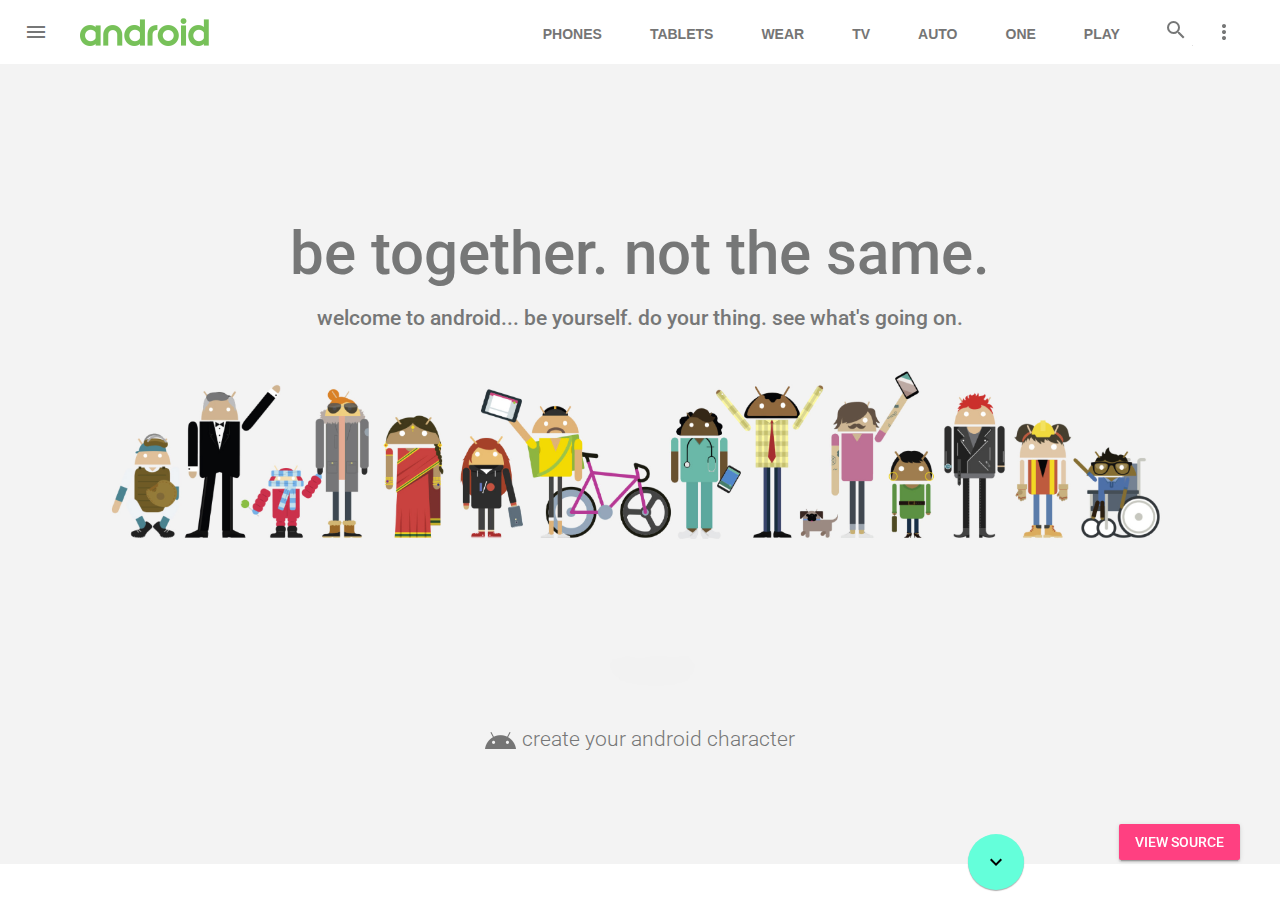
<file: templates/android-dot-com/index.html>
<!doctype html>
<!--
  Material Design Lite
  Copyright 2015 Google Inc. All rights reserved.

  Licensed under the Apache License, Version 2.0 (the "License");
  you may not use this file except in compliance with the License.
  You may obtain a copy of the License at

      https://www.apache.org/licenses/LICENSE-2.0

  Unless required by applicable law or agreed to in writing, software
  distributed under the License is distributed on an "AS IS" BASIS,
  WITHOUT WARRANTIES OR CONDITIONS OF ANY KIND, either express or implied.
  See the License for the specific language governing permissions and
  limitations under the License
-->

<html lang="en">
  <head>
    <meta charset="utf-8">
    <meta http-equiv="X-UA-Compatible" content="IE=edge">
    <meta name="description" content="Introducing Lollipop, a sweet new take on Android.">
    <meta name="viewport" content="width=device-width, initial-scale=1">
    <title>Android</title>

    <!-- Page styles -->
    <link href="https://fonts.googleapis.com/css?family=Roboto:regular,bold,italic,thin,light,bolditalic,black,medium&amp;lang=en" rel="stylesheet">
    <link href="https://fonts.googleapis.com/icon?family=Material+Icons" rel="stylesheet">
    <link rel="stylesheet" href="material.min.css">
    <link rel="stylesheet" href="styles.css">
    <style>
    #view-source {
      position: fixed;
      display: block;
      right: 0;
      bottom: 0;
      margin-right: 40px;
      margin-bottom: 40px;
      z-index: 900;
    }
    </style>
  </head>
  <body>
    <div class="mdl-layout mdl-js-layout mdl-layout--fixed-header">

      <div class="android-header mdl-layout__header mdl-layout__header--waterfall">
        <div class="mdl-layout__header-row">
          <span class="android-title mdl-layout-title">
            <img class="android-logo-image" src="images/android-logo.png">
          </span>
          <!-- Add spacer, to align navigation to the right in desktop -->
          <div class="android-header-spacer mdl-layout-spacer"></div>
          <div class="android-search-box mdl-textfield mdl-js-textfield mdl-textfield--expandable mdl-textfield--floating-label mdl-textfield--align-right mdl-textfield--full-width">
            <label class="mdl-button mdl-js-button mdl-button--icon" for="search-field">
              <i class="material-icons">search</i>
            </label>
            <div class="mdl-textfield__expandable-holder">
              <input class="mdl-textfield__input" type="text" id="search-field">
            </div>
          </div>
          <!-- Navigation -->
          <div class="android-navigation-container">
            <nav class="android-navigation mdl-navigation">
              <a class="mdl-navigation__link mdl-typography--text-uppercase" href="">Phones</a>
              <a class="mdl-navigation__link mdl-typography--text-uppercase" href="">Tablets</a>
              <a class="mdl-navigation__link mdl-typography--text-uppercase" href="">Wear</a>
              <a class="mdl-navigation__link mdl-typography--text-uppercase" href="">TV</a>
              <a class="mdl-navigation__link mdl-typography--text-uppercase" href="">Auto</a>
              <a class="mdl-navigation__link mdl-typography--text-uppercase" href="">One</a>
              <a class="mdl-navigation__link mdl-typography--text-uppercase" href="">Play</a>
            </nav>
          </div>
          <span class="android-mobile-title mdl-layout-title">
            <img class="android-logo-image" src="images/android-logo.png">
          </span>
          <button class="android-more-button mdl-button mdl-js-button mdl-button--icon mdl-js-ripple-effect" id="more-button">
            <i class="material-icons">more_vert</i>
          </button>
          <ul class="mdl-menu mdl-js-menu mdl-menu--bottom-right mdl-js-ripple-effect" for="more-button">
            <li class="mdl-menu__item">5.0 Lollipop</li>
            <li class="mdl-menu__item">4.4 KitKat</li>
            <li disabled class="mdl-menu__item">4.3 Jelly Bean</li>
            <li class="mdl-menu__item">Android History</li>
          </ul>
        </div>
      </div>

      <div class="android-drawer mdl-layout__drawer">
        <span class="mdl-layout-title">
          <img class="android-logo-image" src="images/android-logo-white.png">
        </span>
        <nav class="mdl-navigation">
          <a class="mdl-navigation__link" href="">Phones</a>
          <a class="mdl-navigation__link" href="">Tablets</a>
          <a class="mdl-navigation__link" href="">Wear</a>
          <a class="mdl-navigation__link" href="">TV</a>
          <a class="mdl-navigation__link" href="">Auto</a>
          <a class="mdl-navigation__link" href="">One</a>
          <a class="mdl-navigation__link" href="">Play</a>
          <div class="android-drawer-separator"></div>
          <span class="mdl-navigation__link" href="">Versions</span>
          <a class="mdl-navigation__link" href="">Lollipop 5.0</a>
          <a class="mdl-navigation__link" href="">KitKat 4.4</a>
          <a class="mdl-navigation__link" href="">Jelly Bean 4.3</a>
          <a class="mdl-navigation__link" href="">Android history</a>
          <div class="android-drawer-separator"></div>
          <span class="mdl-navigation__link" href="">Resources</span>
          <a class="mdl-navigation__link" href="">Official blog</a>
          <a class="mdl-navigation__link" href="">Android on Google+</a>
          <a class="mdl-navigation__link" href="">Android on Twitter</a>
          <div class="android-drawer-separator"></div>
          <span class="mdl-navigation__link" href="">For developers</span>
          <a class="mdl-navigation__link" href="">App developer resources</a>
          <a class="mdl-navigation__link" href="">Android Open Source Project</a>
          <a class="mdl-navigation__link" href="">Android SDK</a>
        </nav>
      </div>

      <div class="android-content mdl-layout__content">
        <a name="top"></a>
        <div class="android-be-together-section mdl-typography--text-center">
          <div class="logo-font android-slogan">be together. not the same.</div>
          <div class="logo-font android-sub-slogan">welcome to android... be yourself. do your thing. see what's going on.</div>
          <div class="logo-font android-create-character">
            <a href=""><img src="images/andy.png"> create your android character</a>
          </div>

          <a href="#screens">
            <button class="android-fab mdl-button mdl-button--colored mdl-js-button mdl-button--fab mdl-js-ripple-effect">
              <i class="material-icons">expand_more</i>
            </button>
          </a>
        </div>
        <div class="android-screen-section mdl-typography--text-center">
          <a name="screens"></a>
          <div class="mdl-typography--display-1-color-contrast">Powering screens of all sizes</div>
          <div class="android-screens">
            <div class="android-wear android-screen">
              <a class="android-image-link" href="">
                <img class="android-screen-image" src="images/wear-silver-on.png">
                <img class="android-screen-image" src="images/wear-black-on.png">
              </a>
              <a class="android-link mdl-typography--font-regular mdl-typography--text-uppercase" href="">Android Wear</a>
            </div>
            <div class="android-phone android-screen">
              <a class="android-image-link" href="">
                <img class="android-screen-image" src="images/nexus6-on.jpg">
              </a>
              <a class="android-link mdl-typography--font-regular mdl-typography--text-uppercase" href="">Phones</a>
            </div>
            <div class="android-tablet android-screen">
              <a class="android-image-link" href="">
                <img class="android-screen-image" src="images/nexus9-on.jpg">
              </a>
              <a class="android-link mdl-typography--font-regular mdl-typography--text-uppercase" href="">Tablets</a>
            </div>
            <div class="android-tv android-screen">
              <a class="android-image-link" href="">
                <img class="android-screen-image" src="images/tv-on.jpg">
              </a>
              <a class="android-link mdl-typography--font-regular mdl-typography--text-uppercase" href="">Android TV</a>
            </div>
            <div class="android-auto android-screen">
              <a class="android-image-link" href="">
                <img class="android-screen-image" src="images/auto-on.jpg">
              </a>
              <a class="android-link mdl-typography--font-regular mdl-typography--text-uppercase mdl-typography--text-left" href="">Coming Soon: Android Auto</a>
            </div>
          </div>
        </div>
        <div class="android-wear-section">
          <div class="android-wear-band">
            <div class="android-wear-band-text">
              <div class="mdl-typography--display-2 mdl-typography--font-thin">The best of Google built in</div>
              <p class="mdl-typography--headline mdl-typography--font-thin">
                Android works perfectly with your favourite apps like Google Maps,
                Calendar and YouTube.
              </p>
              <p>
                <a class="mdl-typography--font-regular mdl-typography--text-uppercase android-alt-link" href="">
                  See what's new in the Play Store&nbsp;<i class="material-icons">chevron_right</i>
                </a>
              </p>
            </div>
          </div>
        </div>
        <div class="android-customized-section">
          <div class="android-customized-section-text">
            <div class="mdl-typography--font-light mdl-typography--display-1-color-contrast">Customised by you, for you</div>
            <p class="mdl-typography--font-light">
              Put the stuff that you care about right on your home screen: the latest news, the weather or a stream of your recent photos.
              <br>
              <a href="" class="android-link mdl-typography--font-light">Customise your phone</a>
            </p>
          </div>
          <div class="android-customized-section-image"></div>
        </div>
        <div class="android-more-section">
          <div class="android-section-title mdl-typography--display-1-color-contrast">More from Android</div>
          <div class="android-card-container mdl-grid">
            <div class="mdl-cell mdl-cell--3-col mdl-cell--4-col-tablet mdl-cell--4-col-phone mdl-card mdl-shadow--3dp">
              <div class="mdl-card__media">
                <img src="images/more-from-1.png">
              </div>
              <div class="mdl-card__title">
                 <h4 class="mdl-card__title-text">Get going on Android</h4>
              </div>
              <div class="mdl-card__supporting-text">
                <span class="mdl-typography--font-light mdl-typography--subhead">Four tips to make your switch to Android quick and easy</span>
              </div>
              <div class="mdl-card__actions">
                 <a class="android-link mdl-button mdl-js-button mdl-typography--text-uppercase" href="">
                   Make the switch
                   <i class="material-icons">chevron_right</i>
                 </a>
              </div>
            </div>

            <div class="mdl-cell mdl-cell--3-col mdl-cell--4-col-tablet mdl-cell--4-col-phone mdl-card mdl-shadow--3dp">
              <div class="mdl-card__media">
                <img src="images/more-from-4.png">
              </div>
              <div class="mdl-card__title">
                 <h4 class="mdl-card__title-text">Create your own Android character</h4>
              </div>
              <div class="mdl-card__supporting-text">
                <span class="mdl-typography--font-light mdl-typography--subhead">Turn the little green Android mascot into you, your friends, anyone!</span>
              </div>
              <div class="mdl-card__actions">
                 <a class="android-link mdl-button mdl-js-button mdl-typography--text-uppercase" href="">
                   androidify.com
                   <i class="material-icons">chevron_right</i>
                 </a>
              </div>
            </div>

            <div class="mdl-cell mdl-cell--3-col mdl-cell--4-col-tablet mdl-cell--4-col-phone mdl-card mdl-shadow--3dp">
              <div class="mdl-card__media">
                <img src="images/more-from-2.png">
              </div>
              <div class="mdl-card__title">
                 <h4 class="mdl-card__title-text">Get a clean customisable home screen</h4>
              </div>
              <div class="mdl-card__supporting-text">
                <span class="mdl-typography--font-light mdl-typography--subhead">A clean, simple, customisable home screen that comes with the power of Google Now: Traffic alerts, weather and much more, just a swipe away.</span>
              </div>
              <div class="mdl-card__actions">
                 <a class="android-link mdl-button mdl-js-button mdl-typography--text-uppercase" href="">
                   Download now
                   <i class="material-icons">chevron_right</i>
                 </a>
              </div>
            </div>

            <div class="mdl-cell mdl-cell--3-col mdl-cell--4-col-tablet mdl-cell--4-col-phone mdl-card mdl-shadow--3dp">
              <div class="mdl-card__media">
                <img src="images/more-from-3.png">
              </div>
              <div class="mdl-card__title">
                 <h4 class="mdl-card__title-text">Millions to choose from</h4>
              </div>
              <div class="mdl-card__supporting-text">
                <span class="mdl-typography--font-light mdl-typography--subhead">Hail a taxi, find a recipe, run through a temple – Google Play has all the apps and games that let you make your Android device uniquely yours.</span>
              </div>
              <div class="mdl-card__actions">
                 <a class="android-link mdl-button mdl-js-button mdl-typography--text-uppercase" href="">
                   Find apps
                   <i class="material-icons">chevron_right</i>
                 </a>
              </div>
            </div>
          </div>
        </div>

        <footer class="android-footer mdl-mega-footer">
          <div class="mdl-mega-footer--top-section">
            <div class="mdl-mega-footer--left-section">
              <button class="mdl-mega-footer--social-btn"></button>
              &nbsp;
              <button class="mdl-mega-footer--social-btn"></button>
              &nbsp;
              <button class="mdl-mega-footer--social-btn"></button>
            </div>
            <div class="mdl-mega-footer--right-section">
              <a class="mdl-typography--font-light" href="#top">
                Back to Top
                <i class="material-icons">expand_less</i>
              </a>
            </div>
          </div>

          <div class="mdl-mega-footer--middle-section">
            <p class="mdl-typography--font-light">Satellite imagery: © 2014 Astrium, DigitalGlobe</p>
            <p class="mdl-typography--font-light">Some features and devices may not be available in all areas</p>
          </div>

          <div class="mdl-mega-footer--bottom-section">
            <a class="android-link android-link-menu mdl-typography--font-light" id="version-dropdown">
              Versions
              <i class="material-icons">arrow_drop_up</i>
            </a>
            <ul class="mdl-menu mdl-js-menu mdl-menu--top-left mdl-js-ripple-effect" for="version-dropdown">
              <li class="mdl-menu__item">5.0 Lollipop</li>
              <li class="mdl-menu__item">4.4 KitKat</li>
              <li class="mdl-menu__item">4.3 Jelly Bean</li>
              <li class="mdl-menu__item">Android History</li>
            </ul>
            <a class="android-link android-link-menu mdl-typography--font-light" id="developers-dropdown">
              For Developers
              <i class="material-icons">arrow_drop_up</i>
            </a>
            <ul class="mdl-menu mdl-js-menu mdl-menu--top-left mdl-js-ripple-effect" for="developers-dropdown">
              <li class="mdl-menu__item">App developer resources</li>
              <li class="mdl-menu__item">Android Open Source Project</li>
              <li class="mdl-menu__item">Android SDK</li>
              <li class="mdl-menu__item">Android for Work</li>
            </ul>
            <a class="android-link mdl-typography--font-light" href="">Blog</a>
            <a class="android-link mdl-typography--font-light" href="">Privacy Policy</a>
          </div>

        </footer>
      </div>
    </div>
    <a href="https://github.com/google/material-design-lite/blob/master/templates/android-dot-com/" target="_blank" id="view-source" class="mdl-button mdl-js-button mdl-button--raised mdl-js-ripple-effect mdl-color--accent mdl-color-text--accent-contrast">View Source</a>
    <script src="../../material.min.js"></script>


  </body>
</html>
</file>
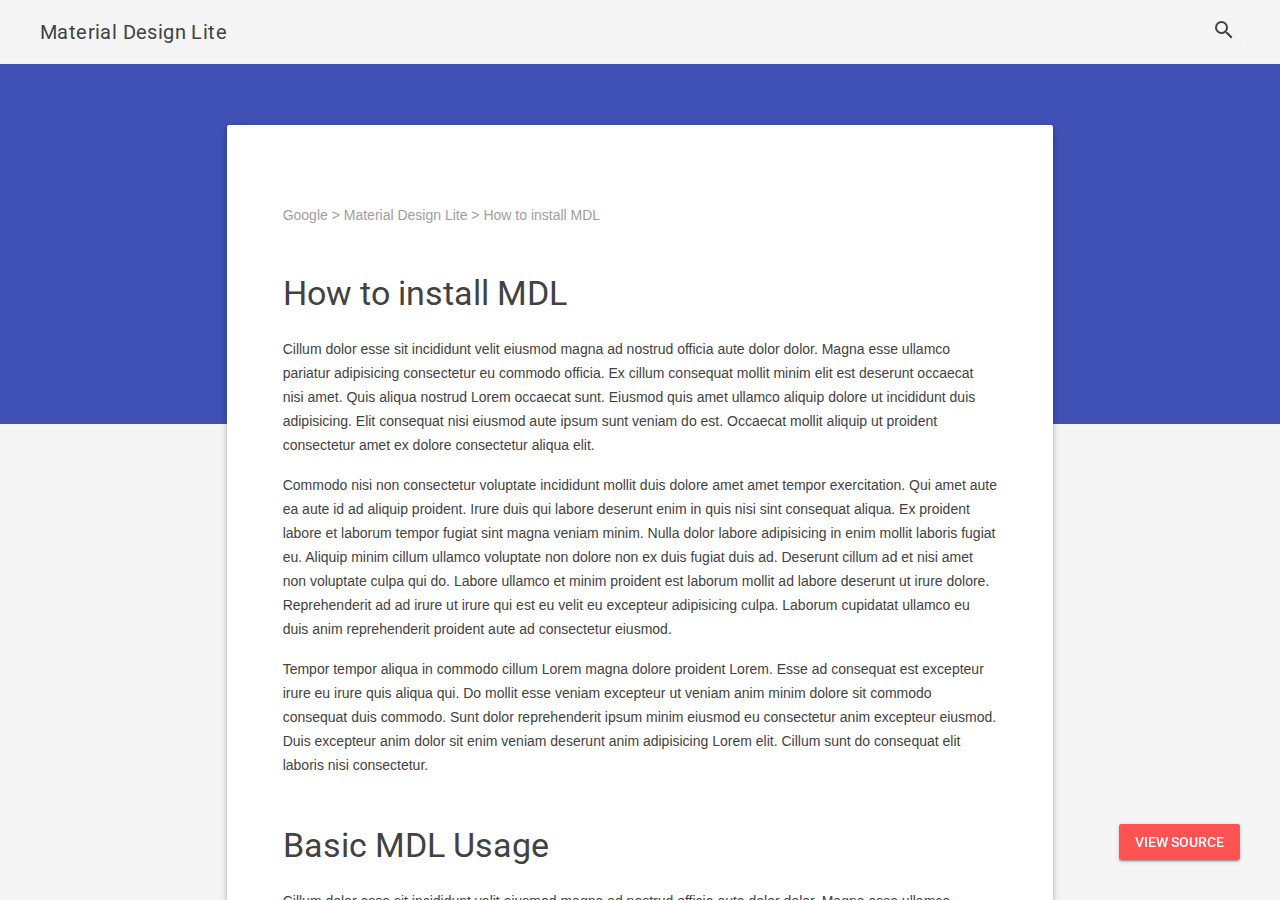
<file: templates/article/index.html>
<!doctype html>
<!--
  Material Design Lite
  Copyright 2015 Google Inc. All rights reserved.

  Licensed under the Apache License, Version 2.0 (the "License");
  you may not use this file except in compliance with the License.
  You may obtain a copy of the License at

      https://www.apache.org/licenses/LICENSE-2.0

  Unless required by applicable law or agreed to in writing, software
  distributed under the License is distributed on an "AS IS" BASIS,
  WITHOUT WARRANTIES OR CONDITIONS OF ANY KIND, either express or implied.
  See the License for the specific language governing permissions and
  limitations under the License
-->
<html lang="en">
  <head>
    <meta charset="utf-8">
    <meta http-equiv="X-UA-Compatible" content="IE=edge">
    <meta name="description" content="A front-end template that helps you build fast, modern mobile web apps.">
    <meta name="viewport" content="width=device-width, initial-scale=1">
    <title>Material Design Lite</title>

    <!-- Add to homescreen for Chrome on Android -->
    <meta name="mobile-web-app-capable" content="yes">
    <link rel="icon" sizes="192x192" href="images/android-desktop.png">

    <!-- Add to homescreen for Safari on iOS -->
    <meta name="apple-mobile-web-app-capable" content="yes">
    <meta name="apple-mobile-web-app-status-bar-style" content="black">
    <meta name="apple-mobile-web-app-title" content="Material Design Lite">
    <link rel="apple-touch-icon-precomposed" href="images/ios-desktop.png">

    <!-- Tile icon for Win8 (144x144 + tile color) -->
    <meta name="msapplication-TileImage" content="images/touch/ms-touch-icon-144x144-precomposed.png">
    <meta name="msapplication-TileColor" content="#3372DF">

    <link rel="shortcut icon" href="images/favicon.png">

    <!-- SEO: If your mobile URL is different from the desktop URL, add a canonical link to the desktop page https://developers.google.com/webmasters/smartphone-sites/feature-phones -->
    <!--
    <link rel="canonical" href="http://www.example.com/">
    -->

    <link href='//fonts.googleapis.com/css?family=Roboto:regular,bold,italic,thin,light,bolditalic,black,medium&amp;lang=en' rel='stylesheet' type='text/css'>
    <link href="https://fonts.googleapis.com/icon?family=Material+Icons"
      rel="stylesheet">
    <link rel="stylesheet" href="material.min.css">
    <link rel="stylesheet" href="styles.css">
    <style>
    #view-source {
      position: fixed;
      display: block;
      right: 0;
      bottom: 0;
      margin-right: 40px;
      margin-bottom: 40px;
      z-index: 900;
    }
    </style>
  </head>
  <body>
    <div class="demo-layout mdl-layout mdl-layout--fixed-header mdl-js-layout mdl-color--grey-100">
      <header class="demo-header mdl-layout__header mdl-layout__header--scroll mdl-color--grey-100 mdl-color-text--grey-800">
        <div class="mdl-layout__header-row">
          <span class="mdl-layout-title">Material Design Lite</span>
          <div class="mdl-layout-spacer"></div>
          <div class="mdl-textfield mdl-js-textfield mdl-textfield--expandable">
            <label class="mdl-button mdl-js-button mdl-button--icon" for="search">
              <i class="material-icons">search</i>
            </label>
            <div class="mdl-textfield__expandable-holder">
              <input class="mdl-textfield__input" type="text" id="search">
              <label class="mdl-textfield__label" for="search">Enter your query...</label>
            </div>
          </div>
        </div>
      </header>
      <div class="demo-ribbon"></div>
      <main class="demo-main mdl-layout__content">
        <div class="demo-container mdl-grid">
          <div class="mdl-cell mdl-cell--2-col mdl-cell--hide-tablet mdl-cell--hide-phone"></div>
          <div class="demo-content mdl-color--white mdl-shadow--4dp content mdl-color-text--grey-800 mdl-cell mdl-cell--8-col">
            <div class="demo-crumbs mdl-color-text--grey-500">
              Google &gt; Material Design Lite &gt; How to install MDL
            </div>
            <h3>How to install MDL</h3>
              <p>
                Cillum dolor esse sit incididunt velit eiusmod magna ad nostrud officia aute dolor dolor. Magna esse ullamco pariatur adipisicing consectetur eu commodo officia. Ex cillum consequat mollit minim elit est deserunt occaecat nisi amet. Quis aliqua nostrud Lorem occaecat sunt. Eiusmod quis amet ullamco aliquip dolore ut incididunt duis adipisicing. Elit consequat nisi eiusmod aute ipsum sunt veniam do est. Occaecat mollit aliquip ut proident consectetur amet ex dolore consectetur aliqua elit.
              </p>
              <p>
                Commodo nisi non consectetur voluptate incididunt mollit duis dolore amet amet tempor exercitation. Qui amet aute ea aute id ad aliquip proident. Irure duis qui labore deserunt enim in quis nisi sint consequat aliqua. Ex proident labore et laborum tempor fugiat sint magna veniam minim. Nulla dolor labore adipisicing in enim mollit laboris fugiat eu. Aliquip minim cillum ullamco voluptate non dolore non ex duis fugiat duis ad. Deserunt cillum ad et nisi amet non voluptate culpa qui do. Labore ullamco et minim proident est laborum mollit ad labore deserunt ut irure dolore. Reprehenderit ad ad irure ut irure qui est eu velit eu excepteur adipisicing culpa. Laborum cupidatat ullamco eu duis anim reprehenderit proident aute ad consectetur eiusmod.
              </p>
              <p>
                Tempor tempor aliqua in commodo cillum Lorem magna dolore proident Lorem. Esse ad consequat est excepteur irure eu irure quis aliqua qui. Do mollit esse veniam excepteur ut veniam anim minim dolore sit commodo consequat duis commodo. Sunt dolor reprehenderit ipsum minim eiusmod eu consectetur anim excepteur eiusmod. Duis excepteur anim dolor sit enim veniam deserunt anim adipisicing Lorem elit. Cillum sunt do consequat elit laboris nisi consectetur.
              </p>
            <h3>Basic MDL Usage</h3>
              <p>
                Cillum dolor esse sit incididunt velit eiusmod magna ad nostrud officia aute dolor dolor. Magna esse ullamco pariatur adipisicing consectetur eu commodo officia. Ex cillum consequat mollit minim elit est deserunt occaecat nisi amet. Quis aliqua nostrud Lorem occaecat sunt. Eiusmod quis amet ullamco aliquip dolore ut incididunt duis adipisicing. Elit consequat nisi eiusmod aute ipsum sunt veniam do est. Occaecat mollit aliquip ut proident consectetur amet ex dolore consectetur aliqua elit.
              </p>
              <p>
                Commodo nisi non consectetur voluptate incididunt mollit duis dolore amet amet tempor exercitation. Qui amet aute ea aute id ad aliquip proident. Irure duis qui labore deserunt enim in quis nisi sint consequat aliqua. Ex proident labore et laborum tempor fugiat sint magna veniam minim. Nulla dolor labore adipisicing in enim mollit laboris fugiat eu. Aliquip minim cillum ullamco voluptate non dolore non ex duis fugiat duis ad. Deserunt cillum ad et nisi amet non voluptate culpa qui do. Labore ullamco et minim proident est laborum mollit ad labore deserunt ut irure dolore. Reprehenderit ad ad irure ut irure qui est eu velit eu excepteur adipisicing culpa. Laborum cupidatat ullamco eu duis anim reprehenderit proident aute ad consectetur eiusmod.
              </p>
              <p>
                Cillum dolor esse sit incididunt velit eiusmod magna ad nostrud officia aute dolor dolor. Magna esse ullamco pariatur adipisicing consectetur eu commodo officia. Ex cillum consequat mollit minim elit est deserunt occaecat nisi amet. Quis aliqua nostrud Lorem occaecat sunt. Eiusmod quis amet ullamco aliquip dolore ut incididunt duis adipisicing. Elit consequat nisi eiusmod aute ipsum sunt veniam do est. Occaecat mollit aliquip ut proident consectetur amet ex dolore consectetur aliqua elit.
              </p>
              <p>
                Commodo nisi non consectetur voluptate incididunt mollit duis dolore amet amet tempor exercitation. Qui amet aute ea aute id ad aliquip proident. Irure duis qui labore deserunt enim in quis nisi sint consequat aliqua. Ex proident labore et laborum tempor fugiat sint magna veniam minim. Nulla dolor labore adipisicing in enim mollit laboris fugiat eu. Aliquip minim cillum ullamco voluptate non dolore non ex duis fugiat duis ad. Deserunt cillum ad et nisi amet non voluptate culpa qui do. Labore ullamco et minim proident est laborum mollit ad labore deserunt ut irure dolore. Reprehenderit ad ad irure ut irure qui est eu velit eu excepteur adipisicing culpa. Laborum cupidatat ullamco eu duis anim reprehenderit proident aute ad consectetur eiusmod.
              </p>
              <p>
                Cillum dolor esse sit incididunt velit eiusmod magna ad nostrud officia aute dolor dolor. Magna esse ullamco pariatur adipisicing consectetur eu commodo officia. Ex cillum consequat mollit minim elit est deserunt occaecat nisi amet. Quis aliqua nostrud Lorem occaecat sunt. Eiusmod quis amet ullamco aliquip dolore ut incididunt duis adipisicing. Elit consequat nisi eiusmod aute ipsum sunt veniam do est. Occaecat mollit aliquip ut proident consectetur amet ex dolore consectetur aliqua elit.
              </p>
              <p>
                Commodo nisi non consectetur voluptate incididunt mollit duis dolore amet amet tempor exercitation. Qui amet aute ea aute id ad aliquip proident. Irure duis qui labore deserunt enim in quis nisi sint consequat aliqua. Ex proident labore et laborum tempor fugiat sint magna veniam minim. Nulla dolor labore adipisicing in enim mollit laboris fugiat eu. Aliquip minim cillum ullamco voluptate non dolore non ex duis fugiat duis ad. Deserunt cillum ad et nisi amet non voluptate culpa qui do. Labore ullamco et minim proident est laborum mollit ad labore deserunt ut irure dolore. Reprehenderit ad ad irure ut irure qui est eu velit eu excepteur adipisicing culpa. Laborum cupidatat ullamco eu duis anim reprehenderit proident aute ad consectetur eiusmod.
              </p>
              <p>
                Cillum dolor esse sit incididunt velit eiusmod magna ad nostrud officia aute dolor dolor. Magna esse ullamco pariatur adipisicing consectetur eu commodo officia. Ex cillum consequat mollit minim elit est deserunt occaecat nisi amet. Quis aliqua nostrud Lorem occaecat sunt. Eiusmod quis amet ullamco aliquip dolore ut incididunt duis adipisicing. Elit consequat nisi eiusmod aute ipsum sunt veniam do est. Occaecat mollit aliquip ut proident consectetur amet ex dolore consectetur aliqua elit.
              </p>
              <p>
                Commodo nisi non consectetur voluptate incididunt mollit duis dolore amet amet tempor exercitation. Qui amet aute ea aute id ad aliquip proident. Irure duis qui labore deserunt enim in quis nisi sint consequat aliqua. Ex proident labore et laborum tempor fugiat sint magna veniam minim. Nulla dolor labore adipisicing in enim mollit laboris fugiat eu. Aliquip minim cillum ullamco voluptate non dolore non ex duis fugiat duis ad. Deserunt cillum ad et nisi amet non voluptate culpa qui do. Labore ullamco et minim proident est laborum mollit ad labore deserunt ut irure dolore. Reprehenderit ad ad irure ut irure qui est eu velit eu excepteur adipisicing culpa. Laborum cupidatat ullamco eu duis anim reprehenderit proident aute ad consectetur eiusmod.
              </p>
          </div>
        </div>
        <footer class="demo-footer mdl-mini-footer">
          <div class="mdl-mini-footer--left-section">
            <ul class="mdl-mini-footer--link-list">
              <li><a href="#">Help</a></li>
              <li><a href="#">Privacy and Terms</a></li>
              <li><a href="#">User Agreement</a></li>
            </ul>
          </div>
        </footer>
      </main>
    </div>
    <a href="https://github.com/google/material-design-lite/blob/master/templates/article/" target="_blank" id="view-source" class="mdl-button mdl-js-button mdl-button--raised mdl-js-ripple-effect mdl-color--accent mdl-color-text--accent-contrast">View Source</a>
    <script src="../../material.min.js"></script>
  </body>
</html>
</file>
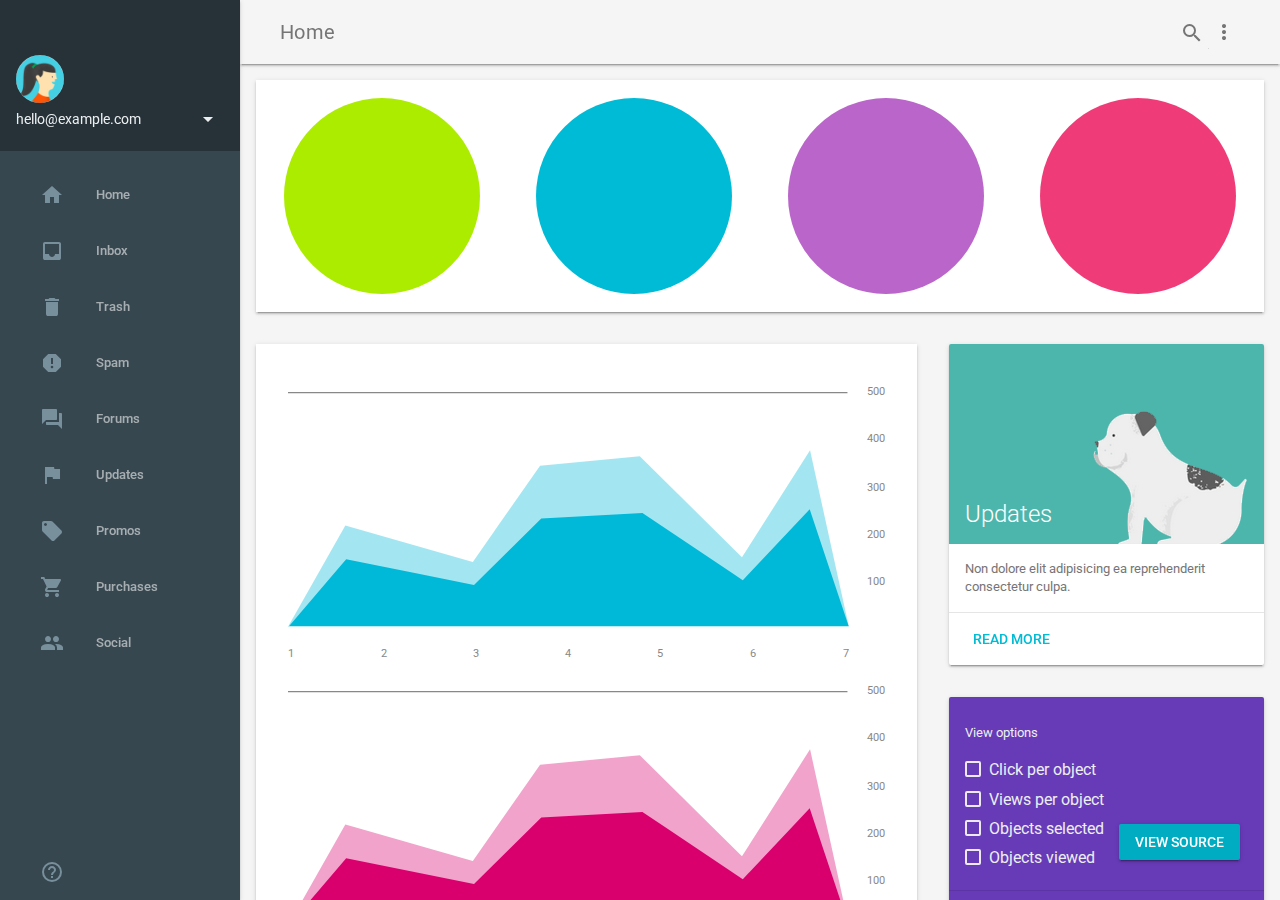
<file: templates/dashboard/index.html>
<!doctype html>
<!--
  Material Design Lite
  Copyright 2015 Google Inc. All rights reserved.

  Licensed under the Apache License, Version 2.0 (the "License");
  you may not use this file except in compliance with the License.
  You may obtain a copy of the License at

      https://www.apache.org/licenses/LICENSE-2.0

  Unless required by applicable law or agreed to in writing, software
  distributed under the License is distributed on an "AS IS" BASIS,
  WITHOUT WARRANTIES OR CONDITIONS OF ANY KIND, either express or implied.
  See the License for the specific language governing permissions and
  limitations under the License
-->
<html lang="en">
  <head>
    <meta charset="utf-8">
    <meta http-equiv="X-UA-Compatible" content="IE=edge">
    <meta name="description" content="A front-end template that helps you build fast, modern mobile web apps.">
    <meta name="viewport" content="width=device-width, initial-scale=1">
    <title>Material Design Lite</title>

    <!-- Add to homescreen for Chrome on Android -->
    <meta name="mobile-web-app-capable" content="yes">
    <link rel="icon" sizes="192x192" href="images/android-desktop.png">

    <!-- Add to homescreen for Safari on iOS -->
    <meta name="apple-mobile-web-app-capable" content="yes">
    <meta name="apple-mobile-web-app-status-bar-style" content="black">
    <meta name="apple-mobile-web-app-title" content="Material Design Lite">
    <link rel="apple-touch-icon-precomposed" href="images/ios-desktop.png">

    <!-- Tile icon for Win8 (144x144 + tile color) -->
    <meta name="msapplication-TileImage" content="images/touch/ms-touch-icon-144x144-precomposed.png">
    <meta name="msapplication-TileColor" content="#3372DF">

    <link rel="shortcut icon" href="images/favicon.png">

    <!-- SEO: If your mobile URL is different from the desktop URL, add a canonical link to the desktop page https://developers.google.com/webmasters/smartphone-sites/feature-phones -->
    <!--
    <link rel="canonical" href="http://www.example.com/">
    -->

    <link href="https://fonts.googleapis.com/css?family=Roboto:regular,bold,italic,thin,light,bolditalic,black,medium&amp;lang=en" rel="stylesheet">
    <link href="https://fonts.googleapis.com/icon?family=Material+Icons" rel="stylesheet">
    <link rel="stylesheet" href="material.min.css">
    <link rel="stylesheet" href="styles.css">
    <style>
    #view-source {
      position: fixed;
      display: block;
      right: 0;
      bottom: 0;
      margin-right: 40px;
      margin-bottom: 40px;
      z-index: 900;
    }
    </style>
  </head>
  <body>
    <div class="demo-layout mdl-layout mdl-js-layout mdl-layout--fixed-drawer mdl-layout--fixed-header">
      <header class="demo-header mdl-layout__header mdl-color--grey-100 mdl-color-text--grey-600">
        <div class="mdl-layout__header-row">
          <span class="mdl-layout-title">Home</span>
          <div class="mdl-layout-spacer"></div>
          <div class="mdl-textfield mdl-js-textfield mdl-textfield--expandable">
            <label class="mdl-button mdl-js-button mdl-button--icon" for="search">
              <i class="material-icons">search</i>
            </label>
            <div class="mdl-textfield__expandable-holder">
              <input class="mdl-textfield__input" type="text" id="search">
              <label class="mdl-textfield__label" for="search">Enter your query...</label>
            </div>
          </div>
          <button class="mdl-button mdl-js-button mdl-js-ripple-effect mdl-button--icon" id="hdrbtn">
            <i class="material-icons">more_vert</i>
          </button>
          <ul class="mdl-menu mdl-js-menu mdl-js-ripple-effect mdl-menu--bottom-right" for="hdrbtn">
            <li class="mdl-menu__item">About</li>
            <li class="mdl-menu__item">Contact</li>
            <li class="mdl-menu__item">Legal information</li>
          </ul>
        </div>
      </header>
      <div class="demo-drawer mdl-layout__drawer mdl-color--blue-grey-900 mdl-color-text--blue-grey-50">
        <header class="demo-drawer-header">
          <img src="images/user.jpg" class="demo-avatar">
          <div class="demo-avatar-dropdown">
            <span>hello@example.com</span>
            <div class="mdl-layout-spacer"></div>
            <button id="accbtn" class="mdl-button mdl-js-button mdl-js-ripple-effect mdl-button--icon">
              <i class="material-icons" role="presentation">arrow_drop_down</i>
              <span class="visuallyhidden">Accounts</span>
            </button>
            <ul class="mdl-menu mdl-menu--bottom-right mdl-js-menu mdl-js-ripple-effect" for="accbtn">
              <li class="mdl-menu__item">hello@example.com</li>
              <li class="mdl-menu__item">info@example.com</li>
              <li class="mdl-menu__item"><i class="material-icons">add</i>Add another account...</li>
            </ul>
          </div>
        </header>
        <nav class="demo-navigation mdl-navigation mdl-color--blue-grey-800">
          <a class="mdl-navigation__link" href=""><i class="mdl-color-text--blue-grey-400 material-icons" role="presentation">home</i>Home</a>
          <a class="mdl-navigation__link" href=""><i class="mdl-color-text--blue-grey-400 material-icons" role="presentation">inbox</i>Inbox</a>
          <a class="mdl-navigation__link" href=""><i class="mdl-color-text--blue-grey-400 material-icons" role="presentation">delete</i>Trash</a>
          <a class="mdl-navigation__link" href=""><i class="mdl-color-text--blue-grey-400 material-icons" role="presentation">report</i>Spam</a>
          <a class="mdl-navigation__link" href=""><i class="mdl-color-text--blue-grey-400 material-icons" role="presentation">forum</i>Forums</a>
          <a class="mdl-navigation__link" href=""><i class="mdl-color-text--blue-grey-400 material-icons" role="presentation">flag</i>Updates</a>
          <a class="mdl-navigation__link" href=""><i class="mdl-color-text--blue-grey-400 material-icons" role="presentation">local_offer</i>Promos</a>
          <a class="mdl-navigation__link" href=""><i class="mdl-color-text--blue-grey-400 material-icons" role="presentation">shopping_cart</i>Purchases</a>
          <a class="mdl-navigation__link" href=""><i class="mdl-color-text--blue-grey-400 material-icons" role="presentation">people</i>Social</a>
          <div class="mdl-layout-spacer"></div>
          <a class="mdl-navigation__link" href=""><i class="mdl-color-text--blue-grey-400 material-icons" role="presentation">help_outline</i><span class="visuallyhidden">Help</span></a>
        </nav>
      </div>
      <main class="mdl-layout__content mdl-color--grey-100">
        <div class="mdl-grid demo-content">
          <div class="demo-charts mdl-color--white mdl-shadow--2dp mdl-cell mdl-cell--12-col mdl-grid">
            <svg fill="currentColor" width="200px" height="200px" viewBox="0 0 1 1" class="demo-chart mdl-cell mdl-cell--4-col mdl-cell--3-col-desktop">
              <use xlink:href="#piechart" mask="url(#piemask)">
              <text x="0.5" y="0.5" font-family="Roboto" font-size="0.3" fill="#888" text-anchor="middle" dy="0.1">82<tspan font-size="0.2" dy="-0.07">%</tspan></text>
            </svg>
            <svg fill="currentColor" width="200px" height="200px" viewBox="0 0 1 1" class="demo-chart mdl-cell mdl-cell--4-col mdl-cell--3-col-desktop">
              <use xlink:href="#piechart" mask="url(#piemask)">
              <text x="0.5" y="0.5" font-family="Roboto" font-size="0.3" fill="#888" text-anchor="middle" dy="0.1">82<tspan dy="-0.07" font-size="0.2">%</tspan></text>
            </svg>
            <svg fill="currentColor" width="200px" height="200px" viewBox="0 0 1 1" class="demo-chart mdl-cell mdl-cell--4-col mdl-cell--3-col-desktop">
              <use xlink:href="#piechart" mask="url(#piemask)">
              <text x="0.5" y="0.5" font-family="Roboto" font-size="0.3" fill="#888" text-anchor="middle" dy="0.1">82<tspan dy="-0.07" font-size="0.2">%</tspan></text>
            </svg>
            <svg fill="currentColor" width="200px" height="200px" viewBox="0 0 1 1" class="demo-chart mdl-cell mdl-cell--4-col mdl-cell--3-col-desktop">
              <use xlink:href="#piechart" mask="url(#piemask)">
              <text x="0.5" y="0.5" font-family="Roboto" font-size="0.3" fill="#888" text-anchor="middle" dy="0.1">82<tspan dy="-0.07" font-size="0.2">%</tspan></text>
            </svg>
          </div>
          <div class="demo-graphs mdl-shadow--2dp mdl-color--white mdl-cell mdl-cell--8-col">
            <svg fill="currentColor" viewBox="0 0 500 250" class="demo-graph">
              <use xlink:href="#chart">
            </svg>
            <svg fill="currentColor" viewBox="0 0 500 250" class="demo-graph">
              <use xlink:href="#chart">
            </svg>
          </div>
          <div class="demo-cards mdl-cell mdl-cell--4-col mdl-cell--8-col-tablet mdl-grid mdl-grid--no-spacing">
            <div class="demo-updates mdl-card mdl-shadow--2dp mdl-cell mdl-cell--4-col mdl-cell--4-col-tablet mdl-cell--12-col-desktop">
              <div class="mdl-card__title mdl-card--expand mdl-color--teal-300">
                <h2 class="mdl-card__title-text">Updates</h2>
              </div>
              <div class="mdl-card__supporting-text mdl-color-text--grey-600">
                Non dolore elit adipisicing ea reprehenderit consectetur culpa.
              </div>
              <div class="mdl-card__actions mdl-card--border">
                <a href="#" class="mdl-button mdl-js-button mdl-js-ripple-effect">Read More</a>
              </div>
            </div>
            <div class="demo-separator mdl-cell--1-col"></div>
            <div class="demo-options mdl-card mdl-color--deep-purple-500 mdl-shadow--2dp mdl-cell mdl-cell--4-col mdl-cell--3-col-tablet mdl-cell--12-col-desktop">
              <div class="mdl-card__supporting-text mdl-color-text--blue-grey-50">
                <h3>View options</h3>
                <ul>
                  <li>
                    <label for="chkbox1" class="mdl-checkbox mdl-js-checkbox mdl-js-ripple-effect">
                      <input type="checkbox" id="chkbox1" class="mdl-checkbox__input">
                      <span class="mdl-checkbox__label">Click per object</span>
                    </label>
                  </li>
                  <li>
                    <label for="chkbox2" class="mdl-checkbox mdl-js-checkbox mdl-js-ripple-effect">
                      <input type="checkbox" id="chkbox2" class="mdl-checkbox__input">
                      <span class="mdl-checkbox__label">Views per object</span>
                    </label>
                  </li>
                  <li>
                    <label for="chkbox3" class="mdl-checkbox mdl-js-checkbox mdl-js-ripple-effect">
                      <input type="checkbox" id="chkbox3" class="mdl-checkbox__input">
                      <span class="mdl-checkbox__label">Objects selected</span>
                    </label>
                  </li>
                  <li>
                    <label for="chkbox4" class="mdl-checkbox mdl-js-checkbox mdl-js-ripple-effect">
                      <input type="checkbox" id="chkbox4" class="mdl-checkbox__input">
                      <span class="mdl-checkbox__label">Objects viewed</span>
                    </label>
                  </li>
                </ul>
              </div>
              <div class="mdl-card__actions mdl-card--border">
                <a href="#" class="mdl-button mdl-js-button mdl-js-ripple-effect mdl-color-text--blue-grey-50">Change location</a>
                <div class="mdl-layout-spacer"></div>
                <i class="material-icons">location_on</i>
              </div>
            </div>
          </div>
        </div>
      </main>
    </div>
      <svg xmlns="http://www.w3.org/2000/svg" xmlns:xlink="http://www.w3.org/1999/xlink" version="1.1" style="position: fixed; left: -1000px; height: -1000px;">
        <defs>
          <mask id="piemask" maskContentUnits="objectBoundingBox">
            <circle cx=0.5 cy=0.5 r=0.49 fill="white">
            <circle cx=0.5 cy=0.5 r=0.40 fill="black">
          </mask>
          <g id="piechart">
            <circle cx=0.5 cy=0.5 r=0.5>
            <path d="M 0.5 0.5 0.5 0 A 0.5 0.5 0 0 1 0.95 0.28 z" stroke="none" fill="rgba(255, 255, 255, 0.75)">
          </g>
        </defs>
      </svg>
      <svg version="1.1" xmlns="http://www.w3.org/2000/svg" xmlns:xlink="http://www.w3.org/1999/xlink" viewBox="0 0 500 250" style="position: fixed; left: -1000px; height: -1000px;">
        <defs>
          <g id="chart">
            <g id="Gridlines">
              <line fill="#888888" stroke="#888888" stroke-miterlimit="10" x1="0" y1="27.3" x2="468.3" y2="27.3">
              <line fill="#888888" stroke="#888888" stroke-miterlimit="10" x1="0" y1="66.7" x2="468.3" y2="66.7">
              <line fill="#888888" stroke="#888888" stroke-miterlimit="10" x1="0" y1="105.3" x2="468.3" y2="105.3">
              <line fill="#888888" stroke="#888888" stroke-miterlimit="10" x1="0" y1="144.7" x2="468.3" y2="144.7">
              <line fill="#888888" stroke="#888888" stroke-miterlimit="10" x1="0" y1="184.3" x2="468.3" y2="184.3">
            </g>
            <g id="Numbers">
              <text transform="matrix(1 0 0 1 485 29.3333)" fill="#888888" font-family="'Roboto'" font-size="9">500</text>
              <text transform="matrix(1 0 0 1 485 69)" fill="#888888" font-family="'Roboto'" font-size="9">400</text>
              <text transform="matrix(1 0 0 1 485 109.3333)" fill="#888888" font-family="'Roboto'" font-size="9">300</text>
              <text transform="matrix(1 0 0 1 485 149)" fill="#888888" font-family="'Roboto'" font-size="9">200</text>
              <text transform="matrix(1 0 0 1 485 188.3333)" fill="#888888" font-family="'Roboto'" font-size="9">100</text>
              <text transform="matrix(1 0 0 1 0 249.0003)" fill="#888888" font-family="'Roboto'" font-size="9">1</text>
              <text transform="matrix(1 0 0 1 78 249.0003)" fill="#888888" font-family="'Roboto'" font-size="9">2</text>
              <text transform="matrix(1 0 0 1 154.6667 249.0003)" fill="#888888" font-family="'Roboto'" font-size="9">3</text>
              <text transform="matrix(1 0 0 1 232.1667 249.0003)" fill="#888888" font-family="'Roboto'" font-size="9">4</text>
              <text transform="matrix(1 0 0 1 309 249.0003)" fill="#888888" font-family="'Roboto'" font-size="9">5</text>
              <text transform="matrix(1 0 0 1 386.6667 249.0003)" fill="#888888" font-family="'Roboto'" font-size="9">6</text>
              <text transform="matrix(1 0 0 1 464.3333 249.0003)" fill="#888888" font-family="'Roboto'" font-size="9">7</text>
            </g>
            <g id="Layer_5">
              <polygon opacity="0.36" stroke-miterlimit="10" points="0,223.3 48,138.5 154.7,169 211,88.5
              294.5,80.5 380,165.2 437,75.5 469.5,223.3 	">
            </g>
            <g id="Layer_4">
              <polygon stroke-miterlimit="10" points="469.3,222.7 1,222.7 48.7,166.7 155.7,188.3 212,132.7
              296.7,128 380.7,184.3 436.7,125 	">
            </g>
          </g>
        </defs>
      </svg>
      <a href="https://github.com/google/material-design-lite/blob/master/templates/dashboard/" target="_blank" id="view-source" class="mdl-button mdl-js-button mdl-button--raised mdl-js-ripple-effect mdl-color--accent mdl-color-text--accent-contrast">View Source</a>
    <script src="../../material.min.js"></script>
  </body>
</html>
</file>
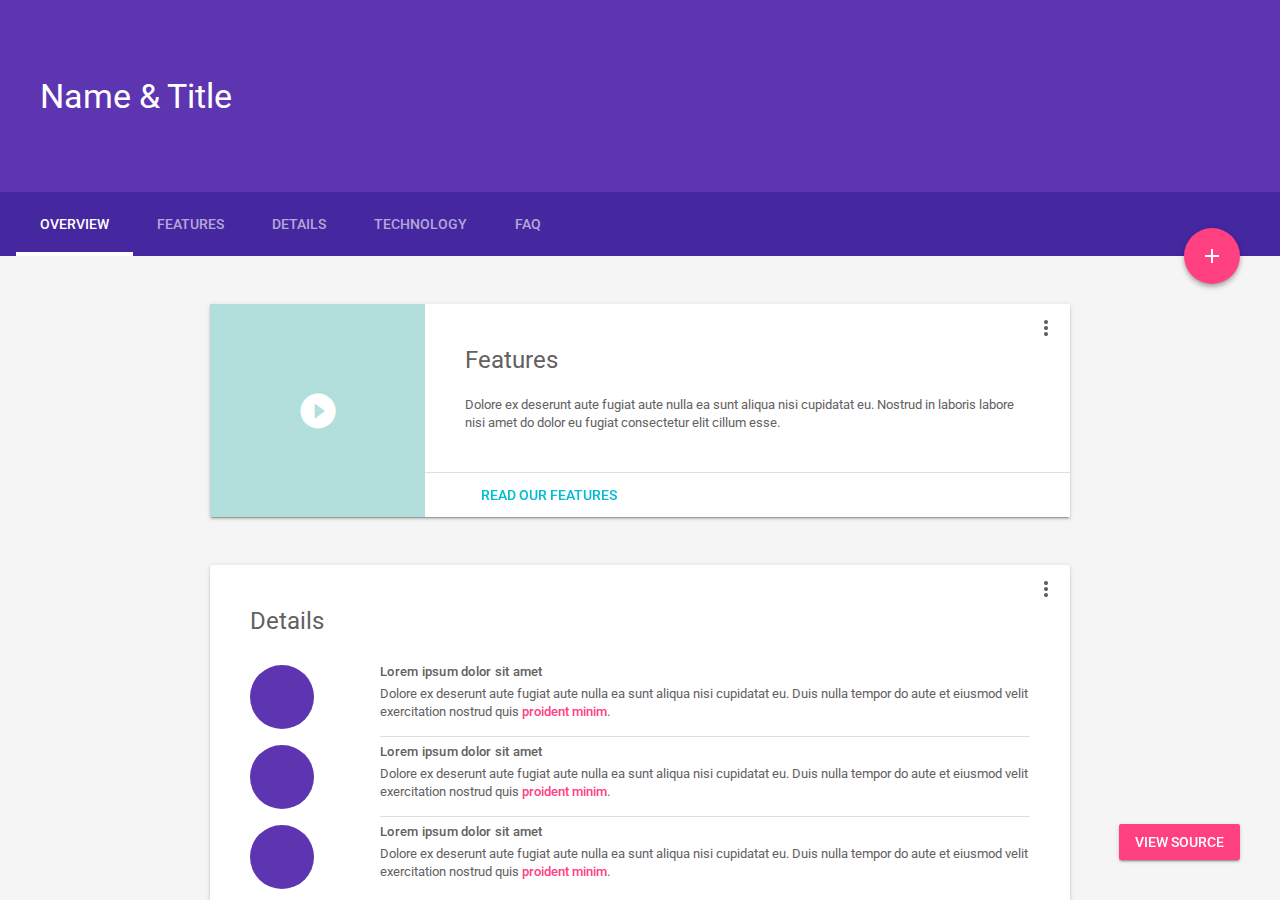
<file: templates/text-only/index.html>
<!doctype html>
<!--
  Material Design Lite
  Copyright 2015 Google Inc. All rights reserved.

  Licensed under the Apache License, Version 2.0 (the "License");
  you may not use this file except in compliance with the License.
  You may obtain a copy of the License at

      https://www.apache.org/licenses/LICENSE-2.0

  Unless required by applicable law or agreed to in writing, software
  distributed under the License is distributed on an "AS IS" BASIS,
  WITHOUT WARRANTIES OR CONDITIONS OF ANY KIND, either express or implied.
  See the License for the specific language governing permissions and
  limitations under the License
-->
<html lang="en">
  <head>
    <meta charset="utf-8">
    <meta http-equiv="X-UA-Compatible" content="IE=edge">
    <meta name="description" content="A front-end template that helps you build fast, modern mobile web apps.">
    <meta name="viewport" content="width=device-width, initial-scale=1">
    <title>Material Design Lite</title>

    <!-- Add to homescreen for Chrome on Android -->
    <meta name="mobile-web-app-capable" content="yes">
    <link rel="icon" sizes="192x192" href="images/android-desktop.png">

    <!-- Add to homescreen for Safari on iOS -->
    <meta name="apple-mobile-web-app-capable" content="yes">
    <meta name="apple-mobile-web-app-status-bar-style" content="black">
    <meta name="apple-mobile-web-app-title" content="Material Design Lite">
    <link rel="apple-touch-icon-precomposed" href="images/ios-desktop.png">

    <!-- Tile icon for Win8 (144x144 + tile color) -->
    <meta name="msapplication-TileImage" content="images/touch/ms-touch-icon-144x144-precomposed.png">
    <meta name="msapplication-TileColor" content="#3372DF">

    <link rel="shortcut icon" href="images/favicon.png">

    <!-- SEO: If your mobile URL is different from the desktop URL, add a canonical link to the desktop page https://developers.google.com/webmasters/smartphone-sites/feature-phones -->
    <!--
    <link rel="canonical" href="http://www.example.com/">
    -->

    <link href="https://fonts.googleapis.com/css?family=Roboto:regular,bold,italic,thin,light,bolditalic,black,medium&amp;lang=en" rel="stylesheet">
    <link href="https://fonts.googleapis.com/icon?family=Material+Icons"
      rel="stylesheet">
    <link rel="stylesheet" href="material.min.css">
    <link rel="stylesheet" href="styles.css">
    <style>
    #view-source {
      position: fixed;
      display: block;
      right: 0;
      bottom: 0;
      margin-right: 40px;
      margin-bottom: 40px;
      z-index: 900;
    }
    </style>
  </head>
  <body class="mdl-demo mdl-color--grey-100 mdl-color-text--grey-700 mdl-base">
    <div class="mdl-layout mdl-js-layout mdl-layout--fixed-header">
      <header class="mdl-layout__header mdl-layout__header--scroll mdl-color--primary">
        <div class="mdl-layout--large-screen-only mdl-layout__header-row">
        </div>
        <div class="mdl-layout--large-screen-only mdl-layout__header-row">
          <h3>Name &amp; Title</h3>
        </div>
        <div class="mdl-layout--large-screen-only mdl-layout__header-row">
        </div>
        <div class="mdl-layout__tab-bar mdl-js-ripple-effect mdl-color--primary-dark">
          <a href="#overview" class="mdl-layout__tab is-active">Overview</a>
          <a href="#features" class="mdl-layout__tab">Features</a>
          <a href="#features" class="mdl-layout__tab">Details</a>
          <a href="#features" class="mdl-layout__tab">Technology</a>
          <a href="#features" class="mdl-layout__tab">FAQ</a>
          <button class="mdl-button mdl-js-button mdl-button--fab mdl-js-ripple-effect mdl-button--colored mdl-shadow--4dp mdl-color--accent" id="add">
            <i class="material-icons" role="presentation">add</i>
            <span class="visuallyhidden">Add</span>
          </button>
        </div>
      </header>
      <main class="mdl-layout__content">
        <div class="mdl-layout__tab-panel is-active" id="overview">
          <section class="section--center mdl-grid mdl-grid--no-spacing mdl-shadow--2dp">
            <header class="section__play-btn mdl-cell mdl-cell--3-col-desktop mdl-cell--2-col-tablet mdl-cell--4-col-phone mdl-color--teal-100 mdl-color-text--white">
              <i class="material-icons">play_circle_filled</i>
            </header>
            <div class="mdl-card mdl-cell mdl-cell--9-col-desktop mdl-cell--6-col-tablet mdl-cell--4-col-phone">
              <div class="mdl-card__supporting-text">
                <h4>Features</h4>
                Dolore ex deserunt aute fugiat aute nulla ea sunt aliqua nisi cupidatat eu. Nostrud in laboris labore nisi amet do dolor eu fugiat consectetur elit cillum esse.
              </div>
              <div class="mdl-card__actions">
                <a href="#" class="mdl-button">Read our features</a>
              </div>
            </div>
            <button class="mdl-button mdl-js-button mdl-js-ripple-effect mdl-button--icon" id="btn1">
              <i class="material-icons">more_vert</i>
            </button>
            <ul class="mdl-menu mdl-js-menu mdl-menu--bottom-right" for="btn1">
              <li class="mdl-menu__item">Lorem</li>
              <li class="mdl-menu__item" disabled>Ipsum</li>
              <li class="mdl-menu__item">Dolor</li>
            </ul>
          </section>
          <section class="section--center mdl-grid mdl-grid--no-spacing mdl-shadow--2dp">
            <div class="mdl-card mdl-cell mdl-cell--12-col">
              <div class="mdl-card__supporting-text mdl-grid mdl-grid--no-spacing">
                <h4 class="mdl-cell mdl-cell--12-col">Details</h4>
                <div class="section__circle-container mdl-cell mdl-cell--2-col mdl-cell--1-col-phone">
                  <div class="section__circle-container__circle mdl-color--primary"></div>
                </div>
                <div class="section__text mdl-cell mdl-cell--10-col-desktop mdl-cell--6-col-tablet mdl-cell--3-col-phone">
                  <h5>Lorem ipsum dolor sit amet</h5>
                  Dolore ex deserunt aute fugiat aute nulla ea sunt aliqua nisi cupidatat eu. Duis nulla tempor do aute et eiusmod velit exercitation nostrud quis <a href="#">proident minim</a>.
                </div>
                <div class="section__circle-container mdl-cell mdl-cell--2-col mdl-cell--1-col-phone">
                  <div class="section__circle-container__circle mdl-color--primary"></div>
                </div>
                <div class="section__text mdl-cell mdl-cell--10-col-desktop mdl-cell--6-col-tablet mdl-cell--3-col-phone">
                  <h5>Lorem ipsum dolor sit amet</h5>
                  Dolore ex deserunt aute fugiat aute nulla ea sunt aliqua nisi cupidatat eu. Duis nulla tempor do aute et eiusmod velit exercitation nostrud quis <a href="#">proident minim</a>.
                </div>
                <div class="section__circle-container mdl-cell mdl-cell--2-col mdl-cell--1-col-phone">
                  <div class="section__circle-container__circle mdl-color--primary"></div>
                </div>
                <div class="section__text mdl-cell mdl-cell--10-col-desktop mdl-cell--6-col-tablet mdl-cell--3-col-phone">
                  <h5>Lorem ipsum dolor sit amet</h5>
                  Dolore ex deserunt aute fugiat aute nulla ea sunt aliqua nisi cupidatat eu. Duis nulla tempor do aute et eiusmod velit exercitation nostrud quis <a href="#">proident minim</a>.
                </div>
              </div>
              <div class="mdl-card__actions">
                <a href="#" class="mdl-button">Read our features</a>
              </div>
            </div>
            <button class="mdl-button mdl-js-button mdl-js-ripple-effect mdl-button--icon" id="btn2">
              <i class="material-icons">more_vert</i>
            </button>
            <ul class="mdl-menu mdl-js-menu mdl-menu--bottom-right" for="btn2">
              <li class="mdl-menu__item">Lorem</li>
              <li class="mdl-menu__item" disabled>Ipsum</li>
              <li class="mdl-menu__item">Dolor</li>
            </ul>
          </section>
          <section class="section--center mdl-grid mdl-grid--no-spacing mdl-shadow--2dp">
            <div class="mdl-card mdl-cell mdl-cell--12-col">
              <div class="mdl-card__supporting-text">
                <h4>Technology</h4>
                Dolore ex deserunt aute fugiat aute nulla ea sunt aliqua nisi cupidatat eu. Nostrud in laboris labore nisi amet do dolor eu fugiat consectetur elit cillum esse. Pariatur occaecat nisi laboris tempor laboris eiusmod qui id Lorem esse commodo in. Exercitation aute dolore deserunt culpa consequat elit labore incididunt elit anim.
              </div>
              <div class="mdl-card__actions">
                <a href="#" class="mdl-button">Read our features</a>
              </div>
            </div>
            <button class="mdl-button mdl-js-button mdl-js-ripple-effect mdl-button--icon" id="btn3">
              <i class="material-icons">more_vert</i>
            </button>
            <ul class="mdl-menu mdl-js-menu mdl-menu--bottom-right" for="btn3">
              <li class="mdl-menu__item">Lorem</li>
              <li class="mdl-menu__item" disabled>Ipsum</li>
              <li class="mdl-menu__item">Dolor</li>
            </ul>
          </section>
          <section class="section--footer mdl-color--white mdl-grid">
            <div class="section__circle-container mdl-cell mdl-cell--2-col mdl-cell--1-col-phone">
              <div class="section__circle-container__circle mdl-color--accent section__circle--big"></div>
            </div>
            <div class="section__text mdl-cell mdl-cell--4-col-desktop mdl-cell--6-col-tablet mdl-cell--3-col-phone">
              <h5>Lorem ipsum dolor sit amet</h5>
              Qui sint ut et qui nisi cupidatat. Reprehenderit nostrud proident officia exercitation anim et pariatur ex.
            </div>
            <div class="section__circle-container mdl-cell mdl-cell--2-col mdl-cell--1-col-phone">
              <div class="section__circle-container__circle mdl-color--accent section__circle--big"></div>
            </div>
            <div class="section__text mdl-cell mdl-cell--4-col-desktop mdl-cell--6-col-tablet mdl-cell--3-col-phone">
              <h5>Lorem ipsum dolor sit amet</h5>
              Qui sint ut et qui nisi cupidatat. Reprehenderit nostrud proident officia exercitation anim et pariatur ex.
            </div>
          </section>
        </div>
        <div class="mdl-layout__tab-panel" id="features">
          <section class="section--center mdl-grid mdl-grid--no-spacing">
            <div class="mdl-cell mdl-cell--12-col">
              <h4>Features</h4>
              Minim duis incididunt est cillum est ex occaecat consectetur. Qui sint ut et qui nisi cupidatat. Reprehenderit nostrud proident officia exercitation anim et pariatur ex.
              <ul class="toc">
                <h4>Contents</h4>
                <a href="#lorem1">Lorem ipsum</a>
                <a href="#lorem2">Lorem ipsum</a>
                <a href="#lorem3">Lorem ipsum</a>
                <a href="#lorem4">Lorem ipsum</a>
                <a href="#lorem5">Lorem ipsum</a>
              </ul>

              <h5 id="lorem1">Lorem ipsum dolor sit amet</h5>
              Excepteur et pariatur officia veniam anim culpa cupidatat consequat ad velit culpa est non.
              <ul>
                <li>Nisi qui nisi duis commodo duis reprehenderit consequat velit aliquip.</li>
                <li>Dolor consectetur incididunt in ipsum laborum non et irure pariatur excepteur anim occaecat officia sint.</li>
                <li>Lorem labore proident officia excepteur do.</li>
              </ul>

              <p>
                Sit qui est voluptate proident minim cillum in aliquip cupidatat labore pariatur id tempor id. Proident occaecat occaecat sint mollit tempor duis dolor cillum anim. Dolore sunt ea mollit fugiat in aliqua consequat nostrud aliqua ut irure in dolore. Proident aliqua culpa sint sint exercitation. Non proident occaecat reprehenderit veniam et proident dolor id culpa ea tempor do dolor. Nulla adipisicing qui fugiat id dolor. Nostrud magna voluptate irure veniam veniam labore ipsum deserunt adipisicing laboris amet eu irure. Sunt dolore nisi velit sit id. Nostrud voluptate labore proident cupidatat enim amet Lorem officia magna excepteur occaecat eu qui. Exercitation culpa deserunt non et tempor et non.
              </p>
              <p>
                Do dolor eiusmod eu mollit dolore nostrud deserunt cillum irure esse sint irure fugiat exercitation. Magna sit voluptate id in tempor elit veniam enim cupidatat ea labore elit. Aliqua pariatur eu nulla labore magna dolore mollit occaecat sint commodo culpa. Eu non minim duis pariatur Lorem quis exercitation. Sunt qui ex incididunt sit anim incididunt sit elit ad officia id.
              </p>
              <p id="lorem2">
                Tempor voluptate ex consequat fugiat aliqua. Do sit et reprehenderit culpa deserunt culpa. Excepteur quis minim mollit irure nulla excepteur enim quis in laborum. Aliqua elit voluptate ad deserunt nulla reprehenderit adipisicing sint. Est in eiusmod exercitation esse commodo. Ea reprehenderit exercitation veniam adipisicing minim nostrud. Veniam dolore ex ea occaecat non enim minim id ut aliqua adipisicing ad. Occaecat excepteur aliqua tempor cupidatat aute dolore deserunt ipsum qui incididunt aliqua occaecat sit quis. Culpa sint aliqua aliqua reprehenderit veniam irure fugiat ea ad.
              </p>
              <p>
                Eu minim fugiat laborum irure veniam Lorem aliqua enim. Aliqua veniam incididunt consequat irure consequat tempor do nisi deserunt. Elit dolore ad quis consectetur sint laborum anim magna do nostrud amet. Ea nulla sit consequat quis qui irure dolor. Sint deserunt excepteur consectetur magna irure. Dolor tempor exercitation dolore pariatur incididunt ut laboris fugiat ipsum sunt veniam aute sunt labore. Non dolore sit nostrud eu ad excepteur cillum eu ex Lorem duis.
              </p>
              <p>
                Id occaecat velit non ipsum occaecat aliqua quis ut. Eiusmod est magna non esse est ex incididunt aute ullamco. Cillum excepteur sint ipsum qui quis velit incididunt amet. Qui deserunt anim enim laborum cillum reprehenderit duis mollit amet ad officia enim. Minim sint et quis aliqua aliqua do minim officia dolor deserunt ipsum laboris. Nulla nisi voluptate consectetur est voluptate et amet. Occaecat ut quis adipisicing ad enim. Magna est magna sit duis proident veniam reprehenderit fugiat reprehenderit enim velit ex. Ullamco laboris culpa irure aliquip ad Lorem consequat veniam ad ipsum eu. Ipsum culpa dolore sunt officia laborum quis.
              </p>

              <h5 id="lorem3">Lorem ipsum dolor sit amet</h5>

              <p id="lorem4">
                Eiusmod nulla aliquip ipsum reprehenderit nostrud non excepteur mollit amet esse est est dolor. Dolore quis pariatur sit consectetur veniam esse ullamco duis Lorem qui enim ut veniam. Officia deserunt minim duis laborum dolor in velit pariatur commodo ullamco eu. Aute adipisicing ad duis labore laboris do mollit dolor cillum sunt aliqua ullamco. Esse tempor quis cillum consequat reprehenderit. Adipisicing proident anim eu sint elit aliqua anim dolore cupidatat fugiat aliquip qui.
              </p>
              <p id="lorem5">
                Nisi eiusmod esse cupidatat excepteur exercitation ipsum reprehenderit nostrud deserunt aliqua ullamco. Anim est irure commodo eiusmod pariatur officia. Est dolor ipsum excepteur magna aliqua ad veniam irure qui occaecat eiusmod aute fugiat commodo. Quis mollit incididunt amet sit minim velit eu fugiat voluptate excepteur. Sit minim id pariatur ex cupidatat cupidatat nostrud nostrud ipsum.
              </p>
              <p>
                Enim ea officia excepteur ad veniam id reprehenderit eiusmod esse mollit consequat. Esse non aute ullamco Lorem aliqua qui dolore irure eiusmod aute aliqua proident labore aliqua. Ipsum voluptate voluptate exercitation laborum deserunt nulla elit aliquip et minim ex veniam. Duis cupidatat aute sunt officia mollit dolor ad elit ad aute labore nostrud duis pariatur. In est sint voluptate consectetur velit ea non labore. Ut duis ea aliqua consequat nulla laboris fugiat aute id culpa proident. Minim eiusmod laboris enim Lorem nisi excepteur mollit voluptate enim labore reprehenderit officia mollit.
              </p>
              <p>
                Cupidatat labore nisi ut sunt voluptate quis sunt qui ad Lorem esse nisi. Ex esse velit ullamco incididunt occaecat dolore veniam tempor minim adipisicing amet. Consequat in exercitation est elit anim consequat cillum sint labore cillum. Aliquip mollit laboris ad labore anim.
              </p>
            </div>
          </section>
        </div>
        <footer class="mdl-mega-footer">
          <div class="mdl-mega-footer--middle-section">
            <div class="mdl-mega-footer--drop-down-section">
              <input class="mdl-mega-footer--heading-checkbox" type="checkbox" checked>
              <h1 class="mdl-mega-footer--heading">Features</h1>
              <ul class="mdl-mega-footer--link-list">
                <li><a href="#">About</a></li>
                <li><a href="#">Terms</a></li>
                <li><a href="#">Partners</a></li>
                <li><a href="#">Updates</a></li>
              </ul>
            </div>
            <div class="mdl-mega-footer--drop-down-section">
              <input class="mdl-mega-footer--heading-checkbox" type="checkbox" checked>
              <h1 class="mdl-mega-footer--heading">Details</h1>
              <ul class="mdl-mega-footer--link-list">
                <li><a href="#">Spec</a></li>
                <li><a href="#">Tools</a></li>
                <li><a href="#">Resources</a></li>
              </ul>
            </div>
            <div class="mdl-mega-footer--drop-down-section">
              <input class="mdl-mega-footer--heading-checkbox" type="checkbox" checked>
              <h1 class="mdl-mega-footer--heading">Technology</h1>
              <ul class="mdl-mega-footer--link-list">
                <li><a href="#">How it works</a></li>
                <li><a href="#">Patterns</a></li>
                <li><a href="#">Usage</a></li>
                <li><a href="#">Products</a></li>
                <li><a href="#">Contracts</a></li>
              </ul>
            </div>
            <div class="mdl-mega-footer--drop-down-section">
              <input class="mdl-mega-footer--heading-checkbox" type="checkbox" checked>
              <h1 class="mdl-mega-footer--heading">FAQ</h1>
              <ul class="mdl-mega-footer--link-list">
                <li><a href="#">Questions</a></li>
                <li><a href="#">Answers</a></li>
                <li><a href="#">Contact us</a></li>
              </ul>
            </div>
          </div>
          <div class="mdl-mega-footer--bottom-section">
            <div class="mdl-logo">
              More Information
            </div>
            <ul class="mdl-mega-footer--link-list">
              <li><a href="https://developers.google.com/web/starter-kit/">Web Starter Kit</a></li>
              <li><a href="#">Help</a></li>
              <li><a href="#">Privacy and Terms</a></li>
            </ul>
          </div>
        </footer>
      </main>
    </div>
    <a href="https://github.com/google/material-design-lite/blob/master/templates/text-only/" target="_blank" id="view-source" class="mdl-button mdl-js-button mdl-button--raised mdl-js-ripple-effect mdl-color--accent mdl-color-text--accent-contrast">View Source</a>
    <script src="../../material.min.js"></script>
  </body>
</html>
</file>
<file: templates/android-dot-com/styles.css>
/**
 * Copyright 2015 Google Inc. All Rights Reserved.
 *
 * Licensed under the Apache License, Version 2.0 (the "License");
 * you may not use this file except in compliance with the License.
 * You may obtain a copy of the License at
 *
 *      http://www.apache.org/licenses/LICENSE-2.0
 *
 * Unless required by applicable law or agreed to in writing, software
 * distributed under the License is distributed on an "AS IS" BASIS,
 * WITHOUT WARRANTIES OR CONDITIONS OF ANY KIND, either express or implied.
 * See the License for the specific language governing permissions and
 * limitations under the License.
 */

body {
  margin: 0;
}

/* Disable ugly boxes around images in IE10 */
a img{
  border: 0px;
}

::-moz-selection {
  background-color: #6ab344;
  color: #fff;
}

::selection {
  background-color: #6ab344;
  color: #fff;
}

.android-search-box .mdl-textfield__input {
  color: rgba(0, 0, 0, 0.87);
}

.android-header .mdl-menu__container {
  z-index: 50;
  margin: 0 !important;
}


.mdl-textfield--expandable {
  width: auto;
}

.android-fab {
  position: absolute;
  right: 20%;
  bottom: -26px;
  z-index: 3;
  background: #64ffda !important;
  color: black !important;
}

.android-mobile-title {
  display: none !important;
}


.android-logo-image {
  height: 28px;
  width: 140px;
}


.android-header {
  overflow: visible;
  background-color: white;
}

  .android-header .material-icons {
    color: #767777 !important;
  }

  .android-header .mdl-layout__drawer-button {
    background: transparent;
    color: #767777;
  }

  .android-header .mdl-navigation__link {
    color: #757575;
    font-weight: 700;
    font-size: 14px;
  }

  .android-navigation-container {
    /* Simple hack to make the overflow happen to the left instead... */
    direction: rtl;
    -webkit-box-ordinal-group: 2;
    -webkit-order: 1;
        -ms-flex-order: 1;
            order: 1;
    width: 500px;
    -webkit-transition: opacity 0.2s cubic-bezier(0.4, 0, 0.2, 1),
        width 0.2s cubic-bezier(0.4, 0, 0.2, 1);
            transition: opacity 0.2s cubic-bezier(0.4, 0, 0.2, 1),
        width 0.2s cubic-bezier(0.4, 0, 0.2, 1);
  }

  .android-navigation {
    /* ... and now make sure the content is actually LTR */
    direction: ltr;
    -webkit-box-pack: end;
    -webkit-justify-content: flex-end;
        -ms-flex-pack: end;
            justify-content: flex-end;
    width: 800px;
  }

  .android-search-box.is-focused + .android-navigation-container {
    opacity: 0;
    width: 100px;
  }


  .android-navigation .mdl-navigation__link {
    display: inline-block;
    height: 60px;
    line-height: 68px;
    background-color: transparent !important;
    border-bottom: 4px solid transparent;
  }

    .android-navigation .mdl-navigation__link:hover {
      border-bottom: 4px solid #8bc34a;
    }

  .android-search-box {
    -webkit-box-ordinal-group: 3;
    -webkit-order: 2;
        -ms-flex-order: 2;
            order: 2;
    margin-left: 16px;
    margin-right: 16px;
  }

  .android-more-button {
    -webkit-box-ordinal-group: 4;
    -webkit-order: 3;
        -ms-flex-order: 3;
            order: 3;
  }


.android-drawer {
  border-right: none;
}

  .android-drawer-separator {
    height: 1px;
    background-color: #dcdcdc;
    margin: 8px 0;
  }

  .android-drawer .mdl-navigation__link.mdl-navigation__link {
    font-size: 14px;
    color: #757575;
  }

  .android-drawer span.mdl-navigation__link.mdl-navigation__link {
    color: #8bc34a;
  }

  .android-drawer .mdl-layout-title {
    position: relative;
    background: #6ab344;
    height: 160px;
  }

    .android-drawer .android-logo-image {
      position: absolute;
      bottom: 16px;
    }

.android-be-together-section {
  position: relative;
  height: 800px;
  width: auto;
  background-color: #f3f3f3;
  background: url('images/slide01.jpg') center 30% no-repeat;
  background-size: cover;
}

.logo-font {
  font-family: 'Roboto', 'Helvetica', 'Arial', sans-serif;
  line-height: 1;
  color: #767777;
  font-weight: 500;
}

.android-slogan {
  font-size: 60px;
  padding-top: 160px;
}

.android-sub-slogan {
  font-size: 21px;
  padding-top: 24px;
}

.android-create-character {
  font-size: 21px;
  padding-top: 400px;
}

  .android-create-character a {
    text-decoration: none;
    color: #767777;
    font-weight: 300;
  }

.android-screen-section {
  position: relative;
  padding-top: 60px;
  padding-bottom: 80px;
}

.android-screens {
  text-align: right;
  width: 100%;
  white-space: nowrap;
  overflow-x: auto;
}

.android-screen {
  text-align: center;
}

.android-screen .android-link {
  margin-top: 16px;
  display: block;
  z-index: 2;
}

.android-image-link {
  text-decoration: none;
}

.android-wear {
  display: inline-block;
  width: 160px;
  margin-right: 32px;
}

  .android-wear .android-screen-image {
    width: 40%;
    z-index: 1;
  }


.android-phone {
  display: inline-block;
  width: 64px;
  margin-right: 48px;
}

  .android-phone .android-screen-image {
    width: 100%;
    z-index: 1;
  }


.android-tablet {
  display: inline-block;
  width: 110px;
  margin-right: 64px;
}

  .android-tablet .android-screen-image {
    width: 100%;
    z-index: 1;
  }

  .android-tablet .android-link {
    display: block;
    z-index: 2;
  }


.android-tv {
  display: inline-block;
  width: 300px;
  margin-right: 80px;
}

  .android-tv .android-screen-image {
    width: 100%;
    z-index: 1;
  }


.android-auto {
  display: inline-block;
  width: 300px;
  overflow: hidden;
}

  .android-auto .android-screen-image {
    display: block;
    height: 300px;
    z-index: 1;
  }


.android-wear-section {
  position: relative;
  background: url('images/wear.png') center top no-repeat;
  background-size: cover;
  height: 800px;
}

.android-wear-band {
  position: absolute;
  bottom: 0;
  width: 100%;
  text-align: center;
  background-color: #37474f;
}

.android-wear-band-text {
  max-width: 800px;
  margin-left: 25%;
  padding: 24px;
  text-align: left;
  color: white;
}

  .android-wear-band-text p {
    padding-top: 8px;
  }

.android-link {
  text-decoration: none;
  color: #8bc34a !important;
}

  .android-link:hover {
    color: #7cb342 !important;
  }

  .android-link .material-icons {
    position: relative;
    top: 6px;
  }

.android-alt-link {
  text-decoration: none;
  color: #64ffda !important;
  font-size: 16px;
}

  .android-alt-link:hover {
    color: #00bfa5 !important;
  }

  .android-alt-link .material-icons {
    position: relative;
    top: 6px;
  }

.android-customized-section {
  text-align: center;
}

.android-customized-section-text {
  max-width: 500px;
  margin-left: auto;
  margin-right: auto;
  padding: 80px 16px 0 16px;
}

  .android-customized-section-text p {
    padding-top: 16px;
  }

.android-customized-section-image {
  background: url('images/devices.jpg') center top no-repeat;
  background-size: cover;
  height: 400px;
}

.android-more-section {
  padding: 80px 0;
  max-width: 1044px;
  margin-left: auto;
  margin-right: auto;
}

  .android-more-section .android-section-title {
    margin-left: 12px;
    padding-bottom: 24px;
  }

.android-card-container {
}

  .android-card-container .mdl-card__media {
    overflow: hidden;
    background: transparent;
  }

    .android-card-container .mdl-card__media img {
      width: 100%;
    }

  .android-card-container .mdl-card__title {
    background: transparent;
    height: auto;
  }

  .android-card-container .mdl-card__title-text {
    color: black;
    height: auto;
  }

  .android-card-container .mdl-card__supporting-text {
    height: auto;
    color: black;
    padding-bottom: 48px;
  }

  .android-card-container .mdl-card__actions {
    position: absolute;
    bottom: 0;
  }

  .android-card-container .mdl-card__actions a {
    border-top: none;
    line-height: 32px;
    font-size: 16px;
  }

.android-footer {
  background-color: #fafafa;
  position: relative;
}

  .android-footer a:hover {
    color: #8bc34a;
  }

  .android-footer .mdl-mega-footer--top-section::after {
    border-bottom: none;
  }

  .android-footer .mdl-mega-footer--middle-section::after {
    border-bottom: none;
  }

  .android-footer .mdl-mega-footer--bottom-section {
    position: relative;
  }

  .android-footer .mdl-mega-footer--bottom-section a {
    margin-right: 2em;
  }

  .android-footer .mdl-mega-footer--right-section a .material-icons {
    position: relative;
    top: 6px;
  }


.android-link-menu:hover {
  cursor: pointer;
}


/**** Mobile layout ****/
@media (max-width: 900px) {
  .android-navigation-container {
    display: none;
  }

  .android-title {
    display: none !important;
  }

  .android-mobile-title {
    display: block !important;
    position: absolute;
    left: calc(50% - 70px);
    top: 12px;
    -webkit-transition: opacity 0.2s cubic-bezier(0.4, 0, 0.2, 1);
            transition: opacity 0.2s cubic-bezier(0.4, 0, 0.2, 1);
  }

  /* WebViews in iOS 9 break the "~" operator, and WebViews in OS X 10.10 break
     consecutive "+" operators in some cases. Therefore, we need to use both
     here to cover all the bases. */
  .android.android-search-box.is-focused ~ .android-mobile-title,
  .android-search-box.is-focused + .android-navigation-container + .android-mobile-title {
    opacity: 0;
  }

  .android-more-button {
    display: none;
  }

  .android-search-box.is-focused {
    width: calc(100% - 48px);
  }

  .android-search-box .mdl-textfield__expandable-holder {
    width: 100%;
  }

  .android-be-together-section {
    height: 350px;
  }

  .android-slogan {
    font-size: 26px;
    margin: 0 16px;
    padding-top: 24px;
  }

  .android-sub-slogan {
    font-size: 16px;
    margin: 0 16px;
    padding-top: 8px;
  }

  .android-create-character {
    padding-top: 200px;
    font-size: 16px;
  }

  .android-create-character img {
    height: 12px;
  }

  .android-fab {
    display: none;
  }

  .android-wear-band-text {
    margin-left: 0;
    padding: 16px;
  }

  .android-footer .mdl-mega-footer--bottom-section {
    display: none;
  }
}
</file>
<file: templates/article/styles.css>
/**
 * Copyright 2015 Google Inc. All Rights Reserved.
 *
 * Licensed under the Apache License, Version 2.0 (the "License");
 * you may not use this file except in compliance with the License.
 * You may obtain a copy of the License at
 *
 *      http://www.apache.org/licenses/LICENSE-2.0
 *
 * Unless required by applicable law or agreed to in writing, software
 * distributed under the License is distributed on an "AS IS" BASIS,
 * WITHOUT WARRANTIES OR CONDITIONS OF ANY KIND, either express or implied.
 * See the License for the specific language governing permissions and
 * limitations under the License.
 */

.demo-ribbon {
  width: 100%;
  height: 40vh;
  background-color: #3F51B5;
  -webkit-flex-shrink: 0;
      -ms-flex-negative: 0;
          flex-shrink: 0;
}

.demo-main {
  margin-top: -35vh;
  -webkit-flex-shrink: 0;
      -ms-flex-negative: 0;
          flex-shrink: 0;
}

.demo-header .mdl-layout__header-row {
  padding-left: 40px;
}

.demo-container {
  max-width: 1600px;
  width: calc(100% - 16px);
  margin: 0 auto;
}

.demo-content {
  border-radius: 2px;
  padding: 80px 56px;
  margin-bottom: 80px;
}

.demo-layout.is-small-screen .demo-content {
  padding: 40px 28px;
}

.demo-content h3 {
  margin-top: 48px;
}

.demo-footer {
  padding-left: 40px;
}

.demo-footer .mdl-mini-footer--link-list a {
  font-size: 13px;
}
</file>
<file: templates/dashboard/styles.css>
/**
 * Copyright 2015 Google Inc. All Rights Reserved.
 *
 * Licensed under the Apache License, Version 2.0 (the "License");
 * you may not use this file except in compliance with the License.
 * You may obtain a copy of the License at
 *
 *      http://www.apache.org/licenses/LICENSE-2.0
 *
 * Unless required by applicable law or agreed to in writing, software
 * distributed under the License is distributed on an "AS IS" BASIS,
 * WITHOUT WARRANTIES OR CONDITIONS OF ANY KIND, either express or implied.
 * See the License for the specific language governing permissions and
 * limitations under the License.
 */

html, body {
  font-family: 'Roboto', 'Helvetica', sans-serif;
}
.demo-avatar {
  width: 48px;
  height: 48px;
  border-radius: 24px;
}
.demo-layout .demo-header .mdl-textfield {
  padding-top: 27px;
}
.demo-layout .mdl-layout__header .mdl-layout__drawer-button {
  color: rgba(0, 0, 0, 0.54);
}
.mdl-layout__drawer .avatar {
  margin-bottom: 16px;
}
.demo-drawer {
  border: none;
}
/* iOS Safari specific workaround */
.demo-drawer .mdl-menu__container {
  z-index: -1;
}
.demo-drawer .demo-navigation {
  z-index: -2;
}
/* END iOS Safari specific workaround */
.demo-drawer .mdl-menu .mdl-menu__item {
  display: -webkit-box;
  display: -webkit-flex;
  display: -ms-flexbox;
  display: flex;
  -webkit-box-align: center;
  -webkit-align-items: center;
      -ms-flex-align: center;
          align-items: center;
}
.demo-drawer-header {
  box-sizing: border-box;
  display: -webkit-box;
  display: -webkit-flex;
  display: -ms-flexbox;
  display: flex;
  -webkit-box-orient: vertical;
  -webkit-box-direction: normal;
  -webkit-flex-direction: column;
      -ms-flex-direction: column;
          flex-direction: column;
  -webkit-box-pack: end;
  -webkit-justify-content: flex-end;
      -ms-flex-pack: end;
          justify-content: flex-end;
  padding: 16px;
  height: 151px;
}
.demo-avatar-dropdown {
  display: -webkit-box;
  display: -webkit-flex;
  display: -ms-flexbox;
  display: flex;
  position: relative;
  -webkit-box-orient: horizontal;
  -webkit-box-direction: normal;
  -webkit-flex-direction: row;
      -ms-flex-direction: row;
          flex-direction: row;
  -webkit-box-align: center;
  -webkit-align-items: center;
      -ms-flex-align: center;
          align-items: center;
  width: 100%;
}

.demo-navigation {
  -webkit-box-flex: 1;
  -webkit-flex-grow: 1;
      -ms-flex-positive: 1;
          flex-grow: 1;
}
.demo-layout .demo-navigation .mdl-navigation__link {
  display: -webkit-box !important;
  display: -webkit-flex !important;
  display: -ms-flexbox !important;
  display: flex !important;
  -webkit-box-orient: horizontal;
  -webkit-box-direction: normal;
  -webkit-flex-direction: row;
      -ms-flex-direction: row;
          flex-direction: row;
  -webkit-box-align: center;
  -webkit-align-items: center;
      -ms-flex-align: center;
          align-items: center;
  color: rgba(255, 255, 255, 0.56);
  font-weight: 500;
}
.demo-layout .demo-navigation .mdl-navigation__link:hover {
  background-color: #00BCD4;
  color: #37474F;
}
.demo-navigation .mdl-navigation__link .material-icons {
  font-size: 24px;
  color: rgba(255, 255, 255, 0.56);
  margin-right: 32px;
}

.demo-content {
  max-width: 1080px;
}

.demo-charts {
  -webkit-box-align: center;
  -webkit-align-items: center;
      -ms-flex-align: center;
          align-items: center;
}
.demo-chart:nth-child(1) {
  color: #ACEC00;
}
.demo-chart:nth-child(2) {
  color: #00BBD6;
}
.demo-chart:nth-child(3) {
  color: #BA65C9;
}
.demo-chart:nth-child(4) {
  color: #EF3C79;
}
.demo-graphs {
  padding: 16px 32px;
  display: -webkit-box;
  display: -webkit-flex;
  display: -ms-flexbox;
  display: flex;
  -webkit-box-orient: vertical;
  -webkit-box-direction: normal;
  -webkit-flex-direction: column;
      -ms-flex-direction: column;
          flex-direction: column;
  -webkit-box-align: stretch;
  -webkit-align-items: stretch;
      -ms-flex-align: stretch;
          align-items: stretch;
}
/* TODO: Find a proper solution to have the graphs
 * not float around outside their container in IE10/11.
 * Using a browserhacks.com solution for now.
 */
_:-ms-input-placeholder, :root .demo-graphs {
  min-height: 664px;
}
_:-ms-input-placeholder, :root .demo-graph {
  max-height: 300px;
}
/* TODO end */
.demo-graph:nth-child(1) {
  color: #00b9d8;
}
.demo-graph:nth-child(2) {
  color: #d9006e;
}

.demo-cards {
  -webkit-box-align: start;
  -webkit-align-items: flex-start;
      -ms-flex-align: start;
          align-items: flex-start;
  -webkit-align-content: flex-start;
      -ms-flex-line-pack: start;
          align-content: flex-start;
}
.demo-cards .demo-separator {
  height: 32px;
}
.demo-cards .mdl-card__title.mdl-card__title {
  color: white;
  font-size: 24px;
  font-weight: 400;
}
.demo-cards ul {
  padding: 0;
}
.demo-cards h3 {
  font-size: 1em;
}
.demo-updates .mdl-card__title {
  min-height: 200px;
  background-image: url('images/dog.png');
  background-position: 90% 100%;
  background-repeat: no-repeat;
}
.demo-cards .mdl-card__actions a {
  color: #00BCD4;
  text-decoration: none;
}

.demo-options h3 {
  margin: 0;
}
.demo-options .mdl-checkbox__box-outline {
  border-color: rgba(255, 255, 255, 0.89);
}
.demo-options ul {
  margin: 0;
  list-style-type: none;
}
.demo-options li {
  margin: 4px 0;
}
.demo-options .material-icons {
  color: rgba(255, 255, 255, 0.89);
}
.demo-options .mdl-card__actions {
  height: 64px;
  display: -webkit-box;
  display: -webkit-flex;
  display: -ms-flexbox;
  display: flex;
  box-sizing: border-box;
  -webkit-box-align: center;
  -webkit-align-items: center;
      -ms-flex-align: center;
          align-items: center;
}
</file>
<file: templates/text-only/styles.css>
/**
 * Copyright 2015 Google Inc. All Rights Reserved.
 *
 * Licensed under the Apache License, Version 2.0 (the "License");
 * you may not use this file except in compliance with the License.
 * You may obtain a copy of the License at
 *
 *      http://www.apache.org/licenses/LICENSE-2.0
 *
 * Unless required by applicable law or agreed to in writing, software
 * distributed under the License is distributed on an "AS IS" BASIS,
 * WITHOUT WARRANTIES OR CONDITIONS OF ANY KIND, either express or implied.
 * See the License for the specific language governing permissions and
 * limitations under the License.
 */

html, body {
  font-family: 'Roboto', 'Helvetica', sans-serif;
  margin: 0;
  padding: 0;
}
.mdl-demo .mdl-layout__header-row {
  padding-left: 40px;
}
.mdl-demo .mdl-layout.is-small-screen .mdl-layout__header-row h3 {
  font-size: inherit;
}
.mdl-demo .mdl-layout__tab-bar-button {
  display: none;
}
.mdl-demo .mdl-layout.is-small-screen .mdl-layout__tab-bar .mdl-button {
  display: none;
}
.mdl-demo .mdl-layout:not(.is-small-screen) .mdl-layout__tab-bar,
.mdl-demo .mdl-layout:not(.is-small-screen) .mdl-layout__tab-bar-container {
  overflow: visible;
}
.mdl-demo .mdl-layout__tab-bar-container {
  height: 64px;
}
.mdl-demo .mdl-layout__tab-bar {
  padding: 0;
  padding-left: 16px;
  box-sizing: border-box;
  height: 100%;
  width: 100%;
}
.mdl-demo .mdl-layout__tab-bar .mdl-layout__tab {
  height: 64px;
  line-height: 64px;
}
.mdl-demo .mdl-layout__tab-bar .mdl-layout__tab.is-active::after {
  background-color: white;
  height: 4px;
}
.mdl-demo main > .mdl-layout__tab-panel {
  padding: 8px;
  padding-top: 48px;
}
.mdl-demo .mdl-card {
  height: auto;
  display: -webkit-box;
  display: -webkit-flex;
  display: -ms-flexbox;
  display: flex;
  -webkit-box-orient: vertical;
  -webkit-box-direction: normal;
  -webkit-flex-direction: column;
      -ms-flex-direction: column;
          flex-direction: column;
}
.mdl-demo .mdl-card > * {
  height: auto;
}
.mdl-demo .mdl-card .mdl-card__supporting-text {
  margin: 40px;
  -webkit-box-flex: 1;
  -webkit-flex-grow: 1;
      -ms-flex-positive: 1;
          flex-grow: 1;
  padding: 0;
  color: inherit;
  width: calc(100% - 80px);
}
.mdl-demo.mdl-demo .mdl-card__supporting-text h4 {
  margin-top: 0;
  margin-bottom: 20px;
}
.mdl-demo .mdl-card__actions {
  margin: 0;
  padding: 4px 40px;
  color: inherit;
}
.mdl-demo .mdl-card__actions a {
  color: #00BCD4;
  margin: 0;
}
.mdl-demo .mdl-card__actions a:hover,
.mdl-demo .mdl-card__actions a:active {
  color: inherit;
  background-color: transparent;
}
.mdl-demo .mdl-card__supporting-text + .mdl-card__actions {
  border-top: 1px solid rgba(0, 0, 0, 0.12);
}
.mdl-demo #add {
  position: absolute;
  right: 40px;
  top: 36px;
  z-index: 999;
}

.mdl-demo .mdl-layout__content section:not(:last-of-type) {
  position: relative;
  margin-bottom: 48px;
}
.mdl-demo section.section--center {
  max-width: 860px;
}
.mdl-demo #features section.section--center {
  max-width: 620px;
}
.mdl-demo section > header{
  display: -webkit-box;
  display: -webkit-flex;
  display: -ms-flexbox;
  display: flex;
  -webkit-box-align: center;
  -webkit-align-items: center;
      -ms-flex-align: center;
          align-items: center;
  -webkit-box-pack: center;
  -webkit-justify-content: center;
      -ms-flex-pack: center;
          justify-content: center;
}
.mdl-demo section > .section__play-btn {
  min-height: 200px;
}
.mdl-demo section > header > .material-icons {
  font-size: 3rem;
}
.mdl-demo section > button {
  position: absolute;
  z-index: 99;
  top: 8px;
  right: 8px;
}
.mdl-demo section .section__circle {
  display: -webkit-box;
  display: -webkit-flex;
  display: -ms-flexbox;
  display: flex;
  -webkit-box-align: center;
  -webkit-align-items: center;
      -ms-flex-align: center;
          align-items: center;
  -webkit-box-pack: start;
  -webkit-justify-content: flex-start;
      -ms-flex-pack: start;
          justify-content: flex-start;
  -webkit-box-flex: 0;
  -webkit-flex-grow: 0;
      -ms-flex-positive: 0;
          flex-grow: 0;
  -webkit-flex-shrink: 1;
      -ms-flex-negative: 1;
          flex-shrink: 1;
}
.mdl-demo section .section__text {
  -webkit-box-flex: 1;
  -webkit-flex-grow: 1;
      -ms-flex-positive: 1;
          flex-grow: 1;
  -webkit-flex-shrink: 0;
      -ms-flex-negative: 0;
          flex-shrink: 0;
  padding-top: 8px;
}
.mdl-demo section .section__text h5 {
  font-size: inherit;
  margin: 0;
  margin-bottom: 0.5em;
}
.mdl-demo section .section__text a {
  text-decoration: none;
}
.mdl-demo section .section__circle-container > .section__circle-container__circle {
  width: 64px;
  height: 64px;
  border-radius: 32px;
  margin: 8px 0;
}
.mdl-demo section.section--footer .section__circle--big {
  width: 100px;
  height: 100px;
  border-radius: 50px;
  margin: 8px 32px;
}
.mdl-demo .is-small-screen section.section--footer .section__circle--big {
  width: 50px;
  height: 50px;
  border-radius: 25px;
  margin: 8px 16px;
}
.mdl-demo section.section--footer {
  padding: 64px 0;
  margin: 0 -8px -8px -8px;
}
.mdl-demo section.section--center .section__text:not(:last-child) {
  border-bottom: 1px solid rgba(0,0,0,.13);
}
.mdl-demo .mdl-card .mdl-card__supporting-text > h3:first-child {
  margin-bottom: 24px;
}
.mdl-demo .mdl-layout__tab-panel:not(#overview) {
  background-color: white;
}
.mdl-demo #features section {
  margin-bottom: 72px;
}
.mdl-demo #features h4, #features h5 {
  margin-bottom: 16px;
}
.mdl-demo .toc {
  border-left: 4px solid #C1EEF4;
  margin: 24px;
  padding: 0;
  padding-left: 8px;
  display: -webkit-box;
  display: -webkit-flex;
  display: -ms-flexbox;
  display: flex;
  -webkit-box-orient: vertical;
  -webkit-box-direction: normal;
  -webkit-flex-direction: column;
      -ms-flex-direction: column;
          flex-direction: column;
}
.mdl-demo .toc h4 {
  font-size: 0.9rem;
  margin-top: 0;
}
.mdl-demo .toc a {
  color: #4DD0E1;
  text-decoration: none;
  font-size: 16px;
  line-height: 28px;
  display: block;
}
.mdl-demo .mdl-menu__container {
  z-index: 99;
}
</file>
<file: templates/android-dot-com/material.min.css>
@charset "UTF-8";html{color:rgba(0,0,0,.87)}::-moz-selection{background:#b3d4fc;text-shadow:none}::selection{background:#b3d4fc;text-shadow:none}hr{display:block;height:1px;border:0;border-top:1px solid #ccc;margin:1em 0;padding:0}audio,canvas,iframe,img,svg,video{vertical-align:middle}fieldset{border:0;margin:0;padding:0}textarea{resize:vertical}.browserupgrade{margin:.2em 0;background:#ccc;color:#000;padding:.2em 0}.hidden{display:none!important}.visuallyhidden{border:0;clip:rect(0 0 0 0);height:1px;margin:-1px;overflow:hidden;padding:0;position:absolute;width:1px}.visuallyhidden.focusable:active,.visuallyhidden.focusable:focus{clip:auto;height:auto;margin:0;overflow:visible;position:static;width:auto}.invisible{visibility:hidden}.clearfix:before,.clearfix:after{content:" ";display:table}.clearfix:after{clear:both}@media print{*,*:before,*:after,*:first-letter,*:first-line{background:0 0!important;color:#000!important;box-shadow:none!important;text-shadow:none!important}a,a:visited{text-decoration:underline}a[href]:after{content:" (" attr(href)")"}abbr[title]:after{content:" (" attr(title)")"}a[href^="#"]:after,a[href^="javascript:"]:after{content:""}pre,blockquote{border:1px solid #999;page-break-inside:avoid}thead{display:table-header-group}tr,img{page-break-inside:avoid}img{max-width:100%!important}p,h2,h3{orphans:3;widows:3}h2,h3{page-break-after:avoid}}a,.mdl-accordion,.mdl-button,.mdl-card,.mdl-checkbox,.mdl-dropdown-menu,.mdl-icon-toggle,.mdl-item,.mdl-radio,.mdl-slider,.mdl-switch,.mdl-tabs__tab{-webkit-tap-highlight-color:transparent;-webkit-tap-highlight-color:rgba(255,255,255,0)}html{width:100%;height:100%;-ms-touch-action:manipulation;touch-action:manipulation}body{width:100%;min-height:100%;margin:0}main{display:block}*[hidden]{display:none!important}html,body{font-family:"Helvetica","Arial",sans-serif;font-size:14px;font-weight:400;line-height:20px}h1,h2,h3,h4,h5,h6,p{padding:0}h1 small,h2 small,h3 small,h4 small,h5 small,h6 small{font-family:"Roboto","Helvetica","Arial",sans-serif;font-weight:400;line-height:1.35;letter-spacing:-.02em;opacity:.54;font-size:.6em}h1{font-size:56px;line-height:1.35;letter-spacing:-.02em;margin:24px 0}h1,h2{font-family:"Roboto","Helvetica","Arial",sans-serif;font-weight:400}h2{font-size:45px;line-height:48px}h2,h3{margin:24px 0}h3{font-size:34px;line-height:40px}h3,h4{font-family:"Roboto","Helvetica","Arial",sans-serif;font-weight:400}h4{font-size:24px;line-height:32px;-moz-osx-font-smoothing:grayscale;margin:24px 0 16px}h5{font-size:20px;font-weight:500;line-height:1;letter-spacing:.02em}h5,h6{font-family:"Roboto","Helvetica","Arial",sans-serif;margin:24px 0 16px}h6{font-size:16px;letter-spacing:.04em}h6,p{font-weight:400;line-height:24px}p{font-size:14px;letter-spacing:0;margin:0 0 16px}a{color:#ff4081;font-weight:500}blockquote{font-family:"Roboto","Helvetica","Arial",sans-serif;position:relative;font-size:24px;font-weight:300;font-style:italic;line-height:1.35;letter-spacing:.08em}blockquote:before{position:absolute;left:-.5em;content:'“'}blockquote:after{content:'”';margin-left:-.05em}mark{background-color:#f4ff81}dt{font-weight:700}address{font-size:12px;line-height:1;font-style:normal}address,ul,ol{font-weight:400;letter-spacing:0}ul,ol{font-size:14px;line-height:24px}.mdl-typography--display-4,.mdl-typography--display-4-color-contrast{font-family:"Roboto","Helvetica","Arial",sans-serif;font-size:112px;font-weight:300;line-height:1;letter-spacing:-.04em}.mdl-typography--display-4-color-contrast{opacity:.54}.mdl-typography--display-3,.mdl-typography--display-3-color-contrast{font-family:"Roboto","Helvetica","Arial",sans-serif;font-size:56px;font-weight:400;line-height:1.35;letter-spacing:-.02em}.mdl-typography--display-3-color-contrast{opacity:.54}.mdl-typography--display-2,.mdl-typography--display-2-color-contrast{font-family:"Roboto","Helvetica","Arial",sans-serif;font-size:45px;font-weight:400;line-height:48px}.mdl-typography--display-2-color-contrast{opacity:.54}.mdl-typography--display-1,.mdl-typography--display-1-color-contrast{font-family:"Roboto","Helvetica","Arial",sans-serif;font-size:34px;font-weight:400;line-height:40px}.mdl-typography--display-1-color-contrast{opacity:.54}.mdl-typography--headline,.mdl-typography--headline-color-contrast{font-family:"Roboto","Helvetica","Arial",sans-serif;font-size:24px;font-weight:400;line-height:32px;-moz-osx-font-smoothing:grayscale}.mdl-typography--headline-color-contrast{opacity:.87}.mdl-typography--title,.mdl-typography--title-color-contrast{font-family:"Roboto","Helvetica","Arial",sans-serif;font-size:20px;font-weight:500;line-height:1;letter-spacing:.02em}.mdl-typography--title-color-contrast{opacity:.87}.mdl-typography--subhead,.mdl-typography--subhead-color-contrast{font-family:"Roboto","Helvetica","Arial",sans-serif;font-size:16px;font-weight:400;line-height:24px;letter-spacing:.04em}.mdl-typography--subhead-color-contrast{opacity:.87}.mdl-typography--body-2,.mdl-typography--body-2-color-contrast{font-size:14px;font-weight:700;line-height:24px;letter-spacing:0}.mdl-typography--body-2-color-contrast{opacity:.87}.mdl-typography--body-1,.mdl-typography--body-1-color-contrast{font-size:14px;font-weight:400;line-height:24px;letter-spacing:0}.mdl-typography--body-1-color-contrast{opacity:.87}.mdl-typography--body-2-force-preferred-font,.mdl-typography--body-2-force-preferred-font-color-contrast{font-family:"Roboto","Helvetica","Arial",sans-serif;font-size:14px;font-weight:500;line-height:24px;letter-spacing:0}.mdl-typography--body-2-force-preferred-font-color-contrast{opacity:.87}.mdl-typography--body-1-force-preferred-font,.mdl-typography--body-1-force-preferred-font-color-contrast{font-family:"Roboto","Helvetica","Arial",sans-serif;font-size:14px;font-weight:400;line-height:24px;letter-spacing:0}.mdl-typography--body-1-force-preferred-font-color-contrast{opacity:.87}.mdl-typography--caption,.mdl-typography--caption-force-preferred-font{font-size:12px;font-weight:400;line-height:1;letter-spacing:0}.mdl-typography--caption-force-preferred-font{font-family:"Roboto","Helvetica","Arial",sans-serif}.mdl-typography--caption-color-contrast,.mdl-typography--caption-force-preferred-font-color-contrast{font-size:12px;font-weight:400;line-height:1;letter-spacing:0;opacity:.54}.mdl-typography--caption-force-preferred-font-color-contrast,.mdl-typography--menu{font-family:"Roboto","Helvetica","Arial",sans-serif}.mdl-typography--menu{font-size:14px;font-weight:500;line-height:1;letter-spacing:0}.mdl-typography--menu-color-contrast{opacity:.87}.mdl-typography--menu-color-contrast,.mdl-typography--button,.mdl-typography--button-color-contrast{font-family:"Roboto","Helvetica","Arial",sans-serif;font-size:14px;font-weight:500;line-height:1;letter-spacing:0}.mdl-typography--button,.mdl-typography--button-color-contrast{text-transform:uppercase}.mdl-typography--button-color-contrast{opacity:.87}.mdl-typography--text-left{text-align:left}.mdl-typography--text-right{text-align:right}.mdl-typography--text-center{text-align:center}.mdl-typography--text-justify{text-align:justify}.mdl-typography--text-nowrap{white-space:nowrap}.mdl-typography--text-lowercase{text-transform:lowercase}.mdl-typography--text-uppercase{text-transform:uppercase}.mdl-typography--text-capitalize{text-transform:capitalize}.mdl-typography--font-thin{font-weight:200!important}.mdl-typography--font-light{font-weight:300!important}.mdl-typography--font-regular{font-weight:400!important}.mdl-typography--font-medium{font-weight:500!important}.mdl-typography--font-bold{font-weight:700!important}.mdl-typography--font-black{font-weight:900!important}.mdl-color-text--red{color:#f44336 !important}.mdl-color--red{background-color:#f44336 !important}.mdl-color-text--red-50{color:#ffebee !important}.mdl-color--red-50{background-color:#ffebee !important}.mdl-color-text--red-100{color:#ffcdd2 !important}.mdl-color--red-100{background-color:#ffcdd2 !important}.mdl-color-text--red-200{color:#ef9a9a !important}.mdl-color--red-200{background-color:#ef9a9a !important}.mdl-color-text--red-300{color:#e57373 !important}.mdl-color--red-300{background-color:#e57373 !important}.mdl-color-text--red-400{color:#ef5350 !important}.mdl-color--red-400{background-color:#ef5350 !important}.mdl-color-text--red-500{color:#f44336 !important}.mdl-color--red-500{background-color:#f44336 !important}.mdl-color-text--red-600{color:#e53935 !important}.mdl-color--red-600{background-color:#e53935 !important}.mdl-color-text--red-700{color:#d32f2f !important}.mdl-color--red-700{background-color:#d32f2f !important}.mdl-color-text--red-800{color:#c62828 !important}.mdl-color--red-800{background-color:#c62828 !important}.mdl-color-text--red-900{color:#b71c1c !important}.mdl-color--red-900{background-color:#b71c1c !important}.mdl-color-text--red-A100{color:#ff8a80 !important}.mdl-color--red-A100{background-color:#ff8a80 !important}.mdl-color-text--red-A200{color:#ff5252 !important}.mdl-color--red-A200{background-color:#ff5252 !important}.mdl-color-text--red-A400{color:#ff1744 !important}.mdl-color--red-A400{background-color:#ff1744 !important}.mdl-color-text--red-A700{color:#d50000 !important}.mdl-color--red-A700{background-color:#d50000 !important}.mdl-color-text--pink{color:#e91e63 !important}.mdl-color--pink{background-color:#e91e63 !important}.mdl-color-text--pink-50{color:#fce4ec !important}.mdl-color--pink-50{background-color:#fce4ec !important}.mdl-color-text--pink-100{color:#f8bbd0 !important}.mdl-color--pink-100{background-color:#f8bbd0 !important}.mdl-color-text--pink-200{color:#f48fb1 !important}.mdl-color--pink-200{background-color:#f48fb1 !important}.mdl-color-text--pink-300{color:#f06292 !important}.mdl-color--pink-300{background-color:#f06292 !important}.mdl-color-text--pink-400{color:#ec407a !important}.mdl-color--pink-400{background-color:#ec407a !important}.mdl-color-text--pink-500{color:#e91e63 !important}.mdl-color--pink-500{background-color:#e91e63 !important}.mdl-color-text--pink-600{color:#d81b60 !important}.mdl-color--pink-600{background-color:#d81b60 !important}.mdl-color-text--pink-700{color:#c2185b !important}.mdl-color--pink-700{background-color:#c2185b !important}.mdl-color-text--pink-800{color:#ad1457 !important}.mdl-color--pink-800{background-color:#ad1457 !important}.mdl-color-text--pink-900{color:#880e4f !important}.mdl-color--pink-900{background-color:#880e4f !important}.mdl-color-text--pink-A100{color:#ff80ab !important}.mdl-color--pink-A100{background-color:#ff80ab !important}.mdl-color-text--pink-A200{color:#ff4081 !important}.mdl-color--pink-A200{background-color:#ff4081 !important}.mdl-color-text--pink-A400{color:#f50057 !important}.mdl-color--pink-A400{background-color:#f50057 !important}.mdl-color-text--pink-A700{color:#c51162 !important}.mdl-color--pink-A700{background-color:#c51162 !important}.mdl-color-text--purple{color:#9c27b0 !important}.mdl-color--purple{background-color:#9c27b0 !important}.mdl-color-text--purple-50{color:#f3e5f5 !important}.mdl-color--purple-50{background-color:#f3e5f5 !important}.mdl-color-text--purple-100{color:#e1bee7 !important}.mdl-color--purple-100{background-color:#e1bee7 !important}.mdl-color-text--purple-200{color:#ce93d8 !important}.mdl-color--purple-200{background-color:#ce93d8 !important}.mdl-color-text--purple-300{color:#ba68c8 !important}.mdl-color--purple-300{background-color:#ba68c8 !important}.mdl-color-text--purple-400{color:#ab47bc !important}.mdl-color--purple-400{background-color:#ab47bc !important}.mdl-color-text--purple-500{color:#9c27b0 !important}.mdl-color--purple-500{background-color:#9c27b0 !important}.mdl-color-text--purple-600{color:#8e24aa !important}.mdl-color--purple-600{background-color:#8e24aa !important}.mdl-color-text--purple-700{color:#7b1fa2 !important}.mdl-color--purple-700{background-color:#7b1fa2 !important}.mdl-color-text--purple-800{color:#6a1b9a !important}.mdl-color--purple-800{background-color:#6a1b9a !important}.mdl-color-text--purple-900{color:#4a148c !important}.mdl-color--purple-900{background-color:#4a148c !important}.mdl-color-text--purple-A100{color:#ea80fc !important}.mdl-color--purple-A100{background-color:#ea80fc !important}.mdl-color-text--purple-A200{color:#e040fb !important}.mdl-color--purple-A200{background-color:#e040fb !important}.mdl-color-text--purple-A400{color:#d500f9 !important}.mdl-color--purple-A400{background-color:#d500f9 !important}.mdl-color-text--purple-A700{color:#a0f !important}.mdl-color--purple-A700{background-color:#a0f !important}.mdl-color-text--deep-purple{color:#673ab7 !important}.mdl-color--deep-purple{background-color:#673ab7 !important}.mdl-color-text--deep-purple-50{color:#ede7f6 !important}.mdl-color--deep-purple-50{background-color:#ede7f6 !important}.mdl-color-text--deep-purple-100{color:#d1c4e9 !important}.mdl-color--deep-purple-100{background-color:#d1c4e9 !important}.mdl-color-text--deep-purple-200{color:#b39ddb !important}.mdl-color--deep-purple-200{background-color:#b39ddb !important}.mdl-color-text--deep-purple-300{color:#9575cd !important}.mdl-color--deep-purple-300{background-color:#9575cd !important}.mdl-color-text--deep-purple-400{color:#7e57c2 !important}.mdl-color--deep-purple-400{background-color:#7e57c2 !important}.mdl-color-text--deep-purple-500{color:#673ab7 !important}.mdl-color--deep-purple-500{background-color:#673ab7 !important}.mdl-color-text--deep-purple-600{color:#5e35b1 !important}.mdl-color--deep-purple-600{background-color:#5e35b1 !important}.mdl-color-text--deep-purple-700{color:#512da8 !important}.mdl-color--deep-purple-700{background-color:#512da8 !important}.mdl-color-text--deep-purple-800{color:#4527a0 !important}.mdl-color--deep-purple-800{background-color:#4527a0 !important}.mdl-color-text--deep-purple-900{color:#311b92 !important}.mdl-color--deep-purple-900{background-color:#311b92 !important}.mdl-color-text--deep-purple-A100{color:#b388ff !important}.mdl-color--deep-purple-A100{background-color:#b388ff !important}.mdl-color-text--deep-purple-A200{color:#7c4dff !important}.mdl-color--deep-purple-A200{background-color:#7c4dff !important}.mdl-color-text--deep-purple-A400{color:#651fff !important}.mdl-color--deep-purple-A400{background-color:#651fff !important}.mdl-color-text--deep-purple-A700{color:#6200ea !important}.mdl-color--deep-purple-A700{background-color:#6200ea !important}.mdl-color-text--indigo{color:#3f51b5 !important}.mdl-color--indigo{background-color:#3f51b5 !important}.mdl-color-text--indigo-50{color:#e8eaf6 !important}.mdl-color--indigo-50{background-color:#e8eaf6 !important}.mdl-color-text--indigo-100{color:#c5cae9 !important}.mdl-color--indigo-100{background-color:#c5cae9 !important}.mdl-color-text--indigo-200{color:#9fa8da !important}.mdl-color--indigo-200{background-color:#9fa8da !important}.mdl-color-text--indigo-300{color:#7986cb !important}.mdl-color--indigo-300{background-color:#7986cb !important}.mdl-color-text--indigo-400{color:#5c6bc0 !important}.mdl-color--indigo-400{background-color:#5c6bc0 !important}.mdl-color-text--indigo-500{color:#3f51b5 !important}.mdl-color--indigo-500{background-color:#3f51b5 !important}.mdl-color-text--indigo-600{color:#3949ab !important}.mdl-color--indigo-600{background-color:#3949ab !important}.mdl-color-text--indigo-700{color:#303f9f !important}.mdl-color--indigo-700{background-color:#303f9f !important}.mdl-color-text--indigo-800{color:#283593 !important}.mdl-color--indigo-800{background-color:#283593 !important}.mdl-color-text--indigo-900{color:#1a237e !important}.mdl-color--indigo-900{background-color:#1a237e !important}.mdl-color-text--indigo-A100{color:#8c9eff !important}.mdl-color--indigo-A100{background-color:#8c9eff !important}.mdl-color-text--indigo-A200{color:#536dfe !important}.mdl-color--indigo-A200{background-color:#536dfe !important}.mdl-color-text--indigo-A400{color:#3d5afe !important}.mdl-color--indigo-A400{background-color:#3d5afe !important}.mdl-color-text--indigo-A700{color:#304ffe !important}.mdl-color--indigo-A700{background-color:#304ffe !important}.mdl-color-text--blue{color:#2196f3 !important}.mdl-color--blue{background-color:#2196f3 !important}.mdl-color-text--blue-50{color:#e3f2fd !important}.mdl-color--blue-50{background-color:#e3f2fd !important}.mdl-color-text--blue-100{color:#bbdefb !important}.mdl-color--blue-100{background-color:#bbdefb !important}.mdl-color-text--blue-200{color:#90caf9 !important}.mdl-color--blue-200{background-color:#90caf9 !important}.mdl-color-text--blue-300{color:#64b5f6 !important}.mdl-color--blue-300{background-color:#64b5f6 !important}.mdl-color-text--blue-400{color:#42a5f5 !important}.mdl-color--blue-400{background-color:#42a5f5 !important}.mdl-color-text--blue-500{color:#2196f3 !important}.mdl-color--blue-500{background-color:#2196f3 !important}.mdl-color-text--blue-600{color:#1e88e5 !important}.mdl-color--blue-600{background-color:#1e88e5 !important}.mdl-color-text--blue-700{color:#1976d2 !important}.mdl-color--blue-700{background-color:#1976d2 !important}.mdl-color-text--blue-800{color:#1565c0 !important}.mdl-color--blue-800{background-color:#1565c0 !important}.mdl-color-text--blue-900{color:#0d47a1 !important}.mdl-color--blue-900{background-color:#0d47a1 !important}.mdl-color-text--blue-A100{color:#82b1ff !important}.mdl-color--blue-A100{background-color:#82b1ff !important}.mdl-color-text--blue-A200{color:#448aff !important}.mdl-color--blue-A200{background-color:#448aff !important}.mdl-color-text--blue-A400{color:#2979ff !important}.mdl-color--blue-A400{background-color:#2979ff !important}.mdl-color-text--blue-A700{color:#2962ff !important}.mdl-color--blue-A700{background-color:#2962ff !important}.mdl-color-text--light-blue{color:#03a9f4 !important}.mdl-color--light-blue{background-color:#03a9f4 !important}.mdl-color-text--light-blue-50{color:#e1f5fe !important}.mdl-color--light-blue-50{background-color:#e1f5fe !important}.mdl-color-text--light-blue-100{color:#b3e5fc !important}.mdl-color--light-blue-100{background-color:#b3e5fc !important}.mdl-color-text--light-blue-200{color:#81d4fa !important}.mdl-color--light-blue-200{background-color:#81d4fa !important}.mdl-color-text--light-blue-300{color:#4fc3f7 !important}.mdl-color--light-blue-300{background-color:#4fc3f7 !important}.mdl-color-text--light-blue-400{color:#29b6f6 !important}.mdl-color--light-blue-400{background-color:#29b6f6 !important}.mdl-color-text--light-blue-500{color:#03a9f4 !important}.mdl-color--light-blue-500{background-color:#03a9f4 !important}.mdl-color-text--light-blue-600{color:#039be5 !important}.mdl-color--light-blue-600{background-color:#039be5 !important}.mdl-color-text--light-blue-700{color:#0288d1 !important}.mdl-color--light-blue-700{background-color:#0288d1 !important}.mdl-color-text--light-blue-800{color:#0277bd !important}.mdl-color--light-blue-800{background-color:#0277bd !important}.mdl-color-text--light-blue-900{color:#01579b !important}.mdl-color--light-blue-900{background-color:#01579b !important}.mdl-color-text--light-blue-A100{color:#80d8ff !important}.mdl-color--light-blue-A100{background-color:#80d8ff !important}.mdl-color-text--light-blue-A200{color:#40c4ff !important}.mdl-color--light-blue-A200{background-color:#40c4ff !important}.mdl-color-text--light-blue-A400{color:#00b0ff !important}.mdl-color--light-blue-A400{background-color:#00b0ff !important}.mdl-color-text--light-blue-A700{color:#0091ea !important}.mdl-color--light-blue-A700{background-color:#0091ea !important}.mdl-color-text--cyan{color:#00bcd4 !important}.mdl-color--cyan{background-color:#00bcd4 !important}.mdl-color-text--cyan-50{color:#e0f7fa !important}.mdl-color--cyan-50{background-color:#e0f7fa !important}.mdl-color-text--cyan-100{color:#b2ebf2 !important}.mdl-color--cyan-100{background-color:#b2ebf2 !important}.mdl-color-text--cyan-200{color:#80deea !important}.mdl-color--cyan-200{background-color:#80deea !important}.mdl-color-text--cyan-300{color:#4dd0e1 !important}.mdl-color--cyan-300{background-color:#4dd0e1 !important}.mdl-color-text--cyan-400{color:#26c6da !important}.mdl-color--cyan-400{background-color:#26c6da !important}.mdl-color-text--cyan-500{color:#00bcd4 !important}.mdl-color--cyan-500{background-color:#00bcd4 !important}.mdl-color-text--cyan-600{color:#00acc1 !important}.mdl-color--cyan-600{background-color:#00acc1 !important}.mdl-color-text--cyan-700{color:#0097a7 !important}.mdl-color--cyan-700{background-color:#0097a7 !important}.mdl-color-text--cyan-800{color:#00838f !important}.mdl-color--cyan-800{background-color:#00838f !important}.mdl-color-text--cyan-900{color:#006064 !important}.mdl-color--cyan-900{background-color:#006064 !important}.mdl-color-text--cyan-A100{color:#84ffff !important}.mdl-color--cyan-A100{background-color:#84ffff !important}.mdl-color-text--cyan-A200{color:#18ffff !important}.mdl-color--cyan-A200{background-color:#18ffff !important}.mdl-color-text--cyan-A400{color:#00e5ff !important}.mdl-color--cyan-A400{background-color:#00e5ff !important}.mdl-color-text--cyan-A700{color:#00b8d4 !important}.mdl-color--cyan-A700{background-color:#00b8d4 !important}.mdl-color-text--teal{color:#009688 !important}.mdl-color--teal{background-color:#009688 !important}.mdl-color-text--teal-50{color:#e0f2f1 !important}.mdl-color--teal-50{background-color:#e0f2f1 !important}.mdl-color-text--teal-100{color:#b2dfdb !important}.mdl-color--teal-100{background-color:#b2dfdb !important}.mdl-color-text--teal-200{color:#80cbc4 !important}.mdl-color--teal-200{background-color:#80cbc4 !important}.mdl-color-text--teal-300{color:#4db6ac !important}.mdl-color--teal-300{background-color:#4db6ac !important}.mdl-color-text--teal-400{color:#26a69a !important}.mdl-color--teal-400{background-color:#26a69a !important}.mdl-color-text--teal-500{color:#009688 !important}.mdl-color--teal-500{background-color:#009688 !important}.mdl-color-text--teal-600{color:#00897b !important}.mdl-color--teal-600{background-color:#00897b !important}.mdl-color-text--teal-700{color:#00796b !important}.mdl-color--teal-700{background-color:#00796b !important}.mdl-color-text--teal-800{color:#00695c !important}.mdl-color--teal-800{background-color:#00695c !important}.mdl-color-text--teal-900{color:#004d40 !important}.mdl-color--teal-900{background-color:#004d40 !important}.mdl-color-text--teal-A100{color:#a7ffeb !important}.mdl-color--teal-A100{background-color:#a7ffeb !important}.mdl-color-text--teal-A200{color:#64ffda !important}.mdl-color--teal-A200{background-color:#64ffda !important}.mdl-color-text--teal-A400{color:#1de9b6 !important}.mdl-color--teal-A400{background-color:#1de9b6 !important}.mdl-color-text--teal-A700{color:#00bfa5 !important}.mdl-color--teal-A700{background-color:#00bfa5 !important}.mdl-color-text--green{color:#4caf50 !important}.mdl-color--green{background-color:#4caf50 !important}.mdl-color-text--green-50{color:#e8f5e9 !important}.mdl-color--green-50{background-color:#e8f5e9 !important}.mdl-color-text--green-100{color:#c8e6c9 !important}.mdl-color--green-100{background-color:#c8e6c9 !important}.mdl-color-text--green-200{color:#a5d6a7 !important}.mdl-color--green-200{background-color:#a5d6a7 !important}.mdl-color-text--green-300{color:#81c784 !important}.mdl-color--green-300{background-color:#81c784 !important}.mdl-color-text--green-400{color:#66bb6a !important}.mdl-color--green-400{background-color:#66bb6a !important}.mdl-color-text--green-500{color:#4caf50 !important}.mdl-color--green-500{background-color:#4caf50 !important}.mdl-color-text--green-600{color:#43a047 !important}.mdl-color--green-600{background-color:#43a047 !important}.mdl-color-text--green-700{color:#388e3c !important}.mdl-color--green-700{background-color:#388e3c !important}.mdl-color-text--green-800{color:#2e7d32 !important}.mdl-color--green-800{background-color:#2e7d32 !important}.mdl-color-text--green-900{color:#1b5e20 !important}.mdl-color--green-900{background-color:#1b5e20 !important}.mdl-color-text--green-A100{color:#b9f6ca !important}.mdl-color--green-A100{background-color:#b9f6ca !important}.mdl-color-text--green-A200{color:#69f0ae !important}.mdl-color--green-A200{background-color:#69f0ae !important}.mdl-color-text--green-A400{color:#00e676 !important}.mdl-color--green-A400{background-color:#00e676 !important}.mdl-color-text--green-A700{color:#00c853 !important}.mdl-color--green-A700{background-color:#00c853 !important}.mdl-color-text--light-green{color:#8bc34a !important}.mdl-color--light-green{background-color:#8bc34a !important}.mdl-color-text--light-green-50{color:#f1f8e9 !important}.mdl-color--light-green-50{background-color:#f1f8e9 !important}.mdl-color-text--light-green-100{color:#dcedc8 !important}.mdl-color--light-green-100{background-color:#dcedc8 !important}.mdl-color-text--light-green-200{color:#c5e1a5 !important}.mdl-color--light-green-200{background-color:#c5e1a5 !important}.mdl-color-text--light-green-300{color:#aed581 !important}.mdl-color--light-green-300{background-color:#aed581 !important}.mdl-color-text--light-green-400{color:#9ccc65 !important}.mdl-color--light-green-400{background-color:#9ccc65 !important}.mdl-color-text--light-green-500{color:#8bc34a !important}.mdl-color--light-green-500{background-color:#8bc34a !important}.mdl-color-text--light-green-600{color:#7cb342 !important}.mdl-color--light-green-600{background-color:#7cb342 !important}.mdl-color-text--light-green-700{color:#689f38 !important}.mdl-color--light-green-700{background-color:#689f38 !important}.mdl-color-text--light-green-800{color:#558b2f !important}.mdl-color--light-green-800{background-color:#558b2f !important}.mdl-color-text--light-green-900{color:#33691e !important}.mdl-color--light-green-900{background-color:#33691e !important}.mdl-color-text--light-green-A100{color:#ccff90 !important}.mdl-color--light-green-A100{background-color:#ccff90 !important}.mdl-color-text--light-green-A200{color:#b2ff59 !important}.mdl-color--light-green-A200{background-color:#b2ff59 !important}.mdl-color-text--light-green-A400{color:#76ff03 !important}.mdl-color--light-green-A400{background-color:#76ff03 !important}.mdl-color-text--light-green-A700{color:#64dd17 !important}.mdl-color--light-green-A700{background-color:#64dd17 !important}.mdl-color-text--lime{color:#cddc39 !important}.mdl-color--lime{background-color:#cddc39 !important}.mdl-color-text--lime-50{color:#f9fbe7 !important}.mdl-color--lime-50{background-color:#f9fbe7 !important}.mdl-color-text--lime-100{color:#f0f4c3 !important}.mdl-color--lime-100{background-color:#f0f4c3 !important}.mdl-color-text--lime-200{color:#e6ee9c !important}.mdl-color--lime-200{background-color:#e6ee9c !important}.mdl-color-text--lime-300{color:#dce775 !important}.mdl-color--lime-300{background-color:#dce775 !important}.mdl-color-text--lime-400{color:#d4e157 !important}.mdl-color--lime-400{background-color:#d4e157 !important}.mdl-color-text--lime-500{color:#cddc39 !important}.mdl-color--lime-500{background-color:#cddc39 !important}.mdl-color-text--lime-600{color:#c0ca33 !important}.mdl-color--lime-600{background-color:#c0ca33 !important}.mdl-color-text--lime-700{color:#afb42b !important}.mdl-color--lime-700{background-color:#afb42b !important}.mdl-color-text--lime-800{color:#9e9d24 !important}.mdl-color--lime-800{background-color:#9e9d24 !important}.mdl-color-text--lime-900{color:#827717 !important}.mdl-color--lime-900{background-color:#827717 !important}.mdl-color-text--lime-A100{color:#f4ff81 !important}.mdl-color--lime-A100{background-color:#f4ff81 !important}.mdl-color-text--lime-A200{color:#eeff41 !important}.mdl-color--lime-A200{background-color:#eeff41 !important}.mdl-color-text--lime-A400{color:#c6ff00 !important}.mdl-color--lime-A400{background-color:#c6ff00 !important}.mdl-color-text--lime-A700{color:#aeea00 !important}.mdl-color--lime-A700{background-color:#aeea00 !important}.mdl-color-text--yellow{color:#ffeb3b !important}.mdl-color--yellow{background-color:#ffeb3b !important}.mdl-color-text--yellow-50{color:#fffde7 !important}.mdl-color--yellow-50{background-color:#fffde7 !important}.mdl-color-text--yellow-100{color:#fff9c4 !important}.mdl-color--yellow-100{background-color:#fff9c4 !important}.mdl-color-text--yellow-200{color:#fff59d !important}.mdl-color--yellow-200{background-color:#fff59d !important}.mdl-color-text--yellow-300{color:#fff176 !important}.mdl-color--yellow-300{background-color:#fff176 !important}.mdl-color-text--yellow-400{color:#ffee58 !important}.mdl-color--yellow-400{background-color:#ffee58 !important}.mdl-color-text--yellow-500{color:#ffeb3b !important}.mdl-color--yellow-500{background-color:#ffeb3b !important}.mdl-color-text--yellow-600{color:#fdd835 !important}.mdl-color--yellow-600{background-color:#fdd835 !important}.mdl-color-text--yellow-700{color:#fbc02d !important}.mdl-color--yellow-700{background-color:#fbc02d !important}.mdl-color-text--yellow-800{color:#f9a825 !important}.mdl-color--yellow-800{background-color:#f9a825 !important}.mdl-color-text--yellow-900{color:#f57f17 !important}.mdl-color--yellow-900{background-color:#f57f17 !important}.mdl-color-text--yellow-A100{color:#ffff8d !important}.mdl-color--yellow-A100{background-color:#ffff8d !important}.mdl-color-text--yellow-A200{color:#ff0 !important}.mdl-color--yellow-A200{background-color:#ff0 !important}.mdl-color-text--yellow-A400{color:#ffea00 !important}.mdl-color--yellow-A400{background-color:#ffea00 !important}.mdl-color-text--yellow-A700{color:#ffd600 !important}.mdl-color--yellow-A700{background-color:#ffd600 !important}.mdl-color-text--amber{color:#ffc107 !important}.mdl-color--amber{background-color:#ffc107 !important}.mdl-color-text--amber-50{color:#fff8e1 !important}.mdl-color--amber-50{background-color:#fff8e1 !important}.mdl-color-text--amber-100{color:#ffecb3 !important}.mdl-color--amber-100{background-color:#ffecb3 !important}.mdl-color-text--amber-200{color:#ffe082 !important}.mdl-color--amber-200{background-color:#ffe082 !important}.mdl-color-text--amber-300{color:#ffd54f !important}.mdl-color--amber-300{background-color:#ffd54f !important}.mdl-color-text--amber-400{color:#ffca28 !important}.mdl-color--amber-400{background-color:#ffca28 !important}.mdl-color-text--amber-500{color:#ffc107 !important}.mdl-color--amber-500{background-color:#ffc107 !important}.mdl-color-text--amber-600{color:#ffb300 !important}.mdl-color--amber-600{background-color:#ffb300 !important}.mdl-color-text--amber-700{color:#ffa000 !important}.mdl-color--amber-700{background-color:#ffa000 !important}.mdl-color-text--amber-800{color:#ff8f00 !important}.mdl-color--amber-800{background-color:#ff8f00 !important}.mdl-color-text--amber-900{color:#ff6f00 !important}.mdl-color--amber-900{background-color:#ff6f00 !important}.mdl-color-text--amber-A100{color:#ffe57f !important}.mdl-color--amber-A100{background-color:#ffe57f !important}.mdl-color-text--amber-A200{color:#ffd740 !important}.mdl-color--amber-A200{background-color:#ffd740 !important}.mdl-color-text--amber-A400{color:#ffc400 !important}.mdl-color--amber-A400{background-color:#ffc400 !important}.mdl-color-text--amber-A700{color:#ffab00 !important}.mdl-color--amber-A700{background-color:#ffab00 !important}.mdl-color-text--orange{color:#ff9800 !important}.mdl-color--orange{background-color:#ff9800 !important}.mdl-color-text--orange-50{color:#fff3e0 !important}.mdl-color--orange-50{background-color:#fff3e0 !important}.mdl-color-text--orange-100{color:#ffe0b2 !important}.mdl-color--orange-100{background-color:#ffe0b2 !important}.mdl-color-text--orange-200{color:#ffcc80 !important}.mdl-color--orange-200{background-color:#ffcc80 !important}.mdl-color-text--orange-300{color:#ffb74d !important}.mdl-color--orange-300{background-color:#ffb74d !important}.mdl-color-text--orange-400{color:#ffa726 !important}.mdl-color--orange-400{background-color:#ffa726 !important}.mdl-color-text--orange-500{color:#ff9800 !important}.mdl-color--orange-500{background-color:#ff9800 !important}.mdl-color-text--orange-600{color:#fb8c00 !important}.mdl-color--orange-600{background-color:#fb8c00 !important}.mdl-color-text--orange-700{color:#f57c00 !important}.mdl-color--orange-700{background-color:#f57c00 !important}.mdl-color-text--orange-800{color:#ef6c00 !important}.mdl-color--orange-800{background-color:#ef6c00 !important}.mdl-color-text--orange-900{color:#e65100 !important}.mdl-color--orange-900{background-color:#e65100 !important}.mdl-color-text--orange-A100{color:#ffd180 !important}.mdl-color--orange-A100{background-color:#ffd180 !important}.mdl-color-text--orange-A200{color:#ffab40 !important}.mdl-color--orange-A200{background-color:#ffab40 !important}.mdl-color-text--orange-A400{color:#ff9100 !important}.mdl-color--orange-A400{background-color:#ff9100 !important}.mdl-color-text--orange-A700{color:#ff6d00 !important}.mdl-color--orange-A700{background-color:#ff6d00 !important}.mdl-color-text--deep-orange{color:#ff5722 !important}.mdl-color--deep-orange{background-color:#ff5722 !important}.mdl-color-text--deep-orange-50{color:#fbe9e7 !important}.mdl-color--deep-orange-50{background-color:#fbe9e7 !important}.mdl-color-text--deep-orange-100{color:#ffccbc !important}.mdl-color--deep-orange-100{background-color:#ffccbc !important}.mdl-color-text--deep-orange-200{color:#ffab91 !important}.mdl-color--deep-orange-200{background-color:#ffab91 !important}.mdl-color-text--deep-orange-300{color:#ff8a65 !important}.mdl-color--deep-orange-300{background-color:#ff8a65 !important}.mdl-color-text--deep-orange-400{color:#ff7043 !important}.mdl-color--deep-orange-400{background-color:#ff7043 !important}.mdl-color-text--deep-orange-500{color:#ff5722 !important}.mdl-color--deep-orange-500{background-color:#ff5722 !important}.mdl-color-text--deep-orange-600{color:#f4511e !important}.mdl-color--deep-orange-600{background-color:#f4511e !important}.mdl-color-text--deep-orange-700{color:#e64a19 !important}.mdl-color--deep-orange-700{background-color:#e64a19 !important}.mdl-color-text--deep-orange-800{color:#d84315 !important}.mdl-color--deep-orange-800{background-color:#d84315 !important}.mdl-color-text--deep-orange-900{color:#bf360c !important}.mdl-color--deep-orange-900{background-color:#bf360c !important}.mdl-color-text--deep-orange-A100{color:#ff9e80 !important}.mdl-color--deep-orange-A100{background-color:#ff9e80 !important}.mdl-color-text--deep-orange-A200{color:#ff6e40 !important}.mdl-color--deep-orange-A200{background-color:#ff6e40 !important}.mdl-color-text--deep-orange-A400{color:#ff3d00 !important}.mdl-color--deep-orange-A400{background-color:#ff3d00 !important}.mdl-color-text--deep-orange-A700{color:#dd2c00 !important}.mdl-color--deep-orange-A700{background-color:#dd2c00 !important}.mdl-color-text--brown{color:#795548 !important}.mdl-color--brown{background-color:#795548 !important}.mdl-color-text--brown-50{color:#efebe9 !important}.mdl-color--brown-50{background-color:#efebe9 !important}.mdl-color-text--brown-100{color:#d7ccc8 !important}.mdl-color--brown-100{background-color:#d7ccc8 !important}.mdl-color-text--brown-200{color:#bcaaa4 !important}.mdl-color--brown-200{background-color:#bcaaa4 !important}.mdl-color-text--brown-300{color:#a1887f !important}.mdl-color--brown-300{background-color:#a1887f !important}.mdl-color-text--brown-400{color:#8d6e63 !important}.mdl-color--brown-400{background-color:#8d6e63 !important}.mdl-color-text--brown-500{color:#795548 !important}.mdl-color--brown-500{background-color:#795548 !important}.mdl-color-text--brown-600{color:#6d4c41 !important}.mdl-color--brown-600{background-color:#6d4c41 !important}.mdl-color-text--brown-700{color:#5d4037 !important}.mdl-color--brown-700{background-color:#5d4037 !important}.mdl-color-text--brown-800{color:#4e342e !important}.mdl-color--brown-800{background-color:#4e342e !important}.mdl-color-text--brown-900{color:#3e2723 !important}.mdl-color--brown-900{background-color:#3e2723 !important}.mdl-color-text--grey{color:#9e9e9e !important}.mdl-color--grey{background-color:#9e9e9e !important}.mdl-color-text--grey-50{color:#fafafa !important}.mdl-color--grey-50{background-color:#fafafa !important}.mdl-color-text--grey-100{color:#f5f5f5 !important}.mdl-color--grey-100{background-color:#f5f5f5 !important}.mdl-color-text--grey-200{color:#eee !important}.mdl-color--grey-200{background-color:#eee !important}.mdl-color-text--grey-300{color:#e0e0e0 !important}.mdl-color--grey-300{background-color:#e0e0e0 !important}.mdl-color-text--grey-400{color:#bdbdbd !important}.mdl-color--grey-400{background-color:#bdbdbd !important}.mdl-color-text--grey-500{color:#9e9e9e !important}.mdl-color--grey-500{background-color:#9e9e9e !important}.mdl-color-text--grey-600{color:#757575 !important}.mdl-color--grey-600{background-color:#757575 !important}.mdl-color-text--grey-700{color:#616161 !important}.mdl-color--grey-700{background-color:#616161 !important}.mdl-color-text--grey-800{color:#424242 !important}.mdl-color--grey-800{background-color:#424242 !important}.mdl-color-text--grey-900{color:#212121 !important}.mdl-color--grey-900{background-color:#212121 !important}.mdl-color-text--blue-grey{color:#607d8b !important}.mdl-color--blue-grey{background-color:#607d8b !important}.mdl-color-text--blue-grey-50{color:#eceff1 !important}.mdl-color--blue-grey-50{background-color:#eceff1 !important}.mdl-color-text--blue-grey-100{color:#cfd8dc !important}.mdl-color--blue-grey-100{background-color:#cfd8dc !important}.mdl-color-text--blue-grey-200{color:#b0bec5 !important}.mdl-color--blue-grey-200{background-color:#b0bec5 !important}.mdl-color-text--blue-grey-300{color:#90a4ae !important}.mdl-color--blue-grey-300{background-color:#90a4ae !important}.mdl-color-text--blue-grey-400{color:#78909c !important}.mdl-color--blue-grey-400{background-color:#78909c !important}.mdl-color-text--blue-grey-500{color:#607d8b !important}.mdl-color--blue-grey-500{background-color:#607d8b !important}.mdl-color-text--blue-grey-600{color:#546e7a !important}.mdl-color--blue-grey-600{background-color:#546e7a !important}.mdl-color-text--blue-grey-700{color:#455a64 !important}.mdl-color--blue-grey-700{background-color:#455a64 !important}.mdl-color-text--blue-grey-800{color:#37474f !important}.mdl-color--blue-grey-800{background-color:#37474f !important}.mdl-color-text--blue-grey-900{color:#263238 !important}.mdl-color--blue-grey-900{background-color:#263238 !important}.mdl-color--black{background-color:#000 !important}.mdl-color-text--black{color:#000 !important}.mdl-color--white{background-color:#fff !important}.mdl-color-text--white{color:#fff !important}.mdl-color--primary{background-color:#3f51b5 !important}.mdl-color--primary-contrast{background-color:#fff !important}.mdl-color--primary-dark{background-color:#303f9f !important}.mdl-color--accent{background-color:#ff4081 !important}.mdl-color--accent-contrast{background-color:#fff !important}.mdl-color-text--primary{color:#3f51b5 !important}.mdl-color-text--primary-contrast{color:#fff !important}.mdl-color-text--primary-dark{color:#303f9f !important}.mdl-color-text--accent{color:#ff4081 !important}.mdl-color-text--accent-contrast{color:#fff !important}.mdl-ripple{background:#000;border-radius:50%;height:50px;left:0;opacity:0;pointer-events:none;position:absolute;top:0;-webkit-transform:translate(-50%,-50%);-ms-transform:translate(-50%,-50%);transform:translate(-50%,-50%);width:50px;overflow:hidden}.mdl-ripple.is-animating{-webkit-transition:-webkit-transform .3s cubic-bezier(0,0,.2,1),width .3s cubic-bezier(0,0,.2,1),height .3s cubic-bezier(0,0,.2,1),opacity .6s cubic-bezier(0,0,.2,1);transition:transform .3s cubic-bezier(0,0,.2,1),width .3s cubic-bezier(0,0,.2,1),height .3s cubic-bezier(0,0,.2,1),opacity .6s cubic-bezier(0,0,.2,1)}.mdl-ripple.is-visible{opacity:.3}.mdl-animation--default,.mdl-animation--fast-out-slow-in{-webkit-transition-timing-function:cubic-bezier(.4,0,.2,1);transition-timing-function:cubic-bezier(.4,0,.2,1)}.mdl-animation--linear-out-slow-in{-webkit-transition-timing-function:cubic-bezier(0,0,.2,1);transition-timing-function:cubic-bezier(0,0,.2,1)}.mdl-animation--fast-out-linear-in{-webkit-transition-timing-function:cubic-bezier(.4,0,1,1);transition-timing-function:cubic-bezier(.4,0,1,1)}.mdl-badge{position:relative;white-space:nowrap;margin-right:24px}.mdl-badge:not([data-badge]){margin-right:auto}.mdl-badge[data-badge]:after{content:attr(data-badge);display:-webkit-flex;display:-ms-flexbox;display:flex;-webkit-box-orient:horizontal;-webkit-box-direction:normal;-webkit-flex-direction:row;-ms-flex-direction:row;flex-direction:row;-webkit-flex-wrap:wrap;-ms-flex-wrap:wrap;flex-wrap:wrap;-webkit-box-pack:center;-webkit-justify-content:center;-ms-flex-pack:center;justify-content:center;-webkit-align-content:center;-ms-flex-line-pack:center;align-content:center;-webkit-box-align:center;-webkit-align-items:center;-ms-flex-align:center;align-items:center;position:absolute;top:-11px;right:-24px;font-family:"Roboto","Helvetica","Arial",sans-serif;font-weight:600;font-size:12px;width:22px;height:22px;border-radius:50%;background:#ff4081;color:#fff}.mdl-button .mdl-badge[data-badge]:after{top:-10px;right:-5px}.mdl-badge.mdl-badge--no-background[data-badge]:after{color:#ff4081;background:#fff;box-shadow:0 0 1px gray}.mdl-button{background:0 0;border:none;border-radius:2px;color:#000;position:relative;height:36px;min-width:64px;padding:0 16px;display:inline-block;font-family:"Roboto","Helvetica","Arial",sans-serif;font-size:14px;font-weight:500;text-transform:uppercase;letter-spacing:0;overflow:hidden;will-change:box-shadow,transform;-webkit-transition:box-shadow .2s cubic-bezier(.4,0,1,1),background-color .2s cubic-bezier(.4,0,.2,1),color .2s cubic-bezier(.4,0,.2,1);transition:box-shadow .2s cubic-bezier(.4,0,1,1),background-color .2s cubic-bezier(.4,0,.2,1),color .2s cubic-bezier(.4,0,.2,1);outline:none;cursor:pointer;text-decoration:none;text-align:center;line-height:36px;vertical-align:middle}.mdl-button::-moz-focus-inner{border:0}.mdl-button:hover{background-color:rgba(158,158,158,.2)}.mdl-button:focus:not(:active){background-color:rgba(0,0,0,.12)}.mdl-button:active{background-color:rgba(158,158,158,.4)}.mdl-button.mdl-button--colored{color:#3f51b5}.mdl-button.mdl-button--colored:focus:not(:active){background-color:rgba(0,0,0,.12)}input.mdl-button[type="submit"]{-webkit-appearance:none}.mdl-button--raised{background:rgba(158,158,158,.2);box-shadow:0 2px 2px 0 rgba(0,0,0,.14),0 3px 1px -2px rgba(0,0,0,.2),0 1px 5px 0 rgba(0,0,0,.12)}.mdl-button--raised:active{box-shadow:0 4px 5px 0 rgba(0,0,0,.14),0 1px 10px 0 rgba(0,0,0,.12),0 2px 4px -1px rgba(0,0,0,.2);background-color:rgba(158,158,158,.4)}.mdl-button--raised:focus:not(:active){box-shadow:0 0 8px rgba(0,0,0,.18),0 8px 16px rgba(0,0,0,.36);background-color:rgba(158,158,158,.4)}.mdl-button--raised.mdl-button--colored{background:#3f51b5;color:#fff}.mdl-button--raised.mdl-button--colored:hover{background-color:#3f51b5}.mdl-button--raised.mdl-button--colored:active{background-color:#3f51b5}.mdl-button--raised.mdl-button--colored:focus:not(:active){background-color:#3f51b5}.mdl-button--raised.mdl-button--colored .mdl-ripple{background:#fff}.mdl-button--fab{border-radius:50%;font-size:24px;height:56px;margin:auto;min-width:56px;width:56px;padding:0;overflow:hidden;background:rgba(158,158,158,.2);box-shadow:0 1px 1.5px 0 rgba(0,0,0,.12),0 1px 1px 0 rgba(0,0,0,.24);position:relative;line-height:normal}.mdl-button--fab .material-icons{position:absolute;top:50%;left:50%;-webkit-transform:translate(-12px,-12px);-ms-transform:translate(-12px,-12px);transform:translate(-12px,-12px);line-height:24px;width:24px}.mdl-button--fab.mdl-button--mini-fab{height:40px;min-width:40px;width:40px}.mdl-button--fab .mdl-button__ripple-container{border-radius:50%;-webkit-mask-image:-webkit-radial-gradient(circle,#fff,#000)}.mdl-button--fab:active{box-shadow:0 4px 5px 0 rgba(0,0,0,.14),0 1px 10px 0 rgba(0,0,0,.12),0 2px 4px -1px rgba(0,0,0,.2);background-color:rgba(158,158,158,.4)}.mdl-button--fab:focus:not(:active){box-shadow:0 0 8px rgba(0,0,0,.18),0 8px 16px rgba(0,0,0,.36);background-color:rgba(158,158,158,.4)}.mdl-button--fab.mdl-button--colored{background:#ff4081;color:#fff}.mdl-button--fab.mdl-button--colored:hover{background-color:#ff4081}.mdl-button--fab.mdl-button--colored:focus:not(:active){background-color:#ff4081}.mdl-button--fab.mdl-button--colored:active{background-color:#ff4081}.mdl-button--fab.mdl-button--colored .mdl-ripple{background:#fff}.mdl-button--icon{border-radius:50%;font-size:24px;height:32px;margin-left:0;margin-right:0;min-width:32px;width:32px;padding:0;overflow:hidden;color:inherit;line-height:normal}.mdl-button--icon .material-icons{position:absolute;top:50%;left:50%;-webkit-transform:translate(-12px,-12px);-ms-transform:translate(-12px,-12px);transform:translate(-12px,-12px);line-height:24px;width:24px}.mdl-button--icon.mdl-button--mini-icon{height:24px;min-width:24px;width:24px}.mdl-button--icon.mdl-button--mini-icon .material-icons{top:0;left:0}.mdl-button--icon .mdl-button__ripple-container{border-radius:50%;-webkit-mask-image:-webkit-radial-gradient(circle,#fff,#000)}.mdl-button__ripple-container{display:block;height:100%;left:0;position:absolute;top:0;width:100%;z-index:0;overflow:hidden}.mdl-button[disabled] .mdl-button__ripple-container .mdl-ripple,.mdl-button.mdl-button--disabled .mdl-button__ripple-container .mdl-ripple{background-color:transparent}.mdl-button--primary.mdl-button--primary{color:#3f51b5}.mdl-button--primary.mdl-button--primary .mdl-ripple{background:#fff}.mdl-button--primary.mdl-button--primary.mdl-button--raised,.mdl-button--primary.mdl-button--primary.mdl-button--fab{color:#fff;background-color:#3f51b5}.mdl-button--accent.mdl-button--accent{color:#ff4081}.mdl-button--accent.mdl-button--accent .mdl-ripple{background:#fff}.mdl-button--accent.mdl-button--accent.mdl-button--raised,.mdl-button--accent.mdl-button--accent.mdl-button--fab{color:#fff;background-color:#ff4081}.mdl-button[disabled][disabled],.mdl-button.mdl-button--disabled.mdl-button--disabled{color:rgba(0,0,0,.26);cursor:default;background-color:transparent}.mdl-button--fab[disabled][disabled],.mdl-button--fab.mdl-button--disabled.mdl-button--disabled,.mdl-button--raised[disabled][disabled],.mdl-button--raised.mdl-button--disabled.mdl-button--disabled{background-color:rgba(0,0,0,.12);color:rgba(0,0,0,.26);box-shadow:0 2px 2px 0 rgba(0,0,0,.14),0 3px 1px -2px rgba(0,0,0,.2),0 1px 5px 0 rgba(0,0,0,.12)}.mdl-button--colored[disabled][disabled],.mdl-button--colored.mdl-button--disabled.mdl-button--disabled{color:rgba(0,0,0,.26)}.mdl-button .material-icons{vertical-align:middle}.mdl-card{display:-webkit-flex;display:-ms-flexbox;display:flex;-webkit-box-orient:vertical;-webkit-box-direction:normal;-webkit-flex-direction:column;-ms-flex-direction:column;flex-direction:column;font-size:16px;font-weight:400;min-height:200px;overflow:hidden;width:330px;z-index:1;position:relative;background:#fff;border-radius:2px;box-sizing:border-box}.mdl-card__media{background-color:#ff4081;background-repeat:repeat;background-position:50% 50%;background-size:cover;background-origin:padding-box;background-attachment:scroll;box-sizing:border-box}.mdl-card__title{-webkit-box-align:center;-webkit-align-items:center;-ms-flex-align:center;align-items:center;color:#000;display:-webkit-flex;display:-ms-flexbox;display:flex;-webkit-box-pack:stretch;-webkit-justify-content:stretch;-ms-flex-pack:stretch;justify-content:stretch;line-height:normal;padding:16px;-webkit-perspective-origin:165px 56px;perspective-origin:165px 56px;-webkit-transform-origin:165px 56px;-ms-transform-origin:165px 56px;transform-origin:165px 56px;box-sizing:border-box}.mdl-card__title.mdl-card--border{border-bottom:1px solid rgba(0,0,0,.1)}.mdl-card__title-text{-webkit-align-self:flex-end;-ms-flex-item-align:end;align-self:flex-end;color:inherit;display:-webkit-flex;display:-ms-flexbox;display:flex;font-size:24px;font-weight:300;line-height:normal;overflow:hidden;-webkit-transform-origin:149px 48px;-ms-transform-origin:149px 48px;transform-origin:149px 48px;margin:0}.mdl-card__subtitle-text{font-size:14px;color:rgba(0,0,0,.54);margin:0}.mdl-card__supporting-text{color:rgba(0,0,0,.54);font-size:13px;line-height:18px;overflow:hidden;padding:16px;width:90%}.mdl-card__actions{font-size:16px;line-height:normal;width:100%;background-color:transparent;padding:8px;box-sizing:border-box}.mdl-card__actions.mdl-card--border{border-top:1px solid rgba(0,0,0,.1)}.mdl-card--expand{-webkit-box-flex:1;-webkit-flex-grow:1;-ms-flex-positive:1;flex-grow:1}.mdl-card__menu{position:absolute;right:16px;top:16px}.mdl-checkbox{position:relative;z-index:1;vertical-align:middle;display:inline-block;box-sizing:border-box;width:100%;height:24px;margin:0;padding:0}.mdl-checkbox.is-upgraded{padding-left:24px}.mdl-checkbox__input{line-height:24px}.mdl-checkbox.is-upgraded .mdl-checkbox__input{position:absolute;width:0;height:0;margin:0;padding:0;opacity:0;-ms-appearance:none;-moz-appearance:none;-webkit-appearance:none;appearance:none;border:none}.mdl-checkbox__box-outline{position:absolute;top:3px;left:0;display:inline-block;box-sizing:border-box;width:16px;height:16px;margin:0;cursor:pointer;overflow:hidden;border:2px solid rgba(0,0,0,.54);border-radius:2px;z-index:2}.mdl-checkbox.is-checked .mdl-checkbox__box-outline{border:2px solid #3f51b5}.mdl-checkbox.is-disabled .mdl-checkbox__box-outline{border:2px solid rgba(0,0,0,.26);cursor:auto}.mdl-checkbox__focus-helper{position:absolute;top:3px;left:0;display:inline-block;box-sizing:border-box;width:16px;height:16px;border-radius:50%;background-color:transparent}.mdl-checkbox.is-focused .mdl-checkbox__focus-helper{box-shadow:0 0 0 8px rgba(0,0,0,.1);background-color:rgba(0,0,0,.1)}.mdl-checkbox.is-focused.is-checked .mdl-checkbox__focus-helper{box-shadow:0 0 0 8px rgba(63,81,181,.26);background-color:rgba(63,81,181,.26)}.mdl-checkbox__tick-outline{position:absolute;top:0;left:0;height:100%;width:100%;-webkit-mask:url("[data-uri]");mask:url("[data-uri]");background:0 0;-webkit-transition-duration:.28s;transition-duration:.28s;-webkit-transition-timing-function:cubic-bezier(.4,0,.2,1);transition-timing-function:cubic-bezier(.4,0,.2,1);-webkit-transition-property:background;transition-property:background}.mdl-checkbox.is-checked .mdl-checkbox__tick-outline{background:#3f51b5 url("[data-uri]")}.mdl-checkbox.is-checked.is-disabled .mdl-checkbox__tick-outline{background:rgba(0,0,0,.26)url("[data-uri]")}.mdl-checkbox__label{position:relative;cursor:pointer;font-size:16px;line-height:24px;margin:0}.mdl-checkbox.is-disabled .mdl-checkbox__label{color:rgba(0,0,0,.26);cursor:auto}.mdl-checkbox__ripple-container{position:absolute;z-index:2;top:-6px;left:-10px;box-sizing:border-box;width:36px;height:36px;border-radius:50%;cursor:pointer;overflow:hidden;-webkit-mask-image:-webkit-radial-gradient(circle,#fff,#000)}.mdl-checkbox__ripple-container .mdl-ripple{background:#3f51b5}.mdl-checkbox.is-disabled .mdl-checkbox__ripple-container{cursor:auto}.mdl-checkbox.is-disabled .mdl-checkbox__ripple-container .mdl-ripple{background:0 0}.mdl-data-table{position:relative;border:1px solid rgba(0,0,0,.12);border-collapse:collapse;white-space:nowrap;font-size:13px;background-color:#fff}.mdl-data-table thead{padding-bottom:3px}.mdl-data-table thead .mdl-data-table__select{margin-top:0}.mdl-data-table tbody tr{position:relative;height:48px;-webkit-transition-duration:.28s;transition-duration:.28s;-webkit-transition-timing-function:cubic-bezier(.4,0,.2,1);transition-timing-function:cubic-bezier(.4,0,.2,1);-webkit-transition-property:background-color;transition-property:background-color}.mdl-data-table tbody tr.is-selected{background-color:#e0e0e0}.mdl-data-table tbody tr:hover{background-color:#eee}.mdl-data-table td{text-align:right}.mdl-data-table th{padding:0 18px;text-align:right}.mdl-data-table td:first-of-type,.mdl-data-table th:first-of-type{padding-left:24px}.mdl-data-table td:last-of-type,.mdl-data-table th:last-of-type{padding-right:24px}.mdl-data-table td{position:relative;vertical-align:top;height:48px;border-top:1px solid rgba(0,0,0,.12);border-bottom:1px solid rgba(0,0,0,.12);padding:12px 18px 0;box-sizing:border-box}.mdl-data-table td .mdl-data-table__select{vertical-align:top;position:absolute;left:24px}.mdl-data-table th{position:relative;vertical-align:bottom;text-overflow:ellipsis;font-weight:700;line-height:24px;letter-spacing:0;height:48px;font-size:12px;color:rgba(0,0,0,.54);padding-bottom:8px;box-sizing:border-box}.mdl-data-table th .mdl-data-table__select{position:absolute;bottom:8px;left:24px}.mdl-data-table__select{width:16px}.mdl-data-table__cell--non-numeric.mdl-data-table__cell--non-numeric{text-align:left}.mdl-mega-footer{padding:16px 40px;color:#9e9e9e;background-color:#424242}.mdl-mega-footer--top-section:after,.mdl-mega-footer--middle-section:after,.mdl-mega-footer--bottom-section:after,.mdl-mega-footer__top-section:after,.mdl-mega-footer__middle-section:after,.mdl-mega-footer__bottom-section:after{content:'';display:block;clear:both}.mdl-mega-footer--left-section,.mdl-mega-footer__left-section,.mdl-mega-footer--right-section,.mdl-mega-footer__right-section{margin-bottom:16px}.mdl-mega-footer--right-section a,.mdl-mega-footer__right-section a{display:block;margin-bottom:16px;color:inherit;text-decoration:none}@media screen and (min-width:760px){.mdl-mega-footer--left-section,.mdl-mega-footer__left-section{float:left}.mdl-mega-footer--right-section,.mdl-mega-footer__right-section{float:right}.mdl-mega-footer--right-section a,.mdl-mega-footer__right-section a{display:inline-block;margin-left:16px;line-height:36px;vertical-align:middle}}.mdl-mega-footer--social-btn,.mdl-mega-footer__social-btn{width:36px;height:36px;padding:0;margin:0;background-color:#9e9e9e;border:none}.mdl-mega-footer--drop-down-section,.mdl-mega-footer__drop-down-section{display:block;position:relative}@media screen and (min-width:760px){.mdl-mega-footer--drop-down-section,.mdl-mega-footer__drop-down-section{width:33%}.mdl-mega-footer--drop-down-section:nth-child(1),.mdl-mega-footer--drop-down-section:nth-child(2),.mdl-mega-footer__drop-down-section:nth-child(1),.mdl-mega-footer__drop-down-section:nth-child(2){float:left}.mdl-mega-footer--drop-down-section:nth-child(3),.mdl-mega-footer__drop-down-section:nth-child(3){float:right}.mdl-mega-footer--drop-down-section:nth-child(3):after,.mdl-mega-footer__drop-down-section:nth-child(3):after{clear:right}.mdl-mega-footer--drop-down-section:nth-child(4),.mdl-mega-footer__drop-down-section:nth-child(4){clear:right;float:right}.mdl-mega-footer--middle-section:after,.mdl-mega-footer__middle-section:after{content:'';display:block;clear:both}.mdl-mega-footer--bottom-section,.mdl-mega-footer__bottom-section{padding-top:0}}@media screen and (min-width:1024px){.mdl-mega-footer--drop-down-section,.mdl-mega-footer--drop-down-section:nth-child(3),.mdl-mega-footer--drop-down-section:nth-child(4),.mdl-mega-footer__drop-down-section,.mdl-mega-footer__drop-down-section:nth-child(3),.mdl-mega-footer__drop-down-section:nth-child(4){width:24%;float:left}}.mdl-mega-footer--heading-checkbox,.mdl-mega-footer__heading-checkbox{position:absolute;width:100%;height:55.8px;padding:32px;margin:-16px 0 0;cursor:pointer;z-index:1;opacity:0}.mdl-mega-footer--heading-checkbox+.mdl-mega-footer--heading:after,.mdl-mega-footer--heading-checkbox+.mdl-mega-footer__heading:after,.mdl-mega-footer__heading-checkbox+.mdl-mega-footer--heading:after,.mdl-mega-footer__heading-checkbox+.mdl-mega-footer__heading:after{font-family:'Material Icons';content:'\E5CE'}.mdl-mega-footer--heading-checkbox:checked~.mdl-mega-footer--link-list,.mdl-mega-footer--heading-checkbox:checked~.mdl-mega-footer__link-list,.mdl-mega-footer--heading-checkbox:checked+.mdl-mega-footer--heading+.mdl-mega-footer--link-list,.mdl-mega-footer--heading-checkbox:checked+.mdl-mega-footer__heading+.mdl-mega-footer__link-list,.mdl-mega-footer__heading-checkbox:checked~.mdl-mega-footer--link-list,.mdl-mega-footer__heading-checkbox:checked~.mdl-mega-footer__link-list,.mdl-mega-footer__heading-checkbox:checked+.mdl-mega-footer--heading+.mdl-mega-footer--link-list,.mdl-mega-footer__heading-checkbox:checked+.mdl-mega-footer__heading+.mdl-mega-footer__link-list{display:none}.mdl-mega-footer--heading-checkbox:checked+.mdl-mega-footer--heading:after,.mdl-mega-footer--heading-checkbox:checked+.mdl-mega-footer__heading:after,.mdl-mega-footer__heading-checkbox:checked+.mdl-mega-footer--heading:after,.mdl-mega-footer__heading-checkbox:checked+.mdl-mega-footer__heading:after{font-family:'Material Icons';content:'\E5CF'}.mdl-mega-footer--heading,.mdl-mega-footer__heading{position:relative;width:100%;padding-right:39.8px;margin-bottom:16px;box-sizing:border-box;font-size:14px;line-height:23.8px;font-weight:500;white-space:nowrap;text-overflow:ellipsis;overflow:hidden;color:#e0e0e0}.mdl-mega-footer--heading:after,.mdl-mega-footer__heading:after{content:'';position:absolute;top:0;right:0;display:block;width:23.8px;height:23.8px;background-size:cover}.mdl-mega-footer--link-list,.mdl-mega-footer__link-list{list-style:none;padding:0;margin:0 0 32px}.mdl-mega-footer--link-list:after,.mdl-mega-footer__link-list:after{clear:both;display:block;content:''}.mdl-mega-footer--link-list li,.mdl-mega-footer__link-list li{font-size:14px;font-weight:400;letter-spacing:0;line-height:20px}.mdl-mega-footer--link-list a,.mdl-mega-footer__link-list a{color:inherit;text-decoration:none;white-space:nowrap}@media screen and (min-width:760px){.mdl-mega-footer--heading-checkbox,.mdl-mega-footer__heading-checkbox{display:none}.mdl-mega-footer--heading-checkbox+.mdl-mega-footer--heading:after,.mdl-mega-footer--heading-checkbox+.mdl-mega-footer__heading:after,.mdl-mega-footer__heading-checkbox+.mdl-mega-footer--heading:after,.mdl-mega-footer__heading-checkbox+.mdl-mega-footer__heading:after{background-image:none}.mdl-mega-footer--heading-checkbox:checked~.mdl-mega-footer--link-list,.mdl-mega-footer--heading-checkbox:checked~.mdl-mega-footer__link-list,.mdl-mega-footer--heading-checkbox:checked+.mdl-mega-footer__heading+.mdl-mega-footer__link-list,.mdl-mega-footer--heading-checkbox:checked+.mdl-mega-footer--heading+.mdl-mega-footer--link-list,.mdl-mega-footer__heading-checkbox:checked~.mdl-mega-footer--link-list,.mdl-mega-footer__heading-checkbox:checked~.mdl-mega-footer__link-list,.mdl-mega-footer__heading-checkbox:checked+.mdl-mega-footer__heading+.mdl-mega-footer__link-list,.mdl-mega-footer__heading-checkbox:checked+.mdl-mega-footer--heading+.mdl-mega-footer--link-list{display:block}.mdl-mega-footer--heading-checkbox:checked+.mdl-mega-footer--heading:after,.mdl-mega-footer--heading-checkbox:checked+.mdl-mega-footer__heading:after,.mdl-mega-footer__heading-checkbox:checked+.mdl-mega-footer--heading:after,.mdl-mega-footer__heading-checkbox:checked+.mdl-mega-footer__heading:after{content:''}}.mdl-mega-footer--bottom-section,.mdl-mega-footer__bottom-section{padding-top:16px;margin-bottom:16px}.mdl-logo{margin-bottom:16px;color:#fff}.mdl-mega-footer--bottom-section .mdl-mega-footer--link-list li,.mdl-mega-footer__bottom-section .mdl-mega-footer__link-list li{float:left;margin-bottom:0;margin-right:16px}@media screen and (min-width:760px){.mdl-logo{float:left;margin-bottom:0;margin-right:16px}}.mdl-mini-footer{display:-webkit-flex;display:-ms-flexbox;display:flex;-webkit-flex-flow:row wrap;-ms-flex-flow:row wrap;flex-flow:row wrap;-webkit-box-pack:justify;-webkit-justify-content:space-between;-ms-flex-pack:justify;justify-content:space-between;padding:32px 16px;color:#9e9e9e;background-color:#424242}.mdl-mini-footer:after{content:'';display:block}.mdl-mini-footer .mdl-logo{line-height:36px}.mdl-mini-footer--link-list,.mdl-mini-footer__link-list{display:-webkit-flex;display:-ms-flexbox;display:flex;-webkit-flex-flow:row nowrap;-ms-flex-flow:row nowrap;flex-flow:row nowrap;list-style:none;margin:0;padding:0}.mdl-mini-footer--link-list li,.mdl-mini-footer__link-list li{margin-bottom:0;margin-right:16px}@media screen and (min-width:760px){.mdl-mini-footer--link-list li,.mdl-mini-footer__link-list li{line-height:36px}}.mdl-mini-footer--link-list a,.mdl-mini-footer__link-list a{color:inherit;text-decoration:none;white-space:nowrap}.mdl-mini-footer--left-section,.mdl-mini-footer__left-section{display:inline-block;-webkit-box-ordinal-group:1;-webkit-order:0;-ms-flex-order:0;order:0}.mdl-mini-footer--right-section,.mdl-mini-footer__right-section{display:inline-block;-webkit-box-ordinal-group:2;-webkit-order:1;-ms-flex-order:1;order:1}.mdl-mini-footer--social-btn,.mdl-mini-footer__social-btn{width:36px;height:36px;padding:0;margin:0;background-color:#9e9e9e;border:none}.mdl-icon-toggle{position:relative;z-index:1;vertical-align:middle;display:inline-block;height:32px;margin:0;padding:0}.mdl-icon-toggle__input{line-height:32px}.mdl-icon-toggle.is-upgraded .mdl-icon-toggle__input{position:absolute;width:0;height:0;margin:0;padding:0;opacity:0;-ms-appearance:none;-moz-appearance:none;-webkit-appearance:none;appearance:none;border:none}.mdl-icon-toggle__label{display:inline-block;position:relative;cursor:pointer;height:32px;width:32px;min-width:32px;color:#616161;border-radius:50%;padding:0;margin-left:0;margin-right:0;text-align:center;background-color:transparent;will-change:background-color;-webkit-transition:background-color .2s cubic-bezier(.4,0,.2,1),color .2s cubic-bezier(.4,0,.2,1);transition:background-color .2s cubic-bezier(.4,0,.2,1),color .2s cubic-bezier(.4,0,.2,1)}.mdl-icon-toggle__label.material-icons{line-height:32px;font-size:24px}.mdl-icon-toggle.is-checked .mdl-icon-toggle__label{color:#3f51b5}.mdl-icon-toggle.is-disabled .mdl-icon-toggle__label{color:rgba(0,0,0,.26);cursor:auto;-webkit-transition:none;transition:none}.mdl-icon-toggle.is-focused .mdl-icon-toggle__label{background-color:rgba(0,0,0,.12)}.mdl-icon-toggle.is-focused.is-checked .mdl-icon-toggle__label{background-color:rgba(63,81,181,.26)}.mdl-icon-toggle__ripple-container{position:absolute;z-index:2;top:-2px;left:-2px;box-sizing:border-box;width:36px;height:36px;border-radius:50%;cursor:pointer;overflow:hidden;-webkit-mask-image:-webkit-radial-gradient(circle,#fff,#000)}.mdl-icon-toggle__ripple-container .mdl-ripple{background:#616161}.mdl-icon-toggle.is-disabled .mdl-icon-toggle__ripple-container{cursor:auto}.mdl-icon-toggle.is-disabled .mdl-icon-toggle__ripple-container .mdl-ripple{background:0 0}.mdl-menu__container{display:block;margin:0;padding:0;border:none;position:absolute;overflow:visible;height:0;width:0;visibility:hidden;z-index:-1}.mdl-menu__container.is-visible,.mdl-menu__container.is-animating{z-index:999;visibility:visible}.mdl-menu__outline{display:block;background:#fff;margin:0;padding:0;border:none;border-radius:2px;position:absolute;top:0;left:0;overflow:hidden;opacity:0;-webkit-transform:scale(0);-ms-transform:scale(0);transform:scale(0);-webkit-transform-origin:0 0;-ms-transform-origin:0 0;transform-origin:0 0;box-shadow:0 2px 2px 0 rgba(0,0,0,.14),0 3px 1px -2px rgba(0,0,0,.2),0 1px 5px 0 rgba(0,0,0,.12);will-change:transform;-webkit-transition:-webkit-transform .3s cubic-bezier(.4,0,.2,1),opacity .2s cubic-bezier(.4,0,.2,1);transition:transform .3s cubic-bezier(.4,0,.2,1),opacity .2s cubic-bezier(.4,0,.2,1);z-index:-1}.mdl-menu__container.is-visible .mdl-menu__outline{opacity:1;-webkit-transform:scale(1);-ms-transform:scale(1);transform:scale(1);z-index:999}.mdl-menu__outline.mdl-menu--bottom-right{-webkit-transform-origin:100% 0;-ms-transform-origin:100% 0;transform-origin:100% 0}.mdl-menu__outline.mdl-menu--top-left{-webkit-transform-origin:0 100%;-ms-transform-origin:0 100%;transform-origin:0 100%}.mdl-menu__outline.mdl-menu--top-right{-webkit-transform-origin:100% 100%;-ms-transform-origin:100% 100%;transform-origin:100% 100%}.mdl-menu{position:absolute;list-style:none;top:0;left:0;height:auto;width:auto;min-width:124px;padding:8px 0;margin:0;opacity:0;clip:rect(0 0 0 0);z-index:-1}.mdl-menu__container.is-visible .mdl-menu{opacity:1;z-index:999}.mdl-menu.is-animating{-webkit-transition:opacity .2s cubic-bezier(.4,0,.2,1),clip .3s cubic-bezier(.4,0,.2,1);transition:opacity .2s cubic-bezier(.4,0,.2,1),clip .3s cubic-bezier(.4,0,.2,1)}.mdl-menu.mdl-menu--bottom-right{left:auto;right:0}.mdl-menu.mdl-menu--top-left{top:auto;bottom:0}.mdl-menu.mdl-menu--top-right{top:auto;left:auto;bottom:0;right:0}.mdl-menu.mdl-menu--unaligned{top:auto;left:auto}.mdl-menu__item{display:block;border:none;color:rgba(0,0,0,.87);background-color:transparent;text-align:left;margin:0;padding:0 16px;outline-color:#bdbdbd;position:relative;overflow:hidden;font-size:14px;font-weight:400;letter-spacing:0;text-decoration:none;cursor:pointer;height:48px;line-height:48px;white-space:nowrap;opacity:0;-webkit-transition:opacity .2s cubic-bezier(.4,0,.2,1);transition:opacity .2s cubic-bezier(.4,0,.2,1);-webkit-user-select:none;-moz-user-select:none;-ms-user-select:none;user-select:none}.mdl-menu__container.is-visible .mdl-menu__item{opacity:1}.mdl-menu__item::-moz-focus-inner{border:0}.mdl-menu__item[disabled]{color:#bdbdbd;background-color:transparent;cursor:auto}.mdl-menu__item[disabled]:hover{background-color:transparent}.mdl-menu__item[disabled]:focus{background-color:transparent}.mdl-menu__item[disabled] .mdl-ripple{background:0 0}.mdl-menu__item:hover{background-color:#eee}.mdl-menu__item:focus{outline:none;background-color:#eee}.mdl-menu__item:active{background-color:#e0e0e0}.mdl-menu__item--ripple-container{display:block;height:100%;left:0;position:absolute;top:0;width:100%;z-index:0;overflow:hidden}.mdl-progress{display:block;position:relative;height:4px;width:500px}.mdl-progress>.bar{display:block;position:absolute;top:0;bottom:0;width:0%;-webkit-transition:width .2s cubic-bezier(.4,0,.2,1);transition:width .2s cubic-bezier(.4,0,.2,1)}.mdl-progress>.progressbar{background-color:#3f51b5;z-index:1;left:0}.mdl-progress>.bufferbar{background-image:-webkit-linear-gradient(left,rgba(255,255,255,.7),rgba(255,255,255,.7)),-webkit-linear-gradient(left,#3f51b5 ,#3f51b5);background-image:linear-gradient(to right,rgba(255,255,255,.7),rgba(255,255,255,.7)),linear-gradient(to right,#3f51b5 ,#3f51b5);z-index:0;left:0}.mdl-progress>.auxbar{right:0}@supports (-webkit-appearance:none){.mdl-progress:not(.mdl-progress__indeterminate):not(.mdl-progress__indeterminate)>.auxbar{background-image:-webkit-linear-gradient(left,rgba(255,255,255,.7),rgba(255,255,255,.7)),-webkit-linear-gradient(left,#3f51b5 ,#3f51b5);background-image:linear-gradient(to right,rgba(255,255,255,.7),rgba(255,255,255,.7)),linear-gradient(to right,#3f51b5 ,#3f51b5);-webkit-mask:url("[data-uri]");mask:url("[data-uri]")}}.mdl-progress:not(.mdl-progress__indeterminate)>.auxbar{background-image:-webkit-linear-gradient(left,rgba(255,255,255,.9),rgba(255,255,255,.9)),-webkit-linear-gradient(left,#3f51b5 ,#3f51b5);background-image:linear-gradient(to right,rgba(255,255,255,.9),rgba(255,255,255,.9)),linear-gradient(to right,#3f51b5 ,#3f51b5)}.mdl-progress.mdl-progress__indeterminate>.bar1{-webkit-animation-name:indeterminate1;animation-name:indeterminate1}.mdl-progress.mdl-progress__indeterminate>.bar1,.mdl-progress.mdl-progress__indeterminate>.bar3{background-color:#3f51b5;-webkit-animation-duration:2s;animation-duration:2s;-webkit-animation-iteration-count:infinite;animation-iteration-count:infinite;-webkit-animation-timing-function:linear;animation-timing-function:linear}.mdl-progress.mdl-progress__indeterminate>.bar3{background-image:none;-webkit-animation-name:indeterminate2;animation-name:indeterminate2}@-webkit-keyframes indeterminate1{0%{left:0%;width:0%}50%{left:25%;width:75%}75%{left:100%;width:0%}}@keyframes indeterminate1{0%{left:0%;width:0%}50%{left:25%;width:75%}75%{left:100%;width:0%}}@-webkit-keyframes indeterminate2{0%,50%{left:0%;width:0%}75%{left:0%;width:25%}100%{left:100%;width:0%}}@keyframes indeterminate2{0%,50%{left:0%;width:0%}75%{left:0%;width:25%}100%{left:100%;width:0%}}.mdl-navigation{display:-webkit-flex;display:-ms-flexbox;display:flex;-webkit-flex-wrap:nowrap;-ms-flex-wrap:nowrap;flex-wrap:nowrap;box-sizing:border-box}.mdl-navigation__link{color:#424242;text-decoration:none;font-weight:500;font-size:13px;margin:0}.mdl-layout{width:100%;height:100%;display:-webkit-flex;display:-ms-flexbox;display:flex;-webkit-box-orient:vertical;-webkit-box-direction:normal;-webkit-flex-direction:column;-ms-flex-direction:column;flex-direction:column;overflow-y:auto;overflow-x:hidden;position:relative;-webkit-overflow-scrolling:touch}.mdl-layout.is-small-screen .mdl-layout--large-screen-only{display:none}.mdl-layout:not(.is-small-screen) .mdl-layout--small-screen-only{display:none}.mdl-layout__container{position:absolute;width:100%;height:100%}.mdl-layout__title,.mdl-layout-title{display:block;position:relative;font-family:"Roboto","Helvetica","Arial",sans-serif;font-size:20px;line-height:1;letter-spacing:.02em;font-weight:400;box-sizing:border-box}.mdl-layout-spacer{-webkit-box-flex:1;-webkit-flex-grow:1;-ms-flex-positive:1;flex-grow:1}.mdl-layout__drawer{display:-webkit-flex;display:-ms-flexbox;display:flex;-webkit-box-orient:vertical;-webkit-box-direction:normal;-webkit-flex-direction:column;-ms-flex-direction:column;flex-direction:column;-webkit-flex-wrap:nowrap;-ms-flex-wrap:nowrap;flex-wrap:nowrap;width:240px;height:100%;max-height:100%;position:absolute;top:0;left:0;box-shadow:0 2px 2px 0 rgba(0,0,0,.14),0 3px 1px -2px rgba(0,0,0,.2),0 1px 5px 0 rgba(0,0,0,.12);box-sizing:border-box;border-right:1px solid #e0e0e0;background:#fafafa;-webkit-transform:translateX(-250px);-ms-transform:translateX(-250px);transform:translateX(-250px);-webkit-transform-style:preserve-3d;transform-style:preserve-3d;will-change:transform;-webkit-transition-duration:.2s;transition-duration:.2s;-webkit-transition-timing-function:cubic-bezier(.4,0,.2,1);transition-timing-function:cubic-bezier(.4,0,.2,1);-webkit-transition-property:-webkit-transform;transition-property:transform;color:#424242;overflow:visible;overflow-y:auto;z-index:5}.mdl-layout__drawer.is-visible{-webkit-transform:translateX(0);-ms-transform:translateX(0);transform:translateX(0)}.mdl-layout__drawer.is-visible~.mdl-layout__content.mdl-layout__content{overflow:hidden}.mdl-layout__drawer>*{-webkit-flex-shrink:0;-ms-flex-negative:0;flex-shrink:0}.mdl-layout__drawer>.mdl-layout__title,.mdl-layout__drawer>.mdl-layout-title{line-height:64px;padding-left:40px}@media screen and (max-width:1024px){.mdl-layout__drawer>.mdl-layout__title,.mdl-layout__drawer>.mdl-layout-title{line-height:56px;padding-left:16px}}.mdl-layout__drawer .mdl-navigation{-webkit-box-orient:vertical;-webkit-box-direction:normal;-webkit-flex-direction:column;-ms-flex-direction:column;flex-direction:column;-webkit-box-align:stretch;-webkit-align-items:stretch;-ms-flex-align:stretch;align-items:stretch;padding-top:16px}.mdl-layout__drawer .mdl-navigation .mdl-navigation__link{display:block;-webkit-flex-shrink:0;-ms-flex-negative:0;flex-shrink:0;padding:16px 40px;margin:0;color:#757575}@media screen and (max-width:1024px){.mdl-layout__drawer .mdl-navigation .mdl-navigation__link{padding:16px}}.mdl-layout__drawer .mdl-navigation .mdl-navigation__link:hover{background-color:#e0e0e0}.mdl-layout__drawer .mdl-navigation .mdl-navigation__link--current{background-color:#000;color:#e0e0e0}@media screen and (min-width:1025px){.mdl-layout--fixed-drawer>.mdl-layout__drawer{-webkit-transform:translateX(0);-ms-transform:translateX(0);transform:translateX(0)}}.mdl-layout__drawer-button{display:block;position:absolute;height:48px;width:48px;border:0;-webkit-flex-shrink:0;-ms-flex-negative:0;flex-shrink:0;overflow:hidden;text-align:center;cursor:pointer;font-size:26px;line-height:50px;font-family:Helvetica,Arial,sans-serif;margin:10px 12px;top:0;left:0;color:#fff;z-index:4}.mdl-layout__header .mdl-layout__drawer-button{position:absolute;color:#fff;background-color:inherit}@media screen and (max-width:1024px){.mdl-layout__header .mdl-layout__drawer-button{margin:4px}}@media screen and (max-width:1024px){.mdl-layout__drawer-button{margin:4px;color:rgba(0,0,0,.5)}}@media screen and (min-width:1025px){.mdl-layout--fixed-drawer>.mdl-layout__drawer-button{display:none}}.mdl-layout__header{display:-webkit-flex;display:-ms-flexbox;display:flex;-webkit-box-orient:vertical;-webkit-box-direction:normal;-webkit-flex-direction:column;-ms-flex-direction:column;flex-direction:column;-webkit-flex-wrap:nowrap;-ms-flex-wrap:nowrap;flex-wrap:nowrap;-webkit-box-pack:start;-webkit-justify-content:flex-start;-ms-flex-pack:start;justify-content:flex-start;box-sizing:border-box;-webkit-flex-shrink:0;-ms-flex-negative:0;flex-shrink:0;width:100%;margin:0;padding:0;border:none;min-height:64px;max-height:1000px;z-index:3;background-color:#3f51b5;color:#fff;box-shadow:0 2px 2px 0 rgba(0,0,0,.14),0 3px 1px -2px rgba(0,0,0,.2),0 1px 5px 0 rgba(0,0,0,.12);-webkit-transition-duration:.2s;transition-duration:.2s;-webkit-transition-timing-function:cubic-bezier(.4,0,.2,1);transition-timing-function:cubic-bezier(.4,0,.2,1);-webkit-transition-property:max-height,box-shadow;transition-property:max-height,box-shadow}@media screen and (max-width:1024px){.mdl-layout__header{min-height:56px}}.mdl-layout--fixed-drawer.is-upgraded:not(.is-small-screen)>.mdl-layout__header{margin-left:240px;width:calc(100% - 240px)}@media screen and (min-width:1025px){.mdl-layout--fixed-drawer>.mdl-layout__header .mdl-layout__header-row{padding-left:40px}}.mdl-layout__header>.mdl-layout-icon{position:absolute;left:40px;top:16px;height:32px;width:32px;overflow:hidden;z-index:3;display:block}@media screen and (max-width:1024px){.mdl-layout__header>.mdl-layout-icon{left:16px;top:12px}}.mdl-layout.has-drawer .mdl-layout__header>.mdl-layout-icon{display:none}.mdl-layout__header.is-compact{max-height:64px}@media screen and (max-width:1024px){.mdl-layout__header.is-compact{max-height:56px}}.mdl-layout__header.is-compact.has-tabs{height:112px}@media screen and (max-width:1024px){.mdl-layout__header.is-compact.has-tabs{min-height:104px}}@media screen and (max-width:1024px){.mdl-layout__header{display:none}.mdl-layout--fixed-header>.mdl-layout__header{display:-webkit-flex;display:-ms-flexbox;display:flex}}.mdl-layout__header--transparent.mdl-layout__header--transparent{background-color:transparent;box-shadow:none}.mdl-layout__header--seamed,.mdl-layout__header--scroll{box-shadow:none}.mdl-layout__header--waterfall{box-shadow:none;overflow:hidden}.mdl-layout__header--waterfall.is-casting-shadow{box-shadow:0 2px 2px 0 rgba(0,0,0,.14),0 3px 1px -2px rgba(0,0,0,.2),0 1px 5px 0 rgba(0,0,0,.12)}.mdl-layout__header-row{display:-webkit-flex;display:-ms-flexbox;display:flex;-webkit-box-orient:horizontal;-webkit-box-direction:normal;-webkit-flex-direction:row;-ms-flex-direction:row;flex-direction:row;-webkit-flex-wrap:nowrap;-ms-flex-wrap:nowrap;flex-wrap:nowrap;-webkit-flex-shrink:0;-ms-flex-negative:0;flex-shrink:0;box-sizing:border-box;-webkit-align-self:stretch;-ms-flex-item-align:stretch;align-self:stretch;-webkit-box-align:center;-webkit-align-items:center;-ms-flex-align:center;align-items:center;height:64px;margin:0;padding:0 40px 0 80px}@media screen and (max-width:1024px){.mdl-layout__header-row{height:56px;padding:0 16px 0 72px}}.mdl-layout__header-row>*{-webkit-flex-shrink:0;-ms-flex-negative:0;flex-shrink:0}.mdl-layout__header--scroll .mdl-layout__header-row{width:100%}.mdl-layout__header-row .mdl-navigation{margin:0;padding:0;height:64px;-webkit-box-orient:horizontal;-webkit-box-direction:normal;-webkit-flex-direction:row;-ms-flex-direction:row;flex-direction:row;-webkit-box-align:center;-webkit-align-items:center;-ms-flex-align:center;align-items:center}@media screen and (max-width:1024px){.mdl-layout__header-row .mdl-navigation{height:56px}}.mdl-layout__header-row .mdl-navigation__link{display:block;color:#fff;line-height:64px;padding:0 24px}@media screen and (max-width:1024px){.mdl-layout__header-row .mdl-navigation__link{line-height:56px;padding:0 16px}}.mdl-layout__obfuscator{background-color:transparent;position:absolute;top:0;left:0;height:100%;width:100%;z-index:4;visibility:hidden;-webkit-transition-property:background-color;transition-property:background-color;-webkit-transition-duration:.2s;transition-duration:.2s;-webkit-transition-timing-function:cubic-bezier(.4,0,.2,1);transition-timing-function:cubic-bezier(.4,0,.2,1)}.mdl-layout__obfuscator.is-visible{background-color:rgba(0,0,0,.5);visibility:visible}.mdl-layout__content{-ms-flex:0 1 auto;display:inline-block;overflow-y:auto;overflow-x:hidden;-webkit-box-flex:1;-webkit-flex-grow:1;-ms-flex-positive:1;flex-grow:1;z-index:1;-webkit-overflow-scrolling:touch}.mdl-layout--fixed-drawer>.mdl-layout__content{margin-left:240px}.mdl-layout__container.has-scrolling-header .mdl-layout__content{overflow:visible}@media screen and (max-width:1024px){.mdl-layout--fixed-drawer>.mdl-layout__content{margin-left:0}.mdl-layout__container.has-scrolling-header .mdl-layout__content{overflow-y:auto;overflow-x:hidden}}.mdl-layout__tab-bar{height:96px;margin:0;width:calc(100% - 112px);padding:0 0 0 56px;display:-webkit-flex;display:-ms-flexbox;display:flex;background-color:#3f51b5;overflow-y:hidden;overflow-x:scroll}.mdl-layout__tab-bar::-webkit-scrollbar{display:none}@media screen and (max-width:1024px){.mdl-layout__tab-bar{width:calc(100% - 60px);padding:0 0 0 60px}}.mdl-layout--fixed-tabs .mdl-layout__tab-bar{padding:0;overflow:hidden;width:100%}.mdl-layout__tab-bar-container{position:relative;height:48px;width:100%;border:none;margin:0;z-index:2;-webkit-box-flex:0;-webkit-flex-grow:0;-ms-flex-positive:0;flex-grow:0;-webkit-flex-shrink:0;-ms-flex-negative:0;flex-shrink:0;overflow:hidden}.mdl-layout__container>.mdl-layout__tab-bar-container{position:absolute;top:0;left:0}.mdl-layout__tab-bar-button{display:inline-block;position:absolute;top:0;height:48px;width:56px;z-index:4;text-align:center;background-color:#3f51b5;color:transparent;cursor:pointer;-webkit-user-select:none;-moz-user-select:none;-ms-user-select:none;user-select:none}@media screen and (max-width:1024px){.mdl-layout__tab-bar-button{display:none;width:60px}}.mdl-layout--fixed-tabs .mdl-layout__tab-bar-button{display:none}.mdl-layout__tab-bar-button .material-icons{line-height:48px}.mdl-layout__tab-bar-button.is-active{color:#fff}.mdl-layout__tab-bar-left-button{left:0}.mdl-layout__tab-bar-right-button{right:0}.mdl-layout__tab{margin:0;border:none;padding:0 24px;float:left;position:relative;display:block;-webkit-box-flex:0;-webkit-flex-grow:0;-ms-flex-positive:0;flex-grow:0;-webkit-flex-shrink:0;-ms-flex-negative:0;flex-shrink:0;text-decoration:none;height:48px;line-height:48px;text-align:center;font-weight:500;font-size:14px;text-transform:uppercase;color:rgba(255,255,255,.6);overflow:hidden}@media screen and (max-width:1024px){.mdl-layout__tab{padding:0 12px}}.mdl-layout--fixed-tabs .mdl-layout__tab{float:none;-webkit-box-flex:1;-webkit-flex-grow:1;-ms-flex-positive:1;flex-grow:1;padding:0}.mdl-layout.is-upgraded .mdl-layout__tab.is-active{color:#fff}.mdl-layout.is-upgraded .mdl-layout__tab.is-active::after{height:2px;width:100%;display:block;content:" ";bottom:0;left:0;position:absolute;background:#ff4081;-webkit-animation:border-expand .2s cubic-bezier(.4,0,.4,1).01s alternate forwards;animation:border-expand .2s cubic-bezier(.4,0,.4,1).01s alternate forwards;-webkit-transition:all 1s cubic-bezier(.4,0,1,1);transition:all 1s cubic-bezier(.4,0,1,1)}.mdl-layout__tab .mdl-layout__tab-ripple-container{display:block;position:absolute;height:100%;width:100%;left:0;top:0;z-index:1;overflow:hidden}.mdl-layout__tab .mdl-layout__tab-ripple-container .mdl-ripple{background-color:#fff}.mdl-layout__tab-panel{display:block}.mdl-layout.is-upgraded .mdl-layout__tab-panel{display:none}.mdl-layout.is-upgraded .mdl-layout__tab-panel.is-active{display:block}.mdl-radio{position:relative;font-size:16px;line-height:24px;display:inline-block;box-sizing:border-box;margin:0;padding-left:0}.mdl-radio.is-upgraded{padding-left:24px}.mdl-radio__button{line-height:24px}.mdl-radio.is-upgraded .mdl-radio__button{position:absolute;width:0;height:0;margin:0;padding:0;opacity:0;-ms-appearance:none;-moz-appearance:none;-webkit-appearance:none;appearance:none;border:none}.mdl-radio__outer-circle{position:absolute;top:4px;left:0;display:inline-block;box-sizing:border-box;width:16px;height:16px;margin:0;cursor:pointer;border:2px solid rgba(0,0,0,.54);border-radius:50%;z-index:2}.mdl-radio.is-checked .mdl-radio__outer-circle{border:2px solid #3f51b5}.mdl-radio.is-disabled .mdl-radio__outer-circle{border:2px solid rgba(0,0,0,.26);cursor:auto}.mdl-radio__inner-circle{position:absolute;z-index:1;margin:0;top:8px;left:4px;box-sizing:border-box;width:8px;height:8px;cursor:pointer;-webkit-transition-duration:.28s;transition-duration:.28s;-webkit-transition-timing-function:cubic-bezier(.4,0,.2,1);transition-timing-function:cubic-bezier(.4,0,.2,1);-webkit-transition-property:-webkit-transform;transition-property:transform;-webkit-transform:scale3d(0,0,0);transform:scale3d(0,0,0);border-radius:50%;background:#3f51b5}.mdl-radio.is-checked .mdl-radio__inner-circle{-webkit-transform:scale3d(1,1,1);transform:scale3d(1,1,1)}.mdl-radio.is-disabled .mdl-radio__inner-circle{background:rgba(0,0,0,.26);cursor:auto}.mdl-radio.is-focused .mdl-radio__inner-circle{box-shadow:0 0 0 10px rgba(0,0,0,.1)}.mdl-radio__label{cursor:pointer}.mdl-radio.is-disabled .mdl-radio__label{color:rgba(0,0,0,.26);cursor:auto}.mdl-radio__ripple-container{position:absolute;z-index:2;top:-9px;left:-13px;box-sizing:border-box;width:42px;height:42px;border-radius:50%;cursor:pointer;overflow:hidden;-webkit-mask-image:-webkit-radial-gradient(circle,#fff,#000)}.mdl-radio__ripple-container .mdl-ripple{background:#3f51b5}.mdl-radio.is-disabled .mdl-radio__ripple-container{cursor:auto}.mdl-radio.is-disabled .mdl-radio__ripple-container .mdl-ripple{background:0 0}_:-ms-input-placeholder,:root .mdl-slider.mdl-slider.is-upgraded{-ms-appearance:none;height:32px;margin:0}.mdl-slider{width:calc(100% - 40px);margin:0 20px}.mdl-slider.is-upgraded{-webkit-appearance:none;-moz-appearance:none;appearance:none;height:2px;background:0 0;-webkit-user-select:none;-moz-user-select:none;-ms-user-select:none;user-select:none;outline:0;padding:0;color:#3f51b5;-webkit-align-self:center;-ms-flex-item-align:center;align-self:center;z-index:1;cursor:pointer}.mdl-slider.is-upgraded::-moz-focus-outer{border:0}.mdl-slider.is-upgraded::-ms-tooltip{display:none}.mdl-slider.is-upgraded::-webkit-slider-runnable-track{background:0 0}.mdl-slider.is-upgraded::-moz-range-track{background:0 0;border:none}.mdl-slider.is-upgraded::-ms-track{background:0 0;color:transparent;height:2px;width:100%;border:none}.mdl-slider.is-upgraded::-ms-fill-lower{padding:0;background:linear-gradient(to right,transparent,transparent 16px,#3f51b5 16px,#3f51b5 0)}.mdl-slider.is-upgraded::-ms-fill-upper{padding:0;background:linear-gradient(to left,transparent,transparent 16px,rgba(0,0,0,.26)16px,rgba(0,0,0,.26)0)}.mdl-slider.is-upgraded::-webkit-slider-thumb{-webkit-appearance:none;width:12px;height:12px;box-sizing:border-box;border-radius:50%;background:#3f51b5;border:none;-webkit-transition:-webkit-transform .18s cubic-bezier(.4,0,.2,1),border .18s cubic-bezier(.4,0,.2,1),box-shadow .18s cubic-bezier(.4,0,.2,1),background .28s cubic-bezier(.4,0,.2,1);transition:transform .18s cubic-bezier(.4,0,.2,1),border .18s cubic-bezier(.4,0,.2,1),box-shadow .18s cubic-bezier(.4,0,.2,1),background .28s cubic-bezier(.4,0,.2,1)}.mdl-slider.is-upgraded::-moz-range-thumb{-moz-appearance:none;width:12px;height:12px;box-sizing:border-box;border-radius:50%;background-image:none;background:#3f51b5;border:none}.mdl-slider.is-upgraded:focus:not(:active)::-webkit-slider-thumb{box-shadow:0 0 0 10px rgba(63,81,181,.26)}.mdl-slider.is-upgraded:focus:not(:active)::-moz-range-thumb{box-shadow:0 0 0 10px rgba(63,81,181,.26)}.mdl-slider.is-upgraded:active::-webkit-slider-thumb{background-image:none;background:#3f51b5;-webkit-transform:scale(1.5);transform:scale(1.5)}.mdl-slider.is-upgraded:active::-moz-range-thumb{background-image:none;background:#3f51b5;transform:scale(1.5)}.mdl-slider.is-upgraded::-ms-thumb{width:32px;height:32px;border:none;border-radius:50%;background:#3f51b5;-ms-transform:scale(.375);transform:scale(.375);transition:transform .18s cubic-bezier(.4,0,.2,1),background .28s cubic-bezier(.4,0,.2,1)}.mdl-slider.is-upgraded:focus:not(:active)::-ms-thumb{background:radial-gradient(circle closest-side,#3f51b5 0%,#3f51b5 37.5%,rgba(63,81,181,.26)37.5%,rgba(63,81,181,.26)100%);-ms-transform:scale(1);transform:scale(1)}.mdl-slider.is-upgraded:active::-ms-thumb{background:#3f51b5;-ms-transform:scale(.5625);transform:scale(.5625)}.mdl-slider.is-upgraded.is-lowest-value::-webkit-slider-thumb{border:2px solid rgba(0,0,0,.26);background:0 0}.mdl-slider.is-upgraded.is-lowest-value::-moz-range-thumb{border:2px solid rgba(0,0,0,.26);background:0 0}.mdl-slider.is-upgraded.is-lowest-value+.mdl-slider__background-flex>.mdl-slider__background-upper{left:6px}.mdl-slider.is-upgraded.is-lowest-value:focus:not(:active)::-webkit-slider-thumb{box-shadow:0 0 0 10px rgba(0,0,0,.12);background:rgba(0,0,0,.12)}.mdl-slider.is-upgraded.is-lowest-value:focus:not(:active)::-moz-range-thumb{box-shadow:0 0 0 10px rgba(0,0,0,.12);background:rgba(0,0,0,.12)}.mdl-slider.is-upgraded.is-lowest-value:active::-webkit-slider-thumb{border:1.6px solid rgba(0,0,0,.26);-webkit-transform:scale(1.5);transform:scale(1.5)}.mdl-slider.is-upgraded.is-lowest-value:active+.mdl-slider__background-flex>.mdl-slider__background-upper{left:9px}.mdl-slider.is-upgraded.is-lowest-value:active::-moz-range-thumb{border:1.5px solid rgba(0,0,0,.26);transform:scale(1.5)}.mdl-slider.is-upgraded.is-lowest-value::-ms-thumb{background:radial-gradient(circle closest-side,transparent 0%,transparent 66.67%,rgba(0,0,0,.26)66.67%,rgba(0,0,0,.26)100%)}.mdl-slider.is-upgraded.is-lowest-value:focus:not(:active)::-ms-thumb{background:radial-gradient(circle closest-side,rgba(0,0,0,.12)0%,rgba(0,0,0,.12)25%,rgba(0,0,0,.26)25%,rgba(0,0,0,.26)37.5%,rgba(0,0,0,.12)37.5%,rgba(0,0,0,.12)100%);-ms-transform:scale(1);transform:scale(1)}.mdl-slider.is-upgraded.is-lowest-value:active::-ms-thumb{-ms-transform:scale(.5625);transform:scale(.5625);background:radial-gradient(circle closest-side,transparent 0%,transparent 77.78%,rgba(0,0,0,.26)77.78%,rgba(0,0,0,.26)100%)}.mdl-slider.is-upgraded.is-lowest-value::-ms-fill-lower{background:0 0}.mdl-slider.is-upgraded.is-lowest-value::-ms-fill-upper{margin-left:6px}.mdl-slider.is-upgraded.is-lowest-value:active::-ms-fill-upper{margin-left:9px}.mdl-slider.is-upgraded:disabled:focus::-webkit-slider-thumb,.mdl-slider.is-upgraded:disabled:active::-webkit-slider-thumb,.mdl-slider.is-upgraded:disabled::-webkit-slider-thumb{-webkit-transform:scale(.667);transform:scale(.667);background:rgba(0,0,0,.26)}.mdl-slider.is-upgraded:disabled:focus::-moz-range-thumb,.mdl-slider.is-upgraded:disabled:active::-moz-range-thumb,.mdl-slider.is-upgraded:disabled::-moz-range-thumb{transform:scale(.667);background:rgba(0,0,0,.26)}.mdl-slider.is-upgraded:disabled+.mdl-slider__background-flex>.mdl-slider__background-lower{background-color:rgba(0,0,0,.26);left:-6px}.mdl-slider.is-upgraded:disabled+.mdl-slider__background-flex>.mdl-slider__background-upper{left:6px}.mdl-slider.is-upgraded.is-lowest-value:disabled:focus::-webkit-slider-thumb,.mdl-slider.is-upgraded.is-lowest-value:disabled:active::-webkit-slider-thumb,.mdl-slider.is-upgraded.is-lowest-value:disabled::-webkit-slider-thumb{border:3px solid rgba(0,0,0,.26);background:0 0;-webkit-transform:scale(.667);transform:scale(.667)}.mdl-slider.is-upgraded.is-lowest-value:disabled:focus::-moz-range-thumb,.mdl-slider.is-upgraded.is-lowest-value:disabled:active::-moz-range-thumb,.mdl-slider.is-upgraded.is-lowest-value:disabled::-moz-range-thumb{border:3px solid rgba(0,0,0,.26);background:0 0;transform:scale(.667)}.mdl-slider.is-upgraded.is-lowest-value:disabled:active+.mdl-slider__background-flex>.mdl-slider__background-upper{left:6px}.mdl-slider.is-upgraded:disabled:focus::-ms-thumb,.mdl-slider.is-upgraded:disabled:active::-ms-thumb,.mdl-slider.is-upgraded:disabled::-ms-thumb{-ms-transform:scale(.25);transform:scale(.25);background:rgba(0,0,0,.26)}.mdl-slider.is-upgraded.is-lowest-value:disabled:focus::-ms-thumb,.mdl-slider.is-upgraded.is-lowest-value:disabled:active::-ms-thumb,.mdl-slider.is-upgraded.is-lowest-value:disabled::-ms-thumb{-ms-transform:scale(.25);transform:scale(.25);background:radial-gradient(circle closest-side,transparent 0%,transparent 50%,rgba(0,0,0,.26)50%,rgba(0,0,0,.26)100%)}.mdl-slider.is-upgraded:disabled::-ms-fill-lower{margin-right:6px;background:linear-gradient(to right,transparent,transparent 25px,rgba(0,0,0,.26)25px,rgba(0,0,0,.26)0)}.mdl-slider.is-upgraded:disabled::-ms-fill-upper{margin-left:6px}.mdl-slider.is-upgraded.is-lowest-value:disabled:active::-ms-fill-upper{margin-left:6px}.mdl-slider__ie-container{height:18px;overflow:visible;border:none;margin:none;padding:none}.mdl-slider__container{height:18px;position:relative;-webkit-box-orient:horizontal;-webkit-box-direction:normal;-webkit-flex-direction:row;-ms-flex-direction:row;flex-direction:row}.mdl-slider__container,.mdl-slider__background-flex{background:0 0;display:-webkit-flex;display:-ms-flexbox;display:flex}.mdl-slider__background-flex{position:absolute;height:2px;width:calc(100% - 52px);top:50%;left:0;margin:0 26px;overflow:hidden;border:0;padding:0;-webkit-transform:translate(0,-1px);-ms-transform:translate(0,-1px);transform:translate(0,-1px)}.mdl-slider__background-lower{background:#3f51b5}.mdl-slider__background-lower,.mdl-slider__background-upper{-webkit-box-flex:0;-webkit-flex:0;-ms-flex:0;flex:0;position:relative;border:0;padding:0}.mdl-slider__background-upper{background:rgba(0,0,0,.26);-webkit-transition:left .18s cubic-bezier(.4,0,.2,1);transition:left .18s cubic-bezier(.4,0,.2,1)}.mdl-spinner{display:inline-block;position:relative;width:28px;height:28px}.mdl-spinner:not(.is-upgraded).is-active:after{content:"Loading..."}.mdl-spinner.is-upgraded.is-active{-webkit-animation:mdl-spinner__container-rotate 1568.23529412ms linear infinite;animation:mdl-spinner__container-rotate 1568.23529412ms linear infinite}@-webkit-keyframes mdl-spinner__container-rotate{to{-webkit-transform:rotate(360deg);transform:rotate(360deg)}}@keyframes mdl-spinner__container-rotate{to{-webkit-transform:rotate(360deg);transform:rotate(360deg)}}.mdl-spinner__layer{position:absolute;width:100%;height:100%;opacity:0}.mdl-spinner__layer-1{border-color:#42a5f5}.mdl-spinner--single-color .mdl-spinner__layer-1{border-color:#3f51b5}.mdl-spinner.is-active .mdl-spinner__layer-1{-webkit-animation:mdl-spinner__fill-unfill-rotate 5332ms cubic-bezier(.4,0,.2,1)infinite both,mdl-spinner__layer-1-fade-in-out 5332ms cubic-bezier(.4,0,.2,1)infinite both;animation:mdl-spinner__fill-unfill-rotate 5332ms cubic-bezier(.4,0,.2,1)infinite both,mdl-spinner__layer-1-fade-in-out 5332ms cubic-bezier(.4,0,.2,1)infinite both}.mdl-spinner__layer-2{border-color:#f44336}.mdl-spinner--single-color .mdl-spinner__layer-2{border-color:#3f51b5}.mdl-spinner.is-active .mdl-spinner__layer-2{-webkit-animation:mdl-spinner__fill-unfill-rotate 5332ms cubic-bezier(.4,0,.2,1)infinite both,mdl-spinner__layer-2-fade-in-out 5332ms cubic-bezier(.4,0,.2,1)infinite both;animation:mdl-spinner__fill-unfill-rotate 5332ms cubic-bezier(.4,0,.2,1)infinite both,mdl-spinner__layer-2-fade-in-out 5332ms cubic-bezier(.4,0,.2,1)infinite both}.mdl-spinner__layer-3{border-color:#fdd835}.mdl-spinner--single-color .mdl-spinner__layer-3{border-color:#3f51b5}.mdl-spinner.is-active .mdl-spinner__layer-3{-webkit-animation:mdl-spinner__fill-unfill-rotate 5332ms cubic-bezier(.4,0,.2,1)infinite both,mdl-spinner__layer-3-fade-in-out 5332ms cubic-bezier(.4,0,.2,1)infinite both;animation:mdl-spinner__fill-unfill-rotate 5332ms cubic-bezier(.4,0,.2,1)infinite both,mdl-spinner__layer-3-fade-in-out 5332ms cubic-bezier(.4,0,.2,1)infinite both}.mdl-spinner__layer-4{border-color:#4caf50}.mdl-spinner--single-color .mdl-spinner__layer-4{border-color:#3f51b5}.mdl-spinner.is-active .mdl-spinner__layer-4{-webkit-animation:mdl-spinner__fill-unfill-rotate 5332ms cubic-bezier(.4,0,.2,1)infinite both,mdl-spinner__layer-4-fade-in-out 5332ms cubic-bezier(.4,0,.2,1)infinite both;animation:mdl-spinner__fill-unfill-rotate 5332ms cubic-bezier(.4,0,.2,1)infinite both,mdl-spinner__layer-4-fade-in-out 5332ms cubic-bezier(.4,0,.2,1)infinite both}@-webkit-keyframes mdl-spinner__fill-unfill-rotate{12.5%{-webkit-transform:rotate(135deg);transform:rotate(135deg)}25%{-webkit-transform:rotate(270deg);transform:rotate(270deg)}37.5%{-webkit-transform:rotate(405deg);transform:rotate(405deg)}50%{-webkit-transform:rotate(540deg);transform:rotate(540deg)}62.5%{-webkit-transform:rotate(675deg);transform:rotate(675deg)}75%{-webkit-transform:rotate(810deg);transform:rotate(810deg)}87.5%{-webkit-transform:rotate(945deg);transform:rotate(945deg)}to{-webkit-transform:rotate(1080deg);transform:rotate(1080deg)}}@keyframes mdl-spinner__fill-unfill-rotate{12.5%{-webkit-transform:rotate(135deg);transform:rotate(135deg)}25%{-webkit-transform:rotate(270deg);transform:rotate(270deg)}37.5%{-webkit-transform:rotate(405deg);transform:rotate(405deg)}50%{-webkit-transform:rotate(540deg);transform:rotate(540deg)}62.5%{-webkit-transform:rotate(675deg);transform:rotate(675deg)}75%{-webkit-transform:rotate(810deg);transform:rotate(810deg)}87.5%{-webkit-transform:rotate(945deg);transform:rotate(945deg)}to{-webkit-transform:rotate(1080deg);transform:rotate(1080deg)}}@-webkit-keyframes mdl-spinner__layer-1-fade-in-out{from,25%{opacity:.99}26%,89%{opacity:0}90%,100%{opacity:.99}}@keyframes mdl-spinner__layer-1-fade-in-out{from,25%{opacity:.99}26%,89%{opacity:0}90%,100%{opacity:.99}}@-webkit-keyframes mdl-spinner__layer-2-fade-in-out{from,15%{opacity:0}25%,50%{opacity:.99}51%{opacity:0}}@keyframes mdl-spinner__layer-2-fade-in-out{from,15%{opacity:0}25%,50%{opacity:.99}51%{opacity:0}}@-webkit-keyframes mdl-spinner__layer-3-fade-in-out{from,40%{opacity:0}50%,75%{opacity:.99}76%{opacity:0}}@keyframes mdl-spinner__layer-3-fade-in-out{from,40%{opacity:0}50%,75%{opacity:.99}76%{opacity:0}}@-webkit-keyframes mdl-spinner__layer-4-fade-in-out{from,65%{opacity:0}75%,90%{opacity:.99}100%{opacity:0}}@keyframes mdl-spinner__layer-4-fade-in-out{from,65%{opacity:0}75%,90%{opacity:.99}100%{opacity:0}}.mdl-spinner__gap-patch{position:absolute;box-sizing:border-box;top:0;left:45%;width:10%;height:100%;overflow:hidden;border-color:inherit}.mdl-spinner__gap-patch .mdl-spinner__circle{width:1000%;left:-450%}.mdl-spinner__circle-clipper{display:inline-block;position:relative;width:50%;height:100%;overflow:hidden;border-color:inherit}.mdl-spinner__circle-clipper .mdl-spinner__circle{width:200%}.mdl-spinner__circle{box-sizing:border-box;height:100%;border-width:3px;border-style:solid;border-color:inherit;border-bottom-color:transparent!important;border-radius:50%;-webkit-animation:none;animation:none;position:absolute;top:0;right:0;bottom:0;left:0}.mdl-spinner__left .mdl-spinner__circle{border-right-color:transparent!important;-webkit-transform:rotate(129deg);-ms-transform:rotate(129deg);transform:rotate(129deg)}.mdl-spinner.is-active .mdl-spinner__left .mdl-spinner__circle{-webkit-animation:mdl-spinner__left-spin 1333ms cubic-bezier(.4,0,.2,1)infinite both;animation:mdl-spinner__left-spin 1333ms cubic-bezier(.4,0,.2,1)infinite both}.mdl-spinner__right .mdl-spinner__circle{left:-100%;border-left-color:transparent!important;-webkit-transform:rotate(-129deg);-ms-transform:rotate(-129deg);transform:rotate(-129deg)}.mdl-spinner.is-active .mdl-spinner__right .mdl-spinner__circle{-webkit-animation:mdl-spinner__right-spin 1333ms cubic-bezier(.4,0,.2,1)infinite both;animation:mdl-spinner__right-spin 1333ms cubic-bezier(.4,0,.2,1)infinite both}@-webkit-keyframes mdl-spinner__left-spin{from{-webkit-transform:rotate(130deg);transform:rotate(130deg)}50%{-webkit-transform:rotate(-5deg);transform:rotate(-5deg)}to{-webkit-transform:rotate(130deg);transform:rotate(130deg)}}@keyframes mdl-spinner__left-spin{from{-webkit-transform:rotate(130deg);transform:rotate(130deg)}50%{-webkit-transform:rotate(-5deg);transform:rotate(-5deg)}to{-webkit-transform:rotate(130deg);transform:rotate(130deg)}}@-webkit-keyframes mdl-spinner__right-spin{from{-webkit-transform:rotate(-130deg);transform:rotate(-130deg)}50%{-webkit-transform:rotate(5deg);transform:rotate(5deg)}to{-webkit-transform:rotate(-130deg);transform:rotate(-130deg)}}@keyframes mdl-spinner__right-spin{from{-webkit-transform:rotate(-130deg);transform:rotate(-130deg)}50%{-webkit-transform:rotate(5deg);transform:rotate(5deg)}to{-webkit-transform:rotate(-130deg);transform:rotate(-130deg)}}.mdl-switch{position:relative;z-index:1;vertical-align:middle;display:inline-block;box-sizing:border-box;width:100%;height:24px;margin:0;padding:0;overflow:visible;-webkit-touch-callout:none;-webkit-user-select:none;-moz-user-select:none;-ms-user-select:none;user-select:none}.mdl-switch.is-upgraded{padding-left:28px}.mdl-switch__input{line-height:24px}.mdl-switch.is-upgraded .mdl-switch__input{position:absolute;width:0;height:0;margin:0;padding:0;opacity:0;-ms-appearance:none;-moz-appearance:none;-webkit-appearance:none;appearance:none;border:none}.mdl-switch__track{background:rgba(0,0,0,.26);position:absolute;left:0;top:5px;height:14px;width:36px;border-radius:14px;cursor:pointer}.mdl-switch.is-checked .mdl-switch__track{background:rgba(63,81,181,.5)}.mdl-switch.is-disabled .mdl-switch__track{background:rgba(0,0,0,.12);cursor:auto}.mdl-switch__thumb{background:#fafafa;position:absolute;left:0;top:2px;height:20px;width:20px;border-radius:50%;cursor:pointer;box-shadow:0 2px 2px 0 rgba(0,0,0,.14),0 3px 1px -2px rgba(0,0,0,.2),0 1px 5px 0 rgba(0,0,0,.12);-webkit-transition-duration:.28s;transition-duration:.28s;-webkit-transition-timing-function:cubic-bezier(.4,0,.2,1);transition-timing-function:cubic-bezier(.4,0,.2,1);-webkit-transition-property:left;transition-property:left}.mdl-switch.is-checked .mdl-switch__thumb{background:#3f51b5;left:16px;box-shadow:0 3px 4px 0 rgba(0,0,0,.14),0 3px 3px -2px rgba(0,0,0,.2),0 1px 8px 0 rgba(0,0,0,.12)}.mdl-switch.is-disabled .mdl-switch__thumb{background:#bdbdbd;cursor:auto}.mdl-switch__focus-helper{position:absolute;top:50%;left:50%;-webkit-transform:translate(-4px,-4px);-ms-transform:translate(-4px,-4px);transform:translate(-4px,-4px);display:inline-block;box-sizing:border-box;width:8px;height:8px;border-radius:50%;background-color:transparent}.mdl-switch.is-focused .mdl-switch__focus-helper{box-shadow:0 0 0 20px rgba(0,0,0,.1);background-color:rgba(0,0,0,.1)}.mdl-switch.is-focused.is-checked .mdl-switch__focus-helper{box-shadow:0 0 0 20px rgba(63,81,181,.26);background-color:rgba(63,81,181,.26)}.mdl-switch__label{position:relative;cursor:pointer;font-size:16px;line-height:24px;margin:0;left:24px}.mdl-switch.is-disabled .mdl-switch__label{color:#bdbdbd;cursor:auto}.mdl-switch__ripple-container{position:absolute;z-index:2;top:-12px;left:-14px;box-sizing:border-box;width:48px;height:48px;border-radius:50%;cursor:pointer;overflow:hidden;-webkit-mask-image:-webkit-radial-gradient(circle,#fff,#000);-webkit-transition-duration:.4s;transition-duration:.4s;-webkit-transition-timing-function:step-end;transition-timing-function:step-end;-webkit-transition-property:left;transition-property:left}.mdl-switch__ripple-container .mdl-ripple{background:#3f51b5}.mdl-switch.is-disabled .mdl-switch__ripple-container{cursor:auto}.mdl-switch.is-disabled .mdl-switch__ripple-container .mdl-ripple{background:0 0}.mdl-switch.is-checked .mdl-switch__ripple-container{cursor:auto;left:2px}.mdl-tabs{display:block;width:100%}.mdl-tabs__tab-bar{display:-webkit-flex;display:-ms-flexbox;display:flex;-webkit-box-orient:horizontal;-webkit-box-direction:normal;-webkit-flex-direction:row;-ms-flex-direction:row;flex-direction:row;-webkit-box-pack:center;-webkit-justify-content:center;-ms-flex-pack:center;justify-content:center;-webkit-align-content:space-between;-ms-flex-line-pack:justify;align-content:space-between;-webkit-box-align:start;-webkit-align-items:flex-start;-ms-flex-align:start;align-items:flex-start;height:48px;padding:0;margin:0;border-bottom:1px solid #e0e0e0}.mdl-tabs__tab{margin:0;border:none;padding:0 24px;float:left;position:relative;display:block;color:red;text-decoration:none;height:48px;line-height:48px;text-align:center;font-weight:500;font-size:14px;text-transform:uppercase;color:rgba(0,0,0,.54);overflow:hidden}.mdl-tabs.is-upgraded .mdl-tabs__tab.is-active{color:rgba(0,0,0,.87)}.mdl-tabs.is-upgraded .mdl-tabs__tab.is-active:after{height:2px;width:100%;display:block;content:" ";bottom:0;left:0;position:absolute;background:#3f51b5;-webkit-animation:border-expand .2s cubic-bezier(.4,0,.4,1).01s alternate forwards;animation:border-expand .2s cubic-bezier(.4,0,.4,1).01s alternate forwards;-webkit-transition:all 1s cubic-bezier(.4,0,1,1);transition:all 1s cubic-bezier(.4,0,1,1)}.mdl-tabs__tab .mdl-tabs__ripple-container{display:block;position:absolute;height:100%;width:100%;left:0;top:0;z-index:1;overflow:hidden}.mdl-tabs__tab .mdl-tabs__ripple-container .mdl-ripple{background:#3f51b5}.mdl-tabs__panel{display:block}.mdl-tabs.is-upgraded .mdl-tabs__panel{display:none}.mdl-tabs.is-upgraded .mdl-tabs__panel.is-active{display:block}@-webkit-keyframes border-expand{0%{opacity:0;width:0}100%{opacity:1;width:100%}}@keyframes border-expand{0%{opacity:0;width:0}100%{opacity:1;width:100%}}.mdl-textfield{position:relative;font-size:16px;display:inline-block;box-sizing:border-box;width:300px;max-width:100%;margin:0;padding:20px 0}.mdl-textfield .mdl-button{position:absolute;bottom:20px}.mdl-textfield--align-right{text-align:right}.mdl-textfield--full-width{width:100%}.mdl-textfield--expandable{min-width:32px;width:auto;min-height:32px}.mdl-textfield__input{border:none;border-bottom:1px solid rgba(0,0,0,.12);display:block;font-size:16px;margin:0;padding:4px 0;width:100%;background:0 0;text-align:left;color:inherit}.mdl-textfield.is-focused .mdl-textfield__input{outline:none}.mdl-textfield.is-invalid .mdl-textfield__input{border-color:#de3226;box-shadow:none}.mdl-textfield.is-disabled .mdl-textfield__input{background-color:transparent;border-bottom:1px dotted rgba(0,0,0,.12);color:rgba(0,0,0,.26)}.mdl-textfield textarea.mdl-textfield__input{display:block}.mdl-textfield__label{bottom:0;color:rgba(0,0,0,.26);font-size:16px;left:0;right:0;pointer-events:none;position:absolute;display:block;top:24px;width:100%;overflow:hidden;white-space:nowrap;text-align:left}.mdl-textfield.is-dirty .mdl-textfield__label{visibility:hidden}.mdl-textfield--floating-label .mdl-textfield__label{-webkit-transition-duration:.2s;transition-duration:.2s;-webkit-transition-timing-function:cubic-bezier(.4,0,.2,1);transition-timing-function:cubic-bezier(.4,0,.2,1)}.mdl-textfield.is-disabled.is-disabled .mdl-textfield__label{color:rgba(0,0,0,.26)}.mdl-textfield--floating-label.is-focused .mdl-textfield__label,.mdl-textfield--floating-label.is-dirty .mdl-textfield__label{color:#3f51b5;font-size:12px;top:4px;visibility:visible}.mdl-textfield--floating-label.is-focused .mdl-textfield__expandable-holder .mdl-textfield__label,.mdl-textfield--floating-label.is-dirty .mdl-textfield__expandable-holder .mdl-textfield__label{top:-16px}.mdl-textfield--floating-label.is-invalid .mdl-textfield__label{color:#de3226;font-size:12px}.mdl-textfield__label:after{background-color:#3f51b5;bottom:20px;content:'';height:2px;left:45%;position:absolute;-webkit-transition-duration:.2s;transition-duration:.2s;-webkit-transition-timing-function:cubic-bezier(.4,0,.2,1);transition-timing-function:cubic-bezier(.4,0,.2,1);visibility:hidden;width:10px}.mdl-textfield.is-focused .mdl-textfield__label:after{left:0;visibility:visible;width:100%}.mdl-textfield.is-invalid .mdl-textfield__label:after{background-color:#de3226}.mdl-textfield__error{color:#de3226;position:absolute;font-size:12px;margin-top:3px;visibility:hidden;display:block}.mdl-textfield.is-invalid .mdl-textfield__error{visibility:visible}.mdl-textfield__expandable-holder{position:relative;margin-left:32px;-webkit-transition-duration:.2s;transition-duration:.2s;-webkit-transition-timing-function:cubic-bezier(.4,0,.2,1);transition-timing-function:cubic-bezier(.4,0,.2,1);display:inline-block;max-width:.1px}.mdl-textfield.is-focused .mdl-textfield__expandable-holder,.mdl-textfield.is-dirty .mdl-textfield__expandable-holder{max-width:600px}.mdl-textfield__expandable-holder .mdl-textfield__label:after{bottom:0}.mdl-tooltip{-webkit-transform:scale(0);-ms-transform:scale(0);transform:scale(0);-webkit-transform-origin:top center;-ms-transform-origin:top center;transform-origin:top center;will-change:transform;z-index:999;background:rgba(97,97,97,.9);border-radius:2px;color:#fff;display:inline-block;font-size:10px;font-weight:500;line-height:14px;max-width:170px;position:fixed;top:-500px;left:-500px;padding:8px;text-align:center}.mdl-tooltip.is-active{-webkit-animation:pulse 200ms cubic-bezier(0,0,.2,1)forwards;animation:pulse 200ms cubic-bezier(0,0,.2,1)forwards}.mdl-tooltip--large{line-height:14px;font-size:14px;padding:16px}@-webkit-keyframes pulse{0%{-webkit-transform:scale(0);transform:scale(0);opacity:0}50%{-webkit-transform:scale(.99);transform:scale(.99)}100%{-webkit-transform:scale(1);transform:scale(1);opacity:1;visibility:visible}}@keyframes pulse{0%{-webkit-transform:scale(0);transform:scale(0);opacity:0}50%{-webkit-transform:scale(.99);transform:scale(.99)}100%{-webkit-transform:scale(1);transform:scale(1);opacity:1;visibility:visible}}.mdl-shadow--2dp{box-shadow:0 2px 2px 0 rgba(0,0,0,.14),0 3px 1px -2px rgba(0,0,0,.2),0 1px 5px 0 rgba(0,0,0,.12)}.mdl-shadow--3dp{box-shadow:0 3px 4px 0 rgba(0,0,0,.14),0 3px 3px -2px rgba(0,0,0,.2),0 1px 8px 0 rgba(0,0,0,.12)}.mdl-shadow--4dp{box-shadow:0 4px 5px 0 rgba(0,0,0,.14),0 1px 10px 0 rgba(0,0,0,.12),0 2px 4px -1px rgba(0,0,0,.2)}.mdl-shadow--6dp{box-shadow:0 6px 10px 0 rgba(0,0,0,.14),0 1px 18px 0 rgba(0,0,0,.12),0 3px 5px -1px rgba(0,0,0,.2)}.mdl-shadow--8dp{box-shadow:0 8px 10px 1px rgba(0,0,0,.14),0 3px 14px 2px rgba(0,0,0,.12),0 5px 5px -3px rgba(0,0,0,.2)}.mdl-shadow--16dp{box-shadow:0 16px 24px 2px rgba(0,0,0,.14),0 6px 30px 5px rgba(0,0,0,.12),0 8px 10px -5px rgba(0,0,0,.2)}.mdl-grid{display:-webkit-flex;display:-ms-flexbox;display:flex;-webkit-flex-flow:row wrap;-ms-flex-flow:row wrap;flex-flow:row wrap;margin:0 auto;-webkit-box-align:stretch;-webkit-align-items:stretch;-ms-flex-align:stretch;align-items:stretch}.mdl-grid.mdl-grid--no-spacing{padding:0}.mdl-cell{box-sizing:border-box}.mdl-cell--top{-webkit-align-self:flex-start;-ms-flex-item-align:start;align-self:flex-start}.mdl-cell--middle{-webkit-align-self:center;-ms-flex-item-align:center;align-self:center}.mdl-cell--bottom{-webkit-align-self:flex-end;-ms-flex-item-align:end;align-self:flex-end}.mdl-cell--stretch{-webkit-align-self:stretch;-ms-flex-item-align:stretch;align-self:stretch}.mdl-grid.mdl-grid--no-spacing>.mdl-cell{margin:0}@media (max-width:479px){.mdl-grid{padding:8px}.mdl-cell{margin:8px;width:calc(100% - 16px)}.mdl-grid--no-spacing>.mdl-cell{width:100%}.mdl-cell--hide-phone{display:none!important}.mdl-cell--1-col,.mdl-cell--1-col-phone.mdl-cell--1-col-phone{width:calc(25% - 16px)}.mdl-grid--no-spacing>.mdl-cell--1-col,.mdl-grid--no-spacing>.mdl-cell--1-col-phone.mdl-cell--1-col-phone{width:25%}.mdl-cell--2-col,.mdl-cell--2-col-phone.mdl-cell--2-col-phone{width:calc(50% - 16px)}.mdl-grid--no-spacing>.mdl-cell--2-col,.mdl-grid--no-spacing>.mdl-cell--2-col-phone.mdl-cell--2-col-phone{width:50%}.mdl-cell--3-col,.mdl-cell--3-col-phone.mdl-cell--3-col-phone{width:calc(75% - 16px)}.mdl-grid--no-spacing>.mdl-cell--3-col,.mdl-grid--no-spacing>.mdl-cell--3-col-phone.mdl-cell--3-col-phone{width:75%}.mdl-cell--4-col,.mdl-cell--4-col-phone.mdl-cell--4-col-phone{width:calc(100% - 16px)}.mdl-grid--no-spacing>.mdl-cell--4-col,.mdl-grid--no-spacing>.mdl-cell--4-col-phone.mdl-cell--4-col-phone{width:100%}.mdl-cell--5-col,.mdl-cell--5-col-phone.mdl-cell--5-col-phone{width:calc(100% - 16px)}.mdl-grid--no-spacing>.mdl-cell--5-col,.mdl-grid--no-spacing>.mdl-cell--5-col-phone.mdl-cell--5-col-phone{width:100%}.mdl-cell--6-col,.mdl-cell--6-col-phone.mdl-cell--6-col-phone{width:calc(100% - 16px)}.mdl-grid--no-spacing>.mdl-cell--6-col,.mdl-grid--no-spacing>.mdl-cell--6-col-phone.mdl-cell--6-col-phone{width:100%}.mdl-cell--7-col,.mdl-cell--7-col-phone.mdl-cell--7-col-phone{width:calc(100% - 16px)}.mdl-grid--no-spacing>.mdl-cell--7-col,.mdl-grid--no-spacing>.mdl-cell--7-col-phone.mdl-cell--7-col-phone{width:100%}.mdl-cell--8-col,.mdl-cell--8-col-phone.mdl-cell--8-col-phone{width:calc(100% - 16px)}.mdl-grid--no-spacing>.mdl-cell--8-col,.mdl-grid--no-spacing>.mdl-cell--8-col-phone.mdl-cell--8-col-phone{width:100%}.mdl-cell--9-col,.mdl-cell--9-col-phone.mdl-cell--9-col-phone{width:calc(100% - 16px)}.mdl-grid--no-spacing>.mdl-cell--9-col,.mdl-grid--no-spacing>.mdl-cell--9-col-phone.mdl-cell--9-col-phone{width:100%}.mdl-cell--10-col,.mdl-cell--10-col-phone.mdl-cell--10-col-phone{width:calc(100% - 16px)}.mdl-grid--no-spacing>.mdl-cell--10-col,.mdl-grid--no-spacing>.mdl-cell--10-col-phone.mdl-cell--10-col-phone{width:100%}.mdl-cell--11-col,.mdl-cell--11-col-phone.mdl-cell--11-col-phone{width:calc(100% - 16px)}.mdl-grid--no-spacing>.mdl-cell--11-col,.mdl-grid--no-spacing>.mdl-cell--11-col-phone.mdl-cell--11-col-phone{width:100%}.mdl-cell--12-col,.mdl-cell--12-col-phone.mdl-cell--12-col-phone{width:calc(100% - 16px)}.mdl-grid--no-spacing>.mdl-cell--12-col,.mdl-grid--no-spacing>.mdl-cell--12-col-phone.mdl-cell--12-col-phone{width:100%}}@media (min-width:480px) and (max-width:839px){.mdl-grid{padding:8px}.mdl-cell{margin:8px;width:calc(50% - 16px)}.mdl-grid--no-spacing>.mdl-cell{width:50%}.mdl-cell--hide-tablet{display:none!important}.mdl-cell--1-col,.mdl-cell--1-col-tablet.mdl-cell--1-col-tablet{width:calc(12.5% - 16px)}.mdl-grid--no-spacing>.mdl-cell--1-col,.mdl-grid--no-spacing>.mdl-cell--1-col-tablet.mdl-cell--1-col-tablet{width:12.5%}.mdl-cell--2-col,.mdl-cell--2-col-tablet.mdl-cell--2-col-tablet{width:calc(25% - 16px)}.mdl-grid--no-spacing>.mdl-cell--2-col,.mdl-grid--no-spacing>.mdl-cell--2-col-tablet.mdl-cell--2-col-tablet{width:25%}.mdl-cell--3-col,.mdl-cell--3-col-tablet.mdl-cell--3-col-tablet{width:calc(37.5% - 16px)}.mdl-grid--no-spacing>.mdl-cell--3-col,.mdl-grid--no-spacing>.mdl-cell--3-col-tablet.mdl-cell--3-col-tablet{width:37.5%}.mdl-cell--4-col,.mdl-cell--4-col-tablet.mdl-cell--4-col-tablet{width:calc(50% - 16px)}.mdl-grid--no-spacing>.mdl-cell--4-col,.mdl-grid--no-spacing>.mdl-cell--4-col-tablet.mdl-cell--4-col-tablet{width:50%}.mdl-cell--5-col,.mdl-cell--5-col-tablet.mdl-cell--5-col-tablet{width:calc(62.5% - 16px)}.mdl-grid--no-spacing>.mdl-cell--5-col,.mdl-grid--no-spacing>.mdl-cell--5-col-tablet.mdl-cell--5-col-tablet{width:62.5%}.mdl-cell--6-col,.mdl-cell--6-col-tablet.mdl-cell--6-col-tablet{width:calc(75% - 16px)}.mdl-grid--no-spacing>.mdl-cell--6-col,.mdl-grid--no-spacing>.mdl-cell--6-col-tablet.mdl-cell--6-col-tablet{width:75%}.mdl-cell--7-col,.mdl-cell--7-col-tablet.mdl-cell--7-col-tablet{width:calc(87.5% - 16px)}.mdl-grid--no-spacing>.mdl-cell--7-col,.mdl-grid--no-spacing>.mdl-cell--7-col-tablet.mdl-cell--7-col-tablet{width:87.5%}.mdl-cell--8-col,.mdl-cell--8-col-tablet.mdl-cell--8-col-tablet{width:calc(100% - 16px)}.mdl-grid--no-spacing>.mdl-cell--8-col,.mdl-grid--no-spacing>.mdl-cell--8-col-tablet.mdl-cell--8-col-tablet{width:100%}.mdl-cell--9-col,.mdl-cell--9-col-tablet.mdl-cell--9-col-tablet{width:calc(100% - 16px)}.mdl-grid--no-spacing>.mdl-cell--9-col,.mdl-grid--no-spacing>.mdl-cell--9-col-tablet.mdl-cell--9-col-tablet{width:100%}.mdl-cell--10-col,.mdl-cell--10-col-tablet.mdl-cell--10-col-tablet{width:calc(100% - 16px)}.mdl-grid--no-spacing>.mdl-cell--10-col,.mdl-grid--no-spacing>.mdl-cell--10-col-tablet.mdl-cell--10-col-tablet{width:100%}.mdl-cell--11-col,.mdl-cell--11-col-tablet.mdl-cell--11-col-tablet{width:calc(100% - 16px)}.mdl-grid--no-spacing>.mdl-cell--11-col,.mdl-grid--no-spacing>.mdl-cell--11-col-tablet.mdl-cell--11-col-tablet{width:100%}.mdl-cell--12-col,.mdl-cell--12-col-tablet.mdl-cell--12-col-tablet{width:calc(100% - 16px)}.mdl-grid--no-spacing>.mdl-cell--12-col,.mdl-grid--no-spacing>.mdl-cell--12-col-tablet.mdl-cell--12-col-tablet{width:100%}}@media (min-width:840px){.mdl-grid{padding:8px}.mdl-cell{margin:8px;width:calc(33.3333333333% - 16px)}.mdl-grid--no-spacing>.mdl-cell{width:33.3333333333%}.mdl-cell--hide-desktop{display:none!important}.mdl-cell--1-col,.mdl-cell--1-col-desktop.mdl-cell--1-col-desktop{width:calc(8.3333333333% - 16px)}.mdl-grid--no-spacing>.mdl-cell--1-col,.mdl-grid--no-spacing>.mdl-cell--1-col-desktop.mdl-cell--1-col-desktop{width:8.3333333333%}.mdl-cell--2-col,.mdl-cell--2-col-desktop.mdl-cell--2-col-desktop{width:calc(16.6666666667% - 16px)}.mdl-grid--no-spacing>.mdl-cell--2-col,.mdl-grid--no-spacing>.mdl-cell--2-col-desktop.mdl-cell--2-col-desktop{width:16.6666666667%}.mdl-cell--3-col,.mdl-cell--3-col-desktop.mdl-cell--3-col-desktop{width:calc(25% - 16px)}.mdl-grid--no-spacing>.mdl-cell--3-col,.mdl-grid--no-spacing>.mdl-cell--3-col-desktop.mdl-cell--3-col-desktop{width:25%}.mdl-cell--4-col,.mdl-cell--4-col-desktop.mdl-cell--4-col-desktop{width:calc(33.3333333333% - 16px)}.mdl-grid--no-spacing>.mdl-cell--4-col,.mdl-grid--no-spacing>.mdl-cell--4-col-desktop.mdl-cell--4-col-desktop{width:33.3333333333%}.mdl-cell--5-col,.mdl-cell--5-col-desktop.mdl-cell--5-col-desktop{width:calc(41.6666666667% - 16px)}.mdl-grid--no-spacing>.mdl-cell--5-col,.mdl-grid--no-spacing>.mdl-cell--5-col-desktop.mdl-cell--5-col-desktop{width:41.6666666667%}.mdl-cell--6-col,.mdl-cell--6-col-desktop.mdl-cell--6-col-desktop{width:calc(50% - 16px)}.mdl-grid--no-spacing>.mdl-cell--6-col,.mdl-grid--no-spacing>.mdl-cell--6-col-desktop.mdl-cell--6-col-desktop{width:50%}.mdl-cell--7-col,.mdl-cell--7-col-desktop.mdl-cell--7-col-desktop{width:calc(58.3333333333% - 16px)}.mdl-grid--no-spacing>.mdl-cell--7-col,.mdl-grid--no-spacing>.mdl-cell--7-col-desktop.mdl-cell--7-col-desktop{width:58.3333333333%}.mdl-cell--8-col,.mdl-cell--8-col-desktop.mdl-cell--8-col-desktop{width:calc(66.6666666667% - 16px)}.mdl-grid--no-spacing>.mdl-cell--8-col,.mdl-grid--no-spacing>.mdl-cell--8-col-desktop.mdl-cell--8-col-desktop{width:66.6666666667%}.mdl-cell--9-col,.mdl-cell--9-col-desktop.mdl-cell--9-col-desktop{width:calc(75% - 16px)}.mdl-grid--no-spacing>.mdl-cell--9-col,.mdl-grid--no-spacing>.mdl-cell--9-col-desktop.mdl-cell--9-col-desktop{width:75%}.mdl-cell--10-col,.mdl-cell--10-col-desktop.mdl-cell--10-col-desktop{width:calc(83.3333333333% - 16px)}.mdl-grid--no-spacing>.mdl-cell--10-col,.mdl-grid--no-spacing>.mdl-cell--10-col-desktop.mdl-cell--10-col-desktop{width:83.3333333333%}.mdl-cell--11-col,.mdl-cell--11-col-desktop.mdl-cell--11-col-desktop{width:calc(91.6666666667% - 16px)}.mdl-grid--no-spacing>.mdl-cell--11-col,.mdl-grid--no-spacing>.mdl-cell--11-col-desktop.mdl-cell--11-col-desktop{width:91.6666666667%}.mdl-cell--12-col,.mdl-cell--12-col-desktop.mdl-cell--12-col-desktop{width:calc(100% - 16px)}.mdl-grid--no-spacing>.mdl-cell--12-col,.mdl-grid--no-spacing>.mdl-cell--12-col-desktop.mdl-cell--12-col-desktop{width:100%}}
</file>
<file: templates/article/material.min.css>
@charset "UTF-8";html{color:rgba(0,0,0,.87)}::-moz-selection{background:#b3d4fc;text-shadow:none}::selection{background:#b3d4fc;text-shadow:none}hr{display:block;height:1px;border:0;border-top:1px solid #ccc;margin:1em 0;padding:0}audio,canvas,iframe,img,svg,video{vertical-align:middle}fieldset{border:0;margin:0;padding:0}textarea{resize:vertical}.browserupgrade{margin:.2em 0;background:#ccc;color:#000;padding:.2em 0}.hidden{display:none!important}.visuallyhidden{border:0;clip:rect(0 0 0 0);height:1px;margin:-1px;overflow:hidden;padding:0;position:absolute;width:1px}.visuallyhidden.focusable:active,.visuallyhidden.focusable:focus{clip:auto;height:auto;margin:0;overflow:visible;position:static;width:auto}.invisible{visibility:hidden}.clearfix:before,.clearfix:after{content:" ";display:table}.clearfix:after{clear:both}@media print{*,*:before,*:after,*:first-letter,*:first-line{background:0 0!important;color:#000!important;box-shadow:none!important;text-shadow:none!important}a,a:visited{text-decoration:underline}a[href]:after{content:" (" attr(href)")"}abbr[title]:after{content:" (" attr(title)")"}a[href^="#"]:after,a[href^="javascript:"]:after{content:""}pre,blockquote{border:1px solid #999;page-break-inside:avoid}thead{display:table-header-group}tr,img{page-break-inside:avoid}img{max-width:100%!important}p,h2,h3{orphans:3;widows:3}h2,h3{page-break-after:avoid}}a,.mdl-accordion,.mdl-button,.mdl-card,.mdl-checkbox,.mdl-dropdown-menu,.mdl-icon-toggle,.mdl-item,.mdl-radio,.mdl-slider,.mdl-switch,.mdl-tabs__tab{-webkit-tap-highlight-color:transparent;-webkit-tap-highlight-color:rgba(255,255,255,0)}html{width:100%;height:100%;-ms-touch-action:manipulation;touch-action:manipulation}body{width:100%;min-height:100%;margin:0}main{display:block}*[hidden]{display:none!important}html,body{font-family:"Helvetica","Arial",sans-serif;font-size:14px;font-weight:400;line-height:20px}h1,h2,h3,h4,h5,h6,p{padding:0}h1 small,h2 small,h3 small,h4 small,h5 small,h6 small{font-family:"Roboto","Helvetica","Arial",sans-serif;font-weight:400;line-height:1.35;letter-spacing:-.02em;opacity:.54;font-size:.6em}h1{font-size:56px;line-height:1.35;letter-spacing:-.02em;margin:24px 0}h1,h2{font-family:"Roboto","Helvetica","Arial",sans-serif;font-weight:400}h2{font-size:45px;line-height:48px}h2,h3{margin:24px 0}h3{font-size:34px;line-height:40px}h3,h4{font-family:"Roboto","Helvetica","Arial",sans-serif;font-weight:400}h4{font-size:24px;line-height:32px;-moz-osx-font-smoothing:grayscale;margin:24px 0 16px}h5{font-size:20px;font-weight:500;line-height:1;letter-spacing:.02em}h5,h6{font-family:"Roboto","Helvetica","Arial",sans-serif;margin:24px 0 16px}h6{font-size:16px;letter-spacing:.04em}h6,p{font-weight:400;line-height:24px}p{font-size:14px;letter-spacing:0;margin:0 0 16px}a{color:#ff5252;font-weight:500}blockquote{font-family:"Roboto","Helvetica","Arial",sans-serif;position:relative;font-size:24px;font-weight:300;font-style:italic;line-height:1.35;letter-spacing:.08em}blockquote:before{position:absolute;left:-.5em;content:'“'}blockquote:after{content:'”';margin-left:-.05em}mark{background-color:#f4ff81}dt{font-weight:700}address{font-size:12px;line-height:1;font-style:normal}address,ul,ol{font-weight:400;letter-spacing:0}ul,ol{font-size:14px;line-height:24px}.mdl-typography--display-4,.mdl-typography--display-4-color-contrast{font-family:"Roboto","Helvetica","Arial",sans-serif;font-size:112px;font-weight:300;line-height:1;letter-spacing:-.04em}.mdl-typography--display-4-color-contrast{opacity:.54}.mdl-typography--display-3,.mdl-typography--display-3-color-contrast{font-family:"Roboto","Helvetica","Arial",sans-serif;font-size:56px;font-weight:400;line-height:1.35;letter-spacing:-.02em}.mdl-typography--display-3-color-contrast{opacity:.54}.mdl-typography--display-2,.mdl-typography--display-2-color-contrast{font-family:"Roboto","Helvetica","Arial",sans-serif;font-size:45px;font-weight:400;line-height:48px}.mdl-typography--display-2-color-contrast{opacity:.54}.mdl-typography--display-1,.mdl-typography--display-1-color-contrast{font-family:"Roboto","Helvetica","Arial",sans-serif;font-size:34px;font-weight:400;line-height:40px}.mdl-typography--display-1-color-contrast{opacity:.54}.mdl-typography--headline,.mdl-typography--headline-color-contrast{font-family:"Roboto","Helvetica","Arial",sans-serif;font-size:24px;font-weight:400;line-height:32px;-moz-osx-font-smoothing:grayscale}.mdl-typography--headline-color-contrast{opacity:.87}.mdl-typography--title,.mdl-typography--title-color-contrast{font-family:"Roboto","Helvetica","Arial",sans-serif;font-size:20px;font-weight:500;line-height:1;letter-spacing:.02em}.mdl-typography--title-color-contrast{opacity:.87}.mdl-typography--subhead,.mdl-typography--subhead-color-contrast{font-family:"Roboto","Helvetica","Arial",sans-serif;font-size:16px;font-weight:400;line-height:24px;letter-spacing:.04em}.mdl-typography--subhead-color-contrast{opacity:.87}.mdl-typography--body-2,.mdl-typography--body-2-color-contrast{font-size:14px;font-weight:700;line-height:24px;letter-spacing:0}.mdl-typography--body-2-color-contrast{opacity:.87}.mdl-typography--body-1,.mdl-typography--body-1-color-contrast{font-size:14px;font-weight:400;line-height:24px;letter-spacing:0}.mdl-typography--body-1-color-contrast{opacity:.87}.mdl-typography--body-2-force-preferred-font,.mdl-typography--body-2-force-preferred-font-color-contrast{font-family:"Roboto","Helvetica","Arial",sans-serif;font-size:14px;font-weight:500;line-height:24px;letter-spacing:0}.mdl-typography--body-2-force-preferred-font-color-contrast{opacity:.87}.mdl-typography--body-1-force-preferred-font,.mdl-typography--body-1-force-preferred-font-color-contrast{font-family:"Roboto","Helvetica","Arial",sans-serif;font-size:14px;font-weight:400;line-height:24px;letter-spacing:0}.mdl-typography--body-1-force-preferred-font-color-contrast{opacity:.87}.mdl-typography--caption,.mdl-typography--caption-force-preferred-font{font-size:12px;font-weight:400;line-height:1;letter-spacing:0}.mdl-typography--caption-force-preferred-font{font-family:"Roboto","Helvetica","Arial",sans-serif}.mdl-typography--caption-color-contrast,.mdl-typography--caption-force-preferred-font-color-contrast{font-size:12px;font-weight:400;line-height:1;letter-spacing:0;opacity:.54}.mdl-typography--caption-force-preferred-font-color-contrast,.mdl-typography--menu{font-family:"Roboto","Helvetica","Arial",sans-serif}.mdl-typography--menu{font-size:14px;font-weight:500;line-height:1;letter-spacing:0}.mdl-typography--menu-color-contrast{opacity:.87}.mdl-typography--menu-color-contrast,.mdl-typography--button,.mdl-typography--button-color-contrast{font-family:"Roboto","Helvetica","Arial",sans-serif;font-size:14px;font-weight:500;line-height:1;letter-spacing:0}.mdl-typography--button,.mdl-typography--button-color-contrast{text-transform:uppercase}.mdl-typography--button-color-contrast{opacity:.87}.mdl-typography--text-left{text-align:left}.mdl-typography--text-right{text-align:right}.mdl-typography--text-center{text-align:center}.mdl-typography--text-justify{text-align:justify}.mdl-typography--text-nowrap{white-space:nowrap}.mdl-typography--text-lowercase{text-transform:lowercase}.mdl-typography--text-uppercase{text-transform:uppercase}.mdl-typography--text-capitalize{text-transform:capitalize}.mdl-typography--font-thin{font-weight:200!important}.mdl-typography--font-light{font-weight:300!important}.mdl-typography--font-regular{font-weight:400!important}.mdl-typography--font-medium{font-weight:500!important}.mdl-typography--font-bold{font-weight:700!important}.mdl-typography--font-black{font-weight:900!important}.mdl-color-text--red{color:#f44336 !important}.mdl-color--red{background-color:#f44336 !important}.mdl-color-text--red-50{color:#ffebee !important}.mdl-color--red-50{background-color:#ffebee !important}.mdl-color-text--red-100{color:#ffcdd2 !important}.mdl-color--red-100{background-color:#ffcdd2 !important}.mdl-color-text--red-200{color:#ef9a9a !important}.mdl-color--red-200{background-color:#ef9a9a !important}.mdl-color-text--red-300{color:#e57373 !important}.mdl-color--red-300{background-color:#e57373 !important}.mdl-color-text--red-400{color:#ef5350 !important}.mdl-color--red-400{background-color:#ef5350 !important}.mdl-color-text--red-500{color:#f44336 !important}.mdl-color--red-500{background-color:#f44336 !important}.mdl-color-text--red-600{color:#e53935 !important}.mdl-color--red-600{background-color:#e53935 !important}.mdl-color-text--red-700{color:#d32f2f !important}.mdl-color--red-700{background-color:#d32f2f !important}.mdl-color-text--red-800{color:#c62828 !important}.mdl-color--red-800{background-color:#c62828 !important}.mdl-color-text--red-900{color:#b71c1c !important}.mdl-color--red-900{background-color:#b71c1c !important}.mdl-color-text--red-A100{color:#ff8a80 !important}.mdl-color--red-A100{background-color:#ff8a80 !important}.mdl-color-text--red-A200{color:#ff5252 !important}.mdl-color--red-A200{background-color:#ff5252 !important}.mdl-color-text--red-A400{color:#ff1744 !important}.mdl-color--red-A400{background-color:#ff1744 !important}.mdl-color-text--red-A700{color:#d50000 !important}.mdl-color--red-A700{background-color:#d50000 !important}.mdl-color-text--pink{color:#e91e63 !important}.mdl-color--pink{background-color:#e91e63 !important}.mdl-color-text--pink-50{color:#fce4ec !important}.mdl-color--pink-50{background-color:#fce4ec !important}.mdl-color-text--pink-100{color:#f8bbd0 !important}.mdl-color--pink-100{background-color:#f8bbd0 !important}.mdl-color-text--pink-200{color:#f48fb1 !important}.mdl-color--pink-200{background-color:#f48fb1 !important}.mdl-color-text--pink-300{color:#f06292 !important}.mdl-color--pink-300{background-color:#f06292 !important}.mdl-color-text--pink-400{color:#ec407a !important}.mdl-color--pink-400{background-color:#ec407a !important}.mdl-color-text--pink-500{color:#e91e63 !important}.mdl-color--pink-500{background-color:#e91e63 !important}.mdl-color-text--pink-600{color:#d81b60 !important}.mdl-color--pink-600{background-color:#d81b60 !important}.mdl-color-text--pink-700{color:#c2185b !important}.mdl-color--pink-700{background-color:#c2185b !important}.mdl-color-text--pink-800{color:#ad1457 !important}.mdl-color--pink-800{background-color:#ad1457 !important}.mdl-color-text--pink-900{color:#880e4f !important}.mdl-color--pink-900{background-color:#880e4f !important}.mdl-color-text--pink-A100{color:#ff80ab !important}.mdl-color--pink-A100{background-color:#ff80ab !important}.mdl-color-text--pink-A200{color:#ff4081 !important}.mdl-color--pink-A200{background-color:#ff4081 !important}.mdl-color-text--pink-A400{color:#f50057 !important}.mdl-color--pink-A400{background-color:#f50057 !important}.mdl-color-text--pink-A700{color:#c51162 !important}.mdl-color--pink-A700{background-color:#c51162 !important}.mdl-color-text--purple{color:#9c27b0 !important}.mdl-color--purple{background-color:#9c27b0 !important}.mdl-color-text--purple-50{color:#f3e5f5 !important}.mdl-color--purple-50{background-color:#f3e5f5 !important}.mdl-color-text--purple-100{color:#e1bee7 !important}.mdl-color--purple-100{background-color:#e1bee7 !important}.mdl-color-text--purple-200{color:#ce93d8 !important}.mdl-color--purple-200{background-color:#ce93d8 !important}.mdl-color-text--purple-300{color:#ba68c8 !important}.mdl-color--purple-300{background-color:#ba68c8 !important}.mdl-color-text--purple-400{color:#ab47bc !important}.mdl-color--purple-400{background-color:#ab47bc !important}.mdl-color-text--purple-500{color:#9c27b0 !important}.mdl-color--purple-500{background-color:#9c27b0 !important}.mdl-color-text--purple-600{color:#8e24aa !important}.mdl-color--purple-600{background-color:#8e24aa !important}.mdl-color-text--purple-700{color:#7b1fa2 !important}.mdl-color--purple-700{background-color:#7b1fa2 !important}.mdl-color-text--purple-800{color:#6a1b9a !important}.mdl-color--purple-800{background-color:#6a1b9a !important}.mdl-color-text--purple-900{color:#4a148c !important}.mdl-color--purple-900{background-color:#4a148c !important}.mdl-color-text--purple-A100{color:#ea80fc !important}.mdl-color--purple-A100{background-color:#ea80fc !important}.mdl-color-text--purple-A200{color:#e040fb !important}.mdl-color--purple-A200{background-color:#e040fb !important}.mdl-color-text--purple-A400{color:#d500f9 !important}.mdl-color--purple-A400{background-color:#d500f9 !important}.mdl-color-text--purple-A700{color:#a0f !important}.mdl-color--purple-A700{background-color:#a0f !important}.mdl-color-text--deep-purple{color:#673ab7 !important}.mdl-color--deep-purple{background-color:#673ab7 !important}.mdl-color-text--deep-purple-50{color:#ede7f6 !important}.mdl-color--deep-purple-50{background-color:#ede7f6 !important}.mdl-color-text--deep-purple-100{color:#d1c4e9 !important}.mdl-color--deep-purple-100{background-color:#d1c4e9 !important}.mdl-color-text--deep-purple-200{color:#b39ddb !important}.mdl-color--deep-purple-200{background-color:#b39ddb !important}.mdl-color-text--deep-purple-300{color:#9575cd !important}.mdl-color--deep-purple-300{background-color:#9575cd !important}.mdl-color-text--deep-purple-400{color:#7e57c2 !important}.mdl-color--deep-purple-400{background-color:#7e57c2 !important}.mdl-color-text--deep-purple-500{color:#673ab7 !important}.mdl-color--deep-purple-500{background-color:#673ab7 !important}.mdl-color-text--deep-purple-600{color:#5e35b1 !important}.mdl-color--deep-purple-600{background-color:#5e35b1 !important}.mdl-color-text--deep-purple-700{color:#512da8 !important}.mdl-color--deep-purple-700{background-color:#512da8 !important}.mdl-color-text--deep-purple-800{color:#4527a0 !important}.mdl-color--deep-purple-800{background-color:#4527a0 !important}.mdl-color-text--deep-purple-900{color:#311b92 !important}.mdl-color--deep-purple-900{background-color:#311b92 !important}.mdl-color-text--deep-purple-A100{color:#b388ff !important}.mdl-color--deep-purple-A100{background-color:#b388ff !important}.mdl-color-text--deep-purple-A200{color:#7c4dff !important}.mdl-color--deep-purple-A200{background-color:#7c4dff !important}.mdl-color-text--deep-purple-A400{color:#651fff !important}.mdl-color--deep-purple-A400{background-color:#651fff !important}.mdl-color-text--deep-purple-A700{color:#6200ea !important}.mdl-color--deep-purple-A700{background-color:#6200ea !important}.mdl-color-text--indigo{color:#3f51b5 !important}.mdl-color--indigo{background-color:#3f51b5 !important}.mdl-color-text--indigo-50{color:#e8eaf6 !important}.mdl-color--indigo-50{background-color:#e8eaf6 !important}.mdl-color-text--indigo-100{color:#c5cae9 !important}.mdl-color--indigo-100{background-color:#c5cae9 !important}.mdl-color-text--indigo-200{color:#9fa8da !important}.mdl-color--indigo-200{background-color:#9fa8da !important}.mdl-color-text--indigo-300{color:#7986cb !important}.mdl-color--indigo-300{background-color:#7986cb !important}.mdl-color-text--indigo-400{color:#5c6bc0 !important}.mdl-color--indigo-400{background-color:#5c6bc0 !important}.mdl-color-text--indigo-500{color:#3f51b5 !important}.mdl-color--indigo-500{background-color:#3f51b5 !important}.mdl-color-text--indigo-600{color:#3949ab !important}.mdl-color--indigo-600{background-color:#3949ab !important}.mdl-color-text--indigo-700{color:#303f9f !important}.mdl-color--indigo-700{background-color:#303f9f !important}.mdl-color-text--indigo-800{color:#283593 !important}.mdl-color--indigo-800{background-color:#283593 !important}.mdl-color-text--indigo-900{color:#1a237e !important}.mdl-color--indigo-900{background-color:#1a237e !important}.mdl-color-text--indigo-A100{color:#8c9eff !important}.mdl-color--indigo-A100{background-color:#8c9eff !important}.mdl-color-text--indigo-A200{color:#536dfe !important}.mdl-color--indigo-A200{background-color:#536dfe !important}.mdl-color-text--indigo-A400{color:#3d5afe !important}.mdl-color--indigo-A400{background-color:#3d5afe !important}.mdl-color-text--indigo-A700{color:#304ffe !important}.mdl-color--indigo-A700{background-color:#304ffe !important}.mdl-color-text--blue{color:#2196f3 !important}.mdl-color--blue{background-color:#2196f3 !important}.mdl-color-text--blue-50{color:#e3f2fd !important}.mdl-color--blue-50{background-color:#e3f2fd !important}.mdl-color-text--blue-100{color:#bbdefb !important}.mdl-color--blue-100{background-color:#bbdefb !important}.mdl-color-text--blue-200{color:#90caf9 !important}.mdl-color--blue-200{background-color:#90caf9 !important}.mdl-color-text--blue-300{color:#64b5f6 !important}.mdl-color--blue-300{background-color:#64b5f6 !important}.mdl-color-text--blue-400{color:#42a5f5 !important}.mdl-color--blue-400{background-color:#42a5f5 !important}.mdl-color-text--blue-500{color:#2196f3 !important}.mdl-color--blue-500{background-color:#2196f3 !important}.mdl-color-text--blue-600{color:#1e88e5 !important}.mdl-color--blue-600{background-color:#1e88e5 !important}.mdl-color-text--blue-700{color:#1976d2 !important}.mdl-color--blue-700{background-color:#1976d2 !important}.mdl-color-text--blue-800{color:#1565c0 !important}.mdl-color--blue-800{background-color:#1565c0 !important}.mdl-color-text--blue-900{color:#0d47a1 !important}.mdl-color--blue-900{background-color:#0d47a1 !important}.mdl-color-text--blue-A100{color:#82b1ff !important}.mdl-color--blue-A100{background-color:#82b1ff !important}.mdl-color-text--blue-A200{color:#448aff !important}.mdl-color--blue-A200{background-color:#448aff !important}.mdl-color-text--blue-A400{color:#2979ff !important}.mdl-color--blue-A400{background-color:#2979ff !important}.mdl-color-text--blue-A700{color:#2962ff !important}.mdl-color--blue-A700{background-color:#2962ff !important}.mdl-color-text--light-blue{color:#03a9f4 !important}.mdl-color--light-blue{background-color:#03a9f4 !important}.mdl-color-text--light-blue-50{color:#e1f5fe !important}.mdl-color--light-blue-50{background-color:#e1f5fe !important}.mdl-color-text--light-blue-100{color:#b3e5fc !important}.mdl-color--light-blue-100{background-color:#b3e5fc !important}.mdl-color-text--light-blue-200{color:#81d4fa !important}.mdl-color--light-blue-200{background-color:#81d4fa !important}.mdl-color-text--light-blue-300{color:#4fc3f7 !important}.mdl-color--light-blue-300{background-color:#4fc3f7 !important}.mdl-color-text--light-blue-400{color:#29b6f6 !important}.mdl-color--light-blue-400{background-color:#29b6f6 !important}.mdl-color-text--light-blue-500{color:#03a9f4 !important}.mdl-color--light-blue-500{background-color:#03a9f4 !important}.mdl-color-text--light-blue-600{color:#039be5 !important}.mdl-color--light-blue-600{background-color:#039be5 !important}.mdl-color-text--light-blue-700{color:#0288d1 !important}.mdl-color--light-blue-700{background-color:#0288d1 !important}.mdl-color-text--light-blue-800{color:#0277bd !important}.mdl-color--light-blue-800{background-color:#0277bd !important}.mdl-color-text--light-blue-900{color:#01579b !important}.mdl-color--light-blue-900{background-color:#01579b !important}.mdl-color-text--light-blue-A100{color:#80d8ff !important}.mdl-color--light-blue-A100{background-color:#80d8ff !important}.mdl-color-text--light-blue-A200{color:#40c4ff !important}.mdl-color--light-blue-A200{background-color:#40c4ff !important}.mdl-color-text--light-blue-A400{color:#00b0ff !important}.mdl-color--light-blue-A400{background-color:#00b0ff !important}.mdl-color-text--light-blue-A700{color:#0091ea !important}.mdl-color--light-blue-A700{background-color:#0091ea !important}.mdl-color-text--cyan{color:#00bcd4 !important}.mdl-color--cyan{background-color:#00bcd4 !important}.mdl-color-text--cyan-50{color:#e0f7fa !important}.mdl-color--cyan-50{background-color:#e0f7fa !important}.mdl-color-text--cyan-100{color:#b2ebf2 !important}.mdl-color--cyan-100{background-color:#b2ebf2 !important}.mdl-color-text--cyan-200{color:#80deea !important}.mdl-color--cyan-200{background-color:#80deea !important}.mdl-color-text--cyan-300{color:#4dd0e1 !important}.mdl-color--cyan-300{background-color:#4dd0e1 !important}.mdl-color-text--cyan-400{color:#26c6da !important}.mdl-color--cyan-400{background-color:#26c6da !important}.mdl-color-text--cyan-500{color:#00bcd4 !important}.mdl-color--cyan-500{background-color:#00bcd4 !important}.mdl-color-text--cyan-600{color:#00acc1 !important}.mdl-color--cyan-600{background-color:#00acc1 !important}.mdl-color-text--cyan-700{color:#0097a7 !important}.mdl-color--cyan-700{background-color:#0097a7 !important}.mdl-color-text--cyan-800{color:#00838f !important}.mdl-color--cyan-800{background-color:#00838f !important}.mdl-color-text--cyan-900{color:#006064 !important}.mdl-color--cyan-900{background-color:#006064 !important}.mdl-color-text--cyan-A100{color:#84ffff !important}.mdl-color--cyan-A100{background-color:#84ffff !important}.mdl-color-text--cyan-A200{color:#18ffff !important}.mdl-color--cyan-A200{background-color:#18ffff !important}.mdl-color-text--cyan-A400{color:#00e5ff !important}.mdl-color--cyan-A400{background-color:#00e5ff !important}.mdl-color-text--cyan-A700{color:#00b8d4 !important}.mdl-color--cyan-A700{background-color:#00b8d4 !important}.mdl-color-text--teal{color:#009688 !important}.mdl-color--teal{background-color:#009688 !important}.mdl-color-text--teal-50{color:#e0f2f1 !important}.mdl-color--teal-50{background-color:#e0f2f1 !important}.mdl-color-text--teal-100{color:#b2dfdb !important}.mdl-color--teal-100{background-color:#b2dfdb !important}.mdl-color-text--teal-200{color:#80cbc4 !important}.mdl-color--teal-200{background-color:#80cbc4 !important}.mdl-color-text--teal-300{color:#4db6ac !important}.mdl-color--teal-300{background-color:#4db6ac !important}.mdl-color-text--teal-400{color:#26a69a !important}.mdl-color--teal-400{background-color:#26a69a !important}.mdl-color-text--teal-500{color:#009688 !important}.mdl-color--teal-500{background-color:#009688 !important}.mdl-color-text--teal-600{color:#00897b !important}.mdl-color--teal-600{background-color:#00897b !important}.mdl-color-text--teal-700{color:#00796b !important}.mdl-color--teal-700{background-color:#00796b !important}.mdl-color-text--teal-800{color:#00695c !important}.mdl-color--teal-800{background-color:#00695c !important}.mdl-color-text--teal-900{color:#004d40 !important}.mdl-color--teal-900{background-color:#004d40 !important}.mdl-color-text--teal-A100{color:#a7ffeb !important}.mdl-color--teal-A100{background-color:#a7ffeb !important}.mdl-color-text--teal-A200{color:#64ffda !important}.mdl-color--teal-A200{background-color:#64ffda !important}.mdl-color-text--teal-A400{color:#1de9b6 !important}.mdl-color--teal-A400{background-color:#1de9b6 !important}.mdl-color-text--teal-A700{color:#00bfa5 !important}.mdl-color--teal-A700{background-color:#00bfa5 !important}.mdl-color-text--green{color:#4caf50 !important}.mdl-color--green{background-color:#4caf50 !important}.mdl-color-text--green-50{color:#e8f5e9 !important}.mdl-color--green-50{background-color:#e8f5e9 !important}.mdl-color-text--green-100{color:#c8e6c9 !important}.mdl-color--green-100{background-color:#c8e6c9 !important}.mdl-color-text--green-200{color:#a5d6a7 !important}.mdl-color--green-200{background-color:#a5d6a7 !important}.mdl-color-text--green-300{color:#81c784 !important}.mdl-color--green-300{background-color:#81c784 !important}.mdl-color-text--green-400{color:#66bb6a !important}.mdl-color--green-400{background-color:#66bb6a !important}.mdl-color-text--green-500{color:#4caf50 !important}.mdl-color--green-500{background-color:#4caf50 !important}.mdl-color-text--green-600{color:#43a047 !important}.mdl-color--green-600{background-color:#43a047 !important}.mdl-color-text--green-700{color:#388e3c !important}.mdl-color--green-700{background-color:#388e3c !important}.mdl-color-text--green-800{color:#2e7d32 !important}.mdl-color--green-800{background-color:#2e7d32 !important}.mdl-color-text--green-900{color:#1b5e20 !important}.mdl-color--green-900{background-color:#1b5e20 !important}.mdl-color-text--green-A100{color:#b9f6ca !important}.mdl-color--green-A100{background-color:#b9f6ca !important}.mdl-color-text--green-A200{color:#69f0ae !important}.mdl-color--green-A200{background-color:#69f0ae !important}.mdl-color-text--green-A400{color:#00e676 !important}.mdl-color--green-A400{background-color:#00e676 !important}.mdl-color-text--green-A700{color:#00c853 !important}.mdl-color--green-A700{background-color:#00c853 !important}.mdl-color-text--light-green{color:#8bc34a !important}.mdl-color--light-green{background-color:#8bc34a !important}.mdl-color-text--light-green-50{color:#f1f8e9 !important}.mdl-color--light-green-50{background-color:#f1f8e9 !important}.mdl-color-text--light-green-100{color:#dcedc8 !important}.mdl-color--light-green-100{background-color:#dcedc8 !important}.mdl-color-text--light-green-200{color:#c5e1a5 !important}.mdl-color--light-green-200{background-color:#c5e1a5 !important}.mdl-color-text--light-green-300{color:#aed581 !important}.mdl-color--light-green-300{background-color:#aed581 !important}.mdl-color-text--light-green-400{color:#9ccc65 !important}.mdl-color--light-green-400{background-color:#9ccc65 !important}.mdl-color-text--light-green-500{color:#8bc34a !important}.mdl-color--light-green-500{background-color:#8bc34a !important}.mdl-color-text--light-green-600{color:#7cb342 !important}.mdl-color--light-green-600{background-color:#7cb342 !important}.mdl-color-text--light-green-700{color:#689f38 !important}.mdl-color--light-green-700{background-color:#689f38 !important}.mdl-color-text--light-green-800{color:#558b2f !important}.mdl-color--light-green-800{background-color:#558b2f !important}.mdl-color-text--light-green-900{color:#33691e !important}.mdl-color--light-green-900{background-color:#33691e !important}.mdl-color-text--light-green-A100{color:#ccff90 !important}.mdl-color--light-green-A100{background-color:#ccff90 !important}.mdl-color-text--light-green-A200{color:#b2ff59 !important}.mdl-color--light-green-A200{background-color:#b2ff59 !important}.mdl-color-text--light-green-A400{color:#76ff03 !important}.mdl-color--light-green-A400{background-color:#76ff03 !important}.mdl-color-text--light-green-A700{color:#64dd17 !important}.mdl-color--light-green-A700{background-color:#64dd17 !important}.mdl-color-text--lime{color:#cddc39 !important}.mdl-color--lime{background-color:#cddc39 !important}.mdl-color-text--lime-50{color:#f9fbe7 !important}.mdl-color--lime-50{background-color:#f9fbe7 !important}.mdl-color-text--lime-100{color:#f0f4c3 !important}.mdl-color--lime-100{background-color:#f0f4c3 !important}.mdl-color-text--lime-200{color:#e6ee9c !important}.mdl-color--lime-200{background-color:#e6ee9c !important}.mdl-color-text--lime-300{color:#dce775 !important}.mdl-color--lime-300{background-color:#dce775 !important}.mdl-color-text--lime-400{color:#d4e157 !important}.mdl-color--lime-400{background-color:#d4e157 !important}.mdl-color-text--lime-500{color:#cddc39 !important}.mdl-color--lime-500{background-color:#cddc39 !important}.mdl-color-text--lime-600{color:#c0ca33 !important}.mdl-color--lime-600{background-color:#c0ca33 !important}.mdl-color-text--lime-700{color:#afb42b !important}.mdl-color--lime-700{background-color:#afb42b !important}.mdl-color-text--lime-800{color:#9e9d24 !important}.mdl-color--lime-800{background-color:#9e9d24 !important}.mdl-color-text--lime-900{color:#827717 !important}.mdl-color--lime-900{background-color:#827717 !important}.mdl-color-text--lime-A100{color:#f4ff81 !important}.mdl-color--lime-A100{background-color:#f4ff81 !important}.mdl-color-text--lime-A200{color:#eeff41 !important}.mdl-color--lime-A200{background-color:#eeff41 !important}.mdl-color-text--lime-A400{color:#c6ff00 !important}.mdl-color--lime-A400{background-color:#c6ff00 !important}.mdl-color-text--lime-A700{color:#aeea00 !important}.mdl-color--lime-A700{background-color:#aeea00 !important}.mdl-color-text--yellow{color:#ffeb3b !important}.mdl-color--yellow{background-color:#ffeb3b !important}.mdl-color-text--yellow-50{color:#fffde7 !important}.mdl-color--yellow-50{background-color:#fffde7 !important}.mdl-color-text--yellow-100{color:#fff9c4 !important}.mdl-color--yellow-100{background-color:#fff9c4 !important}.mdl-color-text--yellow-200{color:#fff59d !important}.mdl-color--yellow-200{background-color:#fff59d !important}.mdl-color-text--yellow-300{color:#fff176 !important}.mdl-color--yellow-300{background-color:#fff176 !important}.mdl-color-text--yellow-400{color:#ffee58 !important}.mdl-color--yellow-400{background-color:#ffee58 !important}.mdl-color-text--yellow-500{color:#ffeb3b !important}.mdl-color--yellow-500{background-color:#ffeb3b !important}.mdl-color-text--yellow-600{color:#fdd835 !important}.mdl-color--yellow-600{background-color:#fdd835 !important}.mdl-color-text--yellow-700{color:#fbc02d !important}.mdl-color--yellow-700{background-color:#fbc02d !important}.mdl-color-text--yellow-800{color:#f9a825 !important}.mdl-color--yellow-800{background-color:#f9a825 !important}.mdl-color-text--yellow-900{color:#f57f17 !important}.mdl-color--yellow-900{background-color:#f57f17 !important}.mdl-color-text--yellow-A100{color:#ffff8d !important}.mdl-color--yellow-A100{background-color:#ffff8d !important}.mdl-color-text--yellow-A200{color:#ff0 !important}.mdl-color--yellow-A200{background-color:#ff0 !important}.mdl-color-text--yellow-A400{color:#ffea00 !important}.mdl-color--yellow-A400{background-color:#ffea00 !important}.mdl-color-text--yellow-A700{color:#ffd600 !important}.mdl-color--yellow-A700{background-color:#ffd600 !important}.mdl-color-text--amber{color:#ffc107 !important}.mdl-color--amber{background-color:#ffc107 !important}.mdl-color-text--amber-50{color:#fff8e1 !important}.mdl-color--amber-50{background-color:#fff8e1 !important}.mdl-color-text--amber-100{color:#ffecb3 !important}.mdl-color--amber-100{background-color:#ffecb3 !important}.mdl-color-text--amber-200{color:#ffe082 !important}.mdl-color--amber-200{background-color:#ffe082 !important}.mdl-color-text--amber-300{color:#ffd54f !important}.mdl-color--amber-300{background-color:#ffd54f !important}.mdl-color-text--amber-400{color:#ffca28 !important}.mdl-color--amber-400{background-color:#ffca28 !important}.mdl-color-text--amber-500{color:#ffc107 !important}.mdl-color--amber-500{background-color:#ffc107 !important}.mdl-color-text--amber-600{color:#ffb300 !important}.mdl-color--amber-600{background-color:#ffb300 !important}.mdl-color-text--amber-700{color:#ffa000 !important}.mdl-color--amber-700{background-color:#ffa000 !important}.mdl-color-text--amber-800{color:#ff8f00 !important}.mdl-color--amber-800{background-color:#ff8f00 !important}.mdl-color-text--amber-900{color:#ff6f00 !important}.mdl-color--amber-900{background-color:#ff6f00 !important}.mdl-color-text--amber-A100{color:#ffe57f !important}.mdl-color--amber-A100{background-color:#ffe57f !important}.mdl-color-text--amber-A200{color:#ffd740 !important}.mdl-color--amber-A200{background-color:#ffd740 !important}.mdl-color-text--amber-A400{color:#ffc400 !important}.mdl-color--amber-A400{background-color:#ffc400 !important}.mdl-color-text--amber-A700{color:#ffab00 !important}.mdl-color--amber-A700{background-color:#ffab00 !important}.mdl-color-text--orange{color:#ff9800 !important}.mdl-color--orange{background-color:#ff9800 !important}.mdl-color-text--orange-50{color:#fff3e0 !important}.mdl-color--orange-50{background-color:#fff3e0 !important}.mdl-color-text--orange-100{color:#ffe0b2 !important}.mdl-color--orange-100{background-color:#ffe0b2 !important}.mdl-color-text--orange-200{color:#ffcc80 !important}.mdl-color--orange-200{background-color:#ffcc80 !important}.mdl-color-text--orange-300{color:#ffb74d !important}.mdl-color--orange-300{background-color:#ffb74d !important}.mdl-color-text--orange-400{color:#ffa726 !important}.mdl-color--orange-400{background-color:#ffa726 !important}.mdl-color-text--orange-500{color:#ff9800 !important}.mdl-color--orange-500{background-color:#ff9800 !important}.mdl-color-text--orange-600{color:#fb8c00 !important}.mdl-color--orange-600{background-color:#fb8c00 !important}.mdl-color-text--orange-700{color:#f57c00 !important}.mdl-color--orange-700{background-color:#f57c00 !important}.mdl-color-text--orange-800{color:#ef6c00 !important}.mdl-color--orange-800{background-color:#ef6c00 !important}.mdl-color-text--orange-900{color:#e65100 !important}.mdl-color--orange-900{background-color:#e65100 !important}.mdl-color-text--orange-A100{color:#ffd180 !important}.mdl-color--orange-A100{background-color:#ffd180 !important}.mdl-color-text--orange-A200{color:#ffab40 !important}.mdl-color--orange-A200{background-color:#ffab40 !important}.mdl-color-text--orange-A400{color:#ff9100 !important}.mdl-color--orange-A400{background-color:#ff9100 !important}.mdl-color-text--orange-A700{color:#ff6d00 !important}.mdl-color--orange-A700{background-color:#ff6d00 !important}.mdl-color-text--deep-orange{color:#ff5722 !important}.mdl-color--deep-orange{background-color:#ff5722 !important}.mdl-color-text--deep-orange-50{color:#fbe9e7 !important}.mdl-color--deep-orange-50{background-color:#fbe9e7 !important}.mdl-color-text--deep-orange-100{color:#ffccbc !important}.mdl-color--deep-orange-100{background-color:#ffccbc !important}.mdl-color-text--deep-orange-200{color:#ffab91 !important}.mdl-color--deep-orange-200{background-color:#ffab91 !important}.mdl-color-text--deep-orange-300{color:#ff8a65 !important}.mdl-color--deep-orange-300{background-color:#ff8a65 !important}.mdl-color-text--deep-orange-400{color:#ff7043 !important}.mdl-color--deep-orange-400{background-color:#ff7043 !important}.mdl-color-text--deep-orange-500{color:#ff5722 !important}.mdl-color--deep-orange-500{background-color:#ff5722 !important}.mdl-color-text--deep-orange-600{color:#f4511e !important}.mdl-color--deep-orange-600{background-color:#f4511e !important}.mdl-color-text--deep-orange-700{color:#e64a19 !important}.mdl-color--deep-orange-700{background-color:#e64a19 !important}.mdl-color-text--deep-orange-800{color:#d84315 !important}.mdl-color--deep-orange-800{background-color:#d84315 !important}.mdl-color-text--deep-orange-900{color:#bf360c !important}.mdl-color--deep-orange-900{background-color:#bf360c !important}.mdl-color-text--deep-orange-A100{color:#ff9e80 !important}.mdl-color--deep-orange-A100{background-color:#ff9e80 !important}.mdl-color-text--deep-orange-A200{color:#ff6e40 !important}.mdl-color--deep-orange-A200{background-color:#ff6e40 !important}.mdl-color-text--deep-orange-A400{color:#ff3d00 !important}.mdl-color--deep-orange-A400{background-color:#ff3d00 !important}.mdl-color-text--deep-orange-A700{color:#dd2c00 !important}.mdl-color--deep-orange-A700{background-color:#dd2c00 !important}.mdl-color-text--brown{color:#795548 !important}.mdl-color--brown{background-color:#795548 !important}.mdl-color-text--brown-50{color:#efebe9 !important}.mdl-color--brown-50{background-color:#efebe9 !important}.mdl-color-text--brown-100{color:#d7ccc8 !important}.mdl-color--brown-100{background-color:#d7ccc8 !important}.mdl-color-text--brown-200{color:#bcaaa4 !important}.mdl-color--brown-200{background-color:#bcaaa4 !important}.mdl-color-text--brown-300{color:#a1887f !important}.mdl-color--brown-300{background-color:#a1887f !important}.mdl-color-text--brown-400{color:#8d6e63 !important}.mdl-color--brown-400{background-color:#8d6e63 !important}.mdl-color-text--brown-500{color:#795548 !important}.mdl-color--brown-500{background-color:#795548 !important}.mdl-color-text--brown-600{color:#6d4c41 !important}.mdl-color--brown-600{background-color:#6d4c41 !important}.mdl-color-text--brown-700{color:#5d4037 !important}.mdl-color--brown-700{background-color:#5d4037 !important}.mdl-color-text--brown-800{color:#4e342e !important}.mdl-color--brown-800{background-color:#4e342e !important}.mdl-color-text--brown-900{color:#3e2723 !important}.mdl-color--brown-900{background-color:#3e2723 !important}.mdl-color-text--grey{color:#9e9e9e !important}.mdl-color--grey{background-color:#9e9e9e !important}.mdl-color-text--grey-50{color:#fafafa !important}.mdl-color--grey-50{background-color:#fafafa !important}.mdl-color-text--grey-100{color:#f5f5f5 !important}.mdl-color--grey-100{background-color:#f5f5f5 !important}.mdl-color-text--grey-200{color:#eee !important}.mdl-color--grey-200{background-color:#eee !important}.mdl-color-text--grey-300{color:#e0e0e0 !important}.mdl-color--grey-300{background-color:#e0e0e0 !important}.mdl-color-text--grey-400{color:#bdbdbd !important}.mdl-color--grey-400{background-color:#bdbdbd !important}.mdl-color-text--grey-500{color:#9e9e9e !important}.mdl-color--grey-500{background-color:#9e9e9e !important}.mdl-color-text--grey-600{color:#757575 !important}.mdl-color--grey-600{background-color:#757575 !important}.mdl-color-text--grey-700{color:#616161 !important}.mdl-color--grey-700{background-color:#616161 !important}.mdl-color-text--grey-800{color:#424242 !important}.mdl-color--grey-800{background-color:#424242 !important}.mdl-color-text--grey-900{color:#212121 !important}.mdl-color--grey-900{background-color:#212121 !important}.mdl-color-text--blue-grey{color:#607d8b !important}.mdl-color--blue-grey{background-color:#607d8b !important}.mdl-color-text--blue-grey-50{color:#eceff1 !important}.mdl-color--blue-grey-50{background-color:#eceff1 !important}.mdl-color-text--blue-grey-100{color:#cfd8dc !important}.mdl-color--blue-grey-100{background-color:#cfd8dc !important}.mdl-color-text--blue-grey-200{color:#b0bec5 !important}.mdl-color--blue-grey-200{background-color:#b0bec5 !important}.mdl-color-text--blue-grey-300{color:#90a4ae !important}.mdl-color--blue-grey-300{background-color:#90a4ae !important}.mdl-color-text--blue-grey-400{color:#78909c !important}.mdl-color--blue-grey-400{background-color:#78909c !important}.mdl-color-text--blue-grey-500{color:#607d8b !important}.mdl-color--blue-grey-500{background-color:#607d8b !important}.mdl-color-text--blue-grey-600{color:#546e7a !important}.mdl-color--blue-grey-600{background-color:#546e7a !important}.mdl-color-text--blue-grey-700{color:#455a64 !important}.mdl-color--blue-grey-700{background-color:#455a64 !important}.mdl-color-text--blue-grey-800{color:#37474f !important}.mdl-color--blue-grey-800{background-color:#37474f !important}.mdl-color-text--blue-grey-900{color:#263238 !important}.mdl-color--blue-grey-900{background-color:#263238 !important}.mdl-color--black{background-color:#000 !important}.mdl-color-text--black{color:#000 !important}.mdl-color--white{background-color:#fff !important}.mdl-color-text--white{color:#fff !important}.mdl-color--primary{background-color:#009688 !important}.mdl-color--primary-contrast{background-color:#fff !important}.mdl-color--primary-dark{background-color:#00695c !important}.mdl-color--accent{background-color:#ff5252 !important}.mdl-color--accent-contrast{background-color:#fff !important}.mdl-color-text--primary{color:#009688 !important}.mdl-color-text--primary-contrast{color:#fff !important}.mdl-color-text--primary-dark{color:#00695c !important}.mdl-color-text--accent{color:#ff5252 !important}.mdl-color-text--accent-contrast{color:#fff !important}.mdl-ripple{background:#000;border-radius:50%;height:50px;left:0;opacity:0;pointer-events:none;position:absolute;top:0;-webkit-transform:translate(-50%,-50%);-ms-transform:translate(-50%,-50%);transform:translate(-50%,-50%);width:50px;overflow:hidden}.mdl-ripple.is-animating{-webkit-transition:-webkit-transform .3s cubic-bezier(0,0,.2,1),width .3s cubic-bezier(0,0,.2,1),height .3s cubic-bezier(0,0,.2,1),opacity .6s cubic-bezier(0,0,.2,1);transition:transform .3s cubic-bezier(0,0,.2,1),width .3s cubic-bezier(0,0,.2,1),height .3s cubic-bezier(0,0,.2,1),opacity .6s cubic-bezier(0,0,.2,1)}.mdl-ripple.is-visible{opacity:.3}.mdl-animation--default,.mdl-animation--fast-out-slow-in{-webkit-transition-timing-function:cubic-bezier(.4,0,.2,1);transition-timing-function:cubic-bezier(.4,0,.2,1)}.mdl-animation--linear-out-slow-in{-webkit-transition-timing-function:cubic-bezier(0,0,.2,1);transition-timing-function:cubic-bezier(0,0,.2,1)}.mdl-animation--fast-out-linear-in{-webkit-transition-timing-function:cubic-bezier(.4,0,1,1);transition-timing-function:cubic-bezier(.4,0,1,1)}.mdl-badge{position:relative;white-space:nowrap;margin-right:24px}.mdl-badge:not([data-badge]){margin-right:auto}.mdl-badge[data-badge]:after{content:attr(data-badge);display:-webkit-flex;display:-ms-flexbox;display:flex;-webkit-box-orient:horizontal;-webkit-box-direction:normal;-webkit-flex-direction:row;-ms-flex-direction:row;flex-direction:row;-webkit-flex-wrap:wrap;-ms-flex-wrap:wrap;flex-wrap:wrap;-webkit-box-pack:center;-webkit-justify-content:center;-ms-flex-pack:center;justify-content:center;-webkit-align-content:center;-ms-flex-line-pack:center;align-content:center;-webkit-box-align:center;-webkit-align-items:center;-ms-flex-align:center;align-items:center;position:absolute;top:-11px;right:-24px;font-family:"Roboto","Helvetica","Arial",sans-serif;font-weight:600;font-size:12px;width:22px;height:22px;border-radius:50%;background:#ff5252;color:#fff}.mdl-button .mdl-badge[data-badge]:after{top:-10px;right:-5px}.mdl-badge.mdl-badge--no-background[data-badge]:after{color:#ff5252;background:#fff;box-shadow:0 0 1px gray}.mdl-button{background:0 0;border:none;border-radius:2px;color:#000;position:relative;height:36px;min-width:64px;padding:0 16px;display:inline-block;font-family:"Roboto","Helvetica","Arial",sans-serif;font-size:14px;font-weight:500;text-transform:uppercase;letter-spacing:0;overflow:hidden;will-change:box-shadow,transform;-webkit-transition:box-shadow .2s cubic-bezier(.4,0,1,1),background-color .2s cubic-bezier(.4,0,.2,1),color .2s cubic-bezier(.4,0,.2,1);transition:box-shadow .2s cubic-bezier(.4,0,1,1),background-color .2s cubic-bezier(.4,0,.2,1),color .2s cubic-bezier(.4,0,.2,1);outline:none;cursor:pointer;text-decoration:none;text-align:center;line-height:36px;vertical-align:middle}.mdl-button::-moz-focus-inner{border:0}.mdl-button:hover{background-color:rgba(158,158,158,.2)}.mdl-button:focus:not(:active){background-color:rgba(0,0,0,.12)}.mdl-button:active{background-color:rgba(158,158,158,.4)}.mdl-button.mdl-button--colored{color:#009688}.mdl-button.mdl-button--colored:focus:not(:active){background-color:rgba(0,0,0,.12)}input.mdl-button[type="submit"]{-webkit-appearance:none}.mdl-button--raised{background:rgba(158,158,158,.2);box-shadow:0 2px 2px 0 rgba(0,0,0,.14),0 3px 1px -2px rgba(0,0,0,.2),0 1px 5px 0 rgba(0,0,0,.12)}.mdl-button--raised:active{box-shadow:0 4px 5px 0 rgba(0,0,0,.14),0 1px 10px 0 rgba(0,0,0,.12),0 2px 4px -1px rgba(0,0,0,.2);background-color:rgba(158,158,158,.4)}.mdl-button--raised:focus:not(:active){box-shadow:0 0 8px rgba(0,0,0,.18),0 8px 16px rgba(0,0,0,.36);background-color:rgba(158,158,158,.4)}.mdl-button--raised.mdl-button--colored{background:#009688;color:#fff}.mdl-button--raised.mdl-button--colored:hover{background-color:#009688}.mdl-button--raised.mdl-button--colored:active{background-color:#009688}.mdl-button--raised.mdl-button--colored:focus:not(:active){background-color:#009688}.mdl-button--raised.mdl-button--colored .mdl-ripple{background:#fff}.mdl-button--fab{border-radius:50%;font-size:24px;height:56px;margin:auto;min-width:56px;width:56px;padding:0;overflow:hidden;background:rgba(158,158,158,.2);box-shadow:0 1px 1.5px 0 rgba(0,0,0,.12),0 1px 1px 0 rgba(0,0,0,.24);position:relative;line-height:normal}.mdl-button--fab .material-icons{position:absolute;top:50%;left:50%;-webkit-transform:translate(-12px,-12px);-ms-transform:translate(-12px,-12px);transform:translate(-12px,-12px);line-height:24px;width:24px}.mdl-button--fab.mdl-button--mini-fab{height:40px;min-width:40px;width:40px}.mdl-button--fab .mdl-button__ripple-container{border-radius:50%;-webkit-mask-image:-webkit-radial-gradient(circle,#fff,#000)}.mdl-button--fab:active{box-shadow:0 4px 5px 0 rgba(0,0,0,.14),0 1px 10px 0 rgba(0,0,0,.12),0 2px 4px -1px rgba(0,0,0,.2);background-color:rgba(158,158,158,.4)}.mdl-button--fab:focus:not(:active){box-shadow:0 0 8px rgba(0,0,0,.18),0 8px 16px rgba(0,0,0,.36);background-color:rgba(158,158,158,.4)}.mdl-button--fab.mdl-button--colored{background:#ff5252;color:#fff}.mdl-button--fab.mdl-button--colored:hover{background-color:#ff5252}.mdl-button--fab.mdl-button--colored:focus:not(:active){background-color:#ff5252}.mdl-button--fab.mdl-button--colored:active{background-color:#ff5252}.mdl-button--fab.mdl-button--colored .mdl-ripple{background:#fff}.mdl-button--icon{border-radius:50%;font-size:24px;height:32px;margin-left:0;margin-right:0;min-width:32px;width:32px;padding:0;overflow:hidden;color:inherit;line-height:normal}.mdl-button--icon .material-icons{position:absolute;top:50%;left:50%;-webkit-transform:translate(-12px,-12px);-ms-transform:translate(-12px,-12px);transform:translate(-12px,-12px);line-height:24px;width:24px}.mdl-button--icon.mdl-button--mini-icon{height:24px;min-width:24px;width:24px}.mdl-button--icon.mdl-button--mini-icon .material-icons{top:0;left:0}.mdl-button--icon .mdl-button__ripple-container{border-radius:50%;-webkit-mask-image:-webkit-radial-gradient(circle,#fff,#000)}.mdl-button__ripple-container{display:block;height:100%;left:0;position:absolute;top:0;width:100%;z-index:0;overflow:hidden}.mdl-button[disabled] .mdl-button__ripple-container .mdl-ripple,.mdl-button.mdl-button--disabled .mdl-button__ripple-container .mdl-ripple{background-color:transparent}.mdl-button--primary.mdl-button--primary{color:#009688}.mdl-button--primary.mdl-button--primary .mdl-ripple{background:#fff}.mdl-button--primary.mdl-button--primary.mdl-button--raised,.mdl-button--primary.mdl-button--primary.mdl-button--fab{color:#fff;background-color:#009688}.mdl-button--accent.mdl-button--accent{color:#ff5252}.mdl-button--accent.mdl-button--accent .mdl-ripple{background:#fff}.mdl-button--accent.mdl-button--accent.mdl-button--raised,.mdl-button--accent.mdl-button--accent.mdl-button--fab{color:#fff;background-color:#ff5252}.mdl-button[disabled][disabled],.mdl-button.mdl-button--disabled.mdl-button--disabled{color:rgba(0,0,0,.26);cursor:default;background-color:transparent}.mdl-button--fab[disabled][disabled],.mdl-button--fab.mdl-button--disabled.mdl-button--disabled,.mdl-button--raised[disabled][disabled],.mdl-button--raised.mdl-button--disabled.mdl-button--disabled{background-color:rgba(0,0,0,.12);color:rgba(0,0,0,.26);box-shadow:0 2px 2px 0 rgba(0,0,0,.14),0 3px 1px -2px rgba(0,0,0,.2),0 1px 5px 0 rgba(0,0,0,.12)}.mdl-button--colored[disabled][disabled],.mdl-button--colored.mdl-button--disabled.mdl-button--disabled{color:rgba(0,0,0,.26)}.mdl-button .material-icons{vertical-align:middle}.mdl-card{display:-webkit-flex;display:-ms-flexbox;display:flex;-webkit-box-orient:vertical;-webkit-box-direction:normal;-webkit-flex-direction:column;-ms-flex-direction:column;flex-direction:column;font-size:16px;font-weight:400;min-height:200px;overflow:hidden;width:330px;z-index:1;position:relative;background:#fff;border-radius:2px;box-sizing:border-box}.mdl-card__media{background-color:#ff5252;background-repeat:repeat;background-position:50% 50%;background-size:cover;background-origin:padding-box;background-attachment:scroll;box-sizing:border-box}.mdl-card__title{-webkit-box-align:center;-webkit-align-items:center;-ms-flex-align:center;align-items:center;color:#000;display:-webkit-flex;display:-ms-flexbox;display:flex;-webkit-box-pack:stretch;-webkit-justify-content:stretch;-ms-flex-pack:stretch;justify-content:stretch;line-height:normal;padding:16px;-webkit-perspective-origin:165px 56px;perspective-origin:165px 56px;-webkit-transform-origin:165px 56px;-ms-transform-origin:165px 56px;transform-origin:165px 56px;box-sizing:border-box}.mdl-card__title.mdl-card--border{border-bottom:1px solid rgba(0,0,0,.1)}.mdl-card__title-text{-webkit-align-self:flex-end;-ms-flex-item-align:end;align-self:flex-end;color:inherit;display:-webkit-flex;display:-ms-flexbox;display:flex;font-size:24px;font-weight:300;line-height:normal;overflow:hidden;-webkit-transform-origin:149px 48px;-ms-transform-origin:149px 48px;transform-origin:149px 48px;margin:0}.mdl-card__subtitle-text{font-size:14px;color:rgba(0,0,0,.54);margin:0}.mdl-card__supporting-text{color:rgba(0,0,0,.54);font-size:13px;line-height:18px;overflow:hidden;padding:16px;width:90%}.mdl-card__actions{font-size:16px;line-height:normal;width:100%;background-color:transparent;padding:8px;box-sizing:border-box}.mdl-card__actions.mdl-card--border{border-top:1px solid rgba(0,0,0,.1)}.mdl-card--expand{-webkit-box-flex:1;-webkit-flex-grow:1;-ms-flex-positive:1;flex-grow:1}.mdl-card__menu{position:absolute;right:16px;top:16px}.mdl-checkbox{position:relative;z-index:1;vertical-align:middle;display:inline-block;box-sizing:border-box;width:100%;height:24px;margin:0;padding:0}.mdl-checkbox.is-upgraded{padding-left:24px}.mdl-checkbox__input{line-height:24px}.mdl-checkbox.is-upgraded .mdl-checkbox__input{position:absolute;width:0;height:0;margin:0;padding:0;opacity:0;-ms-appearance:none;-moz-appearance:none;-webkit-appearance:none;appearance:none;border:none}.mdl-checkbox__box-outline{position:absolute;top:3px;left:0;display:inline-block;box-sizing:border-box;width:16px;height:16px;margin:0;cursor:pointer;overflow:hidden;border:2px solid rgba(0,0,0,.54);border-radius:2px;z-index:2}.mdl-checkbox.is-checked .mdl-checkbox__box-outline{border:2px solid #009688}.mdl-checkbox.is-disabled .mdl-checkbox__box-outline{border:2px solid rgba(0,0,0,.26);cursor:auto}.mdl-checkbox__focus-helper{position:absolute;top:3px;left:0;display:inline-block;box-sizing:border-box;width:16px;height:16px;border-radius:50%;background-color:transparent}.mdl-checkbox.is-focused .mdl-checkbox__focus-helper{box-shadow:0 0 0 8px rgba(0,0,0,.1);background-color:rgba(0,0,0,.1)}.mdl-checkbox.is-focused.is-checked .mdl-checkbox__focus-helper{box-shadow:0 0 0 8px rgba(0,150,136,.26);background-color:rgba(0,150,136,.26)}.mdl-checkbox__tick-outline{position:absolute;top:0;left:0;height:100%;width:100%;-webkit-mask:url("[data-uri]");mask:url("[data-uri]");background:0 0;-webkit-transition-duration:.28s;transition-duration:.28s;-webkit-transition-timing-function:cubic-bezier(.4,0,.2,1);transition-timing-function:cubic-bezier(.4,0,.2,1);-webkit-transition-property:background;transition-property:background}.mdl-checkbox.is-checked .mdl-checkbox__tick-outline{background:#009688 url("[data-uri]")}.mdl-checkbox.is-checked.is-disabled .mdl-checkbox__tick-outline{background:rgba(0,0,0,.26)url("[data-uri]")}.mdl-checkbox__label{position:relative;cursor:pointer;font-size:16px;line-height:24px;margin:0}.mdl-checkbox.is-disabled .mdl-checkbox__label{color:rgba(0,0,0,.26);cursor:auto}.mdl-checkbox__ripple-container{position:absolute;z-index:2;top:-6px;left:-10px;box-sizing:border-box;width:36px;height:36px;border-radius:50%;cursor:pointer;overflow:hidden;-webkit-mask-image:-webkit-radial-gradient(circle,#fff,#000)}.mdl-checkbox__ripple-container .mdl-ripple{background:#009688}.mdl-checkbox.is-disabled .mdl-checkbox__ripple-container{cursor:auto}.mdl-checkbox.is-disabled .mdl-checkbox__ripple-container .mdl-ripple{background:0 0}.mdl-data-table{position:relative;border:1px solid rgba(0,0,0,.12);border-collapse:collapse;white-space:nowrap;font-size:13px;background-color:#fff}.mdl-data-table thead{padding-bottom:3px}.mdl-data-table thead .mdl-data-table__select{margin-top:0}.mdl-data-table tbody tr{position:relative;height:48px;-webkit-transition-duration:.28s;transition-duration:.28s;-webkit-transition-timing-function:cubic-bezier(.4,0,.2,1);transition-timing-function:cubic-bezier(.4,0,.2,1);-webkit-transition-property:background-color;transition-property:background-color}.mdl-data-table tbody tr.is-selected{background-color:#e0e0e0}.mdl-data-table tbody tr:hover{background-color:#eee}.mdl-data-table td{text-align:right}.mdl-data-table th{padding:0 18px;text-align:right}.mdl-data-table td:first-of-type,.mdl-data-table th:first-of-type{padding-left:24px}.mdl-data-table td:last-of-type,.mdl-data-table th:last-of-type{padding-right:24px}.mdl-data-table td{position:relative;vertical-align:top;height:48px;border-top:1px solid rgba(0,0,0,.12);border-bottom:1px solid rgba(0,0,0,.12);padding:12px 18px 0;box-sizing:border-box}.mdl-data-table td .mdl-data-table__select{vertical-align:top;position:absolute;left:24px}.mdl-data-table th{position:relative;vertical-align:bottom;text-overflow:ellipsis;font-weight:700;line-height:24px;letter-spacing:0;height:48px;font-size:12px;color:rgba(0,0,0,.54);padding-bottom:8px;box-sizing:border-box}.mdl-data-table th .mdl-data-table__select{position:absolute;bottom:8px;left:24px}.mdl-data-table__select{width:16px}.mdl-data-table__cell--non-numeric.mdl-data-table__cell--non-numeric{text-align:left}.mdl-mega-footer{padding:16px 40px;color:#9e9e9e;background-color:#424242}.mdl-mega-footer--top-section:after,.mdl-mega-footer--middle-section:after,.mdl-mega-footer--bottom-section:after,.mdl-mega-footer__top-section:after,.mdl-mega-footer__middle-section:after,.mdl-mega-footer__bottom-section:after{content:'';display:block;clear:both}.mdl-mega-footer--left-section,.mdl-mega-footer__left-section,.mdl-mega-footer--right-section,.mdl-mega-footer__right-section{margin-bottom:16px}.mdl-mega-footer--right-section a,.mdl-mega-footer__right-section a{display:block;margin-bottom:16px;color:inherit;text-decoration:none}@media screen and (min-width:760px){.mdl-mega-footer--left-section,.mdl-mega-footer__left-section{float:left}.mdl-mega-footer--right-section,.mdl-mega-footer__right-section{float:right}.mdl-mega-footer--right-section a,.mdl-mega-footer__right-section a{display:inline-block;margin-left:16px;line-height:36px;vertical-align:middle}}.mdl-mega-footer--social-btn,.mdl-mega-footer__social-btn{width:36px;height:36px;padding:0;margin:0;background-color:#9e9e9e;border:none}.mdl-mega-footer--drop-down-section,.mdl-mega-footer__drop-down-section{display:block;position:relative}@media screen and (min-width:760px){.mdl-mega-footer--drop-down-section,.mdl-mega-footer__drop-down-section{width:33%}.mdl-mega-footer--drop-down-section:nth-child(1),.mdl-mega-footer--drop-down-section:nth-child(2),.mdl-mega-footer__drop-down-section:nth-child(1),.mdl-mega-footer__drop-down-section:nth-child(2){float:left}.mdl-mega-footer--drop-down-section:nth-child(3),.mdl-mega-footer__drop-down-section:nth-child(3){float:right}.mdl-mega-footer--drop-down-section:nth-child(3):after,.mdl-mega-footer__drop-down-section:nth-child(3):after{clear:right}.mdl-mega-footer--drop-down-section:nth-child(4),.mdl-mega-footer__drop-down-section:nth-child(4){clear:right;float:right}.mdl-mega-footer--middle-section:after,.mdl-mega-footer__middle-section:after{content:'';display:block;clear:both}.mdl-mega-footer--bottom-section,.mdl-mega-footer__bottom-section{padding-top:0}}@media screen and (min-width:1024px){.mdl-mega-footer--drop-down-section,.mdl-mega-footer--drop-down-section:nth-child(3),.mdl-mega-footer--drop-down-section:nth-child(4),.mdl-mega-footer__drop-down-section,.mdl-mega-footer__drop-down-section:nth-child(3),.mdl-mega-footer__drop-down-section:nth-child(4){width:24%;float:left}}.mdl-mega-footer--heading-checkbox,.mdl-mega-footer__heading-checkbox{position:absolute;width:100%;height:55.8px;padding:32px;margin:-16px 0 0;cursor:pointer;z-index:1;opacity:0}.mdl-mega-footer--heading-checkbox+.mdl-mega-footer--heading:after,.mdl-mega-footer--heading-checkbox+.mdl-mega-footer__heading:after,.mdl-mega-footer__heading-checkbox+.mdl-mega-footer--heading:after,.mdl-mega-footer__heading-checkbox+.mdl-mega-footer__heading:after{font-family:'Material Icons';content:'\E5CE'}.mdl-mega-footer--heading-checkbox:checked~.mdl-mega-footer--link-list,.mdl-mega-footer--heading-checkbox:checked~.mdl-mega-footer__link-list,.mdl-mega-footer--heading-checkbox:checked+.mdl-mega-footer--heading+.mdl-mega-footer--link-list,.mdl-mega-footer--heading-checkbox:checked+.mdl-mega-footer__heading+.mdl-mega-footer__link-list,.mdl-mega-footer__heading-checkbox:checked~.mdl-mega-footer--link-list,.mdl-mega-footer__heading-checkbox:checked~.mdl-mega-footer__link-list,.mdl-mega-footer__heading-checkbox:checked+.mdl-mega-footer--heading+.mdl-mega-footer--link-list,.mdl-mega-footer__heading-checkbox:checked+.mdl-mega-footer__heading+.mdl-mega-footer__link-list{display:none}.mdl-mega-footer--heading-checkbox:checked+.mdl-mega-footer--heading:after,.mdl-mega-footer--heading-checkbox:checked+.mdl-mega-footer__heading:after,.mdl-mega-footer__heading-checkbox:checked+.mdl-mega-footer--heading:after,.mdl-mega-footer__heading-checkbox:checked+.mdl-mega-footer__heading:after{font-family:'Material Icons';content:'\E5CF'}.mdl-mega-footer--heading,.mdl-mega-footer__heading{position:relative;width:100%;padding-right:39.8px;margin-bottom:16px;box-sizing:border-box;font-size:14px;line-height:23.8px;font-weight:500;white-space:nowrap;text-overflow:ellipsis;overflow:hidden;color:#e0e0e0}.mdl-mega-footer--heading:after,.mdl-mega-footer__heading:after{content:'';position:absolute;top:0;right:0;display:block;width:23.8px;height:23.8px;background-size:cover}.mdl-mega-footer--link-list,.mdl-mega-footer__link-list{list-style:none;padding:0;margin:0 0 32px}.mdl-mega-footer--link-list:after,.mdl-mega-footer__link-list:after{clear:both;display:block;content:''}.mdl-mega-footer--link-list li,.mdl-mega-footer__link-list li{font-size:14px;font-weight:400;letter-spacing:0;line-height:20px}.mdl-mega-footer--link-list a,.mdl-mega-footer__link-list a{color:inherit;text-decoration:none;white-space:nowrap}@media screen and (min-width:760px){.mdl-mega-footer--heading-checkbox,.mdl-mega-footer__heading-checkbox{display:none}.mdl-mega-footer--heading-checkbox+.mdl-mega-footer--heading:after,.mdl-mega-footer--heading-checkbox+.mdl-mega-footer__heading:after,.mdl-mega-footer__heading-checkbox+.mdl-mega-footer--heading:after,.mdl-mega-footer__heading-checkbox+.mdl-mega-footer__heading:after{background-image:none}.mdl-mega-footer--heading-checkbox:checked~.mdl-mega-footer--link-list,.mdl-mega-footer--heading-checkbox:checked~.mdl-mega-footer__link-list,.mdl-mega-footer--heading-checkbox:checked+.mdl-mega-footer__heading+.mdl-mega-footer__link-list,.mdl-mega-footer--heading-checkbox:checked+.mdl-mega-footer--heading+.mdl-mega-footer--link-list,.mdl-mega-footer__heading-checkbox:checked~.mdl-mega-footer--link-list,.mdl-mega-footer__heading-checkbox:checked~.mdl-mega-footer__link-list,.mdl-mega-footer__heading-checkbox:checked+.mdl-mega-footer__heading+.mdl-mega-footer__link-list,.mdl-mega-footer__heading-checkbox:checked+.mdl-mega-footer--heading+.mdl-mega-footer--link-list{display:block}.mdl-mega-footer--heading-checkbox:checked+.mdl-mega-footer--heading:after,.mdl-mega-footer--heading-checkbox:checked+.mdl-mega-footer__heading:after,.mdl-mega-footer__heading-checkbox:checked+.mdl-mega-footer--heading:after,.mdl-mega-footer__heading-checkbox:checked+.mdl-mega-footer__heading:after{content:''}}.mdl-mega-footer--bottom-section,.mdl-mega-footer__bottom-section{padding-top:16px;margin-bottom:16px}.mdl-logo{margin-bottom:16px;color:#fff}.mdl-mega-footer--bottom-section .mdl-mega-footer--link-list li,.mdl-mega-footer__bottom-section .mdl-mega-footer__link-list li{float:left;margin-bottom:0;margin-right:16px}@media screen and (min-width:760px){.mdl-logo{float:left;margin-bottom:0;margin-right:16px}}.mdl-mini-footer{display:-webkit-flex;display:-ms-flexbox;display:flex;-webkit-flex-flow:row wrap;-ms-flex-flow:row wrap;flex-flow:row wrap;-webkit-box-pack:justify;-webkit-justify-content:space-between;-ms-flex-pack:justify;justify-content:space-between;padding:32px 16px;color:#9e9e9e;background-color:#424242}.mdl-mini-footer:after{content:'';display:block}.mdl-mini-footer .mdl-logo{line-height:36px}.mdl-mini-footer--link-list,.mdl-mini-footer__link-list{display:-webkit-flex;display:-ms-flexbox;display:flex;-webkit-flex-flow:row nowrap;-ms-flex-flow:row nowrap;flex-flow:row nowrap;list-style:none;margin:0;padding:0}.mdl-mini-footer--link-list li,.mdl-mini-footer__link-list li{margin-bottom:0;margin-right:16px}@media screen and (min-width:760px){.mdl-mini-footer--link-list li,.mdl-mini-footer__link-list li{line-height:36px}}.mdl-mini-footer--link-list a,.mdl-mini-footer__link-list a{color:inherit;text-decoration:none;white-space:nowrap}.mdl-mini-footer--left-section,.mdl-mini-footer__left-section{display:inline-block;-webkit-box-ordinal-group:1;-webkit-order:0;-ms-flex-order:0;order:0}.mdl-mini-footer--right-section,.mdl-mini-footer__right-section{display:inline-block;-webkit-box-ordinal-group:2;-webkit-order:1;-ms-flex-order:1;order:1}.mdl-mini-footer--social-btn,.mdl-mini-footer__social-btn{width:36px;height:36px;padding:0;margin:0;background-color:#9e9e9e;border:none}.mdl-icon-toggle{position:relative;z-index:1;vertical-align:middle;display:inline-block;height:32px;margin:0;padding:0}.mdl-icon-toggle__input{line-height:32px}.mdl-icon-toggle.is-upgraded .mdl-icon-toggle__input{position:absolute;width:0;height:0;margin:0;padding:0;opacity:0;-ms-appearance:none;-moz-appearance:none;-webkit-appearance:none;appearance:none;border:none}.mdl-icon-toggle__label{display:inline-block;position:relative;cursor:pointer;height:32px;width:32px;min-width:32px;color:#616161;border-radius:50%;padding:0;margin-left:0;margin-right:0;text-align:center;background-color:transparent;will-change:background-color;-webkit-transition:background-color .2s cubic-bezier(.4,0,.2,1),color .2s cubic-bezier(.4,0,.2,1);transition:background-color .2s cubic-bezier(.4,0,.2,1),color .2s cubic-bezier(.4,0,.2,1)}.mdl-icon-toggle__label.material-icons{line-height:32px;font-size:24px}.mdl-icon-toggle.is-checked .mdl-icon-toggle__label{color:#009688}.mdl-icon-toggle.is-disabled .mdl-icon-toggle__label{color:rgba(0,0,0,.26);cursor:auto;-webkit-transition:none;transition:none}.mdl-icon-toggle.is-focused .mdl-icon-toggle__label{background-color:rgba(0,0,0,.12)}.mdl-icon-toggle.is-focused.is-checked .mdl-icon-toggle__label{background-color:rgba(0,150,136,.26)}.mdl-icon-toggle__ripple-container{position:absolute;z-index:2;top:-2px;left:-2px;box-sizing:border-box;width:36px;height:36px;border-radius:50%;cursor:pointer;overflow:hidden;-webkit-mask-image:-webkit-radial-gradient(circle,#fff,#000)}.mdl-icon-toggle__ripple-container .mdl-ripple{background:#616161}.mdl-icon-toggle.is-disabled .mdl-icon-toggle__ripple-container{cursor:auto}.mdl-icon-toggle.is-disabled .mdl-icon-toggle__ripple-container .mdl-ripple{background:0 0}.mdl-menu__container{display:block;margin:0;padding:0;border:none;position:absolute;overflow:visible;height:0;width:0;visibility:hidden;z-index:-1}.mdl-menu__container.is-visible,.mdl-menu__container.is-animating{z-index:999;visibility:visible}.mdl-menu__outline{display:block;background:#fff;margin:0;padding:0;border:none;border-radius:2px;position:absolute;top:0;left:0;overflow:hidden;opacity:0;-webkit-transform:scale(0);-ms-transform:scale(0);transform:scale(0);-webkit-transform-origin:0 0;-ms-transform-origin:0 0;transform-origin:0 0;box-shadow:0 2px 2px 0 rgba(0,0,0,.14),0 3px 1px -2px rgba(0,0,0,.2),0 1px 5px 0 rgba(0,0,0,.12);will-change:transform;-webkit-transition:-webkit-transform .3s cubic-bezier(.4,0,.2,1),opacity .2s cubic-bezier(.4,0,.2,1);transition:transform .3s cubic-bezier(.4,0,.2,1),opacity .2s cubic-bezier(.4,0,.2,1);z-index:-1}.mdl-menu__container.is-visible .mdl-menu__outline{opacity:1;-webkit-transform:scale(1);-ms-transform:scale(1);transform:scale(1);z-index:999}.mdl-menu__outline.mdl-menu--bottom-right{-webkit-transform-origin:100% 0;-ms-transform-origin:100% 0;transform-origin:100% 0}.mdl-menu__outline.mdl-menu--top-left{-webkit-transform-origin:0 100%;-ms-transform-origin:0 100%;transform-origin:0 100%}.mdl-menu__outline.mdl-menu--top-right{-webkit-transform-origin:100% 100%;-ms-transform-origin:100% 100%;transform-origin:100% 100%}.mdl-menu{position:absolute;list-style:none;top:0;left:0;height:auto;width:auto;min-width:124px;padding:8px 0;margin:0;opacity:0;clip:rect(0 0 0 0);z-index:-1}.mdl-menu__container.is-visible .mdl-menu{opacity:1;z-index:999}.mdl-menu.is-animating{-webkit-transition:opacity .2s cubic-bezier(.4,0,.2,1),clip .3s cubic-bezier(.4,0,.2,1);transition:opacity .2s cubic-bezier(.4,0,.2,1),clip .3s cubic-bezier(.4,0,.2,1)}.mdl-menu.mdl-menu--bottom-right{left:auto;right:0}.mdl-menu.mdl-menu--top-left{top:auto;bottom:0}.mdl-menu.mdl-menu--top-right{top:auto;left:auto;bottom:0;right:0}.mdl-menu.mdl-menu--unaligned{top:auto;left:auto}.mdl-menu__item{display:block;border:none;color:rgba(0,0,0,.87);background-color:transparent;text-align:left;margin:0;padding:0 16px;outline-color:#bdbdbd;position:relative;overflow:hidden;font-size:14px;font-weight:400;letter-spacing:0;text-decoration:none;cursor:pointer;height:48px;line-height:48px;white-space:nowrap;opacity:0;-webkit-transition:opacity .2s cubic-bezier(.4,0,.2,1);transition:opacity .2s cubic-bezier(.4,0,.2,1);-webkit-user-select:none;-moz-user-select:none;-ms-user-select:none;user-select:none}.mdl-menu__container.is-visible .mdl-menu__item{opacity:1}.mdl-menu__item::-moz-focus-inner{border:0}.mdl-menu__item[disabled]{color:#bdbdbd;background-color:transparent;cursor:auto}.mdl-menu__item[disabled]:hover{background-color:transparent}.mdl-menu__item[disabled]:focus{background-color:transparent}.mdl-menu__item[disabled] .mdl-ripple{background:0 0}.mdl-menu__item:hover{background-color:#eee}.mdl-menu__item:focus{outline:none;background-color:#eee}.mdl-menu__item:active{background-color:#e0e0e0}.mdl-menu__item--ripple-container{display:block;height:100%;left:0;position:absolute;top:0;width:100%;z-index:0;overflow:hidden}.mdl-progress{display:block;position:relative;height:4px;width:500px}.mdl-progress>.bar{display:block;position:absolute;top:0;bottom:0;width:0%;-webkit-transition:width .2s cubic-bezier(.4,0,.2,1);transition:width .2s cubic-bezier(.4,0,.2,1)}.mdl-progress>.progressbar{background-color:#009688;z-index:1;left:0}.mdl-progress>.bufferbar{background-image:-webkit-linear-gradient(left,rgba(255,255,255,.7),rgba(255,255,255,.7)),-webkit-linear-gradient(left,#009688 ,#009688);background-image:linear-gradient(to right,rgba(255,255,255,.7),rgba(255,255,255,.7)),linear-gradient(to right,#009688 ,#009688);z-index:0;left:0}.mdl-progress>.auxbar{right:0}@supports (-webkit-appearance:none){.mdl-progress:not(.mdl-progress__indeterminate):not(.mdl-progress__indeterminate)>.auxbar{background-image:-webkit-linear-gradient(left,rgba(255,255,255,.7),rgba(255,255,255,.7)),-webkit-linear-gradient(left,#009688 ,#009688);background-image:linear-gradient(to right,rgba(255,255,255,.7),rgba(255,255,255,.7)),linear-gradient(to right,#009688 ,#009688);-webkit-mask:url("[data-uri]");mask:url("[data-uri]")}}.mdl-progress:not(.mdl-progress__indeterminate)>.auxbar{background-image:-webkit-linear-gradient(left,rgba(255,255,255,.9),rgba(255,255,255,.9)),-webkit-linear-gradient(left,#009688 ,#009688);background-image:linear-gradient(to right,rgba(255,255,255,.9),rgba(255,255,255,.9)),linear-gradient(to right,#009688 ,#009688)}.mdl-progress.mdl-progress__indeterminate>.bar1{-webkit-animation-name:indeterminate1;animation-name:indeterminate1}.mdl-progress.mdl-progress__indeterminate>.bar1,.mdl-progress.mdl-progress__indeterminate>.bar3{background-color:#009688;-webkit-animation-duration:2s;animation-duration:2s;-webkit-animation-iteration-count:infinite;animation-iteration-count:infinite;-webkit-animation-timing-function:linear;animation-timing-function:linear}.mdl-progress.mdl-progress__indeterminate>.bar3{background-image:none;-webkit-animation-name:indeterminate2;animation-name:indeterminate2}@-webkit-keyframes indeterminate1{0%{left:0%;width:0%}50%{left:25%;width:75%}75%{left:100%;width:0%}}@keyframes indeterminate1{0%{left:0%;width:0%}50%{left:25%;width:75%}75%{left:100%;width:0%}}@-webkit-keyframes indeterminate2{0%,50%{left:0%;width:0%}75%{left:0%;width:25%}100%{left:100%;width:0%}}@keyframes indeterminate2{0%,50%{left:0%;width:0%}75%{left:0%;width:25%}100%{left:100%;width:0%}}.mdl-navigation{display:-webkit-flex;display:-ms-flexbox;display:flex;-webkit-flex-wrap:nowrap;-ms-flex-wrap:nowrap;flex-wrap:nowrap;box-sizing:border-box}.mdl-navigation__link{color:#424242;text-decoration:none;font-weight:500;font-size:13px;margin:0}.mdl-layout{width:100%;height:100%;display:-webkit-flex;display:-ms-flexbox;display:flex;-webkit-box-orient:vertical;-webkit-box-direction:normal;-webkit-flex-direction:column;-ms-flex-direction:column;flex-direction:column;overflow-y:auto;overflow-x:hidden;position:relative;-webkit-overflow-scrolling:touch}.mdl-layout.is-small-screen .mdl-layout--large-screen-only{display:none}.mdl-layout:not(.is-small-screen) .mdl-layout--small-screen-only{display:none}.mdl-layout__container{position:absolute;width:100%;height:100%}.mdl-layout__title,.mdl-layout-title{display:block;position:relative;font-family:"Roboto","Helvetica","Arial",sans-serif;font-size:20px;line-height:1;letter-spacing:.02em;font-weight:400;box-sizing:border-box}.mdl-layout-spacer{-webkit-box-flex:1;-webkit-flex-grow:1;-ms-flex-positive:1;flex-grow:1}.mdl-layout__drawer{display:-webkit-flex;display:-ms-flexbox;display:flex;-webkit-box-orient:vertical;-webkit-box-direction:normal;-webkit-flex-direction:column;-ms-flex-direction:column;flex-direction:column;-webkit-flex-wrap:nowrap;-ms-flex-wrap:nowrap;flex-wrap:nowrap;width:240px;height:100%;max-height:100%;position:absolute;top:0;left:0;box-shadow:0 2px 2px 0 rgba(0,0,0,.14),0 3px 1px -2px rgba(0,0,0,.2),0 1px 5px 0 rgba(0,0,0,.12);box-sizing:border-box;border-right:1px solid #e0e0e0;background:#fafafa;-webkit-transform:translateX(-250px);-ms-transform:translateX(-250px);transform:translateX(-250px);-webkit-transform-style:preserve-3d;transform-style:preserve-3d;will-change:transform;-webkit-transition-duration:.2s;transition-duration:.2s;-webkit-transition-timing-function:cubic-bezier(.4,0,.2,1);transition-timing-function:cubic-bezier(.4,0,.2,1);-webkit-transition-property:-webkit-transform;transition-property:transform;color:#424242;overflow:visible;overflow-y:auto;z-index:5}.mdl-layout__drawer.is-visible{-webkit-transform:translateX(0);-ms-transform:translateX(0);transform:translateX(0)}.mdl-layout__drawer.is-visible~.mdl-layout__content.mdl-layout__content{overflow:hidden}.mdl-layout__drawer>*{-webkit-flex-shrink:0;-ms-flex-negative:0;flex-shrink:0}.mdl-layout__drawer>.mdl-layout__title,.mdl-layout__drawer>.mdl-layout-title{line-height:64px;padding-left:40px}@media screen and (max-width:1024px){.mdl-layout__drawer>.mdl-layout__title,.mdl-layout__drawer>.mdl-layout-title{line-height:56px;padding-left:16px}}.mdl-layout__drawer .mdl-navigation{-webkit-box-orient:vertical;-webkit-box-direction:normal;-webkit-flex-direction:column;-ms-flex-direction:column;flex-direction:column;-webkit-box-align:stretch;-webkit-align-items:stretch;-ms-flex-align:stretch;align-items:stretch;padding-top:16px}.mdl-layout__drawer .mdl-navigation .mdl-navigation__link{display:block;-webkit-flex-shrink:0;-ms-flex-negative:0;flex-shrink:0;padding:16px 40px;margin:0;color:#757575}@media screen and (max-width:1024px){.mdl-layout__drawer .mdl-navigation .mdl-navigation__link{padding:16px}}.mdl-layout__drawer .mdl-navigation .mdl-navigation__link:hover{background-color:#e0e0e0}.mdl-layout__drawer .mdl-navigation .mdl-navigation__link--current{background-color:#000;color:#e0e0e0}@media screen and (min-width:1025px){.mdl-layout--fixed-drawer>.mdl-layout__drawer{-webkit-transform:translateX(0);-ms-transform:translateX(0);transform:translateX(0)}}.mdl-layout__drawer-button{display:block;position:absolute;height:48px;width:48px;border:0;-webkit-flex-shrink:0;-ms-flex-negative:0;flex-shrink:0;overflow:hidden;text-align:center;cursor:pointer;font-size:26px;line-height:50px;font-family:Helvetica,Arial,sans-serif;margin:10px 12px;top:0;left:0;color:#fff;z-index:4}.mdl-layout__header .mdl-layout__drawer-button{position:absolute;color:#fff;background-color:inherit}@media screen and (max-width:1024px){.mdl-layout__header .mdl-layout__drawer-button{margin:4px}}@media screen and (max-width:1024px){.mdl-layout__drawer-button{margin:4px;color:rgba(0,0,0,.5)}}@media screen and (min-width:1025px){.mdl-layout--fixed-drawer>.mdl-layout__drawer-button{display:none}}.mdl-layout__header{display:-webkit-flex;display:-ms-flexbox;display:flex;-webkit-box-orient:vertical;-webkit-box-direction:normal;-webkit-flex-direction:column;-ms-flex-direction:column;flex-direction:column;-webkit-flex-wrap:nowrap;-ms-flex-wrap:nowrap;flex-wrap:nowrap;-webkit-box-pack:start;-webkit-justify-content:flex-start;-ms-flex-pack:start;justify-content:flex-start;box-sizing:border-box;-webkit-flex-shrink:0;-ms-flex-negative:0;flex-shrink:0;width:100%;margin:0;padding:0;border:none;min-height:64px;max-height:1000px;z-index:3;background-color:#009688;color:#fff;box-shadow:0 2px 2px 0 rgba(0,0,0,.14),0 3px 1px -2px rgba(0,0,0,.2),0 1px 5px 0 rgba(0,0,0,.12);-webkit-transition-duration:.2s;transition-duration:.2s;-webkit-transition-timing-function:cubic-bezier(.4,0,.2,1);transition-timing-function:cubic-bezier(.4,0,.2,1);-webkit-transition-property:max-height,box-shadow;transition-property:max-height,box-shadow}@media screen and (max-width:1024px){.mdl-layout__header{min-height:56px}}.mdl-layout--fixed-drawer.is-upgraded:not(.is-small-screen)>.mdl-layout__header{margin-left:240px;width:calc(100% - 240px)}@media screen and (min-width:1025px){.mdl-layout--fixed-drawer>.mdl-layout__header .mdl-layout__header-row{padding-left:40px}}.mdl-layout__header>.mdl-layout-icon{position:absolute;left:40px;top:16px;height:32px;width:32px;overflow:hidden;z-index:3;display:block}@media screen and (max-width:1024px){.mdl-layout__header>.mdl-layout-icon{left:16px;top:12px}}.mdl-layout.has-drawer .mdl-layout__header>.mdl-layout-icon{display:none}.mdl-layout__header.is-compact{max-height:64px}@media screen and (max-width:1024px){.mdl-layout__header.is-compact{max-height:56px}}.mdl-layout__header.is-compact.has-tabs{height:112px}@media screen and (max-width:1024px){.mdl-layout__header.is-compact.has-tabs{min-height:104px}}@media screen and (max-width:1024px){.mdl-layout__header{display:none}.mdl-layout--fixed-header>.mdl-layout__header{display:-webkit-flex;display:-ms-flexbox;display:flex}}.mdl-layout__header--transparent.mdl-layout__header--transparent{background-color:transparent;box-shadow:none}.mdl-layout__header--seamed,.mdl-layout__header--scroll{box-shadow:none}.mdl-layout__header--waterfall{box-shadow:none;overflow:hidden}.mdl-layout__header--waterfall.is-casting-shadow{box-shadow:0 2px 2px 0 rgba(0,0,0,.14),0 3px 1px -2px rgba(0,0,0,.2),0 1px 5px 0 rgba(0,0,0,.12)}.mdl-layout__header-row{display:-webkit-flex;display:-ms-flexbox;display:flex;-webkit-box-orient:horizontal;-webkit-box-direction:normal;-webkit-flex-direction:row;-ms-flex-direction:row;flex-direction:row;-webkit-flex-wrap:nowrap;-ms-flex-wrap:nowrap;flex-wrap:nowrap;-webkit-flex-shrink:0;-ms-flex-negative:0;flex-shrink:0;box-sizing:border-box;-webkit-align-self:stretch;-ms-flex-item-align:stretch;align-self:stretch;-webkit-box-align:center;-webkit-align-items:center;-ms-flex-align:center;align-items:center;height:64px;margin:0;padding:0 40px 0 80px}@media screen and (max-width:1024px){.mdl-layout__header-row{height:56px;padding:0 16px 0 72px}}.mdl-layout__header-row>*{-webkit-flex-shrink:0;-ms-flex-negative:0;flex-shrink:0}.mdl-layout__header--scroll .mdl-layout__header-row{width:100%}.mdl-layout__header-row .mdl-navigation{margin:0;padding:0;height:64px;-webkit-box-orient:horizontal;-webkit-box-direction:normal;-webkit-flex-direction:row;-ms-flex-direction:row;flex-direction:row;-webkit-box-align:center;-webkit-align-items:center;-ms-flex-align:center;align-items:center}@media screen and (max-width:1024px){.mdl-layout__header-row .mdl-navigation{height:56px}}.mdl-layout__header-row .mdl-navigation__link{display:block;color:#fff;line-height:64px;padding:0 24px}@media screen and (max-width:1024px){.mdl-layout__header-row .mdl-navigation__link{line-height:56px;padding:0 16px}}.mdl-layout__obfuscator{background-color:transparent;position:absolute;top:0;left:0;height:100%;width:100%;z-index:4;visibility:hidden;-webkit-transition-property:background-color;transition-property:background-color;-webkit-transition-duration:.2s;transition-duration:.2s;-webkit-transition-timing-function:cubic-bezier(.4,0,.2,1);transition-timing-function:cubic-bezier(.4,0,.2,1)}.mdl-layout__obfuscator.is-visible{background-color:rgba(0,0,0,.5);visibility:visible}.mdl-layout__content{-ms-flex:0 1 auto;display:inline-block;overflow-y:auto;overflow-x:hidden;-webkit-box-flex:1;-webkit-flex-grow:1;-ms-flex-positive:1;flex-grow:1;z-index:1;-webkit-overflow-scrolling:touch}.mdl-layout--fixed-drawer>.mdl-layout__content{margin-left:240px}.mdl-layout__container.has-scrolling-header .mdl-layout__content{overflow:visible}@media screen and (max-width:1024px){.mdl-layout--fixed-drawer>.mdl-layout__content{margin-left:0}.mdl-layout__container.has-scrolling-header .mdl-layout__content{overflow-y:auto;overflow-x:hidden}}.mdl-layout__tab-bar{height:96px;margin:0;width:calc(100% - 112px);padding:0 0 0 56px;display:-webkit-flex;display:-ms-flexbox;display:flex;background-color:#009688;overflow-y:hidden;overflow-x:scroll}.mdl-layout__tab-bar::-webkit-scrollbar{display:none}@media screen and (max-width:1024px){.mdl-layout__tab-bar{width:calc(100% - 60px);padding:0 0 0 60px}}.mdl-layout--fixed-tabs .mdl-layout__tab-bar{padding:0;overflow:hidden;width:100%}.mdl-layout__tab-bar-container{position:relative;height:48px;width:100%;border:none;margin:0;z-index:2;-webkit-box-flex:0;-webkit-flex-grow:0;-ms-flex-positive:0;flex-grow:0;-webkit-flex-shrink:0;-ms-flex-negative:0;flex-shrink:0;overflow:hidden}.mdl-layout__container>.mdl-layout__tab-bar-container{position:absolute;top:0;left:0}.mdl-layout__tab-bar-button{display:inline-block;position:absolute;top:0;height:48px;width:56px;z-index:4;text-align:center;background-color:#009688;color:transparent;cursor:pointer;-webkit-user-select:none;-moz-user-select:none;-ms-user-select:none;user-select:none}@media screen and (max-width:1024px){.mdl-layout__tab-bar-button{display:none;width:60px}}.mdl-layout--fixed-tabs .mdl-layout__tab-bar-button{display:none}.mdl-layout__tab-bar-button .material-icons{line-height:48px}.mdl-layout__tab-bar-button.is-active{color:#fff}.mdl-layout__tab-bar-left-button{left:0}.mdl-layout__tab-bar-right-button{right:0}.mdl-layout__tab{margin:0;border:none;padding:0 24px;float:left;position:relative;display:block;-webkit-box-flex:0;-webkit-flex-grow:0;-ms-flex-positive:0;flex-grow:0;-webkit-flex-shrink:0;-ms-flex-negative:0;flex-shrink:0;text-decoration:none;height:48px;line-height:48px;text-align:center;font-weight:500;font-size:14px;text-transform:uppercase;color:rgba(255,255,255,.6);overflow:hidden}@media screen and (max-width:1024px){.mdl-layout__tab{padding:0 12px}}.mdl-layout--fixed-tabs .mdl-layout__tab{float:none;-webkit-box-flex:1;-webkit-flex-grow:1;-ms-flex-positive:1;flex-grow:1;padding:0}.mdl-layout.is-upgraded .mdl-layout__tab.is-active{color:#fff}.mdl-layout.is-upgraded .mdl-layout__tab.is-active::after{height:2px;width:100%;display:block;content:" ";bottom:0;left:0;position:absolute;background:#ff5252;-webkit-animation:border-expand .2s cubic-bezier(.4,0,.4,1).01s alternate forwards;animation:border-expand .2s cubic-bezier(.4,0,.4,1).01s alternate forwards;-webkit-transition:all 1s cubic-bezier(.4,0,1,1);transition:all 1s cubic-bezier(.4,0,1,1)}.mdl-layout__tab .mdl-layout__tab-ripple-container{display:block;position:absolute;height:100%;width:100%;left:0;top:0;z-index:1;overflow:hidden}.mdl-layout__tab .mdl-layout__tab-ripple-container .mdl-ripple{background-color:#fff}.mdl-layout__tab-panel{display:block}.mdl-layout.is-upgraded .mdl-layout__tab-panel{display:none}.mdl-layout.is-upgraded .mdl-layout__tab-panel.is-active{display:block}.mdl-radio{position:relative;font-size:16px;line-height:24px;display:inline-block;box-sizing:border-box;margin:0;padding-left:0}.mdl-radio.is-upgraded{padding-left:24px}.mdl-radio__button{line-height:24px}.mdl-radio.is-upgraded .mdl-radio__button{position:absolute;width:0;height:0;margin:0;padding:0;opacity:0;-ms-appearance:none;-moz-appearance:none;-webkit-appearance:none;appearance:none;border:none}.mdl-radio__outer-circle{position:absolute;top:4px;left:0;display:inline-block;box-sizing:border-box;width:16px;height:16px;margin:0;cursor:pointer;border:2px solid rgba(0,0,0,.54);border-radius:50%;z-index:2}.mdl-radio.is-checked .mdl-radio__outer-circle{border:2px solid #009688}.mdl-radio.is-disabled .mdl-radio__outer-circle{border:2px solid rgba(0,0,0,.26);cursor:auto}.mdl-radio__inner-circle{position:absolute;z-index:1;margin:0;top:8px;left:4px;box-sizing:border-box;width:8px;height:8px;cursor:pointer;-webkit-transition-duration:.28s;transition-duration:.28s;-webkit-transition-timing-function:cubic-bezier(.4,0,.2,1);transition-timing-function:cubic-bezier(.4,0,.2,1);-webkit-transition-property:-webkit-transform;transition-property:transform;-webkit-transform:scale3d(0,0,0);transform:scale3d(0,0,0);border-radius:50%;background:#009688}.mdl-radio.is-checked .mdl-radio__inner-circle{-webkit-transform:scale3d(1,1,1);transform:scale3d(1,1,1)}.mdl-radio.is-disabled .mdl-radio__inner-circle{background:rgba(0,0,0,.26);cursor:auto}.mdl-radio.is-focused .mdl-radio__inner-circle{box-shadow:0 0 0 10px rgba(0,0,0,.1)}.mdl-radio__label{cursor:pointer}.mdl-radio.is-disabled .mdl-radio__label{color:rgba(0,0,0,.26);cursor:auto}.mdl-radio__ripple-container{position:absolute;z-index:2;top:-9px;left:-13px;box-sizing:border-box;width:42px;height:42px;border-radius:50%;cursor:pointer;overflow:hidden;-webkit-mask-image:-webkit-radial-gradient(circle,#fff,#000)}.mdl-radio__ripple-container .mdl-ripple{background:#009688}.mdl-radio.is-disabled .mdl-radio__ripple-container{cursor:auto}.mdl-radio.is-disabled .mdl-radio__ripple-container .mdl-ripple{background:0 0}_:-ms-input-placeholder,:root .mdl-slider.mdl-slider.is-upgraded{-ms-appearance:none;height:32px;margin:0}.mdl-slider{width:calc(100% - 40px);margin:0 20px}.mdl-slider.is-upgraded{-webkit-appearance:none;-moz-appearance:none;appearance:none;height:2px;background:0 0;-webkit-user-select:none;-moz-user-select:none;-ms-user-select:none;user-select:none;outline:0;padding:0;color:#009688;-webkit-align-self:center;-ms-flex-item-align:center;align-self:center;z-index:1;cursor:pointer}.mdl-slider.is-upgraded::-moz-focus-outer{border:0}.mdl-slider.is-upgraded::-ms-tooltip{display:none}.mdl-slider.is-upgraded::-webkit-slider-runnable-track{background:0 0}.mdl-slider.is-upgraded::-moz-range-track{background:0 0;border:none}.mdl-slider.is-upgraded::-ms-track{background:0 0;color:transparent;height:2px;width:100%;border:none}.mdl-slider.is-upgraded::-ms-fill-lower{padding:0;background:linear-gradient(to right,transparent,transparent 16px,#009688 16px,#009688 0)}.mdl-slider.is-upgraded::-ms-fill-upper{padding:0;background:linear-gradient(to left,transparent,transparent 16px,rgba(0,0,0,.26)16px,rgba(0,0,0,.26)0)}.mdl-slider.is-upgraded::-webkit-slider-thumb{-webkit-appearance:none;width:12px;height:12px;box-sizing:border-box;border-radius:50%;background:#009688;border:none;-webkit-transition:-webkit-transform .18s cubic-bezier(.4,0,.2,1),border .18s cubic-bezier(.4,0,.2,1),box-shadow .18s cubic-bezier(.4,0,.2,1),background .28s cubic-bezier(.4,0,.2,1);transition:transform .18s cubic-bezier(.4,0,.2,1),border .18s cubic-bezier(.4,0,.2,1),box-shadow .18s cubic-bezier(.4,0,.2,1),background .28s cubic-bezier(.4,0,.2,1)}.mdl-slider.is-upgraded::-moz-range-thumb{-moz-appearance:none;width:12px;height:12px;box-sizing:border-box;border-radius:50%;background-image:none;background:#009688;border:none}.mdl-slider.is-upgraded:focus:not(:active)::-webkit-slider-thumb{box-shadow:0 0 0 10px rgba(0,150,136,.26)}.mdl-slider.is-upgraded:focus:not(:active)::-moz-range-thumb{box-shadow:0 0 0 10px rgba(0,150,136,.26)}.mdl-slider.is-upgraded:active::-webkit-slider-thumb{background-image:none;background:#009688;-webkit-transform:scale(1.5);transform:scale(1.5)}.mdl-slider.is-upgraded:active::-moz-range-thumb{background-image:none;background:#009688;transform:scale(1.5)}.mdl-slider.is-upgraded::-ms-thumb{width:32px;height:32px;border:none;border-radius:50%;background:#009688;-ms-transform:scale(.375);transform:scale(.375);transition:transform .18s cubic-bezier(.4,0,.2,1),background .28s cubic-bezier(.4,0,.2,1)}.mdl-slider.is-upgraded:focus:not(:active)::-ms-thumb{background:radial-gradient(circle closest-side,#009688 0%,#009688 37.5%,rgba(0,150,136,.26)37.5%,rgba(0,150,136,.26)100%);-ms-transform:scale(1);transform:scale(1)}.mdl-slider.is-upgraded:active::-ms-thumb{background:#009688;-ms-transform:scale(.5625);transform:scale(.5625)}.mdl-slider.is-upgraded.is-lowest-value::-webkit-slider-thumb{border:2px solid rgba(0,0,0,.26);background:0 0}.mdl-slider.is-upgraded.is-lowest-value::-moz-range-thumb{border:2px solid rgba(0,0,0,.26);background:0 0}.mdl-slider.is-upgraded.is-lowest-value+.mdl-slider__background-flex>.mdl-slider__background-upper{left:6px}.mdl-slider.is-upgraded.is-lowest-value:focus:not(:active)::-webkit-slider-thumb{box-shadow:0 0 0 10px rgba(0,0,0,.12);background:rgba(0,0,0,.12)}.mdl-slider.is-upgraded.is-lowest-value:focus:not(:active)::-moz-range-thumb{box-shadow:0 0 0 10px rgba(0,0,0,.12);background:rgba(0,0,0,.12)}.mdl-slider.is-upgraded.is-lowest-value:active::-webkit-slider-thumb{border:1.6px solid rgba(0,0,0,.26);-webkit-transform:scale(1.5);transform:scale(1.5)}.mdl-slider.is-upgraded.is-lowest-value:active+.mdl-slider__background-flex>.mdl-slider__background-upper{left:9px}.mdl-slider.is-upgraded.is-lowest-value:active::-moz-range-thumb{border:1.5px solid rgba(0,0,0,.26);transform:scale(1.5)}.mdl-slider.is-upgraded.is-lowest-value::-ms-thumb{background:radial-gradient(circle closest-side,transparent 0%,transparent 66.67%,rgba(0,0,0,.26)66.67%,rgba(0,0,0,.26)100%)}.mdl-slider.is-upgraded.is-lowest-value:focus:not(:active)::-ms-thumb{background:radial-gradient(circle closest-side,rgba(0,0,0,.12)0%,rgba(0,0,0,.12)25%,rgba(0,0,0,.26)25%,rgba(0,0,0,.26)37.5%,rgba(0,0,0,.12)37.5%,rgba(0,0,0,.12)100%);-ms-transform:scale(1);transform:scale(1)}.mdl-slider.is-upgraded.is-lowest-value:active::-ms-thumb{-ms-transform:scale(.5625);transform:scale(.5625);background:radial-gradient(circle closest-side,transparent 0%,transparent 77.78%,rgba(0,0,0,.26)77.78%,rgba(0,0,0,.26)100%)}.mdl-slider.is-upgraded.is-lowest-value::-ms-fill-lower{background:0 0}.mdl-slider.is-upgraded.is-lowest-value::-ms-fill-upper{margin-left:6px}.mdl-slider.is-upgraded.is-lowest-value:active::-ms-fill-upper{margin-left:9px}.mdl-slider.is-upgraded:disabled:focus::-webkit-slider-thumb,.mdl-slider.is-upgraded:disabled:active::-webkit-slider-thumb,.mdl-slider.is-upgraded:disabled::-webkit-slider-thumb{-webkit-transform:scale(.667);transform:scale(.667);background:rgba(0,0,0,.26)}.mdl-slider.is-upgraded:disabled:focus::-moz-range-thumb,.mdl-slider.is-upgraded:disabled:active::-moz-range-thumb,.mdl-slider.is-upgraded:disabled::-moz-range-thumb{transform:scale(.667);background:rgba(0,0,0,.26)}.mdl-slider.is-upgraded:disabled+.mdl-slider__background-flex>.mdl-slider__background-lower{background-color:rgba(0,0,0,.26);left:-6px}.mdl-slider.is-upgraded:disabled+.mdl-slider__background-flex>.mdl-slider__background-upper{left:6px}.mdl-slider.is-upgraded.is-lowest-value:disabled:focus::-webkit-slider-thumb,.mdl-slider.is-upgraded.is-lowest-value:disabled:active::-webkit-slider-thumb,.mdl-slider.is-upgraded.is-lowest-value:disabled::-webkit-slider-thumb{border:3px solid rgba(0,0,0,.26);background:0 0;-webkit-transform:scale(.667);transform:scale(.667)}.mdl-slider.is-upgraded.is-lowest-value:disabled:focus::-moz-range-thumb,.mdl-slider.is-upgraded.is-lowest-value:disabled:active::-moz-range-thumb,.mdl-slider.is-upgraded.is-lowest-value:disabled::-moz-range-thumb{border:3px solid rgba(0,0,0,.26);background:0 0;transform:scale(.667)}.mdl-slider.is-upgraded.is-lowest-value:disabled:active+.mdl-slider__background-flex>.mdl-slider__background-upper{left:6px}.mdl-slider.is-upgraded:disabled:focus::-ms-thumb,.mdl-slider.is-upgraded:disabled:active::-ms-thumb,.mdl-slider.is-upgraded:disabled::-ms-thumb{-ms-transform:scale(.25);transform:scale(.25);background:rgba(0,0,0,.26)}.mdl-slider.is-upgraded.is-lowest-value:disabled:focus::-ms-thumb,.mdl-slider.is-upgraded.is-lowest-value:disabled:active::-ms-thumb,.mdl-slider.is-upgraded.is-lowest-value:disabled::-ms-thumb{-ms-transform:scale(.25);transform:scale(.25);background:radial-gradient(circle closest-side,transparent 0%,transparent 50%,rgba(0,0,0,.26)50%,rgba(0,0,0,.26)100%)}.mdl-slider.is-upgraded:disabled::-ms-fill-lower{margin-right:6px;background:linear-gradient(to right,transparent,transparent 25px,rgba(0,0,0,.26)25px,rgba(0,0,0,.26)0)}.mdl-slider.is-upgraded:disabled::-ms-fill-upper{margin-left:6px}.mdl-slider.is-upgraded.is-lowest-value:disabled:active::-ms-fill-upper{margin-left:6px}.mdl-slider__ie-container{height:18px;overflow:visible;border:none;margin:none;padding:none}.mdl-slider__container{height:18px;position:relative;-webkit-box-orient:horizontal;-webkit-box-direction:normal;-webkit-flex-direction:row;-ms-flex-direction:row;flex-direction:row}.mdl-slider__container,.mdl-slider__background-flex{background:0 0;display:-webkit-flex;display:-ms-flexbox;display:flex}.mdl-slider__background-flex{position:absolute;height:2px;width:calc(100% - 52px);top:50%;left:0;margin:0 26px;overflow:hidden;border:0;padding:0;-webkit-transform:translate(0,-1px);-ms-transform:translate(0,-1px);transform:translate(0,-1px)}.mdl-slider__background-lower{background:#009688}.mdl-slider__background-lower,.mdl-slider__background-upper{-webkit-box-flex:0;-webkit-flex:0;-ms-flex:0;flex:0;position:relative;border:0;padding:0}.mdl-slider__background-upper{background:rgba(0,0,0,.26);-webkit-transition:left .18s cubic-bezier(.4,0,.2,1);transition:left .18s cubic-bezier(.4,0,.2,1)}.mdl-spinner{display:inline-block;position:relative;width:28px;height:28px}.mdl-spinner:not(.is-upgraded).is-active:after{content:"Loading..."}.mdl-spinner.is-upgraded.is-active{-webkit-animation:mdl-spinner__container-rotate 1568.23529412ms linear infinite;animation:mdl-spinner__container-rotate 1568.23529412ms linear infinite}@-webkit-keyframes mdl-spinner__container-rotate{to{-webkit-transform:rotate(360deg);transform:rotate(360deg)}}@keyframes mdl-spinner__container-rotate{to{-webkit-transform:rotate(360deg);transform:rotate(360deg)}}.mdl-spinner__layer{position:absolute;width:100%;height:100%;opacity:0}.mdl-spinner__layer-1{border-color:#42a5f5}.mdl-spinner--single-color .mdl-spinner__layer-1{border-color:#009688}.mdl-spinner.is-active .mdl-spinner__layer-1{-webkit-animation:mdl-spinner__fill-unfill-rotate 5332ms cubic-bezier(.4,0,.2,1)infinite both,mdl-spinner__layer-1-fade-in-out 5332ms cubic-bezier(.4,0,.2,1)infinite both;animation:mdl-spinner__fill-unfill-rotate 5332ms cubic-bezier(.4,0,.2,1)infinite both,mdl-spinner__layer-1-fade-in-out 5332ms cubic-bezier(.4,0,.2,1)infinite both}.mdl-spinner__layer-2{border-color:#f44336}.mdl-spinner--single-color .mdl-spinner__layer-2{border-color:#009688}.mdl-spinner.is-active .mdl-spinner__layer-2{-webkit-animation:mdl-spinner__fill-unfill-rotate 5332ms cubic-bezier(.4,0,.2,1)infinite both,mdl-spinner__layer-2-fade-in-out 5332ms cubic-bezier(.4,0,.2,1)infinite both;animation:mdl-spinner__fill-unfill-rotate 5332ms cubic-bezier(.4,0,.2,1)infinite both,mdl-spinner__layer-2-fade-in-out 5332ms cubic-bezier(.4,0,.2,1)infinite both}.mdl-spinner__layer-3{border-color:#fdd835}.mdl-spinner--single-color .mdl-spinner__layer-3{border-color:#009688}.mdl-spinner.is-active .mdl-spinner__layer-3{-webkit-animation:mdl-spinner__fill-unfill-rotate 5332ms cubic-bezier(.4,0,.2,1)infinite both,mdl-spinner__layer-3-fade-in-out 5332ms cubic-bezier(.4,0,.2,1)infinite both;animation:mdl-spinner__fill-unfill-rotate 5332ms cubic-bezier(.4,0,.2,1)infinite both,mdl-spinner__layer-3-fade-in-out 5332ms cubic-bezier(.4,0,.2,1)infinite both}.mdl-spinner__layer-4{border-color:#4caf50}.mdl-spinner--single-color .mdl-spinner__layer-4{border-color:#009688}.mdl-spinner.is-active .mdl-spinner__layer-4{-webkit-animation:mdl-spinner__fill-unfill-rotate 5332ms cubic-bezier(.4,0,.2,1)infinite both,mdl-spinner__layer-4-fade-in-out 5332ms cubic-bezier(.4,0,.2,1)infinite both;animation:mdl-spinner__fill-unfill-rotate 5332ms cubic-bezier(.4,0,.2,1)infinite both,mdl-spinner__layer-4-fade-in-out 5332ms cubic-bezier(.4,0,.2,1)infinite both}@-webkit-keyframes mdl-spinner__fill-unfill-rotate{12.5%{-webkit-transform:rotate(135deg);transform:rotate(135deg)}25%{-webkit-transform:rotate(270deg);transform:rotate(270deg)}37.5%{-webkit-transform:rotate(405deg);transform:rotate(405deg)}50%{-webkit-transform:rotate(540deg);transform:rotate(540deg)}62.5%{-webkit-transform:rotate(675deg);transform:rotate(675deg)}75%{-webkit-transform:rotate(810deg);transform:rotate(810deg)}87.5%{-webkit-transform:rotate(945deg);transform:rotate(945deg)}to{-webkit-transform:rotate(1080deg);transform:rotate(1080deg)}}@keyframes mdl-spinner__fill-unfill-rotate{12.5%{-webkit-transform:rotate(135deg);transform:rotate(135deg)}25%{-webkit-transform:rotate(270deg);transform:rotate(270deg)}37.5%{-webkit-transform:rotate(405deg);transform:rotate(405deg)}50%{-webkit-transform:rotate(540deg);transform:rotate(540deg)}62.5%{-webkit-transform:rotate(675deg);transform:rotate(675deg)}75%{-webkit-transform:rotate(810deg);transform:rotate(810deg)}87.5%{-webkit-transform:rotate(945deg);transform:rotate(945deg)}to{-webkit-transform:rotate(1080deg);transform:rotate(1080deg)}}@-webkit-keyframes mdl-spinner__layer-1-fade-in-out{from,25%{opacity:.99}26%,89%{opacity:0}90%,100%{opacity:.99}}@keyframes mdl-spinner__layer-1-fade-in-out{from,25%{opacity:.99}26%,89%{opacity:0}90%,100%{opacity:.99}}@-webkit-keyframes mdl-spinner__layer-2-fade-in-out{from,15%{opacity:0}25%,50%{opacity:.99}51%{opacity:0}}@keyframes mdl-spinner__layer-2-fade-in-out{from,15%{opacity:0}25%,50%{opacity:.99}51%{opacity:0}}@-webkit-keyframes mdl-spinner__layer-3-fade-in-out{from,40%{opacity:0}50%,75%{opacity:.99}76%{opacity:0}}@keyframes mdl-spinner__layer-3-fade-in-out{from,40%{opacity:0}50%,75%{opacity:.99}76%{opacity:0}}@-webkit-keyframes mdl-spinner__layer-4-fade-in-out{from,65%{opacity:0}75%,90%{opacity:.99}100%{opacity:0}}@keyframes mdl-spinner__layer-4-fade-in-out{from,65%{opacity:0}75%,90%{opacity:.99}100%{opacity:0}}.mdl-spinner__gap-patch{position:absolute;box-sizing:border-box;top:0;left:45%;width:10%;height:100%;overflow:hidden;border-color:inherit}.mdl-spinner__gap-patch .mdl-spinner__circle{width:1000%;left:-450%}.mdl-spinner__circle-clipper{display:inline-block;position:relative;width:50%;height:100%;overflow:hidden;border-color:inherit}.mdl-spinner__circle-clipper .mdl-spinner__circle{width:200%}.mdl-spinner__circle{box-sizing:border-box;height:100%;border-width:3px;border-style:solid;border-color:inherit;border-bottom-color:transparent!important;border-radius:50%;-webkit-animation:none;animation:none;position:absolute;top:0;right:0;bottom:0;left:0}.mdl-spinner__left .mdl-spinner__circle{border-right-color:transparent!important;-webkit-transform:rotate(129deg);-ms-transform:rotate(129deg);transform:rotate(129deg)}.mdl-spinner.is-active .mdl-spinner__left .mdl-spinner__circle{-webkit-animation:mdl-spinner__left-spin 1333ms cubic-bezier(.4,0,.2,1)infinite both;animation:mdl-spinner__left-spin 1333ms cubic-bezier(.4,0,.2,1)infinite both}.mdl-spinner__right .mdl-spinner__circle{left:-100%;border-left-color:transparent!important;-webkit-transform:rotate(-129deg);-ms-transform:rotate(-129deg);transform:rotate(-129deg)}.mdl-spinner.is-active .mdl-spinner__right .mdl-spinner__circle{-webkit-animation:mdl-spinner__right-spin 1333ms cubic-bezier(.4,0,.2,1)infinite both;animation:mdl-spinner__right-spin 1333ms cubic-bezier(.4,0,.2,1)infinite both}@-webkit-keyframes mdl-spinner__left-spin{from{-webkit-transform:rotate(130deg);transform:rotate(130deg)}50%{-webkit-transform:rotate(-5deg);transform:rotate(-5deg)}to{-webkit-transform:rotate(130deg);transform:rotate(130deg)}}@keyframes mdl-spinner__left-spin{from{-webkit-transform:rotate(130deg);transform:rotate(130deg)}50%{-webkit-transform:rotate(-5deg);transform:rotate(-5deg)}to{-webkit-transform:rotate(130deg);transform:rotate(130deg)}}@-webkit-keyframes mdl-spinner__right-spin{from{-webkit-transform:rotate(-130deg);transform:rotate(-130deg)}50%{-webkit-transform:rotate(5deg);transform:rotate(5deg)}to{-webkit-transform:rotate(-130deg);transform:rotate(-130deg)}}@keyframes mdl-spinner__right-spin{from{-webkit-transform:rotate(-130deg);transform:rotate(-130deg)}50%{-webkit-transform:rotate(5deg);transform:rotate(5deg)}to{-webkit-transform:rotate(-130deg);transform:rotate(-130deg)}}.mdl-switch{position:relative;z-index:1;vertical-align:middle;display:inline-block;box-sizing:border-box;width:100%;height:24px;margin:0;padding:0;overflow:visible;-webkit-touch-callout:none;-webkit-user-select:none;-moz-user-select:none;-ms-user-select:none;user-select:none}.mdl-switch.is-upgraded{padding-left:28px}.mdl-switch__input{line-height:24px}.mdl-switch.is-upgraded .mdl-switch__input{position:absolute;width:0;height:0;margin:0;padding:0;opacity:0;-ms-appearance:none;-moz-appearance:none;-webkit-appearance:none;appearance:none;border:none}.mdl-switch__track{background:rgba(0,0,0,.26);position:absolute;left:0;top:5px;height:14px;width:36px;border-radius:14px;cursor:pointer}.mdl-switch.is-checked .mdl-switch__track{background:rgba(0,150,136,.5)}.mdl-switch.is-disabled .mdl-switch__track{background:rgba(0,0,0,.12);cursor:auto}.mdl-switch__thumb{background:#fafafa;position:absolute;left:0;top:2px;height:20px;width:20px;border-radius:50%;cursor:pointer;box-shadow:0 2px 2px 0 rgba(0,0,0,.14),0 3px 1px -2px rgba(0,0,0,.2),0 1px 5px 0 rgba(0,0,0,.12);-webkit-transition-duration:.28s;transition-duration:.28s;-webkit-transition-timing-function:cubic-bezier(.4,0,.2,1);transition-timing-function:cubic-bezier(.4,0,.2,1);-webkit-transition-property:left;transition-property:left}.mdl-switch.is-checked .mdl-switch__thumb{background:#009688;left:16px;box-shadow:0 3px 4px 0 rgba(0,0,0,.14),0 3px 3px -2px rgba(0,0,0,.2),0 1px 8px 0 rgba(0,0,0,.12)}.mdl-switch.is-disabled .mdl-switch__thumb{background:#bdbdbd;cursor:auto}.mdl-switch__focus-helper{position:absolute;top:50%;left:50%;-webkit-transform:translate(-4px,-4px);-ms-transform:translate(-4px,-4px);transform:translate(-4px,-4px);display:inline-block;box-sizing:border-box;width:8px;height:8px;border-radius:50%;background-color:transparent}.mdl-switch.is-focused .mdl-switch__focus-helper{box-shadow:0 0 0 20px rgba(0,0,0,.1);background-color:rgba(0,0,0,.1)}.mdl-switch.is-focused.is-checked .mdl-switch__focus-helper{box-shadow:0 0 0 20px rgba(0,150,136,.26);background-color:rgba(0,150,136,.26)}.mdl-switch__label{position:relative;cursor:pointer;font-size:16px;line-height:24px;margin:0;left:24px}.mdl-switch.is-disabled .mdl-switch__label{color:#bdbdbd;cursor:auto}.mdl-switch__ripple-container{position:absolute;z-index:2;top:-12px;left:-14px;box-sizing:border-box;width:48px;height:48px;border-radius:50%;cursor:pointer;overflow:hidden;-webkit-mask-image:-webkit-radial-gradient(circle,#fff,#000);-webkit-transition-duration:.4s;transition-duration:.4s;-webkit-transition-timing-function:step-end;transition-timing-function:step-end;-webkit-transition-property:left;transition-property:left}.mdl-switch__ripple-container .mdl-ripple{background:#009688}.mdl-switch.is-disabled .mdl-switch__ripple-container{cursor:auto}.mdl-switch.is-disabled .mdl-switch__ripple-container .mdl-ripple{background:0 0}.mdl-switch.is-checked .mdl-switch__ripple-container{cursor:auto;left:2px}.mdl-tabs{display:block;width:100%}.mdl-tabs__tab-bar{display:-webkit-flex;display:-ms-flexbox;display:flex;-webkit-box-orient:horizontal;-webkit-box-direction:normal;-webkit-flex-direction:row;-ms-flex-direction:row;flex-direction:row;-webkit-box-pack:center;-webkit-justify-content:center;-ms-flex-pack:center;justify-content:center;-webkit-align-content:space-between;-ms-flex-line-pack:justify;align-content:space-between;-webkit-box-align:start;-webkit-align-items:flex-start;-ms-flex-align:start;align-items:flex-start;height:48px;padding:0;margin:0;border-bottom:1px solid #e0e0e0}.mdl-tabs__tab{margin:0;border:none;padding:0 24px;float:left;position:relative;display:block;color:red;text-decoration:none;height:48px;line-height:48px;text-align:center;font-weight:500;font-size:14px;text-transform:uppercase;color:rgba(0,0,0,.54);overflow:hidden}.mdl-tabs.is-upgraded .mdl-tabs__tab.is-active{color:rgba(0,0,0,.87)}.mdl-tabs.is-upgraded .mdl-tabs__tab.is-active:after{height:2px;width:100%;display:block;content:" ";bottom:0;left:0;position:absolute;background:#009688;-webkit-animation:border-expand .2s cubic-bezier(.4,0,.4,1).01s alternate forwards;animation:border-expand .2s cubic-bezier(.4,0,.4,1).01s alternate forwards;-webkit-transition:all 1s cubic-bezier(.4,0,1,1);transition:all 1s cubic-bezier(.4,0,1,1)}.mdl-tabs__tab .mdl-tabs__ripple-container{display:block;position:absolute;height:100%;width:100%;left:0;top:0;z-index:1;overflow:hidden}.mdl-tabs__tab .mdl-tabs__ripple-container .mdl-ripple{background:#009688}.mdl-tabs__panel{display:block}.mdl-tabs.is-upgraded .mdl-tabs__panel{display:none}.mdl-tabs.is-upgraded .mdl-tabs__panel.is-active{display:block}@-webkit-keyframes border-expand{0%{opacity:0;width:0}100%{opacity:1;width:100%}}@keyframes border-expand{0%{opacity:0;width:0}100%{opacity:1;width:100%}}.mdl-textfield{position:relative;font-size:16px;display:inline-block;box-sizing:border-box;width:300px;max-width:100%;margin:0;padding:20px 0}.mdl-textfield .mdl-button{position:absolute;bottom:20px}.mdl-textfield--align-right{text-align:right}.mdl-textfield--full-width{width:100%}.mdl-textfield--expandable{min-width:32px;width:auto;min-height:32px}.mdl-textfield__input{border:none;border-bottom:1px solid rgba(0,0,0,.12);display:block;font-size:16px;margin:0;padding:4px 0;width:100%;background:0 0;text-align:left;color:inherit}.mdl-textfield.is-focused .mdl-textfield__input{outline:none}.mdl-textfield.is-invalid .mdl-textfield__input{border-color:#de3226;box-shadow:none}.mdl-textfield.is-disabled .mdl-textfield__input{background-color:transparent;border-bottom:1px dotted rgba(0,0,0,.12);color:rgba(0,0,0,.26)}.mdl-textfield textarea.mdl-textfield__input{display:block}.mdl-textfield__label{bottom:0;color:rgba(0,0,0,.26);font-size:16px;left:0;right:0;pointer-events:none;position:absolute;display:block;top:24px;width:100%;overflow:hidden;white-space:nowrap;text-align:left}.mdl-textfield.is-dirty .mdl-textfield__label{visibility:hidden}.mdl-textfield--floating-label .mdl-textfield__label{-webkit-transition-duration:.2s;transition-duration:.2s;-webkit-transition-timing-function:cubic-bezier(.4,0,.2,1);transition-timing-function:cubic-bezier(.4,0,.2,1)}.mdl-textfield.is-disabled.is-disabled .mdl-textfield__label{color:rgba(0,0,0,.26)}.mdl-textfield--floating-label.is-focused .mdl-textfield__label,.mdl-textfield--floating-label.is-dirty .mdl-textfield__label{color:#009688;font-size:12px;top:4px;visibility:visible}.mdl-textfield--floating-label.is-focused .mdl-textfield__expandable-holder .mdl-textfield__label,.mdl-textfield--floating-label.is-dirty .mdl-textfield__expandable-holder .mdl-textfield__label{top:-16px}.mdl-textfield--floating-label.is-invalid .mdl-textfield__label{color:#de3226;font-size:12px}.mdl-textfield__label:after{background-color:#009688;bottom:20px;content:'';height:2px;left:45%;position:absolute;-webkit-transition-duration:.2s;transition-duration:.2s;-webkit-transition-timing-function:cubic-bezier(.4,0,.2,1);transition-timing-function:cubic-bezier(.4,0,.2,1);visibility:hidden;width:10px}.mdl-textfield.is-focused .mdl-textfield__label:after{left:0;visibility:visible;width:100%}.mdl-textfield.is-invalid .mdl-textfield__label:after{background-color:#de3226}.mdl-textfield__error{color:#de3226;position:absolute;font-size:12px;margin-top:3px;visibility:hidden;display:block}.mdl-textfield.is-invalid .mdl-textfield__error{visibility:visible}.mdl-textfield__expandable-holder{position:relative;margin-left:32px;-webkit-transition-duration:.2s;transition-duration:.2s;-webkit-transition-timing-function:cubic-bezier(.4,0,.2,1);transition-timing-function:cubic-bezier(.4,0,.2,1);display:inline-block;max-width:.1px}.mdl-textfield.is-focused .mdl-textfield__expandable-holder,.mdl-textfield.is-dirty .mdl-textfield__expandable-holder{max-width:600px}.mdl-textfield__expandable-holder .mdl-textfield__label:after{bottom:0}.mdl-tooltip{-webkit-transform:scale(0);-ms-transform:scale(0);transform:scale(0);-webkit-transform-origin:top center;-ms-transform-origin:top center;transform-origin:top center;will-change:transform;z-index:999;background:rgba(97,97,97,.9);border-radius:2px;color:#fff;display:inline-block;font-size:10px;font-weight:500;line-height:14px;max-width:170px;position:fixed;top:-500px;left:-500px;padding:8px;text-align:center}.mdl-tooltip.is-active{-webkit-animation:pulse 200ms cubic-bezier(0,0,.2,1)forwards;animation:pulse 200ms cubic-bezier(0,0,.2,1)forwards}.mdl-tooltip--large{line-height:14px;font-size:14px;padding:16px}@-webkit-keyframes pulse{0%{-webkit-transform:scale(0);transform:scale(0);opacity:0}50%{-webkit-transform:scale(.99);transform:scale(.99)}100%{-webkit-transform:scale(1);transform:scale(1);opacity:1;visibility:visible}}@keyframes pulse{0%{-webkit-transform:scale(0);transform:scale(0);opacity:0}50%{-webkit-transform:scale(.99);transform:scale(.99)}100%{-webkit-transform:scale(1);transform:scale(1);opacity:1;visibility:visible}}.mdl-shadow--2dp{box-shadow:0 2px 2px 0 rgba(0,0,0,.14),0 3px 1px -2px rgba(0,0,0,.2),0 1px 5px 0 rgba(0,0,0,.12)}.mdl-shadow--3dp{box-shadow:0 3px 4px 0 rgba(0,0,0,.14),0 3px 3px -2px rgba(0,0,0,.2),0 1px 8px 0 rgba(0,0,0,.12)}.mdl-shadow--4dp{box-shadow:0 4px 5px 0 rgba(0,0,0,.14),0 1px 10px 0 rgba(0,0,0,.12),0 2px 4px -1px rgba(0,0,0,.2)}.mdl-shadow--6dp{box-shadow:0 6px 10px 0 rgba(0,0,0,.14),0 1px 18px 0 rgba(0,0,0,.12),0 3px 5px -1px rgba(0,0,0,.2)}.mdl-shadow--8dp{box-shadow:0 8px 10px 1px rgba(0,0,0,.14),0 3px 14px 2px rgba(0,0,0,.12),0 5px 5px -3px rgba(0,0,0,.2)}.mdl-shadow--16dp{box-shadow:0 16px 24px 2px rgba(0,0,0,.14),0 6px 30px 5px rgba(0,0,0,.12),0 8px 10px -5px rgba(0,0,0,.2)}.mdl-grid{display:-webkit-flex;display:-ms-flexbox;display:flex;-webkit-flex-flow:row wrap;-ms-flex-flow:row wrap;flex-flow:row wrap;margin:0 auto;-webkit-box-align:stretch;-webkit-align-items:stretch;-ms-flex-align:stretch;align-items:stretch}.mdl-grid.mdl-grid--no-spacing{padding:0}.mdl-cell{box-sizing:border-box}.mdl-cell--top{-webkit-align-self:flex-start;-ms-flex-item-align:start;align-self:flex-start}.mdl-cell--middle{-webkit-align-self:center;-ms-flex-item-align:center;align-self:center}.mdl-cell--bottom{-webkit-align-self:flex-end;-ms-flex-item-align:end;align-self:flex-end}.mdl-cell--stretch{-webkit-align-self:stretch;-ms-flex-item-align:stretch;align-self:stretch}.mdl-grid.mdl-grid--no-spacing>.mdl-cell{margin:0}@media (max-width:479px){.mdl-grid{padding:8px}.mdl-cell{margin:8px;width:calc(100% - 16px)}.mdl-grid--no-spacing>.mdl-cell{width:100%}.mdl-cell--hide-phone{display:none!important}.mdl-cell--1-col,.mdl-cell--1-col-phone.mdl-cell--1-col-phone{width:calc(25% - 16px)}.mdl-grid--no-spacing>.mdl-cell--1-col,.mdl-grid--no-spacing>.mdl-cell--1-col-phone.mdl-cell--1-col-phone{width:25%}.mdl-cell--2-col,.mdl-cell--2-col-phone.mdl-cell--2-col-phone{width:calc(50% - 16px)}.mdl-grid--no-spacing>.mdl-cell--2-col,.mdl-grid--no-spacing>.mdl-cell--2-col-phone.mdl-cell--2-col-phone{width:50%}.mdl-cell--3-col,.mdl-cell--3-col-phone.mdl-cell--3-col-phone{width:calc(75% - 16px)}.mdl-grid--no-spacing>.mdl-cell--3-col,.mdl-grid--no-spacing>.mdl-cell--3-col-phone.mdl-cell--3-col-phone{width:75%}.mdl-cell--4-col,.mdl-cell--4-col-phone.mdl-cell--4-col-phone{width:calc(100% - 16px)}.mdl-grid--no-spacing>.mdl-cell--4-col,.mdl-grid--no-spacing>.mdl-cell--4-col-phone.mdl-cell--4-col-phone{width:100%}.mdl-cell--5-col,.mdl-cell--5-col-phone.mdl-cell--5-col-phone{width:calc(100% - 16px)}.mdl-grid--no-spacing>.mdl-cell--5-col,.mdl-grid--no-spacing>.mdl-cell--5-col-phone.mdl-cell--5-col-phone{width:100%}.mdl-cell--6-col,.mdl-cell--6-col-phone.mdl-cell--6-col-phone{width:calc(100% - 16px)}.mdl-grid--no-spacing>.mdl-cell--6-col,.mdl-grid--no-spacing>.mdl-cell--6-col-phone.mdl-cell--6-col-phone{width:100%}.mdl-cell--7-col,.mdl-cell--7-col-phone.mdl-cell--7-col-phone{width:calc(100% - 16px)}.mdl-grid--no-spacing>.mdl-cell--7-col,.mdl-grid--no-spacing>.mdl-cell--7-col-phone.mdl-cell--7-col-phone{width:100%}.mdl-cell--8-col,.mdl-cell--8-col-phone.mdl-cell--8-col-phone{width:calc(100% - 16px)}.mdl-grid--no-spacing>.mdl-cell--8-col,.mdl-grid--no-spacing>.mdl-cell--8-col-phone.mdl-cell--8-col-phone{width:100%}.mdl-cell--9-col,.mdl-cell--9-col-phone.mdl-cell--9-col-phone{width:calc(100% - 16px)}.mdl-grid--no-spacing>.mdl-cell--9-col,.mdl-grid--no-spacing>.mdl-cell--9-col-phone.mdl-cell--9-col-phone{width:100%}.mdl-cell--10-col,.mdl-cell--10-col-phone.mdl-cell--10-col-phone{width:calc(100% - 16px)}.mdl-grid--no-spacing>.mdl-cell--10-col,.mdl-grid--no-spacing>.mdl-cell--10-col-phone.mdl-cell--10-col-phone{width:100%}.mdl-cell--11-col,.mdl-cell--11-col-phone.mdl-cell--11-col-phone{width:calc(100% - 16px)}.mdl-grid--no-spacing>.mdl-cell--11-col,.mdl-grid--no-spacing>.mdl-cell--11-col-phone.mdl-cell--11-col-phone{width:100%}.mdl-cell--12-col,.mdl-cell--12-col-phone.mdl-cell--12-col-phone{width:calc(100% - 16px)}.mdl-grid--no-spacing>.mdl-cell--12-col,.mdl-grid--no-spacing>.mdl-cell--12-col-phone.mdl-cell--12-col-phone{width:100%}}@media (min-width:480px) and (max-width:839px){.mdl-grid{padding:8px}.mdl-cell{margin:8px;width:calc(50% - 16px)}.mdl-grid--no-spacing>.mdl-cell{width:50%}.mdl-cell--hide-tablet{display:none!important}.mdl-cell--1-col,.mdl-cell--1-col-tablet.mdl-cell--1-col-tablet{width:calc(12.5% - 16px)}.mdl-grid--no-spacing>.mdl-cell--1-col,.mdl-grid--no-spacing>.mdl-cell--1-col-tablet.mdl-cell--1-col-tablet{width:12.5%}.mdl-cell--2-col,.mdl-cell--2-col-tablet.mdl-cell--2-col-tablet{width:calc(25% - 16px)}.mdl-grid--no-spacing>.mdl-cell--2-col,.mdl-grid--no-spacing>.mdl-cell--2-col-tablet.mdl-cell--2-col-tablet{width:25%}.mdl-cell--3-col,.mdl-cell--3-col-tablet.mdl-cell--3-col-tablet{width:calc(37.5% - 16px)}.mdl-grid--no-spacing>.mdl-cell--3-col,.mdl-grid--no-spacing>.mdl-cell--3-col-tablet.mdl-cell--3-col-tablet{width:37.5%}.mdl-cell--4-col,.mdl-cell--4-col-tablet.mdl-cell--4-col-tablet{width:calc(50% - 16px)}.mdl-grid--no-spacing>.mdl-cell--4-col,.mdl-grid--no-spacing>.mdl-cell--4-col-tablet.mdl-cell--4-col-tablet{width:50%}.mdl-cell--5-col,.mdl-cell--5-col-tablet.mdl-cell--5-col-tablet{width:calc(62.5% - 16px)}.mdl-grid--no-spacing>.mdl-cell--5-col,.mdl-grid--no-spacing>.mdl-cell--5-col-tablet.mdl-cell--5-col-tablet{width:62.5%}.mdl-cell--6-col,.mdl-cell--6-col-tablet.mdl-cell--6-col-tablet{width:calc(75% - 16px)}.mdl-grid--no-spacing>.mdl-cell--6-col,.mdl-grid--no-spacing>.mdl-cell--6-col-tablet.mdl-cell--6-col-tablet{width:75%}.mdl-cell--7-col,.mdl-cell--7-col-tablet.mdl-cell--7-col-tablet{width:calc(87.5% - 16px)}.mdl-grid--no-spacing>.mdl-cell--7-col,.mdl-grid--no-spacing>.mdl-cell--7-col-tablet.mdl-cell--7-col-tablet{width:87.5%}.mdl-cell--8-col,.mdl-cell--8-col-tablet.mdl-cell--8-col-tablet{width:calc(100% - 16px)}.mdl-grid--no-spacing>.mdl-cell--8-col,.mdl-grid--no-spacing>.mdl-cell--8-col-tablet.mdl-cell--8-col-tablet{width:100%}.mdl-cell--9-col,.mdl-cell--9-col-tablet.mdl-cell--9-col-tablet{width:calc(100% - 16px)}.mdl-grid--no-spacing>.mdl-cell--9-col,.mdl-grid--no-spacing>.mdl-cell--9-col-tablet.mdl-cell--9-col-tablet{width:100%}.mdl-cell--10-col,.mdl-cell--10-col-tablet.mdl-cell--10-col-tablet{width:calc(100% - 16px)}.mdl-grid--no-spacing>.mdl-cell--10-col,.mdl-grid--no-spacing>.mdl-cell--10-col-tablet.mdl-cell--10-col-tablet{width:100%}.mdl-cell--11-col,.mdl-cell--11-col-tablet.mdl-cell--11-col-tablet{width:calc(100% - 16px)}.mdl-grid--no-spacing>.mdl-cell--11-col,.mdl-grid--no-spacing>.mdl-cell--11-col-tablet.mdl-cell--11-col-tablet{width:100%}.mdl-cell--12-col,.mdl-cell--12-col-tablet.mdl-cell--12-col-tablet{width:calc(100% - 16px)}.mdl-grid--no-spacing>.mdl-cell--12-col,.mdl-grid--no-spacing>.mdl-cell--12-col-tablet.mdl-cell--12-col-tablet{width:100%}}@media (min-width:840px){.mdl-grid{padding:8px}.mdl-cell{margin:8px;width:calc(33.3333333333% - 16px)}.mdl-grid--no-spacing>.mdl-cell{width:33.3333333333%}.mdl-cell--hide-desktop{display:none!important}.mdl-cell--1-col,.mdl-cell--1-col-desktop.mdl-cell--1-col-desktop{width:calc(8.3333333333% - 16px)}.mdl-grid--no-spacing>.mdl-cell--1-col,.mdl-grid--no-spacing>.mdl-cell--1-col-desktop.mdl-cell--1-col-desktop{width:8.3333333333%}.mdl-cell--2-col,.mdl-cell--2-col-desktop.mdl-cell--2-col-desktop{width:calc(16.6666666667% - 16px)}.mdl-grid--no-spacing>.mdl-cell--2-col,.mdl-grid--no-spacing>.mdl-cell--2-col-desktop.mdl-cell--2-col-desktop{width:16.6666666667%}.mdl-cell--3-col,.mdl-cell--3-col-desktop.mdl-cell--3-col-desktop{width:calc(25% - 16px)}.mdl-grid--no-spacing>.mdl-cell--3-col,.mdl-grid--no-spacing>.mdl-cell--3-col-desktop.mdl-cell--3-col-desktop{width:25%}.mdl-cell--4-col,.mdl-cell--4-col-desktop.mdl-cell--4-col-desktop{width:calc(33.3333333333% - 16px)}.mdl-grid--no-spacing>.mdl-cell--4-col,.mdl-grid--no-spacing>.mdl-cell--4-col-desktop.mdl-cell--4-col-desktop{width:33.3333333333%}.mdl-cell--5-col,.mdl-cell--5-col-desktop.mdl-cell--5-col-desktop{width:calc(41.6666666667% - 16px)}.mdl-grid--no-spacing>.mdl-cell--5-col,.mdl-grid--no-spacing>.mdl-cell--5-col-desktop.mdl-cell--5-col-desktop{width:41.6666666667%}.mdl-cell--6-col,.mdl-cell--6-col-desktop.mdl-cell--6-col-desktop{width:calc(50% - 16px)}.mdl-grid--no-spacing>.mdl-cell--6-col,.mdl-grid--no-spacing>.mdl-cell--6-col-desktop.mdl-cell--6-col-desktop{width:50%}.mdl-cell--7-col,.mdl-cell--7-col-desktop.mdl-cell--7-col-desktop{width:calc(58.3333333333% - 16px)}.mdl-grid--no-spacing>.mdl-cell--7-col,.mdl-grid--no-spacing>.mdl-cell--7-col-desktop.mdl-cell--7-col-desktop{width:58.3333333333%}.mdl-cell--8-col,.mdl-cell--8-col-desktop.mdl-cell--8-col-desktop{width:calc(66.6666666667% - 16px)}.mdl-grid--no-spacing>.mdl-cell--8-col,.mdl-grid--no-spacing>.mdl-cell--8-col-desktop.mdl-cell--8-col-desktop{width:66.6666666667%}.mdl-cell--9-col,.mdl-cell--9-col-desktop.mdl-cell--9-col-desktop{width:calc(75% - 16px)}.mdl-grid--no-spacing>.mdl-cell--9-col,.mdl-grid--no-spacing>.mdl-cell--9-col-desktop.mdl-cell--9-col-desktop{width:75%}.mdl-cell--10-col,.mdl-cell--10-col-desktop.mdl-cell--10-col-desktop{width:calc(83.3333333333% - 16px)}.mdl-grid--no-spacing>.mdl-cell--10-col,.mdl-grid--no-spacing>.mdl-cell--10-col-desktop.mdl-cell--10-col-desktop{width:83.3333333333%}.mdl-cell--11-col,.mdl-cell--11-col-desktop.mdl-cell--11-col-desktop{width:calc(91.6666666667% - 16px)}.mdl-grid--no-spacing>.mdl-cell--11-col,.mdl-grid--no-spacing>.mdl-cell--11-col-desktop.mdl-cell--11-col-desktop{width:91.6666666667%}.mdl-cell--12-col,.mdl-cell--12-col-desktop.mdl-cell--12-col-desktop{width:calc(100% - 16px)}.mdl-grid--no-spacing>.mdl-cell--12-col,.mdl-grid--no-spacing>.mdl-cell--12-col-desktop.mdl-cell--12-col-desktop{width:100%}}
</file>
<file: templates/dashboard/material.min.css>
@charset "UTF-8";html{color:rgba(0,0,0,.87)}::-moz-selection{background:#b3d4fc;text-shadow:none}::selection{background:#b3d4fc;text-shadow:none}hr{display:block;height:1px;border:0;border-top:1px solid #ccc;margin:1em 0;padding:0}audio,canvas,iframe,img,svg,video{vertical-align:middle}fieldset{border:0;margin:0;padding:0}textarea{resize:vertical}.browserupgrade{margin:.2em 0;background:#ccc;color:#000;padding:.2em 0}.hidden{display:none!important}.visuallyhidden{border:0;clip:rect(0 0 0 0);height:1px;margin:-1px;overflow:hidden;padding:0;position:absolute;width:1px}.visuallyhidden.focusable:active,.visuallyhidden.focusable:focus{clip:auto;height:auto;margin:0;overflow:visible;position:static;width:auto}.invisible{visibility:hidden}.clearfix:before,.clearfix:after{content:" ";display:table}.clearfix:after{clear:both}@media print{*,*:before,*:after,*:first-letter,*:first-line{background:0 0!important;color:#000!important;box-shadow:none!important;text-shadow:none!important}a,a:visited{text-decoration:underline}a[href]:after{content:" (" attr(href)")"}abbr[title]:after{content:" (" attr(title)")"}a[href^="#"]:after,a[href^="javascript:"]:after{content:""}pre,blockquote{border:1px solid #999;page-break-inside:avoid}thead{display:table-header-group}tr,img{page-break-inside:avoid}img{max-width:100%!important}p,h2,h3{orphans:3;widows:3}h2,h3{page-break-after:avoid}}a,.mdl-accordion,.mdl-button,.mdl-card,.mdl-checkbox,.mdl-dropdown-menu,.mdl-icon-toggle,.mdl-item,.mdl-radio,.mdl-slider,.mdl-switch,.mdl-tabs__tab{-webkit-tap-highlight-color:transparent;-webkit-tap-highlight-color:rgba(255,255,255,0)}html{width:100%;height:100%;-ms-touch-action:manipulation;touch-action:manipulation}body{width:100%;min-height:100%;margin:0}main{display:block}*[hidden]{display:none!important}html,body{font-family:"Helvetica","Arial",sans-serif;font-size:14px;font-weight:400;line-height:20px}h1,h2,h3,h4,h5,h6,p{padding:0}h1 small,h2 small,h3 small,h4 small,h5 small,h6 small{font-family:"Roboto","Helvetica","Arial",sans-serif;font-weight:400;line-height:1.35;letter-spacing:-.02em;opacity:.54;font-size:.6em}h1{font-size:56px;line-height:1.35;letter-spacing:-.02em;margin:24px 0}h1,h2{font-family:"Roboto","Helvetica","Arial",sans-serif;font-weight:400}h2{font-size:45px;line-height:48px}h2,h3{margin:24px 0}h3{font-size:34px;line-height:40px}h3,h4{font-family:"Roboto","Helvetica","Arial",sans-serif;font-weight:400}h4{font-size:24px;line-height:32px;-moz-osx-font-smoothing:grayscale;margin:24px 0 16px}h5{font-size:20px;font-weight:500;line-height:1;letter-spacing:.02em}h5,h6{font-family:"Roboto","Helvetica","Arial",sans-serif;margin:24px 0 16px}h6{font-size:16px;letter-spacing:.04em}h6,p{font-weight:400;line-height:24px}p{font-size:14px;letter-spacing:0;margin:0 0 16px}a{color:#00acc1;font-weight:500}blockquote{font-family:"Roboto","Helvetica","Arial",sans-serif;position:relative;font-size:24px;font-weight:300;font-style:italic;line-height:1.35;letter-spacing:.08em}blockquote:before{position:absolute;left:-.5em;content:'“'}blockquote:after{content:'”';margin-left:-.05em}mark{background-color:#f4ff81}dt{font-weight:700}address{font-size:12px;line-height:1;font-style:normal}address,ul,ol{font-weight:400;letter-spacing:0}ul,ol{font-size:14px;line-height:24px}.mdl-typography--display-4,.mdl-typography--display-4-color-contrast{font-family:"Roboto","Helvetica","Arial",sans-serif;font-size:112px;font-weight:300;line-height:1;letter-spacing:-.04em}.mdl-typography--display-4-color-contrast{opacity:.54}.mdl-typography--display-3,.mdl-typography--display-3-color-contrast{font-family:"Roboto","Helvetica","Arial",sans-serif;font-size:56px;font-weight:400;line-height:1.35;letter-spacing:-.02em}.mdl-typography--display-3-color-contrast{opacity:.54}.mdl-typography--display-2,.mdl-typography--display-2-color-contrast{font-family:"Roboto","Helvetica","Arial",sans-serif;font-size:45px;font-weight:400;line-height:48px}.mdl-typography--display-2-color-contrast{opacity:.54}.mdl-typography--display-1,.mdl-typography--display-1-color-contrast{font-family:"Roboto","Helvetica","Arial",sans-serif;font-size:34px;font-weight:400;line-height:40px}.mdl-typography--display-1-color-contrast{opacity:.54}.mdl-typography--headline,.mdl-typography--headline-color-contrast{font-family:"Roboto","Helvetica","Arial",sans-serif;font-size:24px;font-weight:400;line-height:32px;-moz-osx-font-smoothing:grayscale}.mdl-typography--headline-color-contrast{opacity:.87}.mdl-typography--title,.mdl-typography--title-color-contrast{font-family:"Roboto","Helvetica","Arial",sans-serif;font-size:20px;font-weight:500;line-height:1;letter-spacing:.02em}.mdl-typography--title-color-contrast{opacity:.87}.mdl-typography--subhead,.mdl-typography--subhead-color-contrast{font-family:"Roboto","Helvetica","Arial",sans-serif;font-size:16px;font-weight:400;line-height:24px;letter-spacing:.04em}.mdl-typography--subhead-color-contrast{opacity:.87}.mdl-typography--body-2,.mdl-typography--body-2-color-contrast{font-size:14px;font-weight:700;line-height:24px;letter-spacing:0}.mdl-typography--body-2-color-contrast{opacity:.87}.mdl-typography--body-1,.mdl-typography--body-1-color-contrast{font-size:14px;font-weight:400;line-height:24px;letter-spacing:0}.mdl-typography--body-1-color-contrast{opacity:.87}.mdl-typography--body-2-force-preferred-font,.mdl-typography--body-2-force-preferred-font-color-contrast{font-family:"Roboto","Helvetica","Arial",sans-serif;font-size:14px;font-weight:500;line-height:24px;letter-spacing:0}.mdl-typography--body-2-force-preferred-font-color-contrast{opacity:.87}.mdl-typography--body-1-force-preferred-font,.mdl-typography--body-1-force-preferred-font-color-contrast{font-family:"Roboto","Helvetica","Arial",sans-serif;font-size:14px;font-weight:400;line-height:24px;letter-spacing:0}.mdl-typography--body-1-force-preferred-font-color-contrast{opacity:.87}.mdl-typography--caption,.mdl-typography--caption-force-preferred-font{font-size:12px;font-weight:400;line-height:1;letter-spacing:0}.mdl-typography--caption-force-preferred-font{font-family:"Roboto","Helvetica","Arial",sans-serif}.mdl-typography--caption-color-contrast,.mdl-typography--caption-force-preferred-font-color-contrast{font-size:12px;font-weight:400;line-height:1;letter-spacing:0;opacity:.54}.mdl-typography--caption-force-preferred-font-color-contrast,.mdl-typography--menu{font-family:"Roboto","Helvetica","Arial",sans-serif}.mdl-typography--menu{font-size:14px;font-weight:500;line-height:1;letter-spacing:0}.mdl-typography--menu-color-contrast{opacity:.87}.mdl-typography--menu-color-contrast,.mdl-typography--button,.mdl-typography--button-color-contrast{font-family:"Roboto","Helvetica","Arial",sans-serif;font-size:14px;font-weight:500;line-height:1;letter-spacing:0}.mdl-typography--button,.mdl-typography--button-color-contrast{text-transform:uppercase}.mdl-typography--button-color-contrast{opacity:.87}.mdl-typography--text-left{text-align:left}.mdl-typography--text-right{text-align:right}.mdl-typography--text-center{text-align:center}.mdl-typography--text-justify{text-align:justify}.mdl-typography--text-nowrap{white-space:nowrap}.mdl-typography--text-lowercase{text-transform:lowercase}.mdl-typography--text-uppercase{text-transform:uppercase}.mdl-typography--text-capitalize{text-transform:capitalize}.mdl-typography--font-thin{font-weight:200!important}.mdl-typography--font-light{font-weight:300!important}.mdl-typography--font-regular{font-weight:400!important}.mdl-typography--font-medium{font-weight:500!important}.mdl-typography--font-bold{font-weight:700!important}.mdl-typography--font-black{font-weight:900!important}.mdl-color-text--red{color:#f44336 !important}.mdl-color--red{background-color:#f44336 !important}.mdl-color-text--red-50{color:#ffebee !important}.mdl-color--red-50{background-color:#ffebee !important}.mdl-color-text--red-100{color:#ffcdd2 !important}.mdl-color--red-100{background-color:#ffcdd2 !important}.mdl-color-text--red-200{color:#ef9a9a !important}.mdl-color--red-200{background-color:#ef9a9a !important}.mdl-color-text--red-300{color:#e57373 !important}.mdl-color--red-300{background-color:#e57373 !important}.mdl-color-text--red-400{color:#ef5350 !important}.mdl-color--red-400{background-color:#ef5350 !important}.mdl-color-text--red-500{color:#f44336 !important}.mdl-color--red-500{background-color:#f44336 !important}.mdl-color-text--red-600{color:#e53935 !important}.mdl-color--red-600{background-color:#e53935 !important}.mdl-color-text--red-700{color:#d32f2f !important}.mdl-color--red-700{background-color:#d32f2f !important}.mdl-color-text--red-800{color:#c62828 !important}.mdl-color--red-800{background-color:#c62828 !important}.mdl-color-text--red-900{color:#b71c1c !important}.mdl-color--red-900{background-color:#b71c1c !important}.mdl-color-text--red-A100{color:#ff8a80 !important}.mdl-color--red-A100{background-color:#ff8a80 !important}.mdl-color-text--red-A200{color:#ff5252 !important}.mdl-color--red-A200{background-color:#ff5252 !important}.mdl-color-text--red-A400{color:#ff1744 !important}.mdl-color--red-A400{background-color:#ff1744 !important}.mdl-color-text--red-A700{color:#d50000 !important}.mdl-color--red-A700{background-color:#d50000 !important}.mdl-color-text--pink{color:#e91e63 !important}.mdl-color--pink{background-color:#e91e63 !important}.mdl-color-text--pink-50{color:#fce4ec !important}.mdl-color--pink-50{background-color:#fce4ec !important}.mdl-color-text--pink-100{color:#f8bbd0 !important}.mdl-color--pink-100{background-color:#f8bbd0 !important}.mdl-color-text--pink-200{color:#f48fb1 !important}.mdl-color--pink-200{background-color:#f48fb1 !important}.mdl-color-text--pink-300{color:#f06292 !important}.mdl-color--pink-300{background-color:#f06292 !important}.mdl-color-text--pink-400{color:#ec407a !important}.mdl-color--pink-400{background-color:#ec407a !important}.mdl-color-text--pink-500{color:#e91e63 !important}.mdl-color--pink-500{background-color:#e91e63 !important}.mdl-color-text--pink-600{color:#d81b60 !important}.mdl-color--pink-600{background-color:#d81b60 !important}.mdl-color-text--pink-700{color:#c2185b !important}.mdl-color--pink-700{background-color:#c2185b !important}.mdl-color-text--pink-800{color:#ad1457 !important}.mdl-color--pink-800{background-color:#ad1457 !important}.mdl-color-text--pink-900{color:#880e4f !important}.mdl-color--pink-900{background-color:#880e4f !important}.mdl-color-text--pink-A100{color:#ff80ab !important}.mdl-color--pink-A100{background-color:#ff80ab !important}.mdl-color-text--pink-A200{color:#ff4081 !important}.mdl-color--pink-A200{background-color:#ff4081 !important}.mdl-color-text--pink-A400{color:#f50057 !important}.mdl-color--pink-A400{background-color:#f50057 !important}.mdl-color-text--pink-A700{color:#c51162 !important}.mdl-color--pink-A700{background-color:#c51162 !important}.mdl-color-text--purple{color:#9c27b0 !important}.mdl-color--purple{background-color:#9c27b0 !important}.mdl-color-text--purple-50{color:#f3e5f5 !important}.mdl-color--purple-50{background-color:#f3e5f5 !important}.mdl-color-text--purple-100{color:#e1bee7 !important}.mdl-color--purple-100{background-color:#e1bee7 !important}.mdl-color-text--purple-200{color:#ce93d8 !important}.mdl-color--purple-200{background-color:#ce93d8 !important}.mdl-color-text--purple-300{color:#ba68c8 !important}.mdl-color--purple-300{background-color:#ba68c8 !important}.mdl-color-text--purple-400{color:#ab47bc !important}.mdl-color--purple-400{background-color:#ab47bc !important}.mdl-color-text--purple-500{color:#9c27b0 !important}.mdl-color--purple-500{background-color:#9c27b0 !important}.mdl-color-text--purple-600{color:#8e24aa !important}.mdl-color--purple-600{background-color:#8e24aa !important}.mdl-color-text--purple-700{color:#7b1fa2 !important}.mdl-color--purple-700{background-color:#7b1fa2 !important}.mdl-color-text--purple-800{color:#6a1b9a !important}.mdl-color--purple-800{background-color:#6a1b9a !important}.mdl-color-text--purple-900{color:#4a148c !important}.mdl-color--purple-900{background-color:#4a148c !important}.mdl-color-text--purple-A100{color:#ea80fc !important}.mdl-color--purple-A100{background-color:#ea80fc !important}.mdl-color-text--purple-A200{color:#e040fb !important}.mdl-color--purple-A200{background-color:#e040fb !important}.mdl-color-text--purple-A400{color:#d500f9 !important}.mdl-color--purple-A400{background-color:#d500f9 !important}.mdl-color-text--purple-A700{color:#a0f !important}.mdl-color--purple-A700{background-color:#a0f !important}.mdl-color-text--deep-purple{color:#673ab7 !important}.mdl-color--deep-purple{background-color:#673ab7 !important}.mdl-color-text--deep-purple-50{color:#ede7f6 !important}.mdl-color--deep-purple-50{background-color:#ede7f6 !important}.mdl-color-text--deep-purple-100{color:#d1c4e9 !important}.mdl-color--deep-purple-100{background-color:#d1c4e9 !important}.mdl-color-text--deep-purple-200{color:#b39ddb !important}.mdl-color--deep-purple-200{background-color:#b39ddb !important}.mdl-color-text--deep-purple-300{color:#9575cd !important}.mdl-color--deep-purple-300{background-color:#9575cd !important}.mdl-color-text--deep-purple-400{color:#7e57c2 !important}.mdl-color--deep-purple-400{background-color:#7e57c2 !important}.mdl-color-text--deep-purple-500{color:#673ab7 !important}.mdl-color--deep-purple-500{background-color:#673ab7 !important}.mdl-color-text--deep-purple-600{color:#5e35b1 !important}.mdl-color--deep-purple-600{background-color:#5e35b1 !important}.mdl-color-text--deep-purple-700{color:#512da8 !important}.mdl-color--deep-purple-700{background-color:#512da8 !important}.mdl-color-text--deep-purple-800{color:#4527a0 !important}.mdl-color--deep-purple-800{background-color:#4527a0 !important}.mdl-color-text--deep-purple-900{color:#311b92 !important}.mdl-color--deep-purple-900{background-color:#311b92 !important}.mdl-color-text--deep-purple-A100{color:#b388ff !important}.mdl-color--deep-purple-A100{background-color:#b388ff !important}.mdl-color-text--deep-purple-A200{color:#7c4dff !important}.mdl-color--deep-purple-A200{background-color:#7c4dff !important}.mdl-color-text--deep-purple-A400{color:#651fff !important}.mdl-color--deep-purple-A400{background-color:#651fff !important}.mdl-color-text--deep-purple-A700{color:#6200ea !important}.mdl-color--deep-purple-A700{background-color:#6200ea !important}.mdl-color-text--indigo{color:#3f51b5 !important}.mdl-color--indigo{background-color:#3f51b5 !important}.mdl-color-text--indigo-50{color:#e8eaf6 !important}.mdl-color--indigo-50{background-color:#e8eaf6 !important}.mdl-color-text--indigo-100{color:#c5cae9 !important}.mdl-color--indigo-100{background-color:#c5cae9 !important}.mdl-color-text--indigo-200{color:#9fa8da !important}.mdl-color--indigo-200{background-color:#9fa8da !important}.mdl-color-text--indigo-300{color:#7986cb !important}.mdl-color--indigo-300{background-color:#7986cb !important}.mdl-color-text--indigo-400{color:#5c6bc0 !important}.mdl-color--indigo-400{background-color:#5c6bc0 !important}.mdl-color-text--indigo-500{color:#3f51b5 !important}.mdl-color--indigo-500{background-color:#3f51b5 !important}.mdl-color-text--indigo-600{color:#3949ab !important}.mdl-color--indigo-600{background-color:#3949ab !important}.mdl-color-text--indigo-700{color:#303f9f !important}.mdl-color--indigo-700{background-color:#303f9f !important}.mdl-color-text--indigo-800{color:#283593 !important}.mdl-color--indigo-800{background-color:#283593 !important}.mdl-color-text--indigo-900{color:#1a237e !important}.mdl-color--indigo-900{background-color:#1a237e !important}.mdl-color-text--indigo-A100{color:#8c9eff !important}.mdl-color--indigo-A100{background-color:#8c9eff !important}.mdl-color-text--indigo-A200{color:#536dfe !important}.mdl-color--indigo-A200{background-color:#536dfe !important}.mdl-color-text--indigo-A400{color:#3d5afe !important}.mdl-color--indigo-A400{background-color:#3d5afe !important}.mdl-color-text--indigo-A700{color:#304ffe !important}.mdl-color--indigo-A700{background-color:#304ffe !important}.mdl-color-text--blue{color:#2196f3 !important}.mdl-color--blue{background-color:#2196f3 !important}.mdl-color-text--blue-50{color:#e3f2fd !important}.mdl-color--blue-50{background-color:#e3f2fd !important}.mdl-color-text--blue-100{color:#bbdefb !important}.mdl-color--blue-100{background-color:#bbdefb !important}.mdl-color-text--blue-200{color:#90caf9 !important}.mdl-color--blue-200{background-color:#90caf9 !important}.mdl-color-text--blue-300{color:#64b5f6 !important}.mdl-color--blue-300{background-color:#64b5f6 !important}.mdl-color-text--blue-400{color:#42a5f5 !important}.mdl-color--blue-400{background-color:#42a5f5 !important}.mdl-color-text--blue-500{color:#2196f3 !important}.mdl-color--blue-500{background-color:#2196f3 !important}.mdl-color-text--blue-600{color:#1e88e5 !important}.mdl-color--blue-600{background-color:#1e88e5 !important}.mdl-color-text--blue-700{color:#1976d2 !important}.mdl-color--blue-700{background-color:#1976d2 !important}.mdl-color-text--blue-800{color:#1565c0 !important}.mdl-color--blue-800{background-color:#1565c0 !important}.mdl-color-text--blue-900{color:#0d47a1 !important}.mdl-color--blue-900{background-color:#0d47a1 !important}.mdl-color-text--blue-A100{color:#82b1ff !important}.mdl-color--blue-A100{background-color:#82b1ff !important}.mdl-color-text--blue-A200{color:#448aff !important}.mdl-color--blue-A200{background-color:#448aff !important}.mdl-color-text--blue-A400{color:#2979ff !important}.mdl-color--blue-A400{background-color:#2979ff !important}.mdl-color-text--blue-A700{color:#2962ff !important}.mdl-color--blue-A700{background-color:#2962ff !important}.mdl-color-text--light-blue{color:#03a9f4 !important}.mdl-color--light-blue{background-color:#03a9f4 !important}.mdl-color-text--light-blue-50{color:#e1f5fe !important}.mdl-color--light-blue-50{background-color:#e1f5fe !important}.mdl-color-text--light-blue-100{color:#b3e5fc !important}.mdl-color--light-blue-100{background-color:#b3e5fc !important}.mdl-color-text--light-blue-200{color:#81d4fa !important}.mdl-color--light-blue-200{background-color:#81d4fa !important}.mdl-color-text--light-blue-300{color:#4fc3f7 !important}.mdl-color--light-blue-300{background-color:#4fc3f7 !important}.mdl-color-text--light-blue-400{color:#29b6f6 !important}.mdl-color--light-blue-400{background-color:#29b6f6 !important}.mdl-color-text--light-blue-500{color:#03a9f4 !important}.mdl-color--light-blue-500{background-color:#03a9f4 !important}.mdl-color-text--light-blue-600{color:#039be5 !important}.mdl-color--light-blue-600{background-color:#039be5 !important}.mdl-color-text--light-blue-700{color:#0288d1 !important}.mdl-color--light-blue-700{background-color:#0288d1 !important}.mdl-color-text--light-blue-800{color:#0277bd !important}.mdl-color--light-blue-800{background-color:#0277bd !important}.mdl-color-text--light-blue-900{color:#01579b !important}.mdl-color--light-blue-900{background-color:#01579b !important}.mdl-color-text--light-blue-A100{color:#80d8ff !important}.mdl-color--light-blue-A100{background-color:#80d8ff !important}.mdl-color-text--light-blue-A200{color:#40c4ff !important}.mdl-color--light-blue-A200{background-color:#40c4ff !important}.mdl-color-text--light-blue-A400{color:#00b0ff !important}.mdl-color--light-blue-A400{background-color:#00b0ff !important}.mdl-color-text--light-blue-A700{color:#0091ea !important}.mdl-color--light-blue-A700{background-color:#0091ea !important}.mdl-color-text--cyan{color:#00bcd4 !important}.mdl-color--cyan{background-color:#00bcd4 !important}.mdl-color-text--cyan-50{color:#e0f7fa !important}.mdl-color--cyan-50{background-color:#e0f7fa !important}.mdl-color-text--cyan-100{color:#b2ebf2 !important}.mdl-color--cyan-100{background-color:#b2ebf2 !important}.mdl-color-text--cyan-200{color:#80deea !important}.mdl-color--cyan-200{background-color:#80deea !important}.mdl-color-text--cyan-300{color:#4dd0e1 !important}.mdl-color--cyan-300{background-color:#4dd0e1 !important}.mdl-color-text--cyan-400{color:#26c6da !important}.mdl-color--cyan-400{background-color:#26c6da !important}.mdl-color-text--cyan-500{color:#00bcd4 !important}.mdl-color--cyan-500{background-color:#00bcd4 !important}.mdl-color-text--cyan-600{color:#00acc1 !important}.mdl-color--cyan-600{background-color:#00acc1 !important}.mdl-color-text--cyan-700{color:#0097a7 !important}.mdl-color--cyan-700{background-color:#0097a7 !important}.mdl-color-text--cyan-800{color:#00838f !important}.mdl-color--cyan-800{background-color:#00838f !important}.mdl-color-text--cyan-900{color:#006064 !important}.mdl-color--cyan-900{background-color:#006064 !important}.mdl-color-text--cyan-A100{color:#84ffff !important}.mdl-color--cyan-A100{background-color:#84ffff !important}.mdl-color-text--cyan-A200{color:#18ffff !important}.mdl-color--cyan-A200{background-color:#18ffff !important}.mdl-color-text--cyan-A400{color:#00e5ff !important}.mdl-color--cyan-A400{background-color:#00e5ff !important}.mdl-color-text--cyan-A700{color:#00b8d4 !important}.mdl-color--cyan-A700{background-color:#00b8d4 !important}.mdl-color-text--teal{color:#009688 !important}.mdl-color--teal{background-color:#009688 !important}.mdl-color-text--teal-50{color:#e0f2f1 !important}.mdl-color--teal-50{background-color:#e0f2f1 !important}.mdl-color-text--teal-100{color:#b2dfdb !important}.mdl-color--teal-100{background-color:#b2dfdb !important}.mdl-color-text--teal-200{color:#80cbc4 !important}.mdl-color--teal-200{background-color:#80cbc4 !important}.mdl-color-text--teal-300{color:#4db6ac !important}.mdl-color--teal-300{background-color:#4db6ac !important}.mdl-color-text--teal-400{color:#26a69a !important}.mdl-color--teal-400{background-color:#26a69a !important}.mdl-color-text--teal-500{color:#009688 !important}.mdl-color--teal-500{background-color:#009688 !important}.mdl-color-text--teal-600{color:#00897b !important}.mdl-color--teal-600{background-color:#00897b !important}.mdl-color-text--teal-700{color:#00796b !important}.mdl-color--teal-700{background-color:#00796b !important}.mdl-color-text--teal-800{color:#00695c !important}.mdl-color--teal-800{background-color:#00695c !important}.mdl-color-text--teal-900{color:#004d40 !important}.mdl-color--teal-900{background-color:#004d40 !important}.mdl-color-text--teal-A100{color:#a7ffeb !important}.mdl-color--teal-A100{background-color:#a7ffeb !important}.mdl-color-text--teal-A200{color:#64ffda !important}.mdl-color--teal-A200{background-color:#64ffda !important}.mdl-color-text--teal-A400{color:#1de9b6 !important}.mdl-color--teal-A400{background-color:#1de9b6 !important}.mdl-color-text--teal-A700{color:#00bfa5 !important}.mdl-color--teal-A700{background-color:#00bfa5 !important}.mdl-color-text--green{color:#4caf50 !important}.mdl-color--green{background-color:#4caf50 !important}.mdl-color-text--green-50{color:#e8f5e9 !important}.mdl-color--green-50{background-color:#e8f5e9 !important}.mdl-color-text--green-100{color:#c8e6c9 !important}.mdl-color--green-100{background-color:#c8e6c9 !important}.mdl-color-text--green-200{color:#a5d6a7 !important}.mdl-color--green-200{background-color:#a5d6a7 !important}.mdl-color-text--green-300{color:#81c784 !important}.mdl-color--green-300{background-color:#81c784 !important}.mdl-color-text--green-400{color:#66bb6a !important}.mdl-color--green-400{background-color:#66bb6a !important}.mdl-color-text--green-500{color:#4caf50 !important}.mdl-color--green-500{background-color:#4caf50 !important}.mdl-color-text--green-600{color:#43a047 !important}.mdl-color--green-600{background-color:#43a047 !important}.mdl-color-text--green-700{color:#388e3c !important}.mdl-color--green-700{background-color:#388e3c !important}.mdl-color-text--green-800{color:#2e7d32 !important}.mdl-color--green-800{background-color:#2e7d32 !important}.mdl-color-text--green-900{color:#1b5e20 !important}.mdl-color--green-900{background-color:#1b5e20 !important}.mdl-color-text--green-A100{color:#b9f6ca !important}.mdl-color--green-A100{background-color:#b9f6ca !important}.mdl-color-text--green-A200{color:#69f0ae !important}.mdl-color--green-A200{background-color:#69f0ae !important}.mdl-color-text--green-A400{color:#00e676 !important}.mdl-color--green-A400{background-color:#00e676 !important}.mdl-color-text--green-A700{color:#00c853 !important}.mdl-color--green-A700{background-color:#00c853 !important}.mdl-color-text--light-green{color:#8bc34a !important}.mdl-color--light-green{background-color:#8bc34a !important}.mdl-color-text--light-green-50{color:#f1f8e9 !important}.mdl-color--light-green-50{background-color:#f1f8e9 !important}.mdl-color-text--light-green-100{color:#dcedc8 !important}.mdl-color--light-green-100{background-color:#dcedc8 !important}.mdl-color-text--light-green-200{color:#c5e1a5 !important}.mdl-color--light-green-200{background-color:#c5e1a5 !important}.mdl-color-text--light-green-300{color:#aed581 !important}.mdl-color--light-green-300{background-color:#aed581 !important}.mdl-color-text--light-green-400{color:#9ccc65 !important}.mdl-color--light-green-400{background-color:#9ccc65 !important}.mdl-color-text--light-green-500{color:#8bc34a !important}.mdl-color--light-green-500{background-color:#8bc34a !important}.mdl-color-text--light-green-600{color:#7cb342 !important}.mdl-color--light-green-600{background-color:#7cb342 !important}.mdl-color-text--light-green-700{color:#689f38 !important}.mdl-color--light-green-700{background-color:#689f38 !important}.mdl-color-text--light-green-800{color:#558b2f !important}.mdl-color--light-green-800{background-color:#558b2f !important}.mdl-color-text--light-green-900{color:#33691e !important}.mdl-color--light-green-900{background-color:#33691e !important}.mdl-color-text--light-green-A100{color:#ccff90 !important}.mdl-color--light-green-A100{background-color:#ccff90 !important}.mdl-color-text--light-green-A200{color:#b2ff59 !important}.mdl-color--light-green-A200{background-color:#b2ff59 !important}.mdl-color-text--light-green-A400{color:#76ff03 !important}.mdl-color--light-green-A400{background-color:#76ff03 !important}.mdl-color-text--light-green-A700{color:#64dd17 !important}.mdl-color--light-green-A700{background-color:#64dd17 !important}.mdl-color-text--lime{color:#cddc39 !important}.mdl-color--lime{background-color:#cddc39 !important}.mdl-color-text--lime-50{color:#f9fbe7 !important}.mdl-color--lime-50{background-color:#f9fbe7 !important}.mdl-color-text--lime-100{color:#f0f4c3 !important}.mdl-color--lime-100{background-color:#f0f4c3 !important}.mdl-color-text--lime-200{color:#e6ee9c !important}.mdl-color--lime-200{background-color:#e6ee9c !important}.mdl-color-text--lime-300{color:#dce775 !important}.mdl-color--lime-300{background-color:#dce775 !important}.mdl-color-text--lime-400{color:#d4e157 !important}.mdl-color--lime-400{background-color:#d4e157 !important}.mdl-color-text--lime-500{color:#cddc39 !important}.mdl-color--lime-500{background-color:#cddc39 !important}.mdl-color-text--lime-600{color:#c0ca33 !important}.mdl-color--lime-600{background-color:#c0ca33 !important}.mdl-color-text--lime-700{color:#afb42b !important}.mdl-color--lime-700{background-color:#afb42b !important}.mdl-color-text--lime-800{color:#9e9d24 !important}.mdl-color--lime-800{background-color:#9e9d24 !important}.mdl-color-text--lime-900{color:#827717 !important}.mdl-color--lime-900{background-color:#827717 !important}.mdl-color-text--lime-A100{color:#f4ff81 !important}.mdl-color--lime-A100{background-color:#f4ff81 !important}.mdl-color-text--lime-A200{color:#eeff41 !important}.mdl-color--lime-A200{background-color:#eeff41 !important}.mdl-color-text--lime-A400{color:#c6ff00 !important}.mdl-color--lime-A400{background-color:#c6ff00 !important}.mdl-color-text--lime-A700{color:#aeea00 !important}.mdl-color--lime-A700{background-color:#aeea00 !important}.mdl-color-text--yellow{color:#ffeb3b !important}.mdl-color--yellow{background-color:#ffeb3b !important}.mdl-color-text--yellow-50{color:#fffde7 !important}.mdl-color--yellow-50{background-color:#fffde7 !important}.mdl-color-text--yellow-100{color:#fff9c4 !important}.mdl-color--yellow-100{background-color:#fff9c4 !important}.mdl-color-text--yellow-200{color:#fff59d !important}.mdl-color--yellow-200{background-color:#fff59d !important}.mdl-color-text--yellow-300{color:#fff176 !important}.mdl-color--yellow-300{background-color:#fff176 !important}.mdl-color-text--yellow-400{color:#ffee58 !important}.mdl-color--yellow-400{background-color:#ffee58 !important}.mdl-color-text--yellow-500{color:#ffeb3b !important}.mdl-color--yellow-500{background-color:#ffeb3b !important}.mdl-color-text--yellow-600{color:#fdd835 !important}.mdl-color--yellow-600{background-color:#fdd835 !important}.mdl-color-text--yellow-700{color:#fbc02d !important}.mdl-color--yellow-700{background-color:#fbc02d !important}.mdl-color-text--yellow-800{color:#f9a825 !important}.mdl-color--yellow-800{background-color:#f9a825 !important}.mdl-color-text--yellow-900{color:#f57f17 !important}.mdl-color--yellow-900{background-color:#f57f17 !important}.mdl-color-text--yellow-A100{color:#ffff8d !important}.mdl-color--yellow-A100{background-color:#ffff8d !important}.mdl-color-text--yellow-A200{color:#ff0 !important}.mdl-color--yellow-A200{background-color:#ff0 !important}.mdl-color-text--yellow-A400{color:#ffea00 !important}.mdl-color--yellow-A400{background-color:#ffea00 !important}.mdl-color-text--yellow-A700{color:#ffd600 !important}.mdl-color--yellow-A700{background-color:#ffd600 !important}.mdl-color-text--amber{color:#ffc107 !important}.mdl-color--amber{background-color:#ffc107 !important}.mdl-color-text--amber-50{color:#fff8e1 !important}.mdl-color--amber-50{background-color:#fff8e1 !important}.mdl-color-text--amber-100{color:#ffecb3 !important}.mdl-color--amber-100{background-color:#ffecb3 !important}.mdl-color-text--amber-200{color:#ffe082 !important}.mdl-color--amber-200{background-color:#ffe082 !important}.mdl-color-text--amber-300{color:#ffd54f !important}.mdl-color--amber-300{background-color:#ffd54f !important}.mdl-color-text--amber-400{color:#ffca28 !important}.mdl-color--amber-400{background-color:#ffca28 !important}.mdl-color-text--amber-500{color:#ffc107 !important}.mdl-color--amber-500{background-color:#ffc107 !important}.mdl-color-text--amber-600{color:#ffb300 !important}.mdl-color--amber-600{background-color:#ffb300 !important}.mdl-color-text--amber-700{color:#ffa000 !important}.mdl-color--amber-700{background-color:#ffa000 !important}.mdl-color-text--amber-800{color:#ff8f00 !important}.mdl-color--amber-800{background-color:#ff8f00 !important}.mdl-color-text--amber-900{color:#ff6f00 !important}.mdl-color--amber-900{background-color:#ff6f00 !important}.mdl-color-text--amber-A100{color:#ffe57f !important}.mdl-color--amber-A100{background-color:#ffe57f !important}.mdl-color-text--amber-A200{color:#ffd740 !important}.mdl-color--amber-A200{background-color:#ffd740 !important}.mdl-color-text--amber-A400{color:#ffc400 !important}.mdl-color--amber-A400{background-color:#ffc400 !important}.mdl-color-text--amber-A700{color:#ffab00 !important}.mdl-color--amber-A700{background-color:#ffab00 !important}.mdl-color-text--orange{color:#ff9800 !important}.mdl-color--orange{background-color:#ff9800 !important}.mdl-color-text--orange-50{color:#fff3e0 !important}.mdl-color--orange-50{background-color:#fff3e0 !important}.mdl-color-text--orange-100{color:#ffe0b2 !important}.mdl-color--orange-100{background-color:#ffe0b2 !important}.mdl-color-text--orange-200{color:#ffcc80 !important}.mdl-color--orange-200{background-color:#ffcc80 !important}.mdl-color-text--orange-300{color:#ffb74d !important}.mdl-color--orange-300{background-color:#ffb74d !important}.mdl-color-text--orange-400{color:#ffa726 !important}.mdl-color--orange-400{background-color:#ffa726 !important}.mdl-color-text--orange-500{color:#ff9800 !important}.mdl-color--orange-500{background-color:#ff9800 !important}.mdl-color-text--orange-600{color:#fb8c00 !important}.mdl-color--orange-600{background-color:#fb8c00 !important}.mdl-color-text--orange-700{color:#f57c00 !important}.mdl-color--orange-700{background-color:#f57c00 !important}.mdl-color-text--orange-800{color:#ef6c00 !important}.mdl-color--orange-800{background-color:#ef6c00 !important}.mdl-color-text--orange-900{color:#e65100 !important}.mdl-color--orange-900{background-color:#e65100 !important}.mdl-color-text--orange-A100{color:#ffd180 !important}.mdl-color--orange-A100{background-color:#ffd180 !important}.mdl-color-text--orange-A200{color:#ffab40 !important}.mdl-color--orange-A200{background-color:#ffab40 !important}.mdl-color-text--orange-A400{color:#ff9100 !important}.mdl-color--orange-A400{background-color:#ff9100 !important}.mdl-color-text--orange-A700{color:#ff6d00 !important}.mdl-color--orange-A700{background-color:#ff6d00 !important}.mdl-color-text--deep-orange{color:#ff5722 !important}.mdl-color--deep-orange{background-color:#ff5722 !important}.mdl-color-text--deep-orange-50{color:#fbe9e7 !important}.mdl-color--deep-orange-50{background-color:#fbe9e7 !important}.mdl-color-text--deep-orange-100{color:#ffccbc !important}.mdl-color--deep-orange-100{background-color:#ffccbc !important}.mdl-color-text--deep-orange-200{color:#ffab91 !important}.mdl-color--deep-orange-200{background-color:#ffab91 !important}.mdl-color-text--deep-orange-300{color:#ff8a65 !important}.mdl-color--deep-orange-300{background-color:#ff8a65 !important}.mdl-color-text--deep-orange-400{color:#ff7043 !important}.mdl-color--deep-orange-400{background-color:#ff7043 !important}.mdl-color-text--deep-orange-500{color:#ff5722 !important}.mdl-color--deep-orange-500{background-color:#ff5722 !important}.mdl-color-text--deep-orange-600{color:#f4511e !important}.mdl-color--deep-orange-600{background-color:#f4511e !important}.mdl-color-text--deep-orange-700{color:#e64a19 !important}.mdl-color--deep-orange-700{background-color:#e64a19 !important}.mdl-color-text--deep-orange-800{color:#d84315 !important}.mdl-color--deep-orange-800{background-color:#d84315 !important}.mdl-color-text--deep-orange-900{color:#bf360c !important}.mdl-color--deep-orange-900{background-color:#bf360c !important}.mdl-color-text--deep-orange-A100{color:#ff9e80 !important}.mdl-color--deep-orange-A100{background-color:#ff9e80 !important}.mdl-color-text--deep-orange-A200{color:#ff6e40 !important}.mdl-color--deep-orange-A200{background-color:#ff6e40 !important}.mdl-color-text--deep-orange-A400{color:#ff3d00 !important}.mdl-color--deep-orange-A400{background-color:#ff3d00 !important}.mdl-color-text--deep-orange-A700{color:#dd2c00 !important}.mdl-color--deep-orange-A700{background-color:#dd2c00 !important}.mdl-color-text--brown{color:#795548 !important}.mdl-color--brown{background-color:#795548 !important}.mdl-color-text--brown-50{color:#efebe9 !important}.mdl-color--brown-50{background-color:#efebe9 !important}.mdl-color-text--brown-100{color:#d7ccc8 !important}.mdl-color--brown-100{background-color:#d7ccc8 !important}.mdl-color-text--brown-200{color:#bcaaa4 !important}.mdl-color--brown-200{background-color:#bcaaa4 !important}.mdl-color-text--brown-300{color:#a1887f !important}.mdl-color--brown-300{background-color:#a1887f !important}.mdl-color-text--brown-400{color:#8d6e63 !important}.mdl-color--brown-400{background-color:#8d6e63 !important}.mdl-color-text--brown-500{color:#795548 !important}.mdl-color--brown-500{background-color:#795548 !important}.mdl-color-text--brown-600{color:#6d4c41 !important}.mdl-color--brown-600{background-color:#6d4c41 !important}.mdl-color-text--brown-700{color:#5d4037 !important}.mdl-color--brown-700{background-color:#5d4037 !important}.mdl-color-text--brown-800{color:#4e342e !important}.mdl-color--brown-800{background-color:#4e342e !important}.mdl-color-text--brown-900{color:#3e2723 !important}.mdl-color--brown-900{background-color:#3e2723 !important}.mdl-color-text--grey{color:#9e9e9e !important}.mdl-color--grey{background-color:#9e9e9e !important}.mdl-color-text--grey-50{color:#fafafa !important}.mdl-color--grey-50{background-color:#fafafa !important}.mdl-color-text--grey-100{color:#f5f5f5 !important}.mdl-color--grey-100{background-color:#f5f5f5 !important}.mdl-color-text--grey-200{color:#eee !important}.mdl-color--grey-200{background-color:#eee !important}.mdl-color-text--grey-300{color:#e0e0e0 !important}.mdl-color--grey-300{background-color:#e0e0e0 !important}.mdl-color-text--grey-400{color:#bdbdbd !important}.mdl-color--grey-400{background-color:#bdbdbd !important}.mdl-color-text--grey-500{color:#9e9e9e !important}.mdl-color--grey-500{background-color:#9e9e9e !important}.mdl-color-text--grey-600{color:#757575 !important}.mdl-color--grey-600{background-color:#757575 !important}.mdl-color-text--grey-700{color:#616161 !important}.mdl-color--grey-700{background-color:#616161 !important}.mdl-color-text--grey-800{color:#424242 !important}.mdl-color--grey-800{background-color:#424242 !important}.mdl-color-text--grey-900{color:#212121 !important}.mdl-color--grey-900{background-color:#212121 !important}.mdl-color-text--blue-grey{color:#607d8b !important}.mdl-color--blue-grey{background-color:#607d8b !important}.mdl-color-text--blue-grey-50{color:#eceff1 !important}.mdl-color--blue-grey-50{background-color:#eceff1 !important}.mdl-color-text--blue-grey-100{color:#cfd8dc !important}.mdl-color--blue-grey-100{background-color:#cfd8dc !important}.mdl-color-text--blue-grey-200{color:#b0bec5 !important}.mdl-color--blue-grey-200{background-color:#b0bec5 !important}.mdl-color-text--blue-grey-300{color:#90a4ae !important}.mdl-color--blue-grey-300{background-color:#90a4ae !important}.mdl-color-text--blue-grey-400{color:#78909c !important}.mdl-color--blue-grey-400{background-color:#78909c !important}.mdl-color-text--blue-grey-500{color:#607d8b !important}.mdl-color--blue-grey-500{background-color:#607d8b !important}.mdl-color-text--blue-grey-600{color:#546e7a !important}.mdl-color--blue-grey-600{background-color:#546e7a !important}.mdl-color-text--blue-grey-700{color:#455a64 !important}.mdl-color--blue-grey-700{background-color:#455a64 !important}.mdl-color-text--blue-grey-800{color:#37474f !important}.mdl-color--blue-grey-800{background-color:#37474f !important}.mdl-color-text--blue-grey-900{color:#263238 !important}.mdl-color--blue-grey-900{background-color:#263238 !important}.mdl-color--black{background-color:#000 !important}.mdl-color-text--black{color:#000 !important}.mdl-color--white{background-color:#fff !important}.mdl-color-text--white{color:#fff !important}.mdl-color--primary{background-color:#00bcd4 !important}.mdl-color--primary-contrast{background-color:#fff !important}.mdl-color--primary-dark{background-color:#0097a7 !important}.mdl-color--accent{background-color:#00acc1 !important}.mdl-color--accent-contrast{background-color:#fff !important}.mdl-color-text--primary{color:#00bcd4 !important}.mdl-color-text--primary-contrast{color:#fff !important}.mdl-color-text--primary-dark{color:#0097a7 !important}.mdl-color-text--accent{color:#00acc1 !important}.mdl-color-text--accent-contrast{color:#fff !important}.mdl-ripple{background:#000;border-radius:50%;height:50px;left:0;opacity:0;pointer-events:none;position:absolute;top:0;-webkit-transform:translate(-50%,-50%);-ms-transform:translate(-50%,-50%);transform:translate(-50%,-50%);width:50px;overflow:hidden}.mdl-ripple.is-animating{-webkit-transition:-webkit-transform .3s cubic-bezier(0,0,.2,1),width .3s cubic-bezier(0,0,.2,1),height .3s cubic-bezier(0,0,.2,1),opacity .6s cubic-bezier(0,0,.2,1);transition:transform .3s cubic-bezier(0,0,.2,1),width .3s cubic-bezier(0,0,.2,1),height .3s cubic-bezier(0,0,.2,1),opacity .6s cubic-bezier(0,0,.2,1)}.mdl-ripple.is-visible{opacity:.3}.mdl-animation--default,.mdl-animation--fast-out-slow-in{-webkit-transition-timing-function:cubic-bezier(.4,0,.2,1);transition-timing-function:cubic-bezier(.4,0,.2,1)}.mdl-animation--linear-out-slow-in{-webkit-transition-timing-function:cubic-bezier(0,0,.2,1);transition-timing-function:cubic-bezier(0,0,.2,1)}.mdl-animation--fast-out-linear-in{-webkit-transition-timing-function:cubic-bezier(.4,0,1,1);transition-timing-function:cubic-bezier(.4,0,1,1)}.mdl-badge{position:relative;white-space:nowrap;margin-right:24px}.mdl-badge:not([data-badge]){margin-right:auto}.mdl-badge[data-badge]:after{content:attr(data-badge);display:-webkit-flex;display:-ms-flexbox;display:flex;-webkit-box-orient:horizontal;-webkit-box-direction:normal;-webkit-flex-direction:row;-ms-flex-direction:row;flex-direction:row;-webkit-flex-wrap:wrap;-ms-flex-wrap:wrap;flex-wrap:wrap;-webkit-box-pack:center;-webkit-justify-content:center;-ms-flex-pack:center;justify-content:center;-webkit-align-content:center;-ms-flex-line-pack:center;align-content:center;-webkit-box-align:center;-webkit-align-items:center;-ms-flex-align:center;align-items:center;position:absolute;top:-11px;right:-24px;font-family:"Roboto","Helvetica","Arial",sans-serif;font-weight:600;font-size:12px;width:22px;height:22px;border-radius:50%;background:#00acc1;color:#fff}.mdl-button .mdl-badge[data-badge]:after{top:-10px;right:-5px}.mdl-badge.mdl-badge--no-background[data-badge]:after{color:#00acc1;background:#fff;box-shadow:0 0 1px gray}.mdl-button{background:0 0;border:none;border-radius:2px;color:#000;position:relative;height:36px;min-width:64px;padding:0 16px;display:inline-block;font-family:"Roboto","Helvetica","Arial",sans-serif;font-size:14px;font-weight:500;text-transform:uppercase;letter-spacing:0;overflow:hidden;will-change:box-shadow,transform;-webkit-transition:box-shadow .2s cubic-bezier(.4,0,1,1),background-color .2s cubic-bezier(.4,0,.2,1),color .2s cubic-bezier(.4,0,.2,1);transition:box-shadow .2s cubic-bezier(.4,0,1,1),background-color .2s cubic-bezier(.4,0,.2,1),color .2s cubic-bezier(.4,0,.2,1);outline:none;cursor:pointer;text-decoration:none;text-align:center;line-height:36px;vertical-align:middle}.mdl-button::-moz-focus-inner{border:0}.mdl-button:hover{background-color:rgba(158,158,158,.2)}.mdl-button:focus:not(:active){background-color:rgba(0,0,0,.12)}.mdl-button:active{background-color:rgba(158,158,158,.4)}.mdl-button.mdl-button--colored{color:#00bcd4}.mdl-button.mdl-button--colored:focus:not(:active){background-color:rgba(0,0,0,.12)}input.mdl-button[type="submit"]{-webkit-appearance:none}.mdl-button--raised{background:rgba(158,158,158,.2);box-shadow:0 2px 2px 0 rgba(0,0,0,.14),0 3px 1px -2px rgba(0,0,0,.2),0 1px 5px 0 rgba(0,0,0,.12)}.mdl-button--raised:active{box-shadow:0 4px 5px 0 rgba(0,0,0,.14),0 1px 10px 0 rgba(0,0,0,.12),0 2px 4px -1px rgba(0,0,0,.2);background-color:rgba(158,158,158,.4)}.mdl-button--raised:focus:not(:active){box-shadow:0 0 8px rgba(0,0,0,.18),0 8px 16px rgba(0,0,0,.36);background-color:rgba(158,158,158,.4)}.mdl-button--raised.mdl-button--colored{background:#00bcd4;color:#fff}.mdl-button--raised.mdl-button--colored:hover{background-color:#00bcd4}.mdl-button--raised.mdl-button--colored:active{background-color:#00bcd4}.mdl-button--raised.mdl-button--colored:focus:not(:active){background-color:#00bcd4}.mdl-button--raised.mdl-button--colored .mdl-ripple{background:#fff}.mdl-button--fab{border-radius:50%;font-size:24px;height:56px;margin:auto;min-width:56px;width:56px;padding:0;overflow:hidden;background:rgba(158,158,158,.2);box-shadow:0 1px 1.5px 0 rgba(0,0,0,.12),0 1px 1px 0 rgba(0,0,0,.24);position:relative;line-height:normal}.mdl-button--fab .material-icons{position:absolute;top:50%;left:50%;-webkit-transform:translate(-12px,-12px);-ms-transform:translate(-12px,-12px);transform:translate(-12px,-12px);line-height:24px;width:24px}.mdl-button--fab.mdl-button--mini-fab{height:40px;min-width:40px;width:40px}.mdl-button--fab .mdl-button__ripple-container{border-radius:50%;-webkit-mask-image:-webkit-radial-gradient(circle,#fff,#000)}.mdl-button--fab:active{box-shadow:0 4px 5px 0 rgba(0,0,0,.14),0 1px 10px 0 rgba(0,0,0,.12),0 2px 4px -1px rgba(0,0,0,.2);background-color:rgba(158,158,158,.4)}.mdl-button--fab:focus:not(:active){box-shadow:0 0 8px rgba(0,0,0,.18),0 8px 16px rgba(0,0,0,.36);background-color:rgba(158,158,158,.4)}.mdl-button--fab.mdl-button--colored{background:#00acc1;color:#fff}.mdl-button--fab.mdl-button--colored:hover{background-color:#00acc1}.mdl-button--fab.mdl-button--colored:focus:not(:active){background-color:#00acc1}.mdl-button--fab.mdl-button--colored:active{background-color:#00acc1}.mdl-button--fab.mdl-button--colored .mdl-ripple{background:#fff}.mdl-button--icon{border-radius:50%;font-size:24px;height:32px;margin-left:0;margin-right:0;min-width:32px;width:32px;padding:0;overflow:hidden;color:inherit;line-height:normal}.mdl-button--icon .material-icons{position:absolute;top:50%;left:50%;-webkit-transform:translate(-12px,-12px);-ms-transform:translate(-12px,-12px);transform:translate(-12px,-12px);line-height:24px;width:24px}.mdl-button--icon.mdl-button--mini-icon{height:24px;min-width:24px;width:24px}.mdl-button--icon.mdl-button--mini-icon .material-icons{top:0;left:0}.mdl-button--icon .mdl-button__ripple-container{border-radius:50%;-webkit-mask-image:-webkit-radial-gradient(circle,#fff,#000)}.mdl-button__ripple-container{display:block;height:100%;left:0;position:absolute;top:0;width:100%;z-index:0;overflow:hidden}.mdl-button[disabled] .mdl-button__ripple-container .mdl-ripple,.mdl-button.mdl-button--disabled .mdl-button__ripple-container .mdl-ripple{background-color:transparent}.mdl-button--primary.mdl-button--primary{color:#00bcd4}.mdl-button--primary.mdl-button--primary .mdl-ripple{background:#fff}.mdl-button--primary.mdl-button--primary.mdl-button--raised,.mdl-button--primary.mdl-button--primary.mdl-button--fab{color:#fff;background-color:#00bcd4}.mdl-button--accent.mdl-button--accent{color:#00acc1}.mdl-button--accent.mdl-button--accent .mdl-ripple{background:#fff}.mdl-button--accent.mdl-button--accent.mdl-button--raised,.mdl-button--accent.mdl-button--accent.mdl-button--fab{color:#fff;background-color:#00acc1}.mdl-button[disabled][disabled],.mdl-button.mdl-button--disabled.mdl-button--disabled{color:rgba(0,0,0,.26);cursor:default;background-color:transparent}.mdl-button--fab[disabled][disabled],.mdl-button--fab.mdl-button--disabled.mdl-button--disabled,.mdl-button--raised[disabled][disabled],.mdl-button--raised.mdl-button--disabled.mdl-button--disabled{background-color:rgba(0,0,0,.12);color:rgba(0,0,0,.26);box-shadow:0 2px 2px 0 rgba(0,0,0,.14),0 3px 1px -2px rgba(0,0,0,.2),0 1px 5px 0 rgba(0,0,0,.12)}.mdl-button--colored[disabled][disabled],.mdl-button--colored.mdl-button--disabled.mdl-button--disabled{color:rgba(0,0,0,.26)}.mdl-button .material-icons{vertical-align:middle}.mdl-card{display:-webkit-flex;display:-ms-flexbox;display:flex;-webkit-box-orient:vertical;-webkit-box-direction:normal;-webkit-flex-direction:column;-ms-flex-direction:column;flex-direction:column;font-size:16px;font-weight:400;min-height:200px;overflow:hidden;width:330px;z-index:1;position:relative;background:#fff;border-radius:2px;box-sizing:border-box}.mdl-card__media{background-color:#00acc1;background-repeat:repeat;background-position:50% 50%;background-size:cover;background-origin:padding-box;background-attachment:scroll;box-sizing:border-box}.mdl-card__title{-webkit-box-align:center;-webkit-align-items:center;-ms-flex-align:center;align-items:center;color:#000;display:-webkit-flex;display:-ms-flexbox;display:flex;-webkit-box-pack:stretch;-webkit-justify-content:stretch;-ms-flex-pack:stretch;justify-content:stretch;line-height:normal;padding:16px;-webkit-perspective-origin:165px 56px;perspective-origin:165px 56px;-webkit-transform-origin:165px 56px;-ms-transform-origin:165px 56px;transform-origin:165px 56px;box-sizing:border-box}.mdl-card__title.mdl-card--border{border-bottom:1px solid rgba(0,0,0,.1)}.mdl-card__title-text{-webkit-align-self:flex-end;-ms-flex-item-align:end;align-self:flex-end;color:inherit;display:-webkit-flex;display:-ms-flexbox;display:flex;font-size:24px;font-weight:300;line-height:normal;overflow:hidden;-webkit-transform-origin:149px 48px;-ms-transform-origin:149px 48px;transform-origin:149px 48px;margin:0}.mdl-card__subtitle-text{font-size:14px;color:rgba(0,0,0,.54);margin:0}.mdl-card__supporting-text{color:rgba(0,0,0,.54);font-size:13px;line-height:18px;overflow:hidden;padding:16px;width:90%}.mdl-card__actions{font-size:16px;line-height:normal;width:100%;background-color:transparent;padding:8px;box-sizing:border-box}.mdl-card__actions.mdl-card--border{border-top:1px solid rgba(0,0,0,.1)}.mdl-card--expand{-webkit-box-flex:1;-webkit-flex-grow:1;-ms-flex-positive:1;flex-grow:1}.mdl-card__menu{position:absolute;right:16px;top:16px}.mdl-checkbox{position:relative;z-index:1;vertical-align:middle;display:inline-block;box-sizing:border-box;width:100%;height:24px;margin:0;padding:0}.mdl-checkbox.is-upgraded{padding-left:24px}.mdl-checkbox__input{line-height:24px}.mdl-checkbox.is-upgraded .mdl-checkbox__input{position:absolute;width:0;height:0;margin:0;padding:0;opacity:0;-ms-appearance:none;-moz-appearance:none;-webkit-appearance:none;appearance:none;border:none}.mdl-checkbox__box-outline{position:absolute;top:3px;left:0;display:inline-block;box-sizing:border-box;width:16px;height:16px;margin:0;cursor:pointer;overflow:hidden;border:2px solid rgba(0,0,0,.54);border-radius:2px;z-index:2}.mdl-checkbox.is-checked .mdl-checkbox__box-outline{border:2px solid #00bcd4}.mdl-checkbox.is-disabled .mdl-checkbox__box-outline{border:2px solid rgba(0,0,0,.26);cursor:auto}.mdl-checkbox__focus-helper{position:absolute;top:3px;left:0;display:inline-block;box-sizing:border-box;width:16px;height:16px;border-radius:50%;background-color:transparent}.mdl-checkbox.is-focused .mdl-checkbox__focus-helper{box-shadow:0 0 0 8px rgba(0,0,0,.1);background-color:rgba(0,0,0,.1)}.mdl-checkbox.is-focused.is-checked .mdl-checkbox__focus-helper{box-shadow:0 0 0 8px rgba(0,188,212,.26);background-color:rgba(0,188,212,.26)}.mdl-checkbox__tick-outline{position:absolute;top:0;left:0;height:100%;width:100%;-webkit-mask:url("[data-uri]");mask:url("[data-uri]");background:0 0;-webkit-transition-duration:.28s;transition-duration:.28s;-webkit-transition-timing-function:cubic-bezier(.4,0,.2,1);transition-timing-function:cubic-bezier(.4,0,.2,1);-webkit-transition-property:background;transition-property:background}.mdl-checkbox.is-checked .mdl-checkbox__tick-outline{background:#00bcd4 url("[data-uri]")}.mdl-checkbox.is-checked.is-disabled .mdl-checkbox__tick-outline{background:rgba(0,0,0,.26)url("[data-uri]")}.mdl-checkbox__label{position:relative;cursor:pointer;font-size:16px;line-height:24px;margin:0}.mdl-checkbox.is-disabled .mdl-checkbox__label{color:rgba(0,0,0,.26);cursor:auto}.mdl-checkbox__ripple-container{position:absolute;z-index:2;top:-6px;left:-10px;box-sizing:border-box;width:36px;height:36px;border-radius:50%;cursor:pointer;overflow:hidden;-webkit-mask-image:-webkit-radial-gradient(circle,#fff,#000)}.mdl-checkbox__ripple-container .mdl-ripple{background:#00bcd4}.mdl-checkbox.is-disabled .mdl-checkbox__ripple-container{cursor:auto}.mdl-checkbox.is-disabled .mdl-checkbox__ripple-container .mdl-ripple{background:0 0}.mdl-data-table{position:relative;border:1px solid rgba(0,0,0,.12);border-collapse:collapse;white-space:nowrap;font-size:13px;background-color:#fff}.mdl-data-table thead{padding-bottom:3px}.mdl-data-table thead .mdl-data-table__select{margin-top:0}.mdl-data-table tbody tr{position:relative;height:48px;-webkit-transition-duration:.28s;transition-duration:.28s;-webkit-transition-timing-function:cubic-bezier(.4,0,.2,1);transition-timing-function:cubic-bezier(.4,0,.2,1);-webkit-transition-property:background-color;transition-property:background-color}.mdl-data-table tbody tr.is-selected{background-color:#e0e0e0}.mdl-data-table tbody tr:hover{background-color:#eee}.mdl-data-table td{text-align:right}.mdl-data-table th{padding:0 18px;text-align:right}.mdl-data-table td:first-of-type,.mdl-data-table th:first-of-type{padding-left:24px}.mdl-data-table td:last-of-type,.mdl-data-table th:last-of-type{padding-right:24px}.mdl-data-table td{position:relative;vertical-align:top;height:48px;border-top:1px solid rgba(0,0,0,.12);border-bottom:1px solid rgba(0,0,0,.12);padding:12px 18px 0;box-sizing:border-box}.mdl-data-table td .mdl-data-table__select{vertical-align:top;position:absolute;left:24px}.mdl-data-table th{position:relative;vertical-align:bottom;text-overflow:ellipsis;font-weight:700;line-height:24px;letter-spacing:0;height:48px;font-size:12px;color:rgba(0,0,0,.54);padding-bottom:8px;box-sizing:border-box}.mdl-data-table th .mdl-data-table__select{position:absolute;bottom:8px;left:24px}.mdl-data-table__select{width:16px}.mdl-data-table__cell--non-numeric.mdl-data-table__cell--non-numeric{text-align:left}.mdl-mega-footer{padding:16px 40px;color:#9e9e9e;background-color:#424242}.mdl-mega-footer--top-section:after,.mdl-mega-footer--middle-section:after,.mdl-mega-footer--bottom-section:after,.mdl-mega-footer__top-section:after,.mdl-mega-footer__middle-section:after,.mdl-mega-footer__bottom-section:after{content:'';display:block;clear:both}.mdl-mega-footer--left-section,.mdl-mega-footer__left-section,.mdl-mega-footer--right-section,.mdl-mega-footer__right-section{margin-bottom:16px}.mdl-mega-footer--right-section a,.mdl-mega-footer__right-section a{display:block;margin-bottom:16px;color:inherit;text-decoration:none}@media screen and (min-width:760px){.mdl-mega-footer--left-section,.mdl-mega-footer__left-section{float:left}.mdl-mega-footer--right-section,.mdl-mega-footer__right-section{float:right}.mdl-mega-footer--right-section a,.mdl-mega-footer__right-section a{display:inline-block;margin-left:16px;line-height:36px;vertical-align:middle}}.mdl-mega-footer--social-btn,.mdl-mega-footer__social-btn{width:36px;height:36px;padding:0;margin:0;background-color:#9e9e9e;border:none}.mdl-mega-footer--drop-down-section,.mdl-mega-footer__drop-down-section{display:block;position:relative}@media screen and (min-width:760px){.mdl-mega-footer--drop-down-section,.mdl-mega-footer__drop-down-section{width:33%}.mdl-mega-footer--drop-down-section:nth-child(1),.mdl-mega-footer--drop-down-section:nth-child(2),.mdl-mega-footer__drop-down-section:nth-child(1),.mdl-mega-footer__drop-down-section:nth-child(2){float:left}.mdl-mega-footer--drop-down-section:nth-child(3),.mdl-mega-footer__drop-down-section:nth-child(3){float:right}.mdl-mega-footer--drop-down-section:nth-child(3):after,.mdl-mega-footer__drop-down-section:nth-child(3):after{clear:right}.mdl-mega-footer--drop-down-section:nth-child(4),.mdl-mega-footer__drop-down-section:nth-child(4){clear:right;float:right}.mdl-mega-footer--middle-section:after,.mdl-mega-footer__middle-section:after{content:'';display:block;clear:both}.mdl-mega-footer--bottom-section,.mdl-mega-footer__bottom-section{padding-top:0}}@media screen and (min-width:1024px){.mdl-mega-footer--drop-down-section,.mdl-mega-footer--drop-down-section:nth-child(3),.mdl-mega-footer--drop-down-section:nth-child(4),.mdl-mega-footer__drop-down-section,.mdl-mega-footer__drop-down-section:nth-child(3),.mdl-mega-footer__drop-down-section:nth-child(4){width:24%;float:left}}.mdl-mega-footer--heading-checkbox,.mdl-mega-footer__heading-checkbox{position:absolute;width:100%;height:55.8px;padding:32px;margin:-16px 0 0;cursor:pointer;z-index:1;opacity:0}.mdl-mega-footer--heading-checkbox+.mdl-mega-footer--heading:after,.mdl-mega-footer--heading-checkbox+.mdl-mega-footer__heading:after,.mdl-mega-footer__heading-checkbox+.mdl-mega-footer--heading:after,.mdl-mega-footer__heading-checkbox+.mdl-mega-footer__heading:after{font-family:'Material Icons';content:'\E5CE'}.mdl-mega-footer--heading-checkbox:checked~.mdl-mega-footer--link-list,.mdl-mega-footer--heading-checkbox:checked~.mdl-mega-footer__link-list,.mdl-mega-footer--heading-checkbox:checked+.mdl-mega-footer--heading+.mdl-mega-footer--link-list,.mdl-mega-footer--heading-checkbox:checked+.mdl-mega-footer__heading+.mdl-mega-footer__link-list,.mdl-mega-footer__heading-checkbox:checked~.mdl-mega-footer--link-list,.mdl-mega-footer__heading-checkbox:checked~.mdl-mega-footer__link-list,.mdl-mega-footer__heading-checkbox:checked+.mdl-mega-footer--heading+.mdl-mega-footer--link-list,.mdl-mega-footer__heading-checkbox:checked+.mdl-mega-footer__heading+.mdl-mega-footer__link-list{display:none}.mdl-mega-footer--heading-checkbox:checked+.mdl-mega-footer--heading:after,.mdl-mega-footer--heading-checkbox:checked+.mdl-mega-footer__heading:after,.mdl-mega-footer__heading-checkbox:checked+.mdl-mega-footer--heading:after,.mdl-mega-footer__heading-checkbox:checked+.mdl-mega-footer__heading:after{font-family:'Material Icons';content:'\E5CF'}.mdl-mega-footer--heading,.mdl-mega-footer__heading{position:relative;width:100%;padding-right:39.8px;margin-bottom:16px;box-sizing:border-box;font-size:14px;line-height:23.8px;font-weight:500;white-space:nowrap;text-overflow:ellipsis;overflow:hidden;color:#e0e0e0}.mdl-mega-footer--heading:after,.mdl-mega-footer__heading:after{content:'';position:absolute;top:0;right:0;display:block;width:23.8px;height:23.8px;background-size:cover}.mdl-mega-footer--link-list,.mdl-mega-footer__link-list{list-style:none;padding:0;margin:0 0 32px}.mdl-mega-footer--link-list:after,.mdl-mega-footer__link-list:after{clear:both;display:block;content:''}.mdl-mega-footer--link-list li,.mdl-mega-footer__link-list li{font-size:14px;font-weight:400;letter-spacing:0;line-height:20px}.mdl-mega-footer--link-list a,.mdl-mega-footer__link-list a{color:inherit;text-decoration:none;white-space:nowrap}@media screen and (min-width:760px){.mdl-mega-footer--heading-checkbox,.mdl-mega-footer__heading-checkbox{display:none}.mdl-mega-footer--heading-checkbox+.mdl-mega-footer--heading:after,.mdl-mega-footer--heading-checkbox+.mdl-mega-footer__heading:after,.mdl-mega-footer__heading-checkbox+.mdl-mega-footer--heading:after,.mdl-mega-footer__heading-checkbox+.mdl-mega-footer__heading:after{background-image:none}.mdl-mega-footer--heading-checkbox:checked~.mdl-mega-footer--link-list,.mdl-mega-footer--heading-checkbox:checked~.mdl-mega-footer__link-list,.mdl-mega-footer--heading-checkbox:checked+.mdl-mega-footer__heading+.mdl-mega-footer__link-list,.mdl-mega-footer--heading-checkbox:checked+.mdl-mega-footer--heading+.mdl-mega-footer--link-list,.mdl-mega-footer__heading-checkbox:checked~.mdl-mega-footer--link-list,.mdl-mega-footer__heading-checkbox:checked~.mdl-mega-footer__link-list,.mdl-mega-footer__heading-checkbox:checked+.mdl-mega-footer__heading+.mdl-mega-footer__link-list,.mdl-mega-footer__heading-checkbox:checked+.mdl-mega-footer--heading+.mdl-mega-footer--link-list{display:block}.mdl-mega-footer--heading-checkbox:checked+.mdl-mega-footer--heading:after,.mdl-mega-footer--heading-checkbox:checked+.mdl-mega-footer__heading:after,.mdl-mega-footer__heading-checkbox:checked+.mdl-mega-footer--heading:after,.mdl-mega-footer__heading-checkbox:checked+.mdl-mega-footer__heading:after{content:''}}.mdl-mega-footer--bottom-section,.mdl-mega-footer__bottom-section{padding-top:16px;margin-bottom:16px}.mdl-logo{margin-bottom:16px;color:#fff}.mdl-mega-footer--bottom-section .mdl-mega-footer--link-list li,.mdl-mega-footer__bottom-section .mdl-mega-footer__link-list li{float:left;margin-bottom:0;margin-right:16px}@media screen and (min-width:760px){.mdl-logo{float:left;margin-bottom:0;margin-right:16px}}.mdl-mini-footer{display:-webkit-flex;display:-ms-flexbox;display:flex;-webkit-flex-flow:row wrap;-ms-flex-flow:row wrap;flex-flow:row wrap;-webkit-box-pack:justify;-webkit-justify-content:space-between;-ms-flex-pack:justify;justify-content:space-between;padding:32px 16px;color:#9e9e9e;background-color:#424242}.mdl-mini-footer:after{content:'';display:block}.mdl-mini-footer .mdl-logo{line-height:36px}.mdl-mini-footer--link-list,.mdl-mini-footer__link-list{display:-webkit-flex;display:-ms-flexbox;display:flex;-webkit-flex-flow:row nowrap;-ms-flex-flow:row nowrap;flex-flow:row nowrap;list-style:none;margin:0;padding:0}.mdl-mini-footer--link-list li,.mdl-mini-footer__link-list li{margin-bottom:0;margin-right:16px}@media screen and (min-width:760px){.mdl-mini-footer--link-list li,.mdl-mini-footer__link-list li{line-height:36px}}.mdl-mini-footer--link-list a,.mdl-mini-footer__link-list a{color:inherit;text-decoration:none;white-space:nowrap}.mdl-mini-footer--left-section,.mdl-mini-footer__left-section{display:inline-block;-webkit-box-ordinal-group:1;-webkit-order:0;-ms-flex-order:0;order:0}.mdl-mini-footer--right-section,.mdl-mini-footer__right-section{display:inline-block;-webkit-box-ordinal-group:2;-webkit-order:1;-ms-flex-order:1;order:1}.mdl-mini-footer--social-btn,.mdl-mini-footer__social-btn{width:36px;height:36px;padding:0;margin:0;background-color:#9e9e9e;border:none}.mdl-icon-toggle{position:relative;z-index:1;vertical-align:middle;display:inline-block;height:32px;margin:0;padding:0}.mdl-icon-toggle__input{line-height:32px}.mdl-icon-toggle.is-upgraded .mdl-icon-toggle__input{position:absolute;width:0;height:0;margin:0;padding:0;opacity:0;-ms-appearance:none;-moz-appearance:none;-webkit-appearance:none;appearance:none;border:none}.mdl-icon-toggle__label{display:inline-block;position:relative;cursor:pointer;height:32px;width:32px;min-width:32px;color:#616161;border-radius:50%;padding:0;margin-left:0;margin-right:0;text-align:center;background-color:transparent;will-change:background-color;-webkit-transition:background-color .2s cubic-bezier(.4,0,.2,1),color .2s cubic-bezier(.4,0,.2,1);transition:background-color .2s cubic-bezier(.4,0,.2,1),color .2s cubic-bezier(.4,0,.2,1)}.mdl-icon-toggle__label.material-icons{line-height:32px;font-size:24px}.mdl-icon-toggle.is-checked .mdl-icon-toggle__label{color:#00bcd4}.mdl-icon-toggle.is-disabled .mdl-icon-toggle__label{color:rgba(0,0,0,.26);cursor:auto;-webkit-transition:none;transition:none}.mdl-icon-toggle.is-focused .mdl-icon-toggle__label{background-color:rgba(0,0,0,.12)}.mdl-icon-toggle.is-focused.is-checked .mdl-icon-toggle__label{background-color:rgba(0,188,212,.26)}.mdl-icon-toggle__ripple-container{position:absolute;z-index:2;top:-2px;left:-2px;box-sizing:border-box;width:36px;height:36px;border-radius:50%;cursor:pointer;overflow:hidden;-webkit-mask-image:-webkit-radial-gradient(circle,#fff,#000)}.mdl-icon-toggle__ripple-container .mdl-ripple{background:#616161}.mdl-icon-toggle.is-disabled .mdl-icon-toggle__ripple-container{cursor:auto}.mdl-icon-toggle.is-disabled .mdl-icon-toggle__ripple-container .mdl-ripple{background:0 0}.mdl-menu__container{display:block;margin:0;padding:0;border:none;position:absolute;overflow:visible;height:0;width:0;visibility:hidden;z-index:-1}.mdl-menu__container.is-visible,.mdl-menu__container.is-animating{z-index:999;visibility:visible}.mdl-menu__outline{display:block;background:#fff;margin:0;padding:0;border:none;border-radius:2px;position:absolute;top:0;left:0;overflow:hidden;opacity:0;-webkit-transform:scale(0);-ms-transform:scale(0);transform:scale(0);-webkit-transform-origin:0 0;-ms-transform-origin:0 0;transform-origin:0 0;box-shadow:0 2px 2px 0 rgba(0,0,0,.14),0 3px 1px -2px rgba(0,0,0,.2),0 1px 5px 0 rgba(0,0,0,.12);will-change:transform;-webkit-transition:-webkit-transform .3s cubic-bezier(.4,0,.2,1),opacity .2s cubic-bezier(.4,0,.2,1);transition:transform .3s cubic-bezier(.4,0,.2,1),opacity .2s cubic-bezier(.4,0,.2,1);z-index:-1}.mdl-menu__container.is-visible .mdl-menu__outline{opacity:1;-webkit-transform:scale(1);-ms-transform:scale(1);transform:scale(1);z-index:999}.mdl-menu__outline.mdl-menu--bottom-right{-webkit-transform-origin:100% 0;-ms-transform-origin:100% 0;transform-origin:100% 0}.mdl-menu__outline.mdl-menu--top-left{-webkit-transform-origin:0 100%;-ms-transform-origin:0 100%;transform-origin:0 100%}.mdl-menu__outline.mdl-menu--top-right{-webkit-transform-origin:100% 100%;-ms-transform-origin:100% 100%;transform-origin:100% 100%}.mdl-menu{position:absolute;list-style:none;top:0;left:0;height:auto;width:auto;min-width:124px;padding:8px 0;margin:0;opacity:0;clip:rect(0 0 0 0);z-index:-1}.mdl-menu__container.is-visible .mdl-menu{opacity:1;z-index:999}.mdl-menu.is-animating{-webkit-transition:opacity .2s cubic-bezier(.4,0,.2,1),clip .3s cubic-bezier(.4,0,.2,1);transition:opacity .2s cubic-bezier(.4,0,.2,1),clip .3s cubic-bezier(.4,0,.2,1)}.mdl-menu.mdl-menu--bottom-right{left:auto;right:0}.mdl-menu.mdl-menu--top-left{top:auto;bottom:0}.mdl-menu.mdl-menu--top-right{top:auto;left:auto;bottom:0;right:0}.mdl-menu.mdl-menu--unaligned{top:auto;left:auto}.mdl-menu__item{display:block;border:none;color:rgba(0,0,0,.87);background-color:transparent;text-align:left;margin:0;padding:0 16px;outline-color:#bdbdbd;position:relative;overflow:hidden;font-size:14px;font-weight:400;letter-spacing:0;text-decoration:none;cursor:pointer;height:48px;line-height:48px;white-space:nowrap;opacity:0;-webkit-transition:opacity .2s cubic-bezier(.4,0,.2,1);transition:opacity .2s cubic-bezier(.4,0,.2,1);-webkit-user-select:none;-moz-user-select:none;-ms-user-select:none;user-select:none}.mdl-menu__container.is-visible .mdl-menu__item{opacity:1}.mdl-menu__item::-moz-focus-inner{border:0}.mdl-menu__item[disabled]{color:#bdbdbd;background-color:transparent;cursor:auto}.mdl-menu__item[disabled]:hover{background-color:transparent}.mdl-menu__item[disabled]:focus{background-color:transparent}.mdl-menu__item[disabled] .mdl-ripple{background:0 0}.mdl-menu__item:hover{background-color:#eee}.mdl-menu__item:focus{outline:none;background-color:#eee}.mdl-menu__item:active{background-color:#e0e0e0}.mdl-menu__item--ripple-container{display:block;height:100%;left:0;position:absolute;top:0;width:100%;z-index:0;overflow:hidden}.mdl-progress{display:block;position:relative;height:4px;width:500px}.mdl-progress>.bar{display:block;position:absolute;top:0;bottom:0;width:0%;-webkit-transition:width .2s cubic-bezier(.4,0,.2,1);transition:width .2s cubic-bezier(.4,0,.2,1)}.mdl-progress>.progressbar{background-color:#00bcd4;z-index:1;left:0}.mdl-progress>.bufferbar{background-image:-webkit-linear-gradient(left,rgba(255,255,255,.7),rgba(255,255,255,.7)),-webkit-linear-gradient(left,#00bcd4 ,#00bcd4);background-image:linear-gradient(to right,rgba(255,255,255,.7),rgba(255,255,255,.7)),linear-gradient(to right,#00bcd4 ,#00bcd4);z-index:0;left:0}.mdl-progress>.auxbar{right:0}@supports (-webkit-appearance:none){.mdl-progress:not(.mdl-progress__indeterminate):not(.mdl-progress__indeterminate)>.auxbar{background-image:-webkit-linear-gradient(left,rgba(255,255,255,.7),rgba(255,255,255,.7)),-webkit-linear-gradient(left,#00bcd4 ,#00bcd4);background-image:linear-gradient(to right,rgba(255,255,255,.7),rgba(255,255,255,.7)),linear-gradient(to right,#00bcd4 ,#00bcd4);-webkit-mask:url("[data-uri]");mask:url("[data-uri]")}}.mdl-progress:not(.mdl-progress__indeterminate)>.auxbar{background-image:-webkit-linear-gradient(left,rgba(255,255,255,.9),rgba(255,255,255,.9)),-webkit-linear-gradient(left,#00bcd4 ,#00bcd4);background-image:linear-gradient(to right,rgba(255,255,255,.9),rgba(255,255,255,.9)),linear-gradient(to right,#00bcd4 ,#00bcd4)}.mdl-progress.mdl-progress__indeterminate>.bar1{-webkit-animation-name:indeterminate1;animation-name:indeterminate1}.mdl-progress.mdl-progress__indeterminate>.bar1,.mdl-progress.mdl-progress__indeterminate>.bar3{background-color:#00bcd4;-webkit-animation-duration:2s;animation-duration:2s;-webkit-animation-iteration-count:infinite;animation-iteration-count:infinite;-webkit-animation-timing-function:linear;animation-timing-function:linear}.mdl-progress.mdl-progress__indeterminate>.bar3{background-image:none;-webkit-animation-name:indeterminate2;animation-name:indeterminate2}@-webkit-keyframes indeterminate1{0%{left:0%;width:0%}50%{left:25%;width:75%}75%{left:100%;width:0%}}@keyframes indeterminate1{0%{left:0%;width:0%}50%{left:25%;width:75%}75%{left:100%;width:0%}}@-webkit-keyframes indeterminate2{0%,50%{left:0%;width:0%}75%{left:0%;width:25%}100%{left:100%;width:0%}}@keyframes indeterminate2{0%,50%{left:0%;width:0%}75%{left:0%;width:25%}100%{left:100%;width:0%}}.mdl-navigation{display:-webkit-flex;display:-ms-flexbox;display:flex;-webkit-flex-wrap:nowrap;-ms-flex-wrap:nowrap;flex-wrap:nowrap;box-sizing:border-box}.mdl-navigation__link{color:#424242;text-decoration:none;font-weight:500;font-size:13px;margin:0}.mdl-layout{width:100%;height:100%;display:-webkit-flex;display:-ms-flexbox;display:flex;-webkit-box-orient:vertical;-webkit-box-direction:normal;-webkit-flex-direction:column;-ms-flex-direction:column;flex-direction:column;overflow-y:auto;overflow-x:hidden;position:relative;-webkit-overflow-scrolling:touch}.mdl-layout.is-small-screen .mdl-layout--large-screen-only{display:none}.mdl-layout:not(.is-small-screen) .mdl-layout--small-screen-only{display:none}.mdl-layout__container{position:absolute;width:100%;height:100%}.mdl-layout__title,.mdl-layout-title{display:block;position:relative;font-family:"Roboto","Helvetica","Arial",sans-serif;font-size:20px;line-height:1;letter-spacing:.02em;font-weight:400;box-sizing:border-box}.mdl-layout-spacer{-webkit-box-flex:1;-webkit-flex-grow:1;-ms-flex-positive:1;flex-grow:1}.mdl-layout__drawer{display:-webkit-flex;display:-ms-flexbox;display:flex;-webkit-box-orient:vertical;-webkit-box-direction:normal;-webkit-flex-direction:column;-ms-flex-direction:column;flex-direction:column;-webkit-flex-wrap:nowrap;-ms-flex-wrap:nowrap;flex-wrap:nowrap;width:240px;height:100%;max-height:100%;position:absolute;top:0;left:0;box-shadow:0 2px 2px 0 rgba(0,0,0,.14),0 3px 1px -2px rgba(0,0,0,.2),0 1px 5px 0 rgba(0,0,0,.12);box-sizing:border-box;border-right:1px solid #e0e0e0;background:#fafafa;-webkit-transform:translateX(-250px);-ms-transform:translateX(-250px);transform:translateX(-250px);-webkit-transform-style:preserve-3d;transform-style:preserve-3d;will-change:transform;-webkit-transition-duration:.2s;transition-duration:.2s;-webkit-transition-timing-function:cubic-bezier(.4,0,.2,1);transition-timing-function:cubic-bezier(.4,0,.2,1);-webkit-transition-property:-webkit-transform;transition-property:transform;color:#424242;overflow:visible;overflow-y:auto;z-index:5}.mdl-layout__drawer.is-visible{-webkit-transform:translateX(0);-ms-transform:translateX(0);transform:translateX(0)}.mdl-layout__drawer.is-visible~.mdl-layout__content.mdl-layout__content{overflow:hidden}.mdl-layout__drawer>*{-webkit-flex-shrink:0;-ms-flex-negative:0;flex-shrink:0}.mdl-layout__drawer>.mdl-layout__title,.mdl-layout__drawer>.mdl-layout-title{line-height:64px;padding-left:40px}@media screen and (max-width:1024px){.mdl-layout__drawer>.mdl-layout__title,.mdl-layout__drawer>.mdl-layout-title{line-height:56px;padding-left:16px}}.mdl-layout__drawer .mdl-navigation{-webkit-box-orient:vertical;-webkit-box-direction:normal;-webkit-flex-direction:column;-ms-flex-direction:column;flex-direction:column;-webkit-box-align:stretch;-webkit-align-items:stretch;-ms-flex-align:stretch;align-items:stretch;padding-top:16px}.mdl-layout__drawer .mdl-navigation .mdl-navigation__link{display:block;-webkit-flex-shrink:0;-ms-flex-negative:0;flex-shrink:0;padding:16px 40px;margin:0;color:#757575}@media screen and (max-width:1024px){.mdl-layout__drawer .mdl-navigation .mdl-navigation__link{padding:16px}}.mdl-layout__drawer .mdl-navigation .mdl-navigation__link:hover{background-color:#e0e0e0}.mdl-layout__drawer .mdl-navigation .mdl-navigation__link--current{background-color:#000;color:#e0e0e0}@media screen and (min-width:1025px){.mdl-layout--fixed-drawer>.mdl-layout__drawer{-webkit-transform:translateX(0);-ms-transform:translateX(0);transform:translateX(0)}}.mdl-layout__drawer-button{display:block;position:absolute;height:48px;width:48px;border:0;-webkit-flex-shrink:0;-ms-flex-negative:0;flex-shrink:0;overflow:hidden;text-align:center;cursor:pointer;font-size:26px;line-height:50px;font-family:Helvetica,Arial,sans-serif;margin:10px 12px;top:0;left:0;color:#fff;z-index:4}.mdl-layout__header .mdl-layout__drawer-button{position:absolute;color:#fff;background-color:inherit}@media screen and (max-width:1024px){.mdl-layout__header .mdl-layout__drawer-button{margin:4px}}@media screen and (max-width:1024px){.mdl-layout__drawer-button{margin:4px;color:rgba(0,0,0,.5)}}@media screen and (min-width:1025px){.mdl-layout--fixed-drawer>.mdl-layout__drawer-button{display:none}}.mdl-layout__header{display:-webkit-flex;display:-ms-flexbox;display:flex;-webkit-box-orient:vertical;-webkit-box-direction:normal;-webkit-flex-direction:column;-ms-flex-direction:column;flex-direction:column;-webkit-flex-wrap:nowrap;-ms-flex-wrap:nowrap;flex-wrap:nowrap;-webkit-box-pack:start;-webkit-justify-content:flex-start;-ms-flex-pack:start;justify-content:flex-start;box-sizing:border-box;-webkit-flex-shrink:0;-ms-flex-negative:0;flex-shrink:0;width:100%;margin:0;padding:0;border:none;min-height:64px;max-height:1000px;z-index:3;background-color:#00bcd4;color:#fff;box-shadow:0 2px 2px 0 rgba(0,0,0,.14),0 3px 1px -2px rgba(0,0,0,.2),0 1px 5px 0 rgba(0,0,0,.12);-webkit-transition-duration:.2s;transition-duration:.2s;-webkit-transition-timing-function:cubic-bezier(.4,0,.2,1);transition-timing-function:cubic-bezier(.4,0,.2,1);-webkit-transition-property:max-height,box-shadow;transition-property:max-height,box-shadow}@media screen and (max-width:1024px){.mdl-layout__header{min-height:56px}}.mdl-layout--fixed-drawer.is-upgraded:not(.is-small-screen)>.mdl-layout__header{margin-left:240px;width:calc(100% - 240px)}@media screen and (min-width:1025px){.mdl-layout--fixed-drawer>.mdl-layout__header .mdl-layout__header-row{padding-left:40px}}.mdl-layout__header>.mdl-layout-icon{position:absolute;left:40px;top:16px;height:32px;width:32px;overflow:hidden;z-index:3;display:block}@media screen and (max-width:1024px){.mdl-layout__header>.mdl-layout-icon{left:16px;top:12px}}.mdl-layout.has-drawer .mdl-layout__header>.mdl-layout-icon{display:none}.mdl-layout__header.is-compact{max-height:64px}@media screen and (max-width:1024px){.mdl-layout__header.is-compact{max-height:56px}}.mdl-layout__header.is-compact.has-tabs{height:112px}@media screen and (max-width:1024px){.mdl-layout__header.is-compact.has-tabs{min-height:104px}}@media screen and (max-width:1024px){.mdl-layout__header{display:none}.mdl-layout--fixed-header>.mdl-layout__header{display:-webkit-flex;display:-ms-flexbox;display:flex}}.mdl-layout__header--transparent.mdl-layout__header--transparent{background-color:transparent;box-shadow:none}.mdl-layout__header--seamed,.mdl-layout__header--scroll{box-shadow:none}.mdl-layout__header--waterfall{box-shadow:none;overflow:hidden}.mdl-layout__header--waterfall.is-casting-shadow{box-shadow:0 2px 2px 0 rgba(0,0,0,.14),0 3px 1px -2px rgba(0,0,0,.2),0 1px 5px 0 rgba(0,0,0,.12)}.mdl-layout__header-row{display:-webkit-flex;display:-ms-flexbox;display:flex;-webkit-box-orient:horizontal;-webkit-box-direction:normal;-webkit-flex-direction:row;-ms-flex-direction:row;flex-direction:row;-webkit-flex-wrap:nowrap;-ms-flex-wrap:nowrap;flex-wrap:nowrap;-webkit-flex-shrink:0;-ms-flex-negative:0;flex-shrink:0;box-sizing:border-box;-webkit-align-self:stretch;-ms-flex-item-align:stretch;align-self:stretch;-webkit-box-align:center;-webkit-align-items:center;-ms-flex-align:center;align-items:center;height:64px;margin:0;padding:0 40px 0 80px}@media screen and (max-width:1024px){.mdl-layout__header-row{height:56px;padding:0 16px 0 72px}}.mdl-layout__header-row>*{-webkit-flex-shrink:0;-ms-flex-negative:0;flex-shrink:0}.mdl-layout__header--scroll .mdl-layout__header-row{width:100%}.mdl-layout__header-row .mdl-navigation{margin:0;padding:0;height:64px;-webkit-box-orient:horizontal;-webkit-box-direction:normal;-webkit-flex-direction:row;-ms-flex-direction:row;flex-direction:row;-webkit-box-align:center;-webkit-align-items:center;-ms-flex-align:center;align-items:center}@media screen and (max-width:1024px){.mdl-layout__header-row .mdl-navigation{height:56px}}.mdl-layout__header-row .mdl-navigation__link{display:block;color:#fff;line-height:64px;padding:0 24px}@media screen and (max-width:1024px){.mdl-layout__header-row .mdl-navigation__link{line-height:56px;padding:0 16px}}.mdl-layout__obfuscator{background-color:transparent;position:absolute;top:0;left:0;height:100%;width:100%;z-index:4;visibility:hidden;-webkit-transition-property:background-color;transition-property:background-color;-webkit-transition-duration:.2s;transition-duration:.2s;-webkit-transition-timing-function:cubic-bezier(.4,0,.2,1);transition-timing-function:cubic-bezier(.4,0,.2,1)}.mdl-layout__obfuscator.is-visible{background-color:rgba(0,0,0,.5);visibility:visible}.mdl-layout__content{-ms-flex:0 1 auto;display:inline-block;overflow-y:auto;overflow-x:hidden;-webkit-box-flex:1;-webkit-flex-grow:1;-ms-flex-positive:1;flex-grow:1;z-index:1;-webkit-overflow-scrolling:touch}.mdl-layout--fixed-drawer>.mdl-layout__content{margin-left:240px}.mdl-layout__container.has-scrolling-header .mdl-layout__content{overflow:visible}@media screen and (max-width:1024px){.mdl-layout--fixed-drawer>.mdl-layout__content{margin-left:0}.mdl-layout__container.has-scrolling-header .mdl-layout__content{overflow-y:auto;overflow-x:hidden}}.mdl-layout__tab-bar{height:96px;margin:0;width:calc(100% - 112px);padding:0 0 0 56px;display:-webkit-flex;display:-ms-flexbox;display:flex;background-color:#00bcd4;overflow-y:hidden;overflow-x:scroll}.mdl-layout__tab-bar::-webkit-scrollbar{display:none}@media screen and (max-width:1024px){.mdl-layout__tab-bar{width:calc(100% - 60px);padding:0 0 0 60px}}.mdl-layout--fixed-tabs .mdl-layout__tab-bar{padding:0;overflow:hidden;width:100%}.mdl-layout__tab-bar-container{position:relative;height:48px;width:100%;border:none;margin:0;z-index:2;-webkit-box-flex:0;-webkit-flex-grow:0;-ms-flex-positive:0;flex-grow:0;-webkit-flex-shrink:0;-ms-flex-negative:0;flex-shrink:0;overflow:hidden}.mdl-layout__container>.mdl-layout__tab-bar-container{position:absolute;top:0;left:0}.mdl-layout__tab-bar-button{display:inline-block;position:absolute;top:0;height:48px;width:56px;z-index:4;text-align:center;background-color:#00bcd4;color:transparent;cursor:pointer;-webkit-user-select:none;-moz-user-select:none;-ms-user-select:none;user-select:none}@media screen and (max-width:1024px){.mdl-layout__tab-bar-button{display:none;width:60px}}.mdl-layout--fixed-tabs .mdl-layout__tab-bar-button{display:none}.mdl-layout__tab-bar-button .material-icons{line-height:48px}.mdl-layout__tab-bar-button.is-active{color:#fff}.mdl-layout__tab-bar-left-button{left:0}.mdl-layout__tab-bar-right-button{right:0}.mdl-layout__tab{margin:0;border:none;padding:0 24px;float:left;position:relative;display:block;-webkit-box-flex:0;-webkit-flex-grow:0;-ms-flex-positive:0;flex-grow:0;-webkit-flex-shrink:0;-ms-flex-negative:0;flex-shrink:0;text-decoration:none;height:48px;line-height:48px;text-align:center;font-weight:500;font-size:14px;text-transform:uppercase;color:rgba(255,255,255,.6);overflow:hidden}@media screen and (max-width:1024px){.mdl-layout__tab{padding:0 12px}}.mdl-layout--fixed-tabs .mdl-layout__tab{float:none;-webkit-box-flex:1;-webkit-flex-grow:1;-ms-flex-positive:1;flex-grow:1;padding:0}.mdl-layout.is-upgraded .mdl-layout__tab.is-active{color:#fff}.mdl-layout.is-upgraded .mdl-layout__tab.is-active::after{height:2px;width:100%;display:block;content:" ";bottom:0;left:0;position:absolute;background:#00acc1;-webkit-animation:border-expand .2s cubic-bezier(.4,0,.4,1).01s alternate forwards;animation:border-expand .2s cubic-bezier(.4,0,.4,1).01s alternate forwards;-webkit-transition:all 1s cubic-bezier(.4,0,1,1);transition:all 1s cubic-bezier(.4,0,1,1)}.mdl-layout__tab .mdl-layout__tab-ripple-container{display:block;position:absolute;height:100%;width:100%;left:0;top:0;z-index:1;overflow:hidden}.mdl-layout__tab .mdl-layout__tab-ripple-container .mdl-ripple{background-color:#fff}.mdl-layout__tab-panel{display:block}.mdl-layout.is-upgraded .mdl-layout__tab-panel{display:none}.mdl-layout.is-upgraded .mdl-layout__tab-panel.is-active{display:block}.mdl-radio{position:relative;font-size:16px;line-height:24px;display:inline-block;box-sizing:border-box;margin:0;padding-left:0}.mdl-radio.is-upgraded{padding-left:24px}.mdl-radio__button{line-height:24px}.mdl-radio.is-upgraded .mdl-radio__button{position:absolute;width:0;height:0;margin:0;padding:0;opacity:0;-ms-appearance:none;-moz-appearance:none;-webkit-appearance:none;appearance:none;border:none}.mdl-radio__outer-circle{position:absolute;top:4px;left:0;display:inline-block;box-sizing:border-box;width:16px;height:16px;margin:0;cursor:pointer;border:2px solid rgba(0,0,0,.54);border-radius:50%;z-index:2}.mdl-radio.is-checked .mdl-radio__outer-circle{border:2px solid #00bcd4}.mdl-radio.is-disabled .mdl-radio__outer-circle{border:2px solid rgba(0,0,0,.26);cursor:auto}.mdl-radio__inner-circle{position:absolute;z-index:1;margin:0;top:8px;left:4px;box-sizing:border-box;width:8px;height:8px;cursor:pointer;-webkit-transition-duration:.28s;transition-duration:.28s;-webkit-transition-timing-function:cubic-bezier(.4,0,.2,1);transition-timing-function:cubic-bezier(.4,0,.2,1);-webkit-transition-property:-webkit-transform;transition-property:transform;-webkit-transform:scale3d(0,0,0);transform:scale3d(0,0,0);border-radius:50%;background:#00bcd4}.mdl-radio.is-checked .mdl-radio__inner-circle{-webkit-transform:scale3d(1,1,1);transform:scale3d(1,1,1)}.mdl-radio.is-disabled .mdl-radio__inner-circle{background:rgba(0,0,0,.26);cursor:auto}.mdl-radio.is-focused .mdl-radio__inner-circle{box-shadow:0 0 0 10px rgba(0,0,0,.1)}.mdl-radio__label{cursor:pointer}.mdl-radio.is-disabled .mdl-radio__label{color:rgba(0,0,0,.26);cursor:auto}.mdl-radio__ripple-container{position:absolute;z-index:2;top:-9px;left:-13px;box-sizing:border-box;width:42px;height:42px;border-radius:50%;cursor:pointer;overflow:hidden;-webkit-mask-image:-webkit-radial-gradient(circle,#fff,#000)}.mdl-radio__ripple-container .mdl-ripple{background:#00bcd4}.mdl-radio.is-disabled .mdl-radio__ripple-container{cursor:auto}.mdl-radio.is-disabled .mdl-radio__ripple-container .mdl-ripple{background:0 0}_:-ms-input-placeholder,:root .mdl-slider.mdl-slider.is-upgraded{-ms-appearance:none;height:32px;margin:0}.mdl-slider{width:calc(100% - 40px);margin:0 20px}.mdl-slider.is-upgraded{-webkit-appearance:none;-moz-appearance:none;appearance:none;height:2px;background:0 0;-webkit-user-select:none;-moz-user-select:none;-ms-user-select:none;user-select:none;outline:0;padding:0;color:#00bcd4;-webkit-align-self:center;-ms-flex-item-align:center;align-self:center;z-index:1;cursor:pointer}.mdl-slider.is-upgraded::-moz-focus-outer{border:0}.mdl-slider.is-upgraded::-ms-tooltip{display:none}.mdl-slider.is-upgraded::-webkit-slider-runnable-track{background:0 0}.mdl-slider.is-upgraded::-moz-range-track{background:0 0;border:none}.mdl-slider.is-upgraded::-ms-track{background:0 0;color:transparent;height:2px;width:100%;border:none}.mdl-slider.is-upgraded::-ms-fill-lower{padding:0;background:linear-gradient(to right,transparent,transparent 16px,#00bcd4 16px,#00bcd4 0)}.mdl-slider.is-upgraded::-ms-fill-upper{padding:0;background:linear-gradient(to left,transparent,transparent 16px,rgba(0,0,0,.26)16px,rgba(0,0,0,.26)0)}.mdl-slider.is-upgraded::-webkit-slider-thumb{-webkit-appearance:none;width:12px;height:12px;box-sizing:border-box;border-radius:50%;background:#00bcd4;border:none;-webkit-transition:-webkit-transform .18s cubic-bezier(.4,0,.2,1),border .18s cubic-bezier(.4,0,.2,1),box-shadow .18s cubic-bezier(.4,0,.2,1),background .28s cubic-bezier(.4,0,.2,1);transition:transform .18s cubic-bezier(.4,0,.2,1),border .18s cubic-bezier(.4,0,.2,1),box-shadow .18s cubic-bezier(.4,0,.2,1),background .28s cubic-bezier(.4,0,.2,1)}.mdl-slider.is-upgraded::-moz-range-thumb{-moz-appearance:none;width:12px;height:12px;box-sizing:border-box;border-radius:50%;background-image:none;background:#00bcd4;border:none}.mdl-slider.is-upgraded:focus:not(:active)::-webkit-slider-thumb{box-shadow:0 0 0 10px rgba(0,188,212,.26)}.mdl-slider.is-upgraded:focus:not(:active)::-moz-range-thumb{box-shadow:0 0 0 10px rgba(0,188,212,.26)}.mdl-slider.is-upgraded:active::-webkit-slider-thumb{background-image:none;background:#00bcd4;-webkit-transform:scale(1.5);transform:scale(1.5)}.mdl-slider.is-upgraded:active::-moz-range-thumb{background-image:none;background:#00bcd4;transform:scale(1.5)}.mdl-slider.is-upgraded::-ms-thumb{width:32px;height:32px;border:none;border-radius:50%;background:#00bcd4;-ms-transform:scale(.375);transform:scale(.375);transition:transform .18s cubic-bezier(.4,0,.2,1),background .28s cubic-bezier(.4,0,.2,1)}.mdl-slider.is-upgraded:focus:not(:active)::-ms-thumb{background:radial-gradient(circle closest-side,#00bcd4 0%,#00bcd4 37.5%,rgba(0,188,212,.26)37.5%,rgba(0,188,212,.26)100%);-ms-transform:scale(1);transform:scale(1)}.mdl-slider.is-upgraded:active::-ms-thumb{background:#00bcd4;-ms-transform:scale(.5625);transform:scale(.5625)}.mdl-slider.is-upgraded.is-lowest-value::-webkit-slider-thumb{border:2px solid rgba(0,0,0,.26);background:0 0}.mdl-slider.is-upgraded.is-lowest-value::-moz-range-thumb{border:2px solid rgba(0,0,0,.26);background:0 0}.mdl-slider.is-upgraded.is-lowest-value+.mdl-slider__background-flex>.mdl-slider__background-upper{left:6px}.mdl-slider.is-upgraded.is-lowest-value:focus:not(:active)::-webkit-slider-thumb{box-shadow:0 0 0 10px rgba(0,0,0,.12);background:rgba(0,0,0,.12)}.mdl-slider.is-upgraded.is-lowest-value:focus:not(:active)::-moz-range-thumb{box-shadow:0 0 0 10px rgba(0,0,0,.12);background:rgba(0,0,0,.12)}.mdl-slider.is-upgraded.is-lowest-value:active::-webkit-slider-thumb{border:1.6px solid rgba(0,0,0,.26);-webkit-transform:scale(1.5);transform:scale(1.5)}.mdl-slider.is-upgraded.is-lowest-value:active+.mdl-slider__background-flex>.mdl-slider__background-upper{left:9px}.mdl-slider.is-upgraded.is-lowest-value:active::-moz-range-thumb{border:1.5px solid rgba(0,0,0,.26);transform:scale(1.5)}.mdl-slider.is-upgraded.is-lowest-value::-ms-thumb{background:radial-gradient(circle closest-side,transparent 0%,transparent 66.67%,rgba(0,0,0,.26)66.67%,rgba(0,0,0,.26)100%)}.mdl-slider.is-upgraded.is-lowest-value:focus:not(:active)::-ms-thumb{background:radial-gradient(circle closest-side,rgba(0,0,0,.12)0%,rgba(0,0,0,.12)25%,rgba(0,0,0,.26)25%,rgba(0,0,0,.26)37.5%,rgba(0,0,0,.12)37.5%,rgba(0,0,0,.12)100%);-ms-transform:scale(1);transform:scale(1)}.mdl-slider.is-upgraded.is-lowest-value:active::-ms-thumb{-ms-transform:scale(.5625);transform:scale(.5625);background:radial-gradient(circle closest-side,transparent 0%,transparent 77.78%,rgba(0,0,0,.26)77.78%,rgba(0,0,0,.26)100%)}.mdl-slider.is-upgraded.is-lowest-value::-ms-fill-lower{background:0 0}.mdl-slider.is-upgraded.is-lowest-value::-ms-fill-upper{margin-left:6px}.mdl-slider.is-upgraded.is-lowest-value:active::-ms-fill-upper{margin-left:9px}.mdl-slider.is-upgraded:disabled:focus::-webkit-slider-thumb,.mdl-slider.is-upgraded:disabled:active::-webkit-slider-thumb,.mdl-slider.is-upgraded:disabled::-webkit-slider-thumb{-webkit-transform:scale(.667);transform:scale(.667);background:rgba(0,0,0,.26)}.mdl-slider.is-upgraded:disabled:focus::-moz-range-thumb,.mdl-slider.is-upgraded:disabled:active::-moz-range-thumb,.mdl-slider.is-upgraded:disabled::-moz-range-thumb{transform:scale(.667);background:rgba(0,0,0,.26)}.mdl-slider.is-upgraded:disabled+.mdl-slider__background-flex>.mdl-slider__background-lower{background-color:rgba(0,0,0,.26);left:-6px}.mdl-slider.is-upgraded:disabled+.mdl-slider__background-flex>.mdl-slider__background-upper{left:6px}.mdl-slider.is-upgraded.is-lowest-value:disabled:focus::-webkit-slider-thumb,.mdl-slider.is-upgraded.is-lowest-value:disabled:active::-webkit-slider-thumb,.mdl-slider.is-upgraded.is-lowest-value:disabled::-webkit-slider-thumb{border:3px solid rgba(0,0,0,.26);background:0 0;-webkit-transform:scale(.667);transform:scale(.667)}.mdl-slider.is-upgraded.is-lowest-value:disabled:focus::-moz-range-thumb,.mdl-slider.is-upgraded.is-lowest-value:disabled:active::-moz-range-thumb,.mdl-slider.is-upgraded.is-lowest-value:disabled::-moz-range-thumb{border:3px solid rgba(0,0,0,.26);background:0 0;transform:scale(.667)}.mdl-slider.is-upgraded.is-lowest-value:disabled:active+.mdl-slider__background-flex>.mdl-slider__background-upper{left:6px}.mdl-slider.is-upgraded:disabled:focus::-ms-thumb,.mdl-slider.is-upgraded:disabled:active::-ms-thumb,.mdl-slider.is-upgraded:disabled::-ms-thumb{-ms-transform:scale(.25);transform:scale(.25);background:rgba(0,0,0,.26)}.mdl-slider.is-upgraded.is-lowest-value:disabled:focus::-ms-thumb,.mdl-slider.is-upgraded.is-lowest-value:disabled:active::-ms-thumb,.mdl-slider.is-upgraded.is-lowest-value:disabled::-ms-thumb{-ms-transform:scale(.25);transform:scale(.25);background:radial-gradient(circle closest-side,transparent 0%,transparent 50%,rgba(0,0,0,.26)50%,rgba(0,0,0,.26)100%)}.mdl-slider.is-upgraded:disabled::-ms-fill-lower{margin-right:6px;background:linear-gradient(to right,transparent,transparent 25px,rgba(0,0,0,.26)25px,rgba(0,0,0,.26)0)}.mdl-slider.is-upgraded:disabled::-ms-fill-upper{margin-left:6px}.mdl-slider.is-upgraded.is-lowest-value:disabled:active::-ms-fill-upper{margin-left:6px}.mdl-slider__ie-container{height:18px;overflow:visible;border:none;margin:none;padding:none}.mdl-slider__container{height:18px;position:relative;-webkit-box-orient:horizontal;-webkit-box-direction:normal;-webkit-flex-direction:row;-ms-flex-direction:row;flex-direction:row}.mdl-slider__container,.mdl-slider__background-flex{background:0 0;display:-webkit-flex;display:-ms-flexbox;display:flex}.mdl-slider__background-flex{position:absolute;height:2px;width:calc(100% - 52px);top:50%;left:0;margin:0 26px;overflow:hidden;border:0;padding:0;-webkit-transform:translate(0,-1px);-ms-transform:translate(0,-1px);transform:translate(0,-1px)}.mdl-slider__background-lower{background:#00bcd4}.mdl-slider__background-lower,.mdl-slider__background-upper{-webkit-box-flex:0;-webkit-flex:0;-ms-flex:0;flex:0;position:relative;border:0;padding:0}.mdl-slider__background-upper{background:rgba(0,0,0,.26);-webkit-transition:left .18s cubic-bezier(.4,0,.2,1);transition:left .18s cubic-bezier(.4,0,.2,1)}.mdl-spinner{display:inline-block;position:relative;width:28px;height:28px}.mdl-spinner:not(.is-upgraded).is-active:after{content:"Loading..."}.mdl-spinner.is-upgraded.is-active{-webkit-animation:mdl-spinner__container-rotate 1568.23529412ms linear infinite;animation:mdl-spinner__container-rotate 1568.23529412ms linear infinite}@-webkit-keyframes mdl-spinner__container-rotate{to{-webkit-transform:rotate(360deg);transform:rotate(360deg)}}@keyframes mdl-spinner__container-rotate{to{-webkit-transform:rotate(360deg);transform:rotate(360deg)}}.mdl-spinner__layer{position:absolute;width:100%;height:100%;opacity:0}.mdl-spinner__layer-1{border-color:#42a5f5}.mdl-spinner--single-color .mdl-spinner__layer-1{border-color:#00bcd4}.mdl-spinner.is-active .mdl-spinner__layer-1{-webkit-animation:mdl-spinner__fill-unfill-rotate 5332ms cubic-bezier(.4,0,.2,1)infinite both,mdl-spinner__layer-1-fade-in-out 5332ms cubic-bezier(.4,0,.2,1)infinite both;animation:mdl-spinner__fill-unfill-rotate 5332ms cubic-bezier(.4,0,.2,1)infinite both,mdl-spinner__layer-1-fade-in-out 5332ms cubic-bezier(.4,0,.2,1)infinite both}.mdl-spinner__layer-2{border-color:#f44336}.mdl-spinner--single-color .mdl-spinner__layer-2{border-color:#00bcd4}.mdl-spinner.is-active .mdl-spinner__layer-2{-webkit-animation:mdl-spinner__fill-unfill-rotate 5332ms cubic-bezier(.4,0,.2,1)infinite both,mdl-spinner__layer-2-fade-in-out 5332ms cubic-bezier(.4,0,.2,1)infinite both;animation:mdl-spinner__fill-unfill-rotate 5332ms cubic-bezier(.4,0,.2,1)infinite both,mdl-spinner__layer-2-fade-in-out 5332ms cubic-bezier(.4,0,.2,1)infinite both}.mdl-spinner__layer-3{border-color:#fdd835}.mdl-spinner--single-color .mdl-spinner__layer-3{border-color:#00bcd4}.mdl-spinner.is-active .mdl-spinner__layer-3{-webkit-animation:mdl-spinner__fill-unfill-rotate 5332ms cubic-bezier(.4,0,.2,1)infinite both,mdl-spinner__layer-3-fade-in-out 5332ms cubic-bezier(.4,0,.2,1)infinite both;animation:mdl-spinner__fill-unfill-rotate 5332ms cubic-bezier(.4,0,.2,1)infinite both,mdl-spinner__layer-3-fade-in-out 5332ms cubic-bezier(.4,0,.2,1)infinite both}.mdl-spinner__layer-4{border-color:#4caf50}.mdl-spinner--single-color .mdl-spinner__layer-4{border-color:#00bcd4}.mdl-spinner.is-active .mdl-spinner__layer-4{-webkit-animation:mdl-spinner__fill-unfill-rotate 5332ms cubic-bezier(.4,0,.2,1)infinite both,mdl-spinner__layer-4-fade-in-out 5332ms cubic-bezier(.4,0,.2,1)infinite both;animation:mdl-spinner__fill-unfill-rotate 5332ms cubic-bezier(.4,0,.2,1)infinite both,mdl-spinner__layer-4-fade-in-out 5332ms cubic-bezier(.4,0,.2,1)infinite both}@-webkit-keyframes mdl-spinner__fill-unfill-rotate{12.5%{-webkit-transform:rotate(135deg);transform:rotate(135deg)}25%{-webkit-transform:rotate(270deg);transform:rotate(270deg)}37.5%{-webkit-transform:rotate(405deg);transform:rotate(405deg)}50%{-webkit-transform:rotate(540deg);transform:rotate(540deg)}62.5%{-webkit-transform:rotate(675deg);transform:rotate(675deg)}75%{-webkit-transform:rotate(810deg);transform:rotate(810deg)}87.5%{-webkit-transform:rotate(945deg);transform:rotate(945deg)}to{-webkit-transform:rotate(1080deg);transform:rotate(1080deg)}}@keyframes mdl-spinner__fill-unfill-rotate{12.5%{-webkit-transform:rotate(135deg);transform:rotate(135deg)}25%{-webkit-transform:rotate(270deg);transform:rotate(270deg)}37.5%{-webkit-transform:rotate(405deg);transform:rotate(405deg)}50%{-webkit-transform:rotate(540deg);transform:rotate(540deg)}62.5%{-webkit-transform:rotate(675deg);transform:rotate(675deg)}75%{-webkit-transform:rotate(810deg);transform:rotate(810deg)}87.5%{-webkit-transform:rotate(945deg);transform:rotate(945deg)}to{-webkit-transform:rotate(1080deg);transform:rotate(1080deg)}}@-webkit-keyframes mdl-spinner__layer-1-fade-in-out{from,25%{opacity:.99}26%,89%{opacity:0}90%,100%{opacity:.99}}@keyframes mdl-spinner__layer-1-fade-in-out{from,25%{opacity:.99}26%,89%{opacity:0}90%,100%{opacity:.99}}@-webkit-keyframes mdl-spinner__layer-2-fade-in-out{from,15%{opacity:0}25%,50%{opacity:.99}51%{opacity:0}}@keyframes mdl-spinner__layer-2-fade-in-out{from,15%{opacity:0}25%,50%{opacity:.99}51%{opacity:0}}@-webkit-keyframes mdl-spinner__layer-3-fade-in-out{from,40%{opacity:0}50%,75%{opacity:.99}76%{opacity:0}}@keyframes mdl-spinner__layer-3-fade-in-out{from,40%{opacity:0}50%,75%{opacity:.99}76%{opacity:0}}@-webkit-keyframes mdl-spinner__layer-4-fade-in-out{from,65%{opacity:0}75%,90%{opacity:.99}100%{opacity:0}}@keyframes mdl-spinner__layer-4-fade-in-out{from,65%{opacity:0}75%,90%{opacity:.99}100%{opacity:0}}.mdl-spinner__gap-patch{position:absolute;box-sizing:border-box;top:0;left:45%;width:10%;height:100%;overflow:hidden;border-color:inherit}.mdl-spinner__gap-patch .mdl-spinner__circle{width:1000%;left:-450%}.mdl-spinner__circle-clipper{display:inline-block;position:relative;width:50%;height:100%;overflow:hidden;border-color:inherit}.mdl-spinner__circle-clipper .mdl-spinner__circle{width:200%}.mdl-spinner__circle{box-sizing:border-box;height:100%;border-width:3px;border-style:solid;border-color:inherit;border-bottom-color:transparent!important;border-radius:50%;-webkit-animation:none;animation:none;position:absolute;top:0;right:0;bottom:0;left:0}.mdl-spinner__left .mdl-spinner__circle{border-right-color:transparent!important;-webkit-transform:rotate(129deg);-ms-transform:rotate(129deg);transform:rotate(129deg)}.mdl-spinner.is-active .mdl-spinner__left .mdl-spinner__circle{-webkit-animation:mdl-spinner__left-spin 1333ms cubic-bezier(.4,0,.2,1)infinite both;animation:mdl-spinner__left-spin 1333ms cubic-bezier(.4,0,.2,1)infinite both}.mdl-spinner__right .mdl-spinner__circle{left:-100%;border-left-color:transparent!important;-webkit-transform:rotate(-129deg);-ms-transform:rotate(-129deg);transform:rotate(-129deg)}.mdl-spinner.is-active .mdl-spinner__right .mdl-spinner__circle{-webkit-animation:mdl-spinner__right-spin 1333ms cubic-bezier(.4,0,.2,1)infinite both;animation:mdl-spinner__right-spin 1333ms cubic-bezier(.4,0,.2,1)infinite both}@-webkit-keyframes mdl-spinner__left-spin{from{-webkit-transform:rotate(130deg);transform:rotate(130deg)}50%{-webkit-transform:rotate(-5deg);transform:rotate(-5deg)}to{-webkit-transform:rotate(130deg);transform:rotate(130deg)}}@keyframes mdl-spinner__left-spin{from{-webkit-transform:rotate(130deg);transform:rotate(130deg)}50%{-webkit-transform:rotate(-5deg);transform:rotate(-5deg)}to{-webkit-transform:rotate(130deg);transform:rotate(130deg)}}@-webkit-keyframes mdl-spinner__right-spin{from{-webkit-transform:rotate(-130deg);transform:rotate(-130deg)}50%{-webkit-transform:rotate(5deg);transform:rotate(5deg)}to{-webkit-transform:rotate(-130deg);transform:rotate(-130deg)}}@keyframes mdl-spinner__right-spin{from{-webkit-transform:rotate(-130deg);transform:rotate(-130deg)}50%{-webkit-transform:rotate(5deg);transform:rotate(5deg)}to{-webkit-transform:rotate(-130deg);transform:rotate(-130deg)}}.mdl-switch{position:relative;z-index:1;vertical-align:middle;display:inline-block;box-sizing:border-box;width:100%;height:24px;margin:0;padding:0;overflow:visible;-webkit-touch-callout:none;-webkit-user-select:none;-moz-user-select:none;-ms-user-select:none;user-select:none}.mdl-switch.is-upgraded{padding-left:28px}.mdl-switch__input{line-height:24px}.mdl-switch.is-upgraded .mdl-switch__input{position:absolute;width:0;height:0;margin:0;padding:0;opacity:0;-ms-appearance:none;-moz-appearance:none;-webkit-appearance:none;appearance:none;border:none}.mdl-switch__track{background:rgba(0,0,0,.26);position:absolute;left:0;top:5px;height:14px;width:36px;border-radius:14px;cursor:pointer}.mdl-switch.is-checked .mdl-switch__track{background:rgba(0,188,212,.5)}.mdl-switch.is-disabled .mdl-switch__track{background:rgba(0,0,0,.12);cursor:auto}.mdl-switch__thumb{background:#fafafa;position:absolute;left:0;top:2px;height:20px;width:20px;border-radius:50%;cursor:pointer;box-shadow:0 2px 2px 0 rgba(0,0,0,.14),0 3px 1px -2px rgba(0,0,0,.2),0 1px 5px 0 rgba(0,0,0,.12);-webkit-transition-duration:.28s;transition-duration:.28s;-webkit-transition-timing-function:cubic-bezier(.4,0,.2,1);transition-timing-function:cubic-bezier(.4,0,.2,1);-webkit-transition-property:left;transition-property:left}.mdl-switch.is-checked .mdl-switch__thumb{background:#00bcd4;left:16px;box-shadow:0 3px 4px 0 rgba(0,0,0,.14),0 3px 3px -2px rgba(0,0,0,.2),0 1px 8px 0 rgba(0,0,0,.12)}.mdl-switch.is-disabled .mdl-switch__thumb{background:#bdbdbd;cursor:auto}.mdl-switch__focus-helper{position:absolute;top:50%;left:50%;-webkit-transform:translate(-4px,-4px);-ms-transform:translate(-4px,-4px);transform:translate(-4px,-4px);display:inline-block;box-sizing:border-box;width:8px;height:8px;border-radius:50%;background-color:transparent}.mdl-switch.is-focused .mdl-switch__focus-helper{box-shadow:0 0 0 20px rgba(0,0,0,.1);background-color:rgba(0,0,0,.1)}.mdl-switch.is-focused.is-checked .mdl-switch__focus-helper{box-shadow:0 0 0 20px rgba(0,188,212,.26);background-color:rgba(0,188,212,.26)}.mdl-switch__label{position:relative;cursor:pointer;font-size:16px;line-height:24px;margin:0;left:24px}.mdl-switch.is-disabled .mdl-switch__label{color:#bdbdbd;cursor:auto}.mdl-switch__ripple-container{position:absolute;z-index:2;top:-12px;left:-14px;box-sizing:border-box;width:48px;height:48px;border-radius:50%;cursor:pointer;overflow:hidden;-webkit-mask-image:-webkit-radial-gradient(circle,#fff,#000);-webkit-transition-duration:.4s;transition-duration:.4s;-webkit-transition-timing-function:step-end;transition-timing-function:step-end;-webkit-transition-property:left;transition-property:left}.mdl-switch__ripple-container .mdl-ripple{background:#00bcd4}.mdl-switch.is-disabled .mdl-switch__ripple-container{cursor:auto}.mdl-switch.is-disabled .mdl-switch__ripple-container .mdl-ripple{background:0 0}.mdl-switch.is-checked .mdl-switch__ripple-container{cursor:auto;left:2px}.mdl-tabs{display:block;width:100%}.mdl-tabs__tab-bar{display:-webkit-flex;display:-ms-flexbox;display:flex;-webkit-box-orient:horizontal;-webkit-box-direction:normal;-webkit-flex-direction:row;-ms-flex-direction:row;flex-direction:row;-webkit-box-pack:center;-webkit-justify-content:center;-ms-flex-pack:center;justify-content:center;-webkit-align-content:space-between;-ms-flex-line-pack:justify;align-content:space-between;-webkit-box-align:start;-webkit-align-items:flex-start;-ms-flex-align:start;align-items:flex-start;height:48px;padding:0;margin:0;border-bottom:1px solid #e0e0e0}.mdl-tabs__tab{margin:0;border:none;padding:0 24px;float:left;position:relative;display:block;color:red;text-decoration:none;height:48px;line-height:48px;text-align:center;font-weight:500;font-size:14px;text-transform:uppercase;color:rgba(0,0,0,.54);overflow:hidden}.mdl-tabs.is-upgraded .mdl-tabs__tab.is-active{color:rgba(0,0,0,.87)}.mdl-tabs.is-upgraded .mdl-tabs__tab.is-active:after{height:2px;width:100%;display:block;content:" ";bottom:0;left:0;position:absolute;background:#00bcd4;-webkit-animation:border-expand .2s cubic-bezier(.4,0,.4,1).01s alternate forwards;animation:border-expand .2s cubic-bezier(.4,0,.4,1).01s alternate forwards;-webkit-transition:all 1s cubic-bezier(.4,0,1,1);transition:all 1s cubic-bezier(.4,0,1,1)}.mdl-tabs__tab .mdl-tabs__ripple-container{display:block;position:absolute;height:100%;width:100%;left:0;top:0;z-index:1;overflow:hidden}.mdl-tabs__tab .mdl-tabs__ripple-container .mdl-ripple{background:#00bcd4}.mdl-tabs__panel{display:block}.mdl-tabs.is-upgraded .mdl-tabs__panel{display:none}.mdl-tabs.is-upgraded .mdl-tabs__panel.is-active{display:block}@-webkit-keyframes border-expand{0%{opacity:0;width:0}100%{opacity:1;width:100%}}@keyframes border-expand{0%{opacity:0;width:0}100%{opacity:1;width:100%}}.mdl-textfield{position:relative;font-size:16px;display:inline-block;box-sizing:border-box;width:300px;max-width:100%;margin:0;padding:20px 0}.mdl-textfield .mdl-button{position:absolute;bottom:20px}.mdl-textfield--align-right{text-align:right}.mdl-textfield--full-width{width:100%}.mdl-textfield--expandable{min-width:32px;width:auto;min-height:32px}.mdl-textfield__input{border:none;border-bottom:1px solid rgba(0,0,0,.12);display:block;font-size:16px;margin:0;padding:4px 0;width:100%;background:0 0;text-align:left;color:inherit}.mdl-textfield.is-focused .mdl-textfield__input{outline:none}.mdl-textfield.is-invalid .mdl-textfield__input{border-color:#de3226;box-shadow:none}.mdl-textfield.is-disabled .mdl-textfield__input{background-color:transparent;border-bottom:1px dotted rgba(0,0,0,.12);color:rgba(0,0,0,.26)}.mdl-textfield textarea.mdl-textfield__input{display:block}.mdl-textfield__label{bottom:0;color:rgba(0,0,0,.26);font-size:16px;left:0;right:0;pointer-events:none;position:absolute;display:block;top:24px;width:100%;overflow:hidden;white-space:nowrap;text-align:left}.mdl-textfield.is-dirty .mdl-textfield__label{visibility:hidden}.mdl-textfield--floating-label .mdl-textfield__label{-webkit-transition-duration:.2s;transition-duration:.2s;-webkit-transition-timing-function:cubic-bezier(.4,0,.2,1);transition-timing-function:cubic-bezier(.4,0,.2,1)}.mdl-textfield.is-disabled.is-disabled .mdl-textfield__label{color:rgba(0,0,0,.26)}.mdl-textfield--floating-label.is-focused .mdl-textfield__label,.mdl-textfield--floating-label.is-dirty .mdl-textfield__label{color:#00bcd4;font-size:12px;top:4px;visibility:visible}.mdl-textfield--floating-label.is-focused .mdl-textfield__expandable-holder .mdl-textfield__label,.mdl-textfield--floating-label.is-dirty .mdl-textfield__expandable-holder .mdl-textfield__label{top:-16px}.mdl-textfield--floating-label.is-invalid .mdl-textfield__label{color:#de3226;font-size:12px}.mdl-textfield__label:after{background-color:#00bcd4;bottom:20px;content:'';height:2px;left:45%;position:absolute;-webkit-transition-duration:.2s;transition-duration:.2s;-webkit-transition-timing-function:cubic-bezier(.4,0,.2,1);transition-timing-function:cubic-bezier(.4,0,.2,1);visibility:hidden;width:10px}.mdl-textfield.is-focused .mdl-textfield__label:after{left:0;visibility:visible;width:100%}.mdl-textfield.is-invalid .mdl-textfield__label:after{background-color:#de3226}.mdl-textfield__error{color:#de3226;position:absolute;font-size:12px;margin-top:3px;visibility:hidden;display:block}.mdl-textfield.is-invalid .mdl-textfield__error{visibility:visible}.mdl-textfield__expandable-holder{position:relative;margin-left:32px;-webkit-transition-duration:.2s;transition-duration:.2s;-webkit-transition-timing-function:cubic-bezier(.4,0,.2,1);transition-timing-function:cubic-bezier(.4,0,.2,1);display:inline-block;max-width:.1px}.mdl-textfield.is-focused .mdl-textfield__expandable-holder,.mdl-textfield.is-dirty .mdl-textfield__expandable-holder{max-width:600px}.mdl-textfield__expandable-holder .mdl-textfield__label:after{bottom:0}.mdl-tooltip{-webkit-transform:scale(0);-ms-transform:scale(0);transform:scale(0);-webkit-transform-origin:top center;-ms-transform-origin:top center;transform-origin:top center;will-change:transform;z-index:999;background:rgba(97,97,97,.9);border-radius:2px;color:#fff;display:inline-block;font-size:10px;font-weight:500;line-height:14px;max-width:170px;position:fixed;top:-500px;left:-500px;padding:8px;text-align:center}.mdl-tooltip.is-active{-webkit-animation:pulse 200ms cubic-bezier(0,0,.2,1)forwards;animation:pulse 200ms cubic-bezier(0,0,.2,1)forwards}.mdl-tooltip--large{line-height:14px;font-size:14px;padding:16px}@-webkit-keyframes pulse{0%{-webkit-transform:scale(0);transform:scale(0);opacity:0}50%{-webkit-transform:scale(.99);transform:scale(.99)}100%{-webkit-transform:scale(1);transform:scale(1);opacity:1;visibility:visible}}@keyframes pulse{0%{-webkit-transform:scale(0);transform:scale(0);opacity:0}50%{-webkit-transform:scale(.99);transform:scale(.99)}100%{-webkit-transform:scale(1);transform:scale(1);opacity:1;visibility:visible}}.mdl-shadow--2dp{box-shadow:0 2px 2px 0 rgba(0,0,0,.14),0 3px 1px -2px rgba(0,0,0,.2),0 1px 5px 0 rgba(0,0,0,.12)}.mdl-shadow--3dp{box-shadow:0 3px 4px 0 rgba(0,0,0,.14),0 3px 3px -2px rgba(0,0,0,.2),0 1px 8px 0 rgba(0,0,0,.12)}.mdl-shadow--4dp{box-shadow:0 4px 5px 0 rgba(0,0,0,.14),0 1px 10px 0 rgba(0,0,0,.12),0 2px 4px -1px rgba(0,0,0,.2)}.mdl-shadow--6dp{box-shadow:0 6px 10px 0 rgba(0,0,0,.14),0 1px 18px 0 rgba(0,0,0,.12),0 3px 5px -1px rgba(0,0,0,.2)}.mdl-shadow--8dp{box-shadow:0 8px 10px 1px rgba(0,0,0,.14),0 3px 14px 2px rgba(0,0,0,.12),0 5px 5px -3px rgba(0,0,0,.2)}.mdl-shadow--16dp{box-shadow:0 16px 24px 2px rgba(0,0,0,.14),0 6px 30px 5px rgba(0,0,0,.12),0 8px 10px -5px rgba(0,0,0,.2)}.mdl-grid{display:-webkit-flex;display:-ms-flexbox;display:flex;-webkit-flex-flow:row wrap;-ms-flex-flow:row wrap;flex-flow:row wrap;margin:0 auto;-webkit-box-align:stretch;-webkit-align-items:stretch;-ms-flex-align:stretch;align-items:stretch}.mdl-grid.mdl-grid--no-spacing{padding:0}.mdl-cell{box-sizing:border-box}.mdl-cell--top{-webkit-align-self:flex-start;-ms-flex-item-align:start;align-self:flex-start}.mdl-cell--middle{-webkit-align-self:center;-ms-flex-item-align:center;align-self:center}.mdl-cell--bottom{-webkit-align-self:flex-end;-ms-flex-item-align:end;align-self:flex-end}.mdl-cell--stretch{-webkit-align-self:stretch;-ms-flex-item-align:stretch;align-self:stretch}.mdl-grid.mdl-grid--no-spacing>.mdl-cell{margin:0}@media (max-width:479px){.mdl-grid{padding:0}.mdl-cell{margin:16px;width:calc(100% - 32px)}.mdl-grid--no-spacing>.mdl-cell{width:100%}.mdl-cell--hide-phone{display:none!important}.mdl-cell--1-col,.mdl-cell--1-col-phone.mdl-cell--1-col-phone{width:calc(25% - 32px)}.mdl-grid--no-spacing>.mdl-cell--1-col,.mdl-grid--no-spacing>.mdl-cell--1-col-phone.mdl-cell--1-col-phone{width:25%}.mdl-cell--2-col,.mdl-cell--2-col-phone.mdl-cell--2-col-phone{width:calc(50% - 32px)}.mdl-grid--no-spacing>.mdl-cell--2-col,.mdl-grid--no-spacing>.mdl-cell--2-col-phone.mdl-cell--2-col-phone{width:50%}.mdl-cell--3-col,.mdl-cell--3-col-phone.mdl-cell--3-col-phone{width:calc(75% - 32px)}.mdl-grid--no-spacing>.mdl-cell--3-col,.mdl-grid--no-spacing>.mdl-cell--3-col-phone.mdl-cell--3-col-phone{width:75%}.mdl-cell--4-col,.mdl-cell--4-col-phone.mdl-cell--4-col-phone{width:calc(100% - 32px)}.mdl-grid--no-spacing>.mdl-cell--4-col,.mdl-grid--no-spacing>.mdl-cell--4-col-phone.mdl-cell--4-col-phone{width:100%}.mdl-cell--5-col,.mdl-cell--5-col-phone.mdl-cell--5-col-phone{width:calc(100% - 32px)}.mdl-grid--no-spacing>.mdl-cell--5-col,.mdl-grid--no-spacing>.mdl-cell--5-col-phone.mdl-cell--5-col-phone{width:100%}.mdl-cell--6-col,.mdl-cell--6-col-phone.mdl-cell--6-col-phone{width:calc(100% - 32px)}.mdl-grid--no-spacing>.mdl-cell--6-col,.mdl-grid--no-spacing>.mdl-cell--6-col-phone.mdl-cell--6-col-phone{width:100%}.mdl-cell--7-col,.mdl-cell--7-col-phone.mdl-cell--7-col-phone{width:calc(100% - 32px)}.mdl-grid--no-spacing>.mdl-cell--7-col,.mdl-grid--no-spacing>.mdl-cell--7-col-phone.mdl-cell--7-col-phone{width:100%}.mdl-cell--8-col,.mdl-cell--8-col-phone.mdl-cell--8-col-phone{width:calc(100% - 32px)}.mdl-grid--no-spacing>.mdl-cell--8-col,.mdl-grid--no-spacing>.mdl-cell--8-col-phone.mdl-cell--8-col-phone{width:100%}.mdl-cell--9-col,.mdl-cell--9-col-phone.mdl-cell--9-col-phone{width:calc(100% - 32px)}.mdl-grid--no-spacing>.mdl-cell--9-col,.mdl-grid--no-spacing>.mdl-cell--9-col-phone.mdl-cell--9-col-phone{width:100%}.mdl-cell--10-col,.mdl-cell--10-col-phone.mdl-cell--10-col-phone{width:calc(100% - 32px)}.mdl-grid--no-spacing>.mdl-cell--10-col,.mdl-grid--no-spacing>.mdl-cell--10-col-phone.mdl-cell--10-col-phone{width:100%}.mdl-cell--11-col,.mdl-cell--11-col-phone.mdl-cell--11-col-phone{width:calc(100% - 32px)}.mdl-grid--no-spacing>.mdl-cell--11-col,.mdl-grid--no-spacing>.mdl-cell--11-col-phone.mdl-cell--11-col-phone{width:100%}.mdl-cell--12-col,.mdl-cell--12-col-phone.mdl-cell--12-col-phone{width:calc(100% - 32px)}.mdl-grid--no-spacing>.mdl-cell--12-col,.mdl-grid--no-spacing>.mdl-cell--12-col-phone.mdl-cell--12-col-phone{width:100%}}@media (min-width:480px) and (max-width:839px){.mdl-grid{padding:0}.mdl-cell{margin:16px;width:calc(50% - 32px)}.mdl-grid--no-spacing>.mdl-cell{width:50%}.mdl-cell--hide-tablet{display:none!important}.mdl-cell--1-col,.mdl-cell--1-col-tablet.mdl-cell--1-col-tablet{width:calc(12.5% - 32px)}.mdl-grid--no-spacing>.mdl-cell--1-col,.mdl-grid--no-spacing>.mdl-cell--1-col-tablet.mdl-cell--1-col-tablet{width:12.5%}.mdl-cell--2-col,.mdl-cell--2-col-tablet.mdl-cell--2-col-tablet{width:calc(25% - 32px)}.mdl-grid--no-spacing>.mdl-cell--2-col,.mdl-grid--no-spacing>.mdl-cell--2-col-tablet.mdl-cell--2-col-tablet{width:25%}.mdl-cell--3-col,.mdl-cell--3-col-tablet.mdl-cell--3-col-tablet{width:calc(37.5% - 32px)}.mdl-grid--no-spacing>.mdl-cell--3-col,.mdl-grid--no-spacing>.mdl-cell--3-col-tablet.mdl-cell--3-col-tablet{width:37.5%}.mdl-cell--4-col,.mdl-cell--4-col-tablet.mdl-cell--4-col-tablet{width:calc(50% - 32px)}.mdl-grid--no-spacing>.mdl-cell--4-col,.mdl-grid--no-spacing>.mdl-cell--4-col-tablet.mdl-cell--4-col-tablet{width:50%}.mdl-cell--5-col,.mdl-cell--5-col-tablet.mdl-cell--5-col-tablet{width:calc(62.5% - 32px)}.mdl-grid--no-spacing>.mdl-cell--5-col,.mdl-grid--no-spacing>.mdl-cell--5-col-tablet.mdl-cell--5-col-tablet{width:62.5%}.mdl-cell--6-col,.mdl-cell--6-col-tablet.mdl-cell--6-col-tablet{width:calc(75% - 32px)}.mdl-grid--no-spacing>.mdl-cell--6-col,.mdl-grid--no-spacing>.mdl-cell--6-col-tablet.mdl-cell--6-col-tablet{width:75%}.mdl-cell--7-col,.mdl-cell--7-col-tablet.mdl-cell--7-col-tablet{width:calc(87.5% - 32px)}.mdl-grid--no-spacing>.mdl-cell--7-col,.mdl-grid--no-spacing>.mdl-cell--7-col-tablet.mdl-cell--7-col-tablet{width:87.5%}.mdl-cell--8-col,.mdl-cell--8-col-tablet.mdl-cell--8-col-tablet{width:calc(100% - 32px)}.mdl-grid--no-spacing>.mdl-cell--8-col,.mdl-grid--no-spacing>.mdl-cell--8-col-tablet.mdl-cell--8-col-tablet{width:100%}.mdl-cell--9-col,.mdl-cell--9-col-tablet.mdl-cell--9-col-tablet{width:calc(100% - 32px)}.mdl-grid--no-spacing>.mdl-cell--9-col,.mdl-grid--no-spacing>.mdl-cell--9-col-tablet.mdl-cell--9-col-tablet{width:100%}.mdl-cell--10-col,.mdl-cell--10-col-tablet.mdl-cell--10-col-tablet{width:calc(100% - 32px)}.mdl-grid--no-spacing>.mdl-cell--10-col,.mdl-grid--no-spacing>.mdl-cell--10-col-tablet.mdl-cell--10-col-tablet{width:100%}.mdl-cell--11-col,.mdl-cell--11-col-tablet.mdl-cell--11-col-tablet{width:calc(100% - 32px)}.mdl-grid--no-spacing>.mdl-cell--11-col,.mdl-grid--no-spacing>.mdl-cell--11-col-tablet.mdl-cell--11-col-tablet{width:100%}.mdl-cell--12-col,.mdl-cell--12-col-tablet.mdl-cell--12-col-tablet{width:calc(100% - 32px)}.mdl-grid--no-spacing>.mdl-cell--12-col,.mdl-grid--no-spacing>.mdl-cell--12-col-tablet.mdl-cell--12-col-tablet{width:100%}}@media (min-width:840px){.mdl-grid{padding:0}.mdl-cell{margin:16px;width:calc(33.3333333333% - 32px)}.mdl-grid--no-spacing>.mdl-cell{width:33.3333333333%}.mdl-cell--hide-desktop{display:none!important}.mdl-cell--1-col,.mdl-cell--1-col-desktop.mdl-cell--1-col-desktop{width:calc(8.3333333333% - 32px)}.mdl-grid--no-spacing>.mdl-cell--1-col,.mdl-grid--no-spacing>.mdl-cell--1-col-desktop.mdl-cell--1-col-desktop{width:8.3333333333%}.mdl-cell--2-col,.mdl-cell--2-col-desktop.mdl-cell--2-col-desktop{width:calc(16.6666666667% - 32px)}.mdl-grid--no-spacing>.mdl-cell--2-col,.mdl-grid--no-spacing>.mdl-cell--2-col-desktop.mdl-cell--2-col-desktop{width:16.6666666667%}.mdl-cell--3-col,.mdl-cell--3-col-desktop.mdl-cell--3-col-desktop{width:calc(25% - 32px)}.mdl-grid--no-spacing>.mdl-cell--3-col,.mdl-grid--no-spacing>.mdl-cell--3-col-desktop.mdl-cell--3-col-desktop{width:25%}.mdl-cell--4-col,.mdl-cell--4-col-desktop.mdl-cell--4-col-desktop{width:calc(33.3333333333% - 32px)}.mdl-grid--no-spacing>.mdl-cell--4-col,.mdl-grid--no-spacing>.mdl-cell--4-col-desktop.mdl-cell--4-col-desktop{width:33.3333333333%}.mdl-cell--5-col,.mdl-cell--5-col-desktop.mdl-cell--5-col-desktop{width:calc(41.6666666667% - 32px)}.mdl-grid--no-spacing>.mdl-cell--5-col,.mdl-grid--no-spacing>.mdl-cell--5-col-desktop.mdl-cell--5-col-desktop{width:41.6666666667%}.mdl-cell--6-col,.mdl-cell--6-col-desktop.mdl-cell--6-col-desktop{width:calc(50% - 32px)}.mdl-grid--no-spacing>.mdl-cell--6-col,.mdl-grid--no-spacing>.mdl-cell--6-col-desktop.mdl-cell--6-col-desktop{width:50%}.mdl-cell--7-col,.mdl-cell--7-col-desktop.mdl-cell--7-col-desktop{width:calc(58.3333333333% - 32px)}.mdl-grid--no-spacing>.mdl-cell--7-col,.mdl-grid--no-spacing>.mdl-cell--7-col-desktop.mdl-cell--7-col-desktop{width:58.3333333333%}.mdl-cell--8-col,.mdl-cell--8-col-desktop.mdl-cell--8-col-desktop{width:calc(66.6666666667% - 32px)}.mdl-grid--no-spacing>.mdl-cell--8-col,.mdl-grid--no-spacing>.mdl-cell--8-col-desktop.mdl-cell--8-col-desktop{width:66.6666666667%}.mdl-cell--9-col,.mdl-cell--9-col-desktop.mdl-cell--9-col-desktop{width:calc(75% - 32px)}.mdl-grid--no-spacing>.mdl-cell--9-col,.mdl-grid--no-spacing>.mdl-cell--9-col-desktop.mdl-cell--9-col-desktop{width:75%}.mdl-cell--10-col,.mdl-cell--10-col-desktop.mdl-cell--10-col-desktop{width:calc(83.3333333333% - 32px)}.mdl-grid--no-spacing>.mdl-cell--10-col,.mdl-grid--no-spacing>.mdl-cell--10-col-desktop.mdl-cell--10-col-desktop{width:83.3333333333%}.mdl-cell--11-col,.mdl-cell--11-col-desktop.mdl-cell--11-col-desktop{width:calc(91.6666666667% - 32px)}.mdl-grid--no-spacing>.mdl-cell--11-col,.mdl-grid--no-spacing>.mdl-cell--11-col-desktop.mdl-cell--11-col-desktop{width:91.6666666667%}.mdl-cell--12-col,.mdl-cell--12-col-desktop.mdl-cell--12-col-desktop{width:calc(100% - 32px)}.mdl-grid--no-spacing>.mdl-cell--12-col,.mdl-grid--no-spacing>.mdl-cell--12-col-desktop.mdl-cell--12-col-desktop{width:100%}}
</file>
